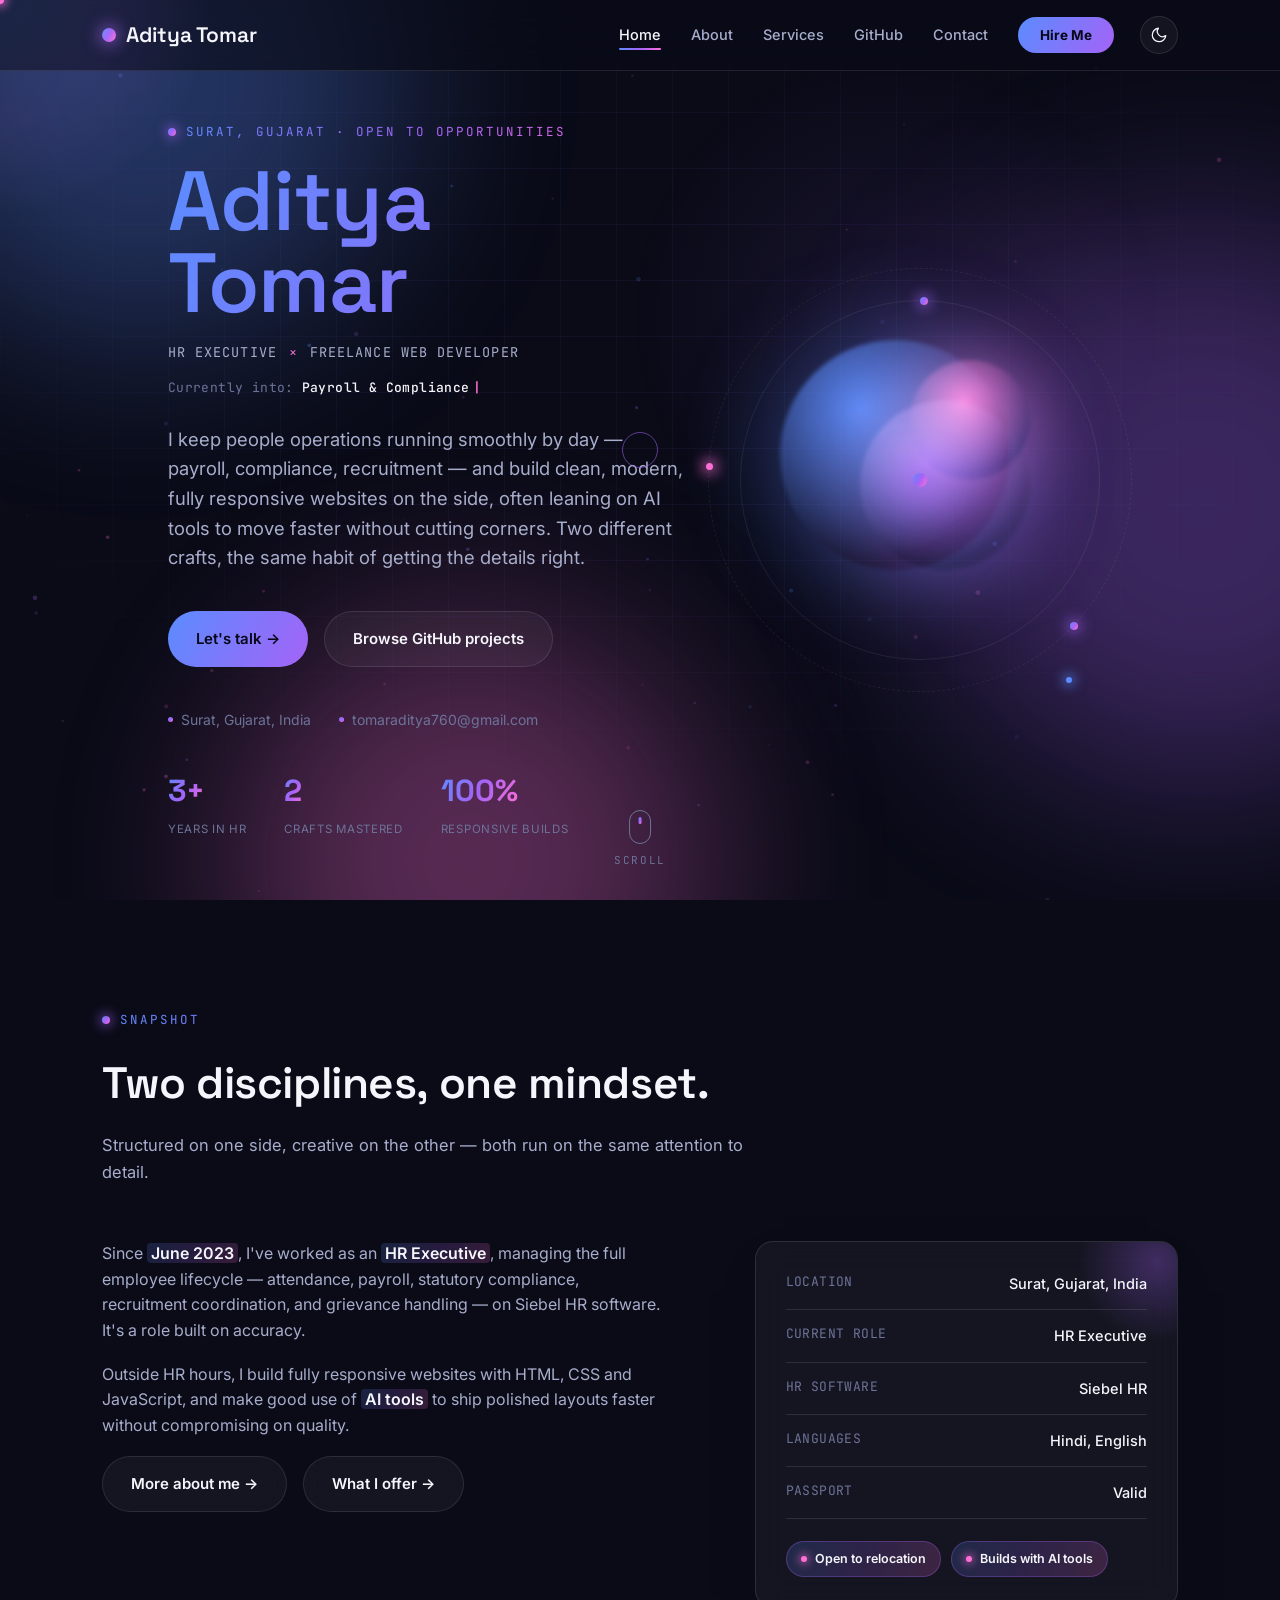
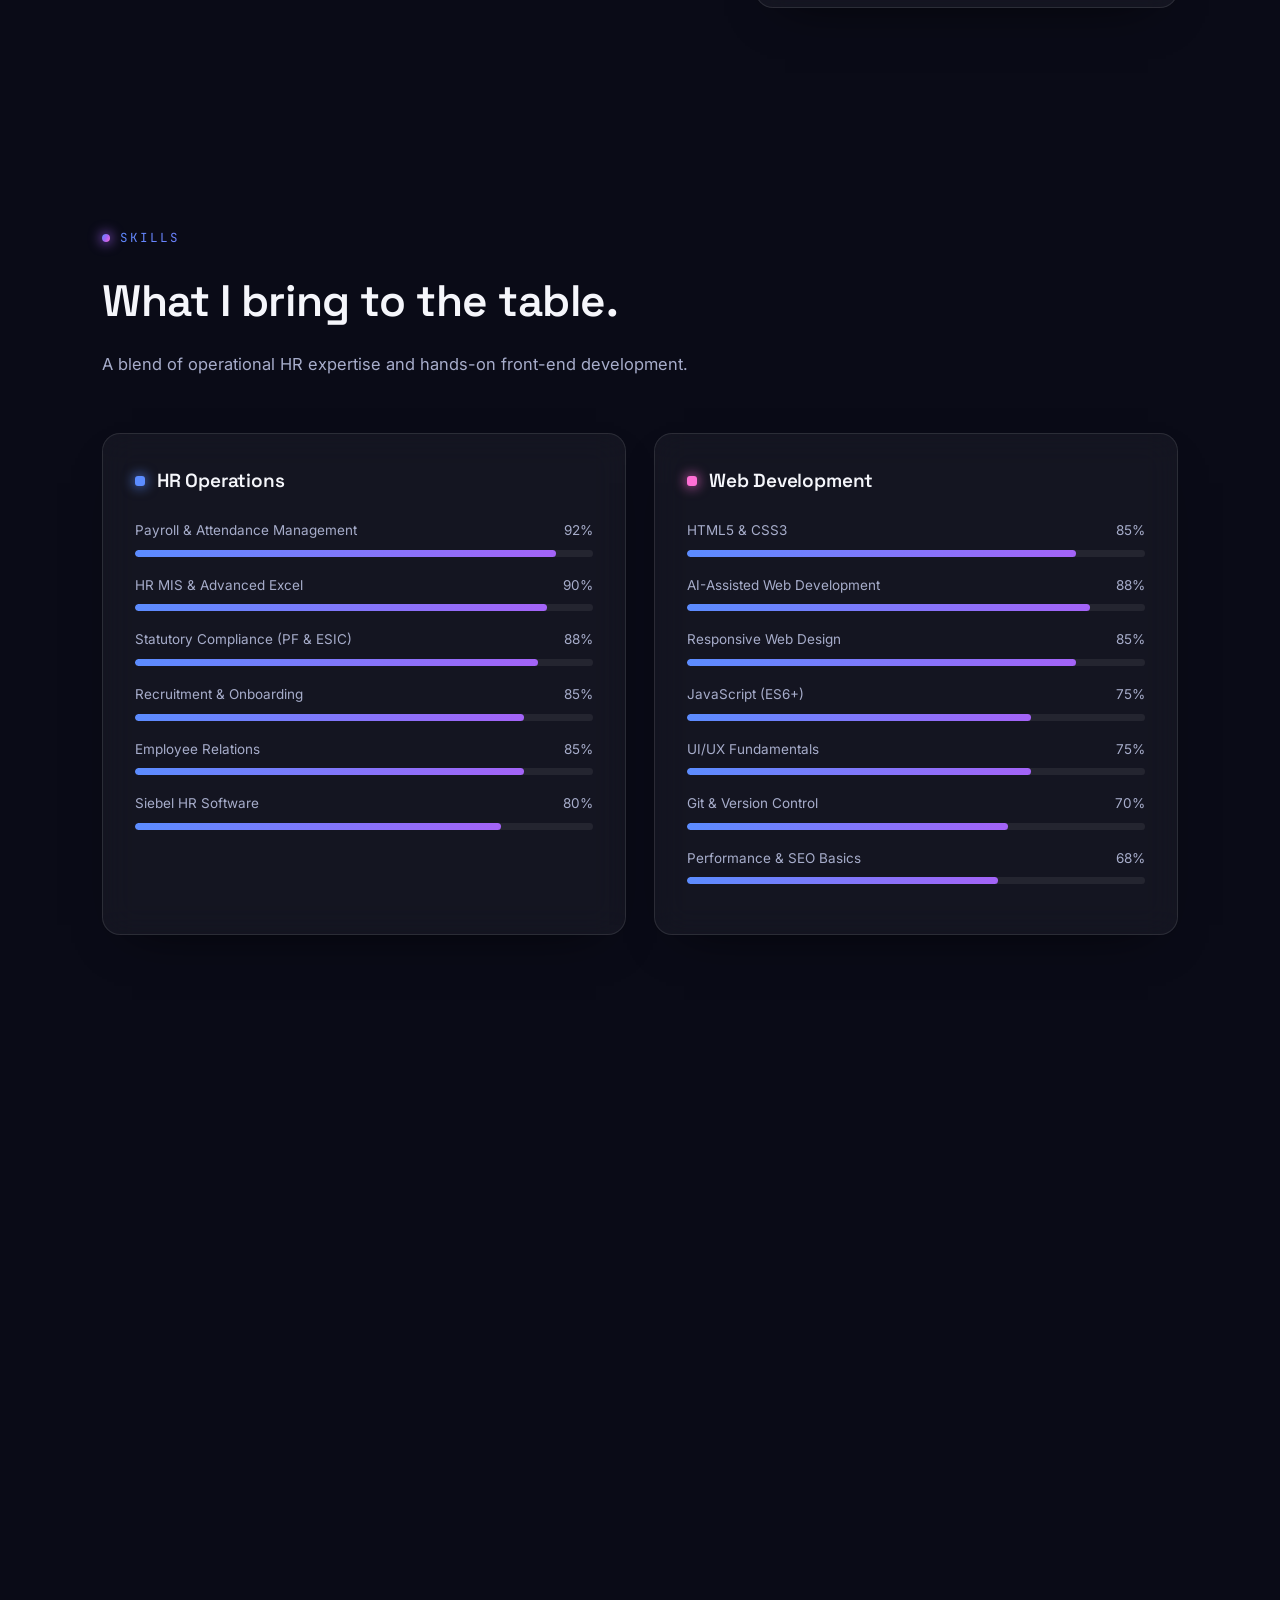
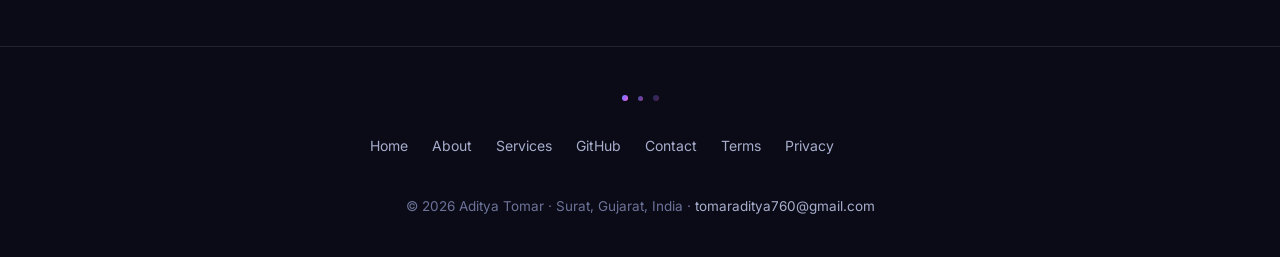
<file: index.html>
<!DOCTYPE html>
<html lang="en">
<head>
<meta charset="UTF-8">
<meta name="viewport" content="width=device-width, initial-scale=1.0">
<title>Aditya Tomar — HR Executive & Freelance Web Developer</title>
<meta name="description" content="Portfolio of Aditya Tomar — HR Executive at Tata Motors, Surat, and freelance web developer.">
<link rel="preconnect" href="https://fonts.googleapis.com"><link rel="preconnect" href="https://fonts.gstatic.com" crossorigin><link href="https://fonts.googleapis.com/css2?family=Space+Grotesk:wght@400;500;600;700&family=Inter:wght@400;500;600;700&family=JetBrains+Mono:wght@400;500&display=swap" rel="stylesheet">
<style>
/* ============ TOKENS ============ */
:root{
  --bg:#0A0B17;
  --bg-soft:#11132A;
  --glass: rgba(255,255,255,0.045);
  --glass-2: rgba(255,255,255,0.07);
  --line: rgba(255,255,255,0.10);
  --text:#F5F6FB;
  --text-muted:#A7ADCB;
  --text-dim:#6D7398;
  --blue:#5B8CFF;
  --purple:#A463F7;
  --pink:#FF6FD5;
  --grad: linear-gradient(120deg, var(--blue), var(--purple), var(--pink));
  --grad-soft: linear-gradient(120deg, rgba(91,140,255,.18), rgba(164,99,247,.18), rgba(255,111,213,.18));
  --radius: 18px;
  --radius-sm: 12px;
  --maxw: 1140px;
  --ease: cubic-bezier(.22,1,.36,1);
  --header-bg: rgba(10,11,23,0.65);
  --card-shadow: 0 20px 50px -30px rgba(0,0,0,0.8);
}

/* ============ LIGHT MODE ============ */
html.light{
  --bg:#F4F5FB;
  --bg-soft:#E9ECF8;
  --glass: rgba(10,11,40,0.035);
  --glass-2: rgba(10,11,40,0.06);
  --line: rgba(10,11,40,0.12);
  --text:#11132A;
  --text-muted:#4A5176;
  --text-dim:#7A80A3;
  --blue:#3A66E0;
  --purple:#8B3FE0;
  --pink:#E0479F;
  --grad-soft: linear-gradient(120deg, rgba(58,102,224,.12), rgba(139,63,224,.12), rgba(224,71,159,.12));
  --header-bg: rgba(244,245,251,0.7);
  --card-shadow: 0 20px 50px -32px rgba(40,40,90,0.35);
}
html.light .blob{ opacity:.18; }
html.light #particles-canvas{ opacity:.35; }

*{ margin:0; padding:0; box-sizing:border-box; }
html{ scroll-behavior:smooth; }

body{
  background:var(--bg);
  color:var(--text);
  font-family:'Inter', sans-serif;
  line-height:1.6;
  overflow-x:hidden;
  -webkit-font-smoothing:antialiased;
  position:relative;
  transition:background .4s var(--ease), color .4s var(--ease);
}

img,svg{ display:block; max-width:100%; }
a{ color:inherit; text-decoration:none; }
ul{ list-style:none; }

.wrap{ max-width:var(--maxw); margin:0 auto; padding:0 32px; }
section{ position:relative; z-index:1; padding:110px 0; }
.page-pad{ padding-top:150px; }

h1,h2,h3{ font-family:'Space Grotesk', sans-serif; font-weight:600; letter-spacing:-0.01em; }

/* ============ CUSTOM CURSOR ============ */
html.custom-cursor-active, html.custom-cursor-active *{ cursor:none !important; }
.cursor-dot{
  position:fixed; top:0; left:0; width:8px; height:8px; border-radius:50%;
  background:var(--pink); box-shadow:0 0 10px 3px rgba(255,111,213,.7);
  pointer-events:none; z-index:10000; transform:translate(-50%,-50%);
}
.cursor-ring{
  position:fixed; top:0; left:0; width:36px; height:36px; border-radius:50%;
  border:1.5px solid rgba(164,99,247,.55); pointer-events:none; z-index:9999;
  transform:translate(-50%,-50%) scale(1);
  transition:transform .25s var(--ease), border-color .25s var(--ease), background .25s var(--ease);
}
.cursor-ring.hover{ transform:translate(-50%,-50%) scale(1.9); border-color:var(--pink); background:rgba(255,111,213,.08); }
.cursor-glow{
  position:fixed; top:0; left:0; width:420px; height:420px; border-radius:50%;
  pointer-events:none; z-index:9998;
  background:radial-gradient(circle, rgba(91,140,255,.12), rgba(164,99,247,.09) 40%, transparent 72%);
  transform:translate(-50%,-50%); mix-blend-mode:screen;
}

/* ============ BACKGROUND ============ */
#particles-canvas{ position:fixed; inset:0; z-index:0; pointer-events:none; opacity:.5; }
.bg-blobs{ position:fixed; inset:0; z-index:0; overflow:hidden; pointer-events:none; }
.blob{ position:absolute; border-radius:50%; filter:blur(95px); opacity:.32; will-change:transform; }
.blob.b1{ width:520px; height:520px; background:var(--blue); top:-180px; left:-120px; animation:floatBlob 22s ease-in-out infinite; }
.blob.b2{ width:560px; height:560px; background:var(--purple); top:25%; right:-200px; animation:floatBlob 26s ease-in-out infinite reverse; }
.blob.b3{ width:480px; height:480px; background:var(--pink); bottom:-200px; left:18%; animation:floatBlob 24s ease-in-out infinite; }

@keyframes floatBlob{ 0%,100%{ transform:translate(0,0) scale(1); } 33%{ transform:translate(40px,-50px) scale(1.1); } 66%{ transform:translate(-30px,30px) scale(0.92); } }
@keyframes gradientShift{ 0%,100%{ background-position:0% 50%; } 50%{ background-position:100% 50%; } }
@keyframes floatY{ 0%,100%{ transform:translateY(0); } 50%{ transform:translateY(-16px); } }
@keyframes pulseGlow{ 0%,100%{ opacity:.55; transform:scale(1); } 50%{ opacity:1; transform:scale(1.12); } }
@keyframes spin{ to{ transform:rotate(360deg); } }
@keyframes blink{ 0%,100%{ opacity:1; } 50%{ opacity:0; } }
@keyframes bounce{ 0%,100%{ transform:translateX(-50%) translateY(0); } 50%{ transform:translateX(-50%) translateY(6px); } }
@keyframes scrollWheel{ 0%,100%{ transform:translateX(-50%) translateY(0); opacity:1; } 50%{ transform:translateX(-50%) translateY(8px); opacity:0; } }

.eyebrow{
  font-family:'JetBrains Mono', monospace; font-size:12.5px; letter-spacing:0.16em;
  text-transform:uppercase; background:var(--grad);
  -webkit-background-clip:text; background-clip:text; color:transparent;
  display:flex; align-items:center; gap:10px; margin-bottom:18px;
}
.eyebrow::before{ content:''; width:8px; height:8px; border-radius:50%; background:var(--grad); box-shadow:0 0 12px 2px rgba(164,99,247,.7); flex-shrink:0; }

.section-head{ max-width:680px; margin-bottom:56px; }
.section-head.center{ margin-left:auto; margin-right:auto; text-align:center; }
.section-head.center .eyebrow{ justify-content:center; }
.section-head h2{ font-size:clamp(30px,4vw,44px); margin-bottom:14px; }
.section-head p{ color:var(--text-muted); font-size:16.5px; }

.divider{ display:flex; align-items:center; justify-content:center; gap:10px; }
.divider span{ width:6px; height:6px; border-radius:50%; background:var(--grad); }
.divider span:nth-child(2){ opacity:.6; width:5px; height:5px; }
.divider span:nth-child(3){ opacity:.3; }

/* ============ NAV ============ */
header{
  position:fixed; top:0; left:0; right:0; z-index:100;
  background:var(--header-bg); backdrop-filter:blur(16px);
  border-bottom:1px solid var(--line); transition:background .4s var(--ease);
}
nav{ max-width:var(--maxw); margin:0 auto; padding:16px 32px; display:flex; align-items:center; justify-content:space-between; }
.logo{ font-family:'Space Grotesk', sans-serif; font-weight:600; font-size:21px; display:flex; align-items:center; gap:10px; }
.logo .mark{ width:14px; height:14px; border-radius:50%; background:var(--grad); box-shadow:0 0 16px 3px rgba(164,99,247,.6); animation:pulseGlow 3s ease-in-out infinite; }
.nav-right{ display:flex; align-items:center; gap:26px; }
.nav-links{ display:flex; align-items:center; gap:30px; font-size:14.5px; font-weight:500; }
.nav-links a{ color:var(--text-muted); position:relative; transition:color .25s var(--ease); }
.nav-links a:hover, .nav-links a.active{ color:var(--text); }
.nav-links a::after{ content:''; position:absolute; left:0; bottom:-7px; width:0; height:2px; border-radius:2px; background:var(--grad); transition:width .3s var(--ease); }
.nav-links a:hover::after, .nav-links a.active::after{ width:100%; }

.nav-cta{
  background:var(--grad); background-size:200% 200%; color:#070818 !important;
  font-weight:700; font-size:13.5px; padding:10px 22px; border-radius:30px;
  transition:transform .25s var(--ease), box-shadow .25s var(--ease);
}
.nav-cta:hover{ transform:translateY(-2px); box-shadow:0 12px 28px -8px rgba(164,99,247,.55); animation:gradientShift 2.5s ease infinite; }
.nav-cta::after{ display:none; }

/* theme toggle */
.theme-toggle{
  width:38px; height:38px; border-radius:50%; border:1px solid var(--line);
  background:var(--glass); color:var(--text); display:flex; align-items:center; justify-content:center;
  cursor:pointer; transition:transform .25s var(--ease), border-color .25s var(--ease), background .25s var(--ease);
  flex-shrink:0;
}
.theme-toggle:hover{ border-color:rgba(164,99,247,.5); transform:rotate(18deg) scale(1.08); }
.theme-toggle svg{ width:18px; height:18px; }
.theme-toggle .sun{ display:none; }
html.light .theme-toggle .sun{ display:block; }
html.light .theme-toggle .moon{ display:none; }

.burger{ display:none; width:26px; height:18px; position:relative; cursor:pointer; background:none; border:none; }
.burger span{ position:absolute; left:0; width:100%; height:1.6px; background:var(--text); transition:all .3s var(--ease); border-radius:2px; }
.burger span:nth-child(1){ top:0; } .burger span:nth-child(2){ top:8px; } .burger span:nth-child(3){ top:16px; }
.burger.open span:nth-child(1){ transform:translateY(8px) rotate(45deg); }
.burger.open span:nth-child(2){ opacity:0; }
.burger.open span:nth-child(3){ transform:translateY(-8px) rotate(-45deg); }

/* ============ BUTTONS ============ */
.btn{ display:inline-flex; align-items:center; gap:8px; padding:15px 28px; border-radius:40px; font-weight:600; font-size:15px; transition:transform .25s var(--ease), box-shadow .25s var(--ease); }
.btn-primary{ background:var(--grad); background-size:200% 200%; color:#070818; animation:gradientShift 6s ease infinite; }
.btn-primary:hover{ transform:translateY(-3px); box-shadow:0 16px 36px -10px rgba(164,99,247,.55), 0 8px 26px -8px rgba(255,111,213,.4); }
.btn-ghost{ border:1px solid var(--line); color:var(--text); background:var(--glass); backdrop-filter:blur(10px); }
.btn-ghost:hover{ border-color:rgba(164,99,247,.55); transform:translateY(-3px); box-shadow:0 12px 28px -12px rgba(91,140,255,.35); }

/* ============ HERO ============ */
.hero{ min-height:100vh; display:flex; align-items:center; padding-top:120px; padding-bottom:60px; position:relative; overflow:hidden; }
.hero::before{ content:''; position:absolute; inset:0; background: radial-gradient(circle 380px at var(--mx,70%) var(--my,35%), rgba(164,99,247,.10), transparent 70%); pointer-events:none; transition:background .15s ease-out; z-index:0; }
.hero-grid{ position:absolute; inset:0; z-index:0; pointer-events:none; background-image: linear-gradient(rgba(164,99,247,0.06) 1px, transparent 1px), linear-gradient(90deg, rgba(91,140,255,0.06) 1px, transparent 1px); background-size:56px 56px; -webkit-mask-image: radial-gradient(ellipse 70% 65% at 50% 38%, black 35%, transparent 88%); mask-image: radial-gradient(ellipse 70% 65% at 50% 38%, black 35%, transparent 88%); }
.hero .wrap{ display:grid; grid-template-columns:1.15fr 0.85fr; gap:40px; align-items:center; position:relative; z-index:1; }
.hero-copy{ opacity:0; transform:translateY(24px); animation:heroIn .9s var(--ease) forwards; }
@keyframes heroIn{ to{ opacity:1; transform:translateY(0); } }
.hero h1{ font-size:clamp(46px,7.2vw,84px); line-height:0.98; margin-bottom:18px; background:var(--grad); background-size:200% 200%; -webkit-background-clip:text; background-clip:text; color:transparent; animation:gradientShift 7s ease infinite; }
.role-line{ font-family:'JetBrains Mono', monospace; font-size:13.5px; letter-spacing:0.08em; text-transform:uppercase; color:var(--text-muted); margin-bottom:14px; display:flex; align-items:center; gap:12px; flex-wrap:wrap; }
.role-line .x{ color:var(--pink); }
.type-line{ font-family:'JetBrains Mono', monospace; font-size:13px; letter-spacing:0.03em; color:var(--text-dim); margin-bottom:26px; display:flex; align-items:center; gap:2px; flex-wrap:wrap; }
.type-line #typedText{ color:var(--text); font-weight:500; margin-left:6px; }
.type-cursor{ color:var(--pink); font-weight:600; animation:blink 1s step-end infinite; margin-left:1px; }
.hero p.tagline{ font-size:18.5px; color:var(--text-muted); max-width:520px; margin-bottom:38px; }
.btn-row{ display:flex; gap:16px; flex-wrap:wrap; margin-bottom:42px; }
.meta-row{ display:flex; gap:28px; flex-wrap:wrap; font-size:14px; color:var(--text-dim); margin-bottom:36px; }
.meta-row span{ display:flex; align-items:center; gap:8px; }
.meta-row .dot{ width:5px; height:5px; border-radius:50%; background:var(--grad); }
.hero-stats{ display:flex; gap:38px; flex-wrap:wrap; }
.stat-block{ text-align:left; }
.stat-block .stat-number{ font-family:'Space Grotesk', sans-serif; font-size:1.9rem; font-weight:700; background:var(--grad); -webkit-background-clip:text; background-clip:text; color:transparent; }
.stat-block .stat-label{ font-size:11.5px; color:var(--text-dim); text-transform:uppercase; letter-spacing:.06em; margin-top:4px; }

/* hero orb */
.orb-stage{ position:relative; height:440px; display:flex; align-items:center; justify-content:center; }
.orb-cluster{ position:relative; width:300px; height:300px; }
.orb{ position:absolute; border-radius:50%; filter:blur(2px); }
.orb.o1{ width:230px; height:230px; top:10px; left:10px; background:radial-gradient(circle at 35% 30%, rgba(91,140,255,.95), rgba(91,140,255,.05) 70%); animation:floatY 7s ease-in-out infinite, spin 30s linear infinite; box-shadow:0 0 90px 14px rgba(91,140,255,.3); }
.orb.o2{ width:170px; height:170px; top:70px; left:90px; background:radial-gradient(circle at 40% 35%, rgba(164,99,247,.95), rgba(164,99,247,.05) 70%); animation:floatY 9s ease-in-out infinite reverse; box-shadow:0 0 76px 10px rgba(164,99,247,.3); mix-blend-mode:screen; }
.orb.o3{ width:120px; height:120px; top:30px; left:140px; background:radial-gradient(circle at 45% 35%, rgba(255,111,213,.95), rgba(255,111,213,.05) 70%); animation:floatY 6s ease-in-out infinite; box-shadow:0 0 64px 10px rgba(255,111,213,.35); mix-blend-mode:screen; }
.orb-core{ position:absolute; top:50%; left:50%; width:14px; height:14px; border-radius:50%; transform:translate(-50%,-50%); background:var(--grad); box-shadow:0 0 34px 9px rgba(164,99,247,.75); animation:pulseGlow 3s ease-in-out infinite; z-index:2; }
.orb-ring{ position:absolute; inset:-30px; border-radius:50%; border:1px solid rgba(255,255,255,.08); animation:spin 40s linear infinite; }
.orb-ring::before, .orb-ring::after{ content:''; position:absolute; width:8px; height:8px; border-radius:50%; background:var(--grad); box-shadow:0 0 14px 3px rgba(164,99,247,.7); }
.orb-ring::before{ top:-4px; left:50%; }
.orb-ring::after{ bottom:8%; right:6%; }
.orbit-ring-2{ position:absolute; inset:-62px; border-radius:50%; border:1px dashed rgba(255,255,255,.07); animation:spin 55s linear infinite reverse; }
.orbit-ring-2::before{ content:''; position:absolute; top:46%; left:-3px; width:7px; height:7px; border-radius:50%; background:var(--pink); box-shadow:0 0 14px 4px rgba(255,111,213,.75); }
.orbit-ring-2::after{ content:''; position:absolute; bottom:2%; right:14%; width:6px; height:6px; border-radius:50%; background:var(--blue); box-shadow:0 0 12px 3px rgba(91,140,255,.7); }
.scroll-indicator{ position:absolute; bottom:30px; left:50%; transform:translateX(-50%); display:flex; flex-direction:column; align-items:center; gap:8px; color:var(--text-dim); font-family:'JetBrains Mono', monospace; font-size:11px; letter-spacing:.15em; text-transform:uppercase; z-index:1; animation:bounce 2.4s ease-in-out infinite; }
.scroll-indicator .mouse{ width:22px; height:34px; border:1.5px solid var(--text-dim); border-radius:12px; position:relative; }
.scroll-indicator .mouse::after{ content:''; position:absolute; top:6px; left:50%; width:3px; height:7px; background:var(--grad); border-radius:2px; transform:translateX(-50%); animation:scrollWheel 2s ease-in-out infinite; }

/* ============ ABOUT ============ */
.about-grid{ display:grid; grid-template-columns:1.4fr 1fr; gap:60px; align-items:start; }
.about-text p{ color:var(--text-muted); margin-bottom:18px; font-size:16px; max-width:560px; }
.about-text p strong{ color:var(--text); font-weight:600; background:var(--grad-soft); padding:0 4px; border-radius:4px; }
.stat-card{ background:var(--glass); border:1px solid var(--line); backdrop-filter:blur(16px); border-radius:var(--radius); padding:30px; position:relative; overflow:hidden; transition:border-color .3s var(--ease), transform .15s var(--ease); box-shadow:var(--card-shadow); }
.stat-card::after{ content:''; position:absolute; top:-60px; right:-60px; width:160px; height:160px; border-radius:50%; background:radial-gradient(circle, rgba(164,99,247,.3), transparent 70%); pointer-events:none; }
.stat-card:hover{ border-color:rgba(164,99,247,.4); }
.stat-card .row{ display:flex; justify-content:space-between; align-items:flex-start; padding:14px 0; border-bottom:1px solid var(--line); gap:16px; position:relative; z-index:1; }
.stat-card .row:last-child{ border-bottom:none; padding-bottom:0; }
.stat-card .row:first-child{ padding-top:0; }
.stat-card .label{ font-size:13px; color:var(--text-dim); font-family:'JetBrains Mono', monospace; letter-spacing:.03em; }
.stat-card .value{ font-size:14.5px; font-weight:500; text-align:right; }
.badges{ display:flex; gap:10px; flex-wrap:wrap; margin-top:22px; }
.badge{ display:inline-flex; align-items:center; gap:8px; background:var(--grad-soft); color:var(--text); font-size:12.5px; font-weight:600; padding:7px 14px; border-radius:30px; border:1px solid rgba(164,99,247,.3); }
.badge .dot{ width:6px; height:6px; border-radius:50%; background:var(--pink); box-shadow:0 0 8px 2px rgba(255,111,213,.6); }

/* ============ SKILLS ============ */
.skills-grid{ display:grid; grid-template-columns:1fr 1fr; gap:28px; }
.skill-panel{ background:var(--glass); border:1px solid var(--line); backdrop-filter:blur(16px); border-radius:var(--radius); padding:32px; transition:border-color .3s var(--ease), transform .15s var(--ease); box-shadow:var(--card-shadow); }
.skill-panel:hover{ border-color:rgba(164,99,247,.4); }
.skill-panel h3{ font-size:19px; margin-bottom:24px; display:flex; align-items:center; gap:12px; }
.skill-panel h3 .tag{ width:10px; height:10px; border-radius:3px; }
.skill-panel.hr h3 .tag{ background:var(--blue); box-shadow:0 0 12px 2px rgba(91,140,255,.6); }
.skill-panel.dev h3 .tag{ background:var(--pink); box-shadow:0 0 12px 2px rgba(255,111,213,.6); }
.skill-item{ margin-bottom:18px; }
.skill-item .top{ display:flex; justify-content:space-between; font-size:13.5px; margin-bottom:8px; color:var(--text-muted); }
.skill-bar{ height:7px; border-radius:6px; background:var(--glass-2); overflow:hidden; }
.skill-fill{ height:100%; width:0; border-radius:6px; background:var(--grad); background-size:200% 200%; animation:gradientShift 5s ease infinite; transition:width 1.3s var(--ease); }

/* ============ TIMELINE ============ */
.timeline{ display:grid; gap:24px; max-width:820px; }
.tl-item{ background:var(--glass); border:1px solid var(--line); backdrop-filter:blur(16px); border-radius:var(--radius); padding:30px; position:relative; border-left:3px solid var(--blue); transition:border-color .3s var(--ease), transform .15s var(--ease); box-shadow:var(--card-shadow); }
.tl-item.dev{ border-left-color:var(--pink); }
.tl-item:hover{ border-color:rgba(164,99,247,.4); }
.tl-item .when{ font-family:'JetBrains Mono', monospace; font-size:12px; letter-spacing:.05em; color:var(--text-dim); text-transform:uppercase; margin-bottom:10px; }
.tl-item h3{ font-size:21px; margin-bottom:4px; }
.tl-item .org{ color:var(--purple); font-size:14px; font-weight:600; margin-bottom:16px; }
.tl-item ul{ display:grid; gap:8px; }
.tl-item li{ color:var(--text-muted); font-size:14.5px; padding-left:22px; position:relative; }
.tl-item li::before{ content:''; position:absolute; left:0; top:9px; width:7px; height:7px; border-radius:50%; background:var(--grad); }

/* ============ WORK / CARDS ============ */
.work-grid{ display:grid; grid-template-columns:repeat(3,1fr); gap:24px; }
.work-card{ background:var(--glass); border:1px solid var(--line); backdrop-filter:blur(16px); border-radius:var(--radius); padding:30px; position:relative; overflow:hidden; transition:border-color .3s var(--ease); box-shadow:var(--card-shadow); }
.work-card:hover{ border-color:rgba(164,99,247,.4); }
.work-card.open{ background:var(--grad-soft); }
.work-card .tagrow{ margin-bottom:16px; }
.work-card .kind{ font-family:'JetBrains Mono', monospace; font-size:11px; letter-spacing:.08em; text-transform:uppercase; color:var(--pink); border:1px solid rgba(255,111,213,.3); padding:4px 10px; border-radius:20px; }
.work-card h3{ font-size:19px; margin-bottom:12px; }
.work-card p{ color:var(--text-muted); font-size:14.5px; margin-bottom:16px; }
.work-card .stack{ display:flex; gap:8px; flex-wrap:wrap; margin-bottom:14px; }
.work-card .stack span{ font-size:11.5px; color:var(--text-dim); background:var(--glass-2); padding:4px 10px; border-radius:20px; border:1px solid var(--line); }
.work-card .go{ color:var(--text); font-weight:600; font-size:14px; display:inline-flex; align-items:center; gap:6px; transition:gap .25s var(--ease); }
.work-card .go:hover{ gap:12px; }

/* ============ EDUCATION ============ */
.edu-grid{ display:grid; grid-template-columns:1fr 1fr; gap:24px; max-width:820px; }
.edu-card{ background:var(--glass); border:1px solid var(--line); backdrop-filter:blur(16px); border-radius:var(--radius); padding:30px; transition:border-color .3s var(--ease); box-shadow:var(--card-shadow); }
.edu-card:hover{ border-color:rgba(164,99,247,.4); }
.edu-card .year{ font-family:'JetBrains Mono', monospace; font-size:13px; color:var(--purple); margin-bottom:10px; }
.edu-card h3{ font-size:18px; margin-bottom:6px; }
.edu-card p{ color:var(--text-muted); font-size:14px; }

/* ============ PROJECTS LIBRARY ============ */
.filter-bar{ display:flex; gap:10px; flex-wrap:wrap; margin-bottom:40px; }
.filter-btn{ font-family:'JetBrains Mono', monospace; font-size:12.5px; letter-spacing:.04em; padding:9px 18px; border-radius:30px; border:1px solid var(--line); background:var(--glass); color:var(--text-muted); cursor:pointer; transition:all .25s var(--ease); }
.filter-btn:hover{ color:var(--text); border-color:rgba(164,99,247,.4); }
.filter-btn.active{ background:var(--grad); color:#070818; border-color:transparent; font-weight:700; }
.proj-count{ font-family:'JetBrains Mono', monospace; font-size:12.5px; color:var(--text-dim); margin-bottom:24px; }
.proj-grid{ display:grid; grid-template-columns:repeat(auto-fill, minmax(290px,1fr)); gap:22px; }
.proj-card{ background:var(--glass); border:1px solid var(--line); backdrop-filter:blur(16px); border-radius:var(--radius); padding:26px; display:flex; flex-direction:column; gap:14px; position:relative; overflow:hidden; transition:border-color .3s var(--ease); box-shadow:var(--card-shadow); }
.proj-card::before{ content:''; position:absolute; top:0; left:0; right:0; height:3px; background:var(--grad); transform:scaleX(0); transform-origin:left; transition:transform .4s var(--ease); }
.proj-card:hover::before{ transform:scaleX(1); }
.proj-card:hover{ border-color:rgba(164,99,247,.4); }
.proj-top{ display:flex; align-items:center; justify-content:space-between; gap:10px; }
.proj-cat{ font-family:'JetBrains Mono', monospace; font-size:10.5px; letter-spacing:.08em; text-transform:uppercase; color:var(--pink); border:1px solid rgba(255,111,213,.3); padding:4px 10px; border-radius:20px; }
.proj-badge-own{ font-family:'JetBrains Mono', monospace; font-size:10px; letter-spacing:.06em; text-transform:uppercase; color:#070818; background:var(--grad); padding:4px 9px; border-radius:20px; font-weight:700; }
.proj-card h3{ font-size:17.5px; line-height:1.3; }
.proj-card p{ color:var(--text-muted); font-size:13.5px; flex:1; }
.proj-link{ display:inline-flex; align-items:center; gap:8px; font-size:13.5px; font-weight:600; color:var(--text); transition:gap .25s var(--ease); margin-top:auto; }
.proj-link:hover{ gap:13px; color:var(--purple); }
.proj-link svg{ width:17px; height:17px; }
.no-results{ text-align:center; color:var(--text-dim); padding:50px 0; font-family:'JetBrains Mono', monospace; font-size:14px; }

/* ============ CONTACT ============ */
.contact-box{ background:var(--glass); border:1px solid var(--line); backdrop-filter:blur(18px); border-radius:26px; padding:64px 48px; text-align:center; max-width:760px; margin:0 auto; position:relative; overflow:hidden; box-shadow:var(--card-shadow); }
.contact-box::before{ content:''; position:absolute; top:-100px; left:50%; transform:translateX(-50%); width:340px; height:340px; border-radius:50%; background:radial-gradient(circle, rgba(164,99,247,.25), transparent 70%); pointer-events:none; }
.contact-box h2{ font-size:clamp(28px,4vw,40px); margin-bottom:14px; position:relative; z-index:1; }
.contact-box p{ color:var(--text-muted); max-width:480px; margin:0 auto 32px; position:relative; z-index:1; }
.contact-actions{ display:flex; gap:14px; justify-content:center; flex-wrap:wrap; position:relative; z-index:1; margin-bottom:36px; }
.social-row{ display:flex; gap:14px; justify-content:center; position:relative; z-index:1; }
.social-row a{ width:44px; height:44px; border-radius:50%; border:1px solid var(--line); background:var(--glass); display:flex; align-items:center; justify-content:center; color:var(--text-muted); transition:all .25s var(--ease); }
.social-row a:hover{ color:var(--text); border-color:rgba(164,99,247,.55); transform:translateY(-3px); }
.social-row svg{ width:20px; height:20px; }

/* contact form */
.contact-grid{ display:grid; grid-template-columns:1fr 1fr; gap:40px; align-items:start; }
.contact-info p{ color:var(--text-muted); margin-bottom:24px; max-width:420px; }
.info-list{ display:grid; gap:16px; }
.info-list .row{ display:flex; align-items:center; gap:14px; }
.info-list .ic{ width:42px; height:42px; border-radius:12px; background:var(--grad-soft); border:1px solid var(--line); display:flex; align-items:center; justify-content:center; color:var(--purple); flex-shrink:0; }
.info-list .ic svg{ width:19px; height:19px; }
.info-list .lab{ font-size:11.5px; color:var(--text-dim); text-transform:uppercase; letter-spacing:.05em; }
.info-list .val{ font-size:14.5px; font-weight:500; }
.form-card{ background:var(--glass); border:1px solid var(--line); backdrop-filter:blur(16px); border-radius:var(--radius); padding:32px; box-shadow:var(--card-shadow); }
.field{ margin-bottom:18px; }
.field label{ display:block; font-size:12.5px; color:var(--text-dim); margin-bottom:7px; font-family:'JetBrains Mono', monospace; letter-spacing:.03em; }
.field input, .field textarea{ width:100%; background:var(--glass-2); border:1px solid var(--line); border-radius:12px; padding:13px 15px; color:var(--text); font-family:inherit; font-size:14.5px; transition:border-color .25s var(--ease); }
.field input:focus, .field textarea:focus{ outline:none; border-color:rgba(164,99,247,.6); }
.field textarea{ resize:vertical; min-height:120px; }
.form-note{ font-size:12.5px; color:var(--text-dim); margin-top:6px; }

/* ============ LEGAL / PROSE ============ */
.prose{ max-width:820px; }
.prose h2{ font-size:24px; margin:40px 0 14px; }
.prose h2:first-child{ margin-top:0; }
.prose p, .prose li{ color:var(--text-muted); font-size:15.5px; margin-bottom:14px; }
.prose ul{ padding-left:22px; margin-bottom:14px; }
.prose li{ list-style:disc; margin-bottom:8px; }
.prose a{ color:var(--purple); text-decoration:underline; }
.prose strong{ color:var(--text); }
.updated{ font-family:'JetBrains Mono', monospace; font-size:12.5px; color:var(--text-dim); margin-bottom:30px; }

/* ============ CTA STRIP ============ */
.cta-strip{ background:var(--grad-soft); border:1px solid var(--line); border-radius:26px; padding:50px 40px; text-align:center; max-width:900px; margin:0 auto; }
.cta-strip h2{ font-size:clamp(26px,3.5vw,36px); margin-bottom:12px; }
.cta-strip p{ color:var(--text-muted); max-width:520px; margin:0 auto 28px; }

/* ============ FOOTER ============ */
footer{ position:relative; z-index:1; border-top:1px solid var(--line); padding:48px 32px 40px; text-align:center; color:var(--text-dim); font-size:13.5px; }
footer a{ color:var(--text-muted); transition:color .25s var(--ease); }
footer a:hover{ color:var(--text); }
.footer-nav{ display:flex; gap:24px; justify-content:center; flex-wrap:wrap; margin:18px 0 22px; font-size:14px; }
.footer-nav a{ color:var(--text-muted); }

/* ============ BACK TO TOP ============ */
.back-to-top{ position:fixed; bottom:28px; right:28px; width:46px; height:46px; border-radius:50%; background:var(--grad); border:none; color:#070818; cursor:pointer; display:flex; align-items:center; justify-content:center; opacity:0; visibility:hidden; transform:translateY(12px); transition:all .3s var(--ease); z-index:90; box-shadow:0 10px 26px -8px rgba(164,99,247,.6); }
.back-to-top.visible{ opacity:1; visibility:visible; transform:translateY(0); }
.back-to-top:hover{ transform:translateY(-3px) scale(1.06); }
.back-to-top svg{ width:20px; height:20px; }

/* ============ REVEAL ============ */
.reveal{ opacity:0; transform:translateY(30px); transition:opacity .7s var(--ease), transform .7s var(--ease); }
.reveal.in{ opacity:1; transform:translateY(0); }

/* ============ RESPONSIVE ============ */
@media (max-width:900px){
  .hero .wrap{ grid-template-columns:1fr; }
  .orb-stage{ display:none; }
  .about-grid, .skills-grid, .contact-grid{ grid-template-columns:1fr; gap:32px; }
  .work-grid{ grid-template-columns:1fr; }
  .edu-grid{ grid-template-columns:1fr; }
}
@media (max-width:768px){
  section{ padding:80px 0; }
  .page-pad{ padding-top:120px; }
  .wrap{ padding:0 22px; }
  .nav-links{
    position:fixed; top:64px; left:0; right:0;
    background:var(--header-bg); backdrop-filter:blur(18px);
    flex-direction:column; gap:22px; padding:30px 0;
    border-bottom:1px solid var(--line);
    transform:translateY(-130%); transition:transform .35s var(--ease); align-items:center;
  }
  .nav-links.open{ transform:translateY(0); }
  .nav-links a::after{ display:none; }
  .burger{ display:block; }
  .contact-box{ padding:44px 26px; }
}

@media (prefers-reduced-motion: reduce){
  *, .blob, .orb, .orb-ring, .orbit-ring-2, .orb-core, .hero h1, .btn-primary, .nav-cta, .logo .mark, .scroll-indicator, .type-cursor, .back-to-top{ animation:none !important; }
  html{ scroll-behavior:auto; }
  .reveal{ opacity:1; transform:none; }
}

</style>
</head>
<body>

<canvas id="particles-canvas" aria-hidden="true"></canvas>
<div class="bg-blobs" aria-hidden="true">
  <div class="blob b1"></div><div class="blob b2"></div><div class="blob b3"></div>
</div>
<div class="cursor-glow" id="cursorGlow" aria-hidden="true"></div>
<div class="cursor-ring" id="cursorRing" aria-hidden="true"></div>
<div class="cursor-dot" id="cursorDot" aria-hidden="true"></div>

<header>
  <nav>
    <a href="index.html" class="logo"><span class="mark"></span>Aditya Tomar</a>
    <div class="nav-right">
      <ul class="nav-links" id="navLinks">
        <li><a href="index.html" class="active">Home</a></li><li><a href="about.html">About</a></li><li><a href="services.html">Services</a></li><li><a href="projects.html">GitHub</a></li><li><a href="contact.html">Contact</a></li>
        <li><a href="contact.html" class="nav-cta">Hire Me</a></li>
      </ul>
      <button class="theme-toggle" id="themeToggle" aria-label="Toggle light / dark mode" title="Toggle theme">
        <svg class="moon" viewBox="0 0 24 24" fill="none" stroke="currentColor" stroke-width="1.7" stroke-linecap="round" stroke-linejoin="round"><path d="M21 12.79A9 9 0 1 1 11.21 3 7 7 0 0 0 21 12.79z"/></svg>
        <svg class="sun" viewBox="0 0 24 24" fill="none" stroke="currentColor" stroke-width="1.7" stroke-linecap="round" stroke-linejoin="round"><circle cx="12" cy="12" r="4.5"/><path d="M12 1.5v2M12 20.5v2M4.2 4.2l1.4 1.4M18.4 18.4l1.4 1.4M1.5 12h2M20.5 12h2M4.2 19.8l1.4-1.4M18.4 5.6l1.4-1.4"/></svg>
      </button>
      <button class="burger" id="burger" aria-label="Toggle menu"><span></span><span></span><span></span></button>
    </div>
  </nav>
</header>

<main id="top">
  <section class="hero" id="heroSection">
    <div class="hero-grid" aria-hidden="true"></div>
    <div class="wrap">
      <div class="hero-copy">
        <div class="eyebrow">Surat, Gujarat · Open to opportunities</div>
        <h1>Aditya<br>Tomar</h1>
        <div class="role-line">HR Executive <span class="x">×</span> Freelance Web Developer</div>
        <div class="type-line">Currently into:<span id="typedText"></span><span class="type-cursor">|</span></div>
        <p class="tagline">I keep people operations running smoothly by day — payroll, compliance, recruitment — and build clean, modern, fully responsive websites on the side, often leaning on AI tools to move faster without cutting corners. Two different crafts, the same habit of getting the details right.</p>
        <div class="btn-row">
          <a href="contact.html" class="btn btn-primary">Let's talk →</a>
          <a href="projects.html" class="btn btn-ghost">Browse GitHub projects</a>
        </div>
        <div class="meta-row">
          <span><span class="dot"></span>Surat, Gujarat, India</span>
          <span><span class="dot"></span>tomaraditya760@gmail.com</span>
        </div>
        <div class="hero-stats">
          <div class="stat-block"><span class="stat-number" data-count="3" data-suffix="+">0</span><div class="stat-label">Years in HR</div></div>
          <div class="stat-block"><span class="stat-number" data-count="2" data-suffix="">0</span><div class="stat-label">Crafts Mastered</div></div>
          <div class="stat-block"><span class="stat-number" data-count="100" data-suffix="%">0</span><div class="stat-label">Responsive Builds</div></div>
        </div>
      </div>
      <div class="orb-stage" aria-hidden="true">
        <div class="orb-cluster">
          <div class="orbit-ring-2"></div>
          <div class="orb-ring"></div>
          <div class="orb o1"></div>
          <div class="orb o2"></div>
          <div class="orb o3"></div>
          <div class="orb-core"></div>
        </div>
      </div>
    </div>
    <a href="#snapshot" class="scroll-indicator" aria-label="Scroll down">
      <span class="mouse"></span>
      <span>Scroll</span>
    </a>
  </section>

  <section id="snapshot">
    <div class="wrap">
      <div class="section-head reveal">
        <div class="eyebrow">Snapshot</div>
        <h2>Two disciplines, one mindset.</h2>
        <p>Structured on one side, creative on the other — both run on the same attention to detail.</p>
      </div>
      <div class="about-grid">
        <div class="about-text reveal">
          <p>Since <strong>June 2023</strong>, I've worked as an <strong>HR Executive</strong>, managing the full employee lifecycle — attendance, payroll, statutory compliance, recruitment coordination, and grievance handling — on Siebel HR software. It's a role built on accuracy.</p>
          <p>Outside HR hours, I build fully responsive websites with HTML, CSS and JavaScript, and make good use of <strong>AI tools</strong> to ship polished layouts faster without compromising on quality.</p>
          <div class="btn-row" style="margin-bottom:0;">
            <a href="about.html" class="btn btn-ghost">More about me →</a>
            <a href="services.html" class="btn btn-ghost">What I offer →</a>
          </div>
        </div>
        <div class="stat-card reveal">
          <div class="row"><span class="label">LOCATION</span><span class="value">Surat, Gujarat, India</span></div>
          <div class="row"><span class="label">CURRENT ROLE</span><span class="value">HR Executive</span></div>
          <div class="row"><span class="label">HR SOFTWARE</span><span class="value">Siebel HR</span></div>
          <div class="row"><span class="label">LANGUAGES</span><span class="value">Hindi, English</span></div>
          <div class="row"><span class="label">PASSPORT</span><span class="value">Valid</span></div>
          <div class="badges">
            <span class="badge"><span class="dot"></span>Open to relocation</span>
            <span class="badge"><span class="dot"></span>Builds with AI tools</span>
          </div>
        </div>
      </div>
    </div>
  </section>

  <section id="skills">
    <div class="wrap">
      <div class="section-head reveal">
        <div class="eyebrow">Skills</div>
        <h2>What I bring to the table.</h2>
        <p>A blend of operational HR expertise and hands-on front-end development.</p>
      </div>
      <div class="skills-grid">
        <div class="skill-panel hr reveal">
          <h3><span class="tag"></span>HR Operations</h3>
          <div class="skill-item"><div class="top"><span>Payroll & Attendance Management</span><span>92%</span></div><div class="skill-bar"><div class="skill-fill" data-level="92"></div></div></div><div class="skill-item"><div class="top"><span>HR MIS & Advanced Excel</span><span>90%</span></div><div class="skill-bar"><div class="skill-fill" data-level="90"></div></div></div><div class="skill-item"><div class="top"><span>Statutory Compliance (PF & ESIC)</span><span>88%</span></div><div class="skill-bar"><div class="skill-fill" data-level="88"></div></div></div><div class="skill-item"><div class="top"><span>Recruitment & Onboarding</span><span>85%</span></div><div class="skill-bar"><div class="skill-fill" data-level="85"></div></div></div><div class="skill-item"><div class="top"><span>Employee Relations</span><span>85%</span></div><div class="skill-bar"><div class="skill-fill" data-level="85"></div></div></div><div class="skill-item"><div class="top"><span>Siebel HR Software</span><span>80%</span></div><div class="skill-bar"><div class="skill-fill" data-level="80"></div></div></div>
        </div>
        <div class="skill-panel dev reveal">
          <h3><span class="tag"></span>Web Development</h3>
          <div class="skill-item"><div class="top"><span>HTML5 & CSS3</span><span>85%</span></div><div class="skill-bar"><div class="skill-fill" data-level="85"></div></div></div><div class="skill-item"><div class="top"><span>AI-Assisted Web Development</span><span>88%</span></div><div class="skill-bar"><div class="skill-fill" data-level="88"></div></div></div><div class="skill-item"><div class="top"><span>Responsive Web Design</span><span>85%</span></div><div class="skill-bar"><div class="skill-fill" data-level="85"></div></div></div><div class="skill-item"><div class="top"><span>JavaScript (ES6+)</span><span>75%</span></div><div class="skill-bar"><div class="skill-fill" data-level="75"></div></div></div><div class="skill-item"><div class="top"><span>UI/UX Fundamentals</span><span>75%</span></div><div class="skill-bar"><div class="skill-fill" data-level="75"></div></div></div><div class="skill-item"><div class="top"><span>Git & Version Control</span><span>70%</span></div><div class="skill-bar"><div class="skill-fill" data-level="70"></div></div></div><div class="skill-item"><div class="top"><span>Performance & SEO Basics</span><span>68%</span></div><div class="skill-bar"><div class="skill-fill" data-level="68"></div></div></div>
        </div>
      </div>
    </div>
  </section>

  <section id="home-cta">
    <div class="wrap">
      <div class="cta-strip reveal">
        <div class="eyebrow" style="justify-content:center;">Let's connect</div>
        <h2>Have a project or a role in mind?</h2>
        <p>Open to HR roles in India and abroad, freelance web builds, or just a good conversation.</p>
        <div class="contact-actions" style="display:flex;gap:14px;justify-content:center;flex-wrap:wrap;">
          <a href="contact.html" class="btn btn-primary">Get in touch →</a>
          <a href="projects.html" class="btn btn-ghost">See the code library</a>
        </div>
      </div>
    </div>
  </section>
</main>

<footer>
  <div class="divider" style="margin-bottom:18px;"><span></span><span></span><span></span></div>
  <nav class="footer-nav"><a href="index.html">Home</a><a href="about.html">About</a><a href="services.html">Services</a><a href="projects.html">GitHub</a><a href="contact.html">Contact</a><a href="terms.html">Terms</a><a href="privacy.html">Privacy</a></nav>
  &copy; 2026 Aditya Tomar · Surat, Gujarat, India · <a href="mailto:tomaraditya760@gmail.com">tomaraditya760@gmail.com</a>
</footer>

<button class="back-to-top" id="backToTop" aria-label="Back to top">
  <svg viewBox="0 0 24 24" fill="none" stroke-width="2" stroke-linecap="round" stroke-linejoin="round"><path d="M12 19V5M5 12l7-7 7 7"/></svg>
</button>

<script>
(function(){
  const reduceMotion = window.matchMedia('(prefers-reduced-motion: reduce)').matches;
  const finePointer = window.matchMedia('(pointer: fine)').matches;

  /* ===== THEME (dark default, light toggle) ===== */
  const root = document.documentElement;
  let stored = null;
  try { stored = localStorage.getItem('theme'); } catch(e){}
  if (stored === 'light') root.classList.add('light');
  const themeBtn = document.getElementById('themeToggle');
  if (themeBtn){
    themeBtn.addEventListener('click', () => {
      root.classList.toggle('light');
      try { localStorage.setItem('theme', root.classList.contains('light') ? 'light' : 'dark'); } catch(e){}
    });
  }

  /* ===== MOBILE NAV ===== */
  const burger = document.getElementById('burger');
  const navLinks = document.getElementById('navLinks');
  if (burger && navLinks){
    burger.addEventListener('click', () => { burger.classList.toggle('open'); navLinks.classList.toggle('open'); });
    navLinks.querySelectorAll('a').forEach(link => {
      link.addEventListener('click', () => { burger.classList.remove('open'); navLinks.classList.remove('open'); });
    });
  }

  /* ===== SCROLL REVEAL ===== */
  const revealEls = document.querySelectorAll('.reveal');
  if (revealEls.length){
    const ro = new IntersectionObserver((entries) => {
      entries.forEach(e => { if (e.isIntersecting){ e.target.classList.add('in'); ro.unobserve(e.target); } });
    }, { threshold: 0.12 });
    revealEls.forEach(el => ro.observe(el));
  }

  /* ===== SKILL BARS ===== */
  const skillFills = document.querySelectorAll('.skill-fill');
  if (skillFills.length){
    const so = new IntersectionObserver((entries) => {
      entries.forEach(e => { if (e.isIntersecting){ e.target.style.width = e.target.dataset.level + '%'; so.unobserve(e.target); } });
    }, { threshold: 0.3 });
    skillFills.forEach(el => so.observe(el));
  }

  /* ===== ACTIVE NAV (in-page sections) ===== */
  const sections = document.querySelectorAll('main section[id]');
  const navAnchors = document.querySelectorAll('.nav-links a[data-sec]');
  if (sections.length && navAnchors.length){
    const no = new IntersectionObserver((entries) => {
      entries.forEach(e => {
        if (e.isIntersecting){
          const id = e.target.getAttribute('id');
          navAnchors.forEach(a => a.classList.toggle('active', a.getAttribute('data-sec') === id));
        }
      });
    }, { rootMargin: '-45% 0px -50% 0px' });
    sections.forEach(s => no.observe(s));
  }

  /* ===== HERO MOUSE GLOW ===== */
  const heroSection = document.getElementById('heroSection');
  if (heroSection){
    heroSection.addEventListener('mousemove', (e) => {
      const r = heroSection.getBoundingClientRect();
      heroSection.style.setProperty('--mx', (e.clientX - r.left) + 'px');
      heroSection.style.setProperty('--my', (e.clientY - r.top) + 'px');
    });
  }

  /* ===== STAT COUNT-UP ===== */
  const heroStats = document.querySelector('.hero-stats');
  if (heroStats){
    const sto = new IntersectionObserver((entries) => {
      entries.forEach(entry => {
        if (entry.isIntersecting){
          entry.target.querySelectorAll('.stat-number').forEach(el => {
            const target = parseInt(el.dataset.count, 10);
            const suffix = el.dataset.suffix || '';
            if (reduceMotion){ el.textContent = target + suffix; return; }
            let cur = 0; const step = Math.max(target / 40, 0.5);
            const t = setInterval(() => {
              cur += step;
              if (cur >= target){ el.textContent = target + suffix; clearInterval(t); }
              else el.textContent = Math.floor(cur) + suffix;
            }, 30);
          });
          sto.unobserve(entry.target);
        }
      });
    }, { threshold: 0.4 });
    sto.observe(heroStats);
  }

  /* ===== TYPING EFFECT ===== */
  const typedEl = document.getElementById('typedText');
  if (typedEl){
    const words = ['Payroll & Compliance', 'Responsive Web Design', 'AI-Assisted Workflows', 'People Operations', 'Clean, Modern UI'];
    if (reduceMotion){ typedEl.textContent = ' ' + words[0]; }
    else {
      let wi = 0, ci = 0, del = false;
      (function loop(){
        const w = words[wi];
        ci += del ? -1 : 1;
        typedEl.textContent = ' ' + w.substring(0, ci);
        let speed = del ? 35 : 75;
        if (!del && ci === w.length){ speed = 1700; del = true; }
        else if (del && ci === 0){ del = false; wi = (wi + 1) % words.length; speed = 400; }
        setTimeout(loop, speed);
      })();
    }
  }

  /* ===== BACK TO TOP ===== */
  const btt = document.getElementById('backToTop');
  if (btt){
    window.addEventListener('scroll', () => btt.classList.toggle('visible', window.scrollY > 500));
    btt.addEventListener('click', () => window.scrollTo({ top: 0, behavior: reduceMotion ? 'auto' : 'smooth' }));
  }

  /* ===== CUSTOM CURSOR ===== */
  const dot = document.getElementById('cursorDot');
  const ring = document.getElementById('cursorRing');
  const glow = document.getElementById('cursorGlow');
  if (dot && ring && glow){
    if (finePointer && !reduceMotion){
      root.classList.add('custom-cursor-active');
      let mx = innerWidth/2, my = innerHeight/2, rx = mx, ry = my;
      document.addEventListener('mousemove', (e) => {
        mx = e.clientX; my = e.clientY;
        dot.style.left = mx+'px'; dot.style.top = my+'px';
        glow.style.left = mx+'px'; glow.style.top = my+'px';
      });
      (function animate(){ rx += (mx-rx)*0.16; ry += (my-ry)*0.16; ring.style.left = rx+'px'; ring.style.top = ry+'px'; requestAnimationFrame(animate); })();
      const bind = () => document.querySelectorAll('a, button, .work-card, .skill-panel, .edu-card, .stat-card, .proj-card, .filter-btn').forEach(el => {
        el.addEventListener('mouseenter', () => ring.classList.add('hover'));
        el.addEventListener('mouseleave', () => ring.classList.remove('hover'));
      });
      bind();
      window.__bindCursor = bind;
    } else { dot.style.display='none'; ring.style.display='none'; glow.style.display='none'; }
  }

  /* ===== TILT ON CARDS ===== */
  if (innerWidth > 768 && !reduceMotion){
    const bindTilt = () => document.querySelectorAll('.work-card, .skill-panel, .edu-card, .stat-card, .proj-card').forEach(card => {
      if (card.__tilt) return; card.__tilt = true;
      card.addEventListener('mousemove', (e) => {
        const r = card.getBoundingClientRect();
        const x = e.clientX - r.left, y = e.clientY - r.top;
        const rX = (y - r.height/2)/26, rY = (r.width/2 - x)/26;
        card.style.transform = `perspective(900px) rotateX(${rX}deg) rotateY(${rY}deg) translateY(-4px)`;
      });
      card.addEventListener('mouseleave', () => { card.style.transform = ''; });
    });
    bindTilt();
    window.__bindTilt = bindTilt;
  }

  /* ===== PARTICLE NETWORK ===== */
  const canvas = document.getElementById('particles-canvas');
  if (canvas){
    const ctx = canvas.getContext('2d');
    let particles = [];
    const palette = ['91,140,255','164,99,247','255,111,213'];
    function resize(){ canvas.width = innerWidth; canvas.height = innerHeight; }
    resize();
    class P{ constructor(){ this.reset(); }
      reset(){ this.x=Math.random()*canvas.width; this.y=Math.random()*canvas.height; this.size=Math.random()*1.8+0.6; this.sx=(Math.random()-0.5)*0.4; this.sy=(Math.random()-0.5)*0.4; this.op=Math.random()*0.4+0.15; this.c=palette[Math.floor(Math.random()*palette.length)]; }
      update(){ this.x+=this.sx; this.y+=this.sy; if(this.x<0||this.x>canvas.width)this.sx*=-1; if(this.y<0||this.y>canvas.height)this.sy*=-1; }
      draw(){ ctx.beginPath(); ctx.arc(this.x,this.y,this.size,0,Math.PI*2); ctx.fillStyle=`rgba(${this.c},${this.op})`; ctx.fill(); }
    }
    function init(){ const n=Math.min(60,Math.floor((canvas.width*canvas.height)/19000)); particles=[]; for(let i=0;i<n;i++)particles.push(new P()); }
    init();
    function conn(){ for(let i=0;i<particles.length;i++)for(let j=i+1;j<particles.length;j++){ const dx=particles[i].x-particles[j].x, dy=particles[i].y-particles[j].y, d=Math.sqrt(dx*dx+dy*dy); if(d<110){ ctx.beginPath(); ctx.moveTo(particles[i].x,particles[i].y); ctx.lineTo(particles[j].x,particles[j].y); ctx.strokeStyle=`rgba(${particles[i].c},${0.07*(1-d/110)})`; ctx.lineWidth=0.6; ctx.stroke(); } } }
    function loop(){ ctx.clearRect(0,0,canvas.width,canvas.height); particles.forEach(p=>{p.update();p.draw();}); conn(); requestAnimationFrame(loop); }
    if (reduceMotion){ particles.forEach(p=>p.draw()); } else { loop(); }
    window.addEventListener('resize', () => { resize(); init(); if(reduceMotion){ ctx.clearRect(0,0,canvas.width,canvas.height); particles.forEach(p=>p.draw()); } });
  }

  /* ===== PROJECTS FILTER ===== */
  const filterBar = document.getElementById('filterBar');
  if (filterBar){
    const cards = Array.from(document.querySelectorAll('.proj-card'));
    const countEl = document.getElementById('projCount');
    const noRes = document.getElementById('noResults');
    const searchInput = document.getElementById('projSearch');
    let activeCat = 'All';
    function apply(){
      const q = (searchInput ? searchInput.value : '').trim().toLowerCase();
      let shown = 0;
      cards.forEach(c => {
        const cat = c.dataset.cat;
        const txt = (c.dataset.search || '').toLowerCase();
        const matchCat = activeCat === 'All' || cat === activeCat;
        const matchQ = !q || txt.includes(q);
        const vis = matchCat && matchQ;
        c.style.display = vis ? '' : 'none';
        if (vis) shown++;
      });
      if (countEl) countEl.textContent = shown + (shown === 1 ? ' project' : ' projects') + (activeCat !== 'All' ? ' in ' + activeCat : '');
      if (noRes) noRes.style.display = shown === 0 ? 'block' : 'none';
    }
    filterBar.querySelectorAll('.filter-btn').forEach(b => {
      b.addEventListener('click', () => {
        filterBar.querySelectorAll('.filter-btn').forEach(x => x.classList.remove('active'));
        b.classList.add('active');
        activeCat = b.dataset.filter;
        apply();
      });
    });
    if (searchInput) searchInput.addEventListener('input', apply);
    apply();
  }

  /* ===== CONTACT FORM (mailto) ===== */
  const form = document.getElementById('contactForm');
  if (form){
    form.addEventListener('submit', (e) => {
      e.preventDefault();
      const name = encodeURIComponent(form.name.value || '');
      const email = encodeURIComponent(form.email.value || '');
      const msg = encodeURIComponent(form.message.value || '');
      const body = `Name: ${decodeURIComponent(name)}%0D%0AEmail: ${decodeURIComponent(email)}%0D%0A%0D%0A${decodeURIComponent(msg)}`;
      window.location.href = `mailto:tomaraditya760@gmail.com?subject=Portfolio enquiry from ${decodeURIComponent(name)}&body=${body}`;
      const status = document.getElementById('formStatus');
      if (status) status.textContent = 'Opening your email app…';
    });
  }
})();

</script>
</body>
</html>
</file>
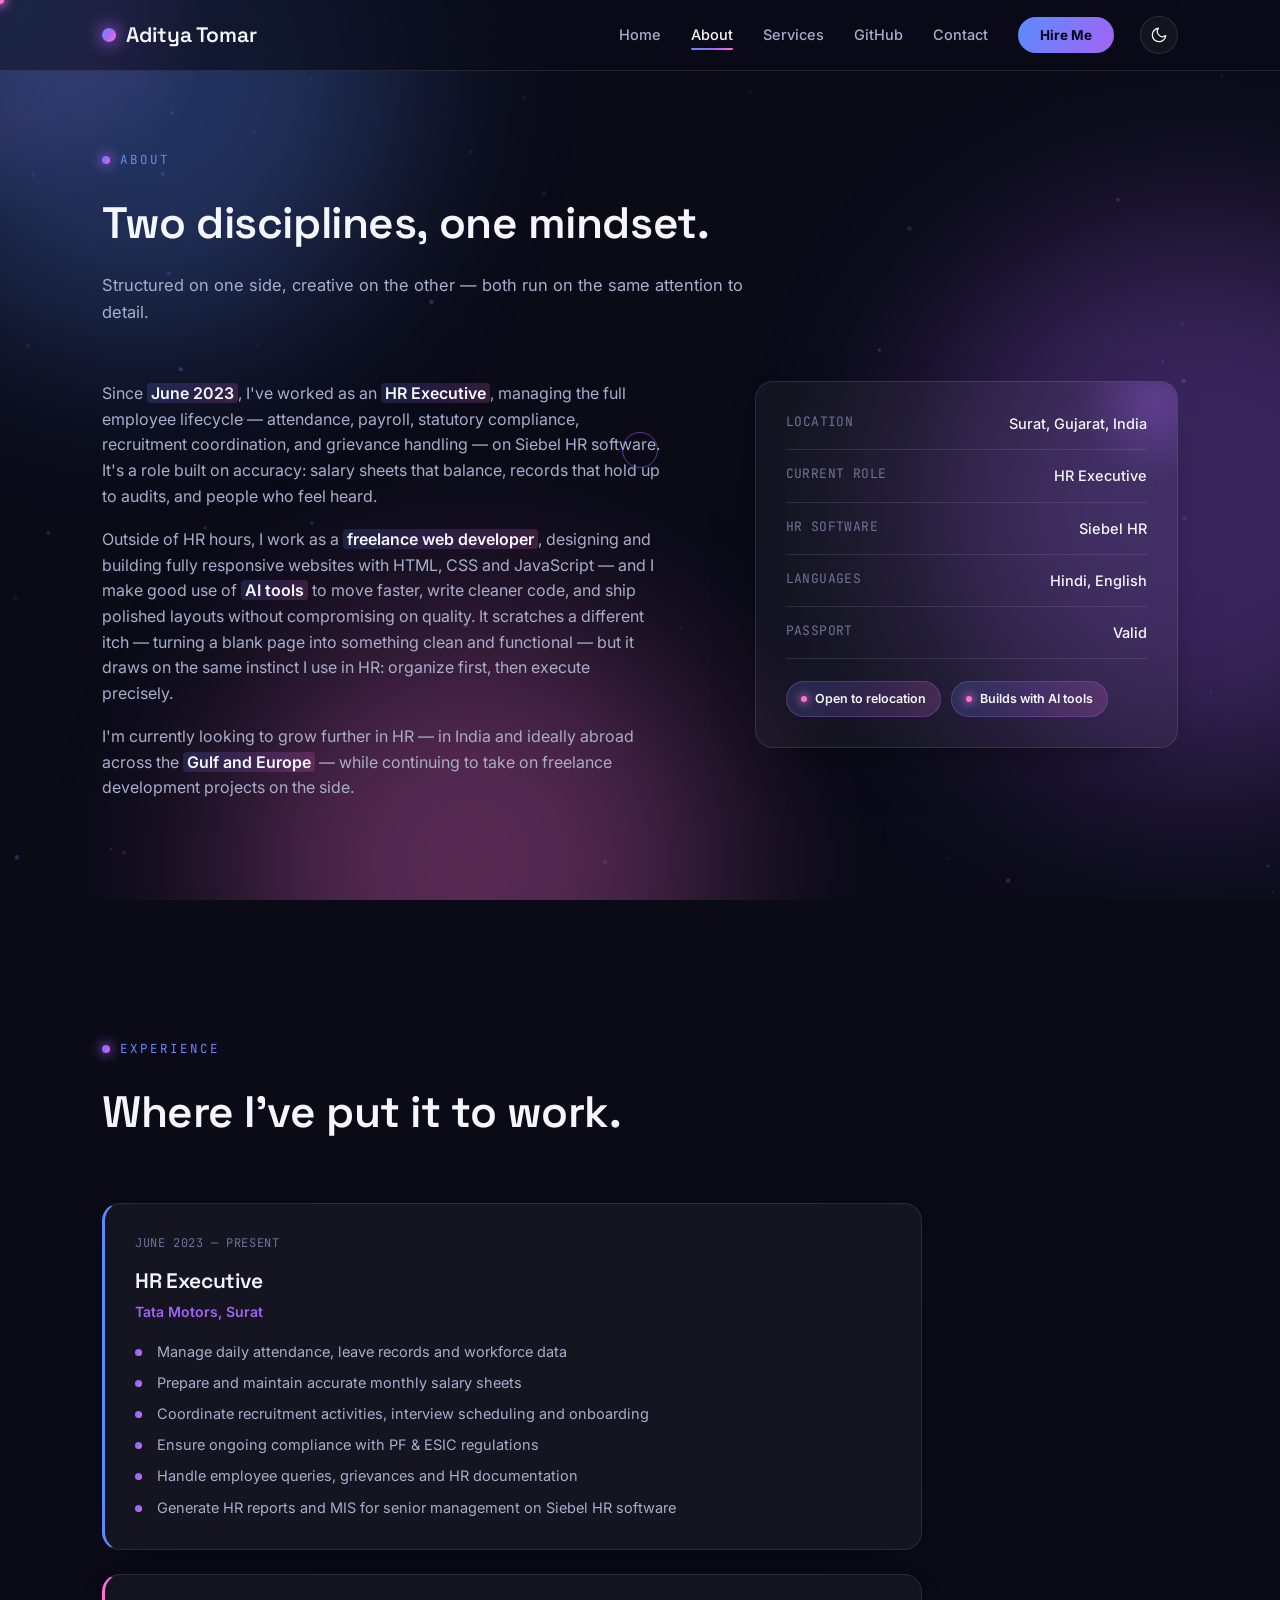
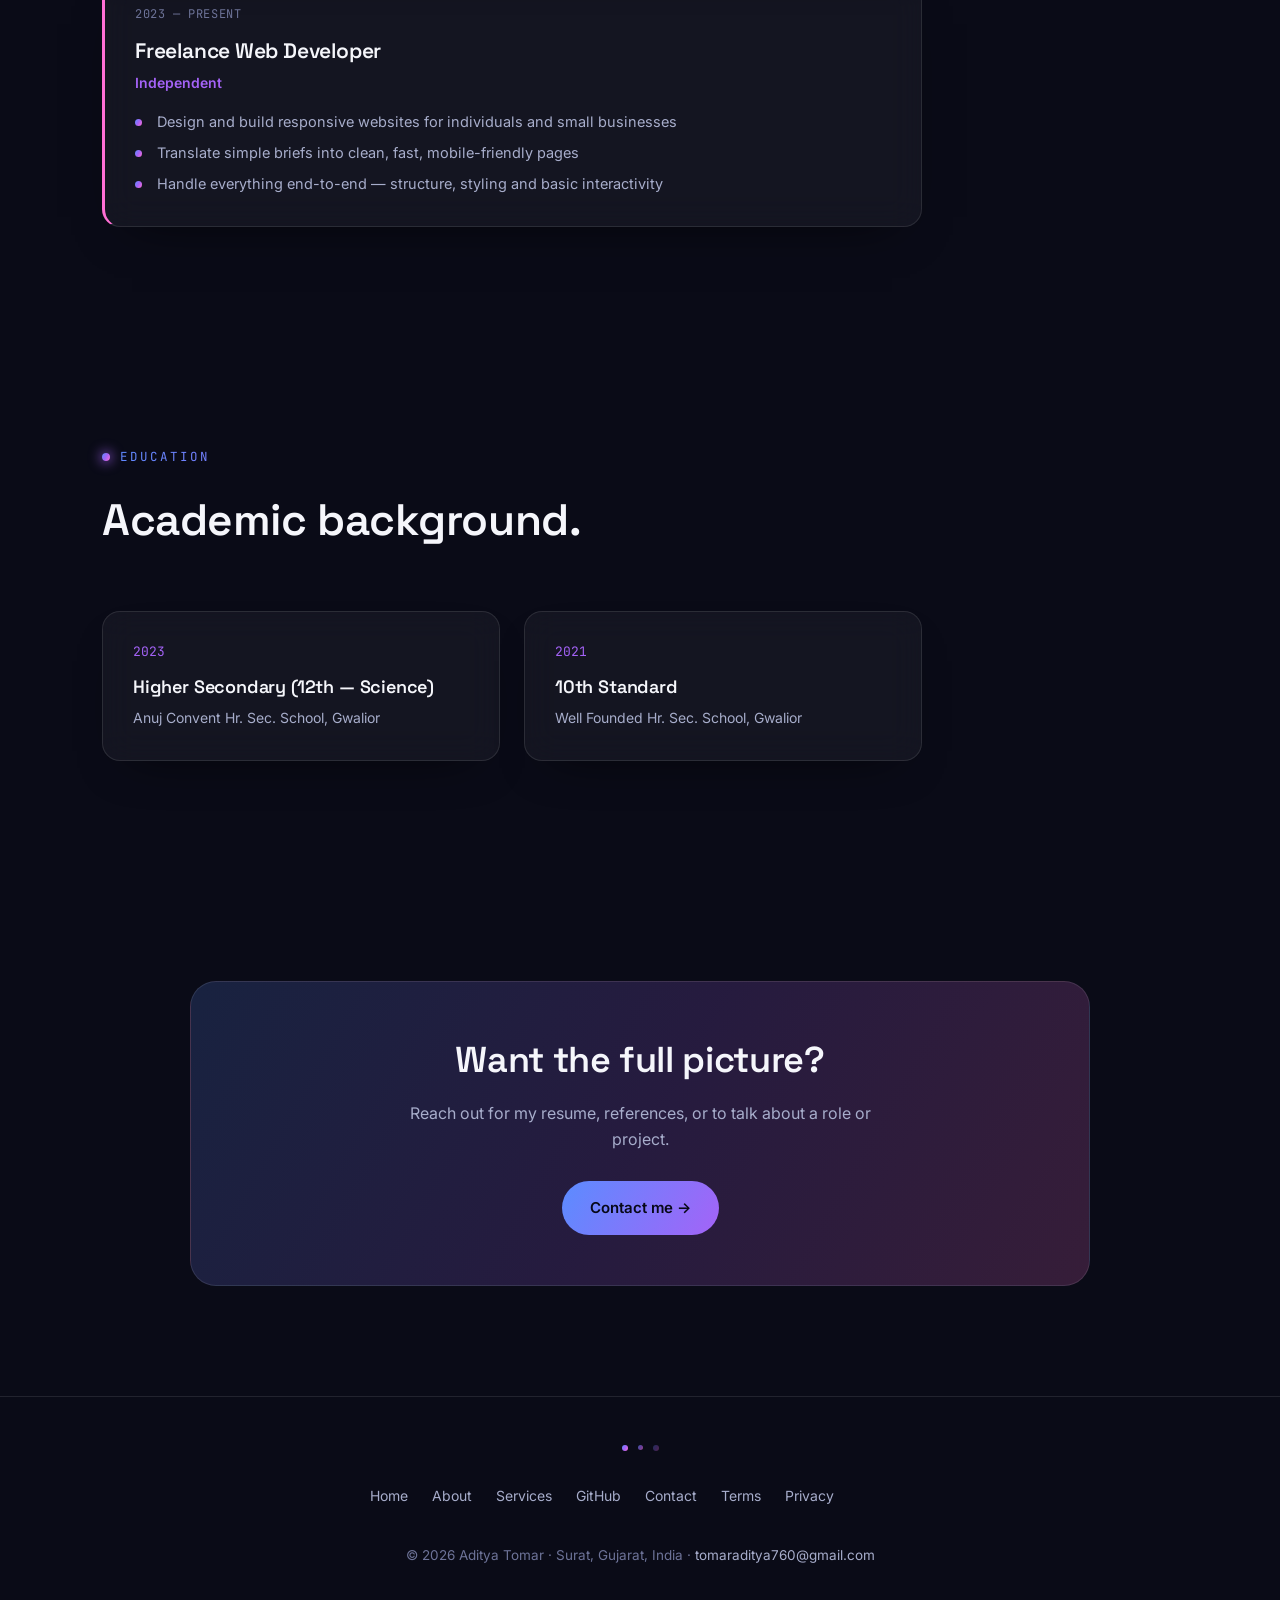
<file: about.html>
<!DOCTYPE html>
<html lang="en">
<head>
<meta charset="UTF-8">
<meta name="viewport" content="width=device-width, initial-scale=1.0">
<title>About — Aditya Tomar</title>
<meta name="description" content="About Aditya Tomar — HR Executive and freelance web developer based in Surat, Gujarat.">
<link rel="preconnect" href="https://fonts.googleapis.com"><link rel="preconnect" href="https://fonts.gstatic.com" crossorigin><link href="https://fonts.googleapis.com/css2?family=Space+Grotesk:wght@400;500;600;700&family=Inter:wght@400;500;600;700&family=JetBrains+Mono:wght@400;500&display=swap" rel="stylesheet">
<style>
/* ============ TOKENS ============ */
:root{
  --bg:#0A0B17;
  --bg-soft:#11132A;
  --glass: rgba(255,255,255,0.045);
  --glass-2: rgba(255,255,255,0.07);
  --line: rgba(255,255,255,0.10);
  --text:#F5F6FB;
  --text-muted:#A7ADCB;
  --text-dim:#6D7398;
  --blue:#5B8CFF;
  --purple:#A463F7;
  --pink:#FF6FD5;
  --grad: linear-gradient(120deg, var(--blue), var(--purple), var(--pink));
  --grad-soft: linear-gradient(120deg, rgba(91,140,255,.18), rgba(164,99,247,.18), rgba(255,111,213,.18));
  --radius: 18px;
  --radius-sm: 12px;
  --maxw: 1140px;
  --ease: cubic-bezier(.22,1,.36,1);
  --header-bg: rgba(10,11,23,0.65);
  --card-shadow: 0 20px 50px -30px rgba(0,0,0,0.8);
}

/* ============ LIGHT MODE ============ */
html.light{
  --bg:#F4F5FB;
  --bg-soft:#E9ECF8;
  --glass: rgba(10,11,40,0.035);
  --glass-2: rgba(10,11,40,0.06);
  --line: rgba(10,11,40,0.12);
  --text:#11132A;
  --text-muted:#4A5176;
  --text-dim:#7A80A3;
  --blue:#3A66E0;
  --purple:#8B3FE0;
  --pink:#E0479F;
  --grad-soft: linear-gradient(120deg, rgba(58,102,224,.12), rgba(139,63,224,.12), rgba(224,71,159,.12));
  --header-bg: rgba(244,245,251,0.7);
  --card-shadow: 0 20px 50px -32px rgba(40,40,90,0.35);
}
html.light .blob{ opacity:.18; }
html.light #particles-canvas{ opacity:.35; }

*{ margin:0; padding:0; box-sizing:border-box; }
html{ scroll-behavior:smooth; }

body{
  background:var(--bg);
  color:var(--text);
  font-family:'Inter', sans-serif;
  line-height:1.6;
  overflow-x:hidden;
  -webkit-font-smoothing:antialiased;
  position:relative;
  transition:background .4s var(--ease), color .4s var(--ease);
}

img,svg{ display:block; max-width:100%; }
a{ color:inherit; text-decoration:none; }
ul{ list-style:none; }

.wrap{ max-width:var(--maxw); margin:0 auto; padding:0 32px; }
section{ position:relative; z-index:1; padding:110px 0; }
.page-pad{ padding-top:150px; }

h1,h2,h3{ font-family:'Space Grotesk', sans-serif; font-weight:600; letter-spacing:-0.01em; }

/* ============ CUSTOM CURSOR ============ */
html.custom-cursor-active, html.custom-cursor-active *{ cursor:none !important; }
.cursor-dot{
  position:fixed; top:0; left:0; width:8px; height:8px; border-radius:50%;
  background:var(--pink); box-shadow:0 0 10px 3px rgba(255,111,213,.7);
  pointer-events:none; z-index:10000; transform:translate(-50%,-50%);
}
.cursor-ring{
  position:fixed; top:0; left:0; width:36px; height:36px; border-radius:50%;
  border:1.5px solid rgba(164,99,247,.55); pointer-events:none; z-index:9999;
  transform:translate(-50%,-50%) scale(1);
  transition:transform .25s var(--ease), border-color .25s var(--ease), background .25s var(--ease);
}
.cursor-ring.hover{ transform:translate(-50%,-50%) scale(1.9); border-color:var(--pink); background:rgba(255,111,213,.08); }
.cursor-glow{
  position:fixed; top:0; left:0; width:420px; height:420px; border-radius:50%;
  pointer-events:none; z-index:9998;
  background:radial-gradient(circle, rgba(91,140,255,.12), rgba(164,99,247,.09) 40%, transparent 72%);
  transform:translate(-50%,-50%); mix-blend-mode:screen;
}

/* ============ BACKGROUND ============ */
#particles-canvas{ position:fixed; inset:0; z-index:0; pointer-events:none; opacity:.5; }
.bg-blobs{ position:fixed; inset:0; z-index:0; overflow:hidden; pointer-events:none; }
.blob{ position:absolute; border-radius:50%; filter:blur(95px); opacity:.32; will-change:transform; }
.blob.b1{ width:520px; height:520px; background:var(--blue); top:-180px; left:-120px; animation:floatBlob 22s ease-in-out infinite; }
.blob.b2{ width:560px; height:560px; background:var(--purple); top:25%; right:-200px; animation:floatBlob 26s ease-in-out infinite reverse; }
.blob.b3{ width:480px; height:480px; background:var(--pink); bottom:-200px; left:18%; animation:floatBlob 24s ease-in-out infinite; }

@keyframes floatBlob{ 0%,100%{ transform:translate(0,0) scale(1); } 33%{ transform:translate(40px,-50px) scale(1.1); } 66%{ transform:translate(-30px,30px) scale(0.92); } }
@keyframes gradientShift{ 0%,100%{ background-position:0% 50%; } 50%{ background-position:100% 50%; } }
@keyframes floatY{ 0%,100%{ transform:translateY(0); } 50%{ transform:translateY(-16px); } }
@keyframes pulseGlow{ 0%,100%{ opacity:.55; transform:scale(1); } 50%{ opacity:1; transform:scale(1.12); } }
@keyframes spin{ to{ transform:rotate(360deg); } }
@keyframes blink{ 0%,100%{ opacity:1; } 50%{ opacity:0; } }
@keyframes bounce{ 0%,100%{ transform:translateX(-50%) translateY(0); } 50%{ transform:translateX(-50%) translateY(6px); } }
@keyframes scrollWheel{ 0%,100%{ transform:translateX(-50%) translateY(0); opacity:1; } 50%{ transform:translateX(-50%) translateY(8px); opacity:0; } }

.eyebrow{
  font-family:'JetBrains Mono', monospace; font-size:12.5px; letter-spacing:0.16em;
  text-transform:uppercase; background:var(--grad);
  -webkit-background-clip:text; background-clip:text; color:transparent;
  display:flex; align-items:center; gap:10px; margin-bottom:18px;
}
.eyebrow::before{ content:''; width:8px; height:8px; border-radius:50%; background:var(--grad); box-shadow:0 0 12px 2px rgba(164,99,247,.7); flex-shrink:0; }

.section-head{ max-width:680px; margin-bottom:56px; }
.section-head.center{ margin-left:auto; margin-right:auto; text-align:center; }
.section-head.center .eyebrow{ justify-content:center; }
.section-head h2{ font-size:clamp(30px,4vw,44px); margin-bottom:14px; }
.section-head p{ color:var(--text-muted); font-size:16.5px; }

.divider{ display:flex; align-items:center; justify-content:center; gap:10px; }
.divider span{ width:6px; height:6px; border-radius:50%; background:var(--grad); }
.divider span:nth-child(2){ opacity:.6; width:5px; height:5px; }
.divider span:nth-child(3){ opacity:.3; }

/* ============ NAV ============ */
header{
  position:fixed; top:0; left:0; right:0; z-index:100;
  background:var(--header-bg); backdrop-filter:blur(16px);
  border-bottom:1px solid var(--line); transition:background .4s var(--ease);
}
nav{ max-width:var(--maxw); margin:0 auto; padding:16px 32px; display:flex; align-items:center; justify-content:space-between; }
.logo{ font-family:'Space Grotesk', sans-serif; font-weight:600; font-size:21px; display:flex; align-items:center; gap:10px; }
.logo .mark{ width:14px; height:14px; border-radius:50%; background:var(--grad); box-shadow:0 0 16px 3px rgba(164,99,247,.6); animation:pulseGlow 3s ease-in-out infinite; }
.nav-right{ display:flex; align-items:center; gap:26px; }
.nav-links{ display:flex; align-items:center; gap:30px; font-size:14.5px; font-weight:500; }
.nav-links a{ color:var(--text-muted); position:relative; transition:color .25s var(--ease); }
.nav-links a:hover, .nav-links a.active{ color:var(--text); }
.nav-links a::after{ content:''; position:absolute; left:0; bottom:-7px; width:0; height:2px; border-radius:2px; background:var(--grad); transition:width .3s var(--ease); }
.nav-links a:hover::after, .nav-links a.active::after{ width:100%; }

.nav-cta{
  background:var(--grad); background-size:200% 200%; color:#070818 !important;
  font-weight:700; font-size:13.5px; padding:10px 22px; border-radius:30px;
  transition:transform .25s var(--ease), box-shadow .25s var(--ease);
}
.nav-cta:hover{ transform:translateY(-2px); box-shadow:0 12px 28px -8px rgba(164,99,247,.55); animation:gradientShift 2.5s ease infinite; }
.nav-cta::after{ display:none; }

/* theme toggle */
.theme-toggle{
  width:38px; height:38px; border-radius:50%; border:1px solid var(--line);
  background:var(--glass); color:var(--text); display:flex; align-items:center; justify-content:center;
  cursor:pointer; transition:transform .25s var(--ease), border-color .25s var(--ease), background .25s var(--ease);
  flex-shrink:0;
}
.theme-toggle:hover{ border-color:rgba(164,99,247,.5); transform:rotate(18deg) scale(1.08); }
.theme-toggle svg{ width:18px; height:18px; }
.theme-toggle .sun{ display:none; }
html.light .theme-toggle .sun{ display:block; }
html.light .theme-toggle .moon{ display:none; }

.burger{ display:none; width:26px; height:18px; position:relative; cursor:pointer; background:none; border:none; }
.burger span{ position:absolute; left:0; width:100%; height:1.6px; background:var(--text); transition:all .3s var(--ease); border-radius:2px; }
.burger span:nth-child(1){ top:0; } .burger span:nth-child(2){ top:8px; } .burger span:nth-child(3){ top:16px; }
.burger.open span:nth-child(1){ transform:translateY(8px) rotate(45deg); }
.burger.open span:nth-child(2){ opacity:0; }
.burger.open span:nth-child(3){ transform:translateY(-8px) rotate(-45deg); }

/* ============ BUTTONS ============ */
.btn{ display:inline-flex; align-items:center; gap:8px; padding:15px 28px; border-radius:40px; font-weight:600; font-size:15px; transition:transform .25s var(--ease), box-shadow .25s var(--ease); }
.btn-primary{ background:var(--grad); background-size:200% 200%; color:#070818; animation:gradientShift 6s ease infinite; }
.btn-primary:hover{ transform:translateY(-3px); box-shadow:0 16px 36px -10px rgba(164,99,247,.55), 0 8px 26px -8px rgba(255,111,213,.4); }
.btn-ghost{ border:1px solid var(--line); color:var(--text); background:var(--glass); backdrop-filter:blur(10px); }
.btn-ghost:hover{ border-color:rgba(164,99,247,.55); transform:translateY(-3px); box-shadow:0 12px 28px -12px rgba(91,140,255,.35); }

/* ============ HERO ============ */
.hero{ min-height:100vh; display:flex; align-items:center; padding-top:120px; padding-bottom:60px; position:relative; overflow:hidden; }
.hero::before{ content:''; position:absolute; inset:0; background: radial-gradient(circle 380px at var(--mx,70%) var(--my,35%), rgba(164,99,247,.10), transparent 70%); pointer-events:none; transition:background .15s ease-out; z-index:0; }
.hero-grid{ position:absolute; inset:0; z-index:0; pointer-events:none; background-image: linear-gradient(rgba(164,99,247,0.06) 1px, transparent 1px), linear-gradient(90deg, rgba(91,140,255,0.06) 1px, transparent 1px); background-size:56px 56px; -webkit-mask-image: radial-gradient(ellipse 70% 65% at 50% 38%, black 35%, transparent 88%); mask-image: radial-gradient(ellipse 70% 65% at 50% 38%, black 35%, transparent 88%); }
.hero .wrap{ display:grid; grid-template-columns:1.15fr 0.85fr; gap:40px; align-items:center; position:relative; z-index:1; }
.hero-copy{ opacity:0; transform:translateY(24px); animation:heroIn .9s var(--ease) forwards; }
@keyframes heroIn{ to{ opacity:1; transform:translateY(0); } }
.hero h1{ font-size:clamp(46px,7.2vw,84px); line-height:0.98; margin-bottom:18px; background:var(--grad); background-size:200% 200%; -webkit-background-clip:text; background-clip:text; color:transparent; animation:gradientShift 7s ease infinite; }
.role-line{ font-family:'JetBrains Mono', monospace; font-size:13.5px; letter-spacing:0.08em; text-transform:uppercase; color:var(--text-muted); margin-bottom:14px; display:flex; align-items:center; gap:12px; flex-wrap:wrap; }
.role-line .x{ color:var(--pink); }
.type-line{ font-family:'JetBrains Mono', monospace; font-size:13px; letter-spacing:0.03em; color:var(--text-dim); margin-bottom:26px; display:flex; align-items:center; gap:2px; flex-wrap:wrap; }
.type-line #typedText{ color:var(--text); font-weight:500; margin-left:6px; }
.type-cursor{ color:var(--pink); font-weight:600; animation:blink 1s step-end infinite; margin-left:1px; }
.hero p.tagline{ font-size:18.5px; color:var(--text-muted); max-width:520px; margin-bottom:38px; }
.btn-row{ display:flex; gap:16px; flex-wrap:wrap; margin-bottom:42px; }
.meta-row{ display:flex; gap:28px; flex-wrap:wrap; font-size:14px; color:var(--text-dim); margin-bottom:36px; }
.meta-row span{ display:flex; align-items:center; gap:8px; }
.meta-row .dot{ width:5px; height:5px; border-radius:50%; background:var(--grad); }
.hero-stats{ display:flex; gap:38px; flex-wrap:wrap; }
.stat-block{ text-align:left; }
.stat-block .stat-number{ font-family:'Space Grotesk', sans-serif; font-size:1.9rem; font-weight:700; background:var(--grad); -webkit-background-clip:text; background-clip:text; color:transparent; }
.stat-block .stat-label{ font-size:11.5px; color:var(--text-dim); text-transform:uppercase; letter-spacing:.06em; margin-top:4px; }

/* hero orb */
.orb-stage{ position:relative; height:440px; display:flex; align-items:center; justify-content:center; }
.orb-cluster{ position:relative; width:300px; height:300px; }
.orb{ position:absolute; border-radius:50%; filter:blur(2px); }
.orb.o1{ width:230px; height:230px; top:10px; left:10px; background:radial-gradient(circle at 35% 30%, rgba(91,140,255,.95), rgba(91,140,255,.05) 70%); animation:floatY 7s ease-in-out infinite, spin 30s linear infinite; box-shadow:0 0 90px 14px rgba(91,140,255,.3); }
.orb.o2{ width:170px; height:170px; top:70px; left:90px; background:radial-gradient(circle at 40% 35%, rgba(164,99,247,.95), rgba(164,99,247,.05) 70%); animation:floatY 9s ease-in-out infinite reverse; box-shadow:0 0 76px 10px rgba(164,99,247,.3); mix-blend-mode:screen; }
.orb.o3{ width:120px; height:120px; top:30px; left:140px; background:radial-gradient(circle at 45% 35%, rgba(255,111,213,.95), rgba(255,111,213,.05) 70%); animation:floatY 6s ease-in-out infinite; box-shadow:0 0 64px 10px rgba(255,111,213,.35); mix-blend-mode:screen; }
.orb-core{ position:absolute; top:50%; left:50%; width:14px; height:14px; border-radius:50%; transform:translate(-50%,-50%); background:var(--grad); box-shadow:0 0 34px 9px rgba(164,99,247,.75); animation:pulseGlow 3s ease-in-out infinite; z-index:2; }
.orb-ring{ position:absolute; inset:-30px; border-radius:50%; border:1px solid rgba(255,255,255,.08); animation:spin 40s linear infinite; }
.orb-ring::before, .orb-ring::after{ content:''; position:absolute; width:8px; height:8px; border-radius:50%; background:var(--grad); box-shadow:0 0 14px 3px rgba(164,99,247,.7); }
.orb-ring::before{ top:-4px; left:50%; }
.orb-ring::after{ bottom:8%; right:6%; }
.orbit-ring-2{ position:absolute; inset:-62px; border-radius:50%; border:1px dashed rgba(255,255,255,.07); animation:spin 55s linear infinite reverse; }
.orbit-ring-2::before{ content:''; position:absolute; top:46%; left:-3px; width:7px; height:7px; border-radius:50%; background:var(--pink); box-shadow:0 0 14px 4px rgba(255,111,213,.75); }
.orbit-ring-2::after{ content:''; position:absolute; bottom:2%; right:14%; width:6px; height:6px; border-radius:50%; background:var(--blue); box-shadow:0 0 12px 3px rgba(91,140,255,.7); }
.scroll-indicator{ position:absolute; bottom:30px; left:50%; transform:translateX(-50%); display:flex; flex-direction:column; align-items:center; gap:8px; color:var(--text-dim); font-family:'JetBrains Mono', monospace; font-size:11px; letter-spacing:.15em; text-transform:uppercase; z-index:1; animation:bounce 2.4s ease-in-out infinite; }
.scroll-indicator .mouse{ width:22px; height:34px; border:1.5px solid var(--text-dim); border-radius:12px; position:relative; }
.scroll-indicator .mouse::after{ content:''; position:absolute; top:6px; left:50%; width:3px; height:7px; background:var(--grad); border-radius:2px; transform:translateX(-50%); animation:scrollWheel 2s ease-in-out infinite; }

/* ============ ABOUT ============ */
.about-grid{ display:grid; grid-template-columns:1.4fr 1fr; gap:60px; align-items:start; }
.about-text p{ color:var(--text-muted); margin-bottom:18px; font-size:16px; max-width:560px; }
.about-text p strong{ color:var(--text); font-weight:600; background:var(--grad-soft); padding:0 4px; border-radius:4px; }
.stat-card{ background:var(--glass); border:1px solid var(--line); backdrop-filter:blur(16px); border-radius:var(--radius); padding:30px; position:relative; overflow:hidden; transition:border-color .3s var(--ease), transform .15s var(--ease); box-shadow:var(--card-shadow); }
.stat-card::after{ content:''; position:absolute; top:-60px; right:-60px; width:160px; height:160px; border-radius:50%; background:radial-gradient(circle, rgba(164,99,247,.3), transparent 70%); pointer-events:none; }
.stat-card:hover{ border-color:rgba(164,99,247,.4); }
.stat-card .row{ display:flex; justify-content:space-between; align-items:flex-start; padding:14px 0; border-bottom:1px solid var(--line); gap:16px; position:relative; z-index:1; }
.stat-card .row:last-child{ border-bottom:none; padding-bottom:0; }
.stat-card .row:first-child{ padding-top:0; }
.stat-card .label{ font-size:13px; color:var(--text-dim); font-family:'JetBrains Mono', monospace; letter-spacing:.03em; }
.stat-card .value{ font-size:14.5px; font-weight:500; text-align:right; }
.badges{ display:flex; gap:10px; flex-wrap:wrap; margin-top:22px; }
.badge{ display:inline-flex; align-items:center; gap:8px; background:var(--grad-soft); color:var(--text); font-size:12.5px; font-weight:600; padding:7px 14px; border-radius:30px; border:1px solid rgba(164,99,247,.3); }
.badge .dot{ width:6px; height:6px; border-radius:50%; background:var(--pink); box-shadow:0 0 8px 2px rgba(255,111,213,.6); }

/* ============ SKILLS ============ */
.skills-grid{ display:grid; grid-template-columns:1fr 1fr; gap:28px; }
.skill-panel{ background:var(--glass); border:1px solid var(--line); backdrop-filter:blur(16px); border-radius:var(--radius); padding:32px; transition:border-color .3s var(--ease), transform .15s var(--ease); box-shadow:var(--card-shadow); }
.skill-panel:hover{ border-color:rgba(164,99,247,.4); }
.skill-panel h3{ font-size:19px; margin-bottom:24px; display:flex; align-items:center; gap:12px; }
.skill-panel h3 .tag{ width:10px; height:10px; border-radius:3px; }
.skill-panel.hr h3 .tag{ background:var(--blue); box-shadow:0 0 12px 2px rgba(91,140,255,.6); }
.skill-panel.dev h3 .tag{ background:var(--pink); box-shadow:0 0 12px 2px rgba(255,111,213,.6); }
.skill-item{ margin-bottom:18px; }
.skill-item .top{ display:flex; justify-content:space-between; font-size:13.5px; margin-bottom:8px; color:var(--text-muted); }
.skill-bar{ height:7px; border-radius:6px; background:var(--glass-2); overflow:hidden; }
.skill-fill{ height:100%; width:0; border-radius:6px; background:var(--grad); background-size:200% 200%; animation:gradientShift 5s ease infinite; transition:width 1.3s var(--ease); }

/* ============ TIMELINE ============ */
.timeline{ display:grid; gap:24px; max-width:820px; }
.tl-item{ background:var(--glass); border:1px solid var(--line); backdrop-filter:blur(16px); border-radius:var(--radius); padding:30px; position:relative; border-left:3px solid var(--blue); transition:border-color .3s var(--ease), transform .15s var(--ease); box-shadow:var(--card-shadow); }
.tl-item.dev{ border-left-color:var(--pink); }
.tl-item:hover{ border-color:rgba(164,99,247,.4); }
.tl-item .when{ font-family:'JetBrains Mono', monospace; font-size:12px; letter-spacing:.05em; color:var(--text-dim); text-transform:uppercase; margin-bottom:10px; }
.tl-item h3{ font-size:21px; margin-bottom:4px; }
.tl-item .org{ color:var(--purple); font-size:14px; font-weight:600; margin-bottom:16px; }
.tl-item ul{ display:grid; gap:8px; }
.tl-item li{ color:var(--text-muted); font-size:14.5px; padding-left:22px; position:relative; }
.tl-item li::before{ content:''; position:absolute; left:0; top:9px; width:7px; height:7px; border-radius:50%; background:var(--grad); }

/* ============ WORK / CARDS ============ */
.work-grid{ display:grid; grid-template-columns:repeat(3,1fr); gap:24px; }
.work-card{ background:var(--glass); border:1px solid var(--line); backdrop-filter:blur(16px); border-radius:var(--radius); padding:30px; position:relative; overflow:hidden; transition:border-color .3s var(--ease); box-shadow:var(--card-shadow); }
.work-card:hover{ border-color:rgba(164,99,247,.4); }
.work-card.open{ background:var(--grad-soft); }
.work-card .tagrow{ margin-bottom:16px; }
.work-card .kind{ font-family:'JetBrains Mono', monospace; font-size:11px; letter-spacing:.08em; text-transform:uppercase; color:var(--pink); border:1px solid rgba(255,111,213,.3); padding:4px 10px; border-radius:20px; }
.work-card h3{ font-size:19px; margin-bottom:12px; }
.work-card p{ color:var(--text-muted); font-size:14.5px; margin-bottom:16px; }
.work-card .stack{ display:flex; gap:8px; flex-wrap:wrap; margin-bottom:14px; }
.work-card .stack span{ font-size:11.5px; color:var(--text-dim); background:var(--glass-2); padding:4px 10px; border-radius:20px; border:1px solid var(--line); }
.work-card .go{ color:var(--text); font-weight:600; font-size:14px; display:inline-flex; align-items:center; gap:6px; transition:gap .25s var(--ease); }
.work-card .go:hover{ gap:12px; }

/* ============ EDUCATION ============ */
.edu-grid{ display:grid; grid-template-columns:1fr 1fr; gap:24px; max-width:820px; }
.edu-card{ background:var(--glass); border:1px solid var(--line); backdrop-filter:blur(16px); border-radius:var(--radius); padding:30px; transition:border-color .3s var(--ease); box-shadow:var(--card-shadow); }
.edu-card:hover{ border-color:rgba(164,99,247,.4); }
.edu-card .year{ font-family:'JetBrains Mono', monospace; font-size:13px; color:var(--purple); margin-bottom:10px; }
.edu-card h3{ font-size:18px; margin-bottom:6px; }
.edu-card p{ color:var(--text-muted); font-size:14px; }

/* ============ PROJECTS LIBRARY ============ */
.filter-bar{ display:flex; gap:10px; flex-wrap:wrap; margin-bottom:40px; }
.filter-btn{ font-family:'JetBrains Mono', monospace; font-size:12.5px; letter-spacing:.04em; padding:9px 18px; border-radius:30px; border:1px solid var(--line); background:var(--glass); color:var(--text-muted); cursor:pointer; transition:all .25s var(--ease); }
.filter-btn:hover{ color:var(--text); border-color:rgba(164,99,247,.4); }
.filter-btn.active{ background:var(--grad); color:#070818; border-color:transparent; font-weight:700; }
.proj-count{ font-family:'JetBrains Mono', monospace; font-size:12.5px; color:var(--text-dim); margin-bottom:24px; }
.proj-grid{ display:grid; grid-template-columns:repeat(auto-fill, minmax(290px,1fr)); gap:22px; }
.proj-card{ background:var(--glass); border:1px solid var(--line); backdrop-filter:blur(16px); border-radius:var(--radius); padding:26px; display:flex; flex-direction:column; gap:14px; position:relative; overflow:hidden; transition:border-color .3s var(--ease); box-shadow:var(--card-shadow); }
.proj-card::before{ content:''; position:absolute; top:0; left:0; right:0; height:3px; background:var(--grad); transform:scaleX(0); transform-origin:left; transition:transform .4s var(--ease); }
.proj-card:hover::before{ transform:scaleX(1); }
.proj-card:hover{ border-color:rgba(164,99,247,.4); }
.proj-top{ display:flex; align-items:center; justify-content:space-between; gap:10px; }
.proj-cat{ font-family:'JetBrains Mono', monospace; font-size:10.5px; letter-spacing:.08em; text-transform:uppercase; color:var(--pink); border:1px solid rgba(255,111,213,.3); padding:4px 10px; border-radius:20px; }
.proj-badge-own{ font-family:'JetBrains Mono', monospace; font-size:10px; letter-spacing:.06em; text-transform:uppercase; color:#070818; background:var(--grad); padding:4px 9px; border-radius:20px; font-weight:700; }
.proj-card h3{ font-size:17.5px; line-height:1.3; }
.proj-card p{ color:var(--text-muted); font-size:13.5px; flex:1; }
.proj-link{ display:inline-flex; align-items:center; gap:8px; font-size:13.5px; font-weight:600; color:var(--text); transition:gap .25s var(--ease); margin-top:auto; }
.proj-link:hover{ gap:13px; color:var(--purple); }
.proj-link svg{ width:17px; height:17px; }
.no-results{ text-align:center; color:var(--text-dim); padding:50px 0; font-family:'JetBrains Mono', monospace; font-size:14px; }

/* ============ CONTACT ============ */
.contact-box{ background:var(--glass); border:1px solid var(--line); backdrop-filter:blur(18px); border-radius:26px; padding:64px 48px; text-align:center; max-width:760px; margin:0 auto; position:relative; overflow:hidden; box-shadow:var(--card-shadow); }
.contact-box::before{ content:''; position:absolute; top:-100px; left:50%; transform:translateX(-50%); width:340px; height:340px; border-radius:50%; background:radial-gradient(circle, rgba(164,99,247,.25), transparent 70%); pointer-events:none; }
.contact-box h2{ font-size:clamp(28px,4vw,40px); margin-bottom:14px; position:relative; z-index:1; }
.contact-box p{ color:var(--text-muted); max-width:480px; margin:0 auto 32px; position:relative; z-index:1; }
.contact-actions{ display:flex; gap:14px; justify-content:center; flex-wrap:wrap; position:relative; z-index:1; margin-bottom:36px; }
.social-row{ display:flex; gap:14px; justify-content:center; position:relative; z-index:1; }
.social-row a{ width:44px; height:44px; border-radius:50%; border:1px solid var(--line); background:var(--glass); display:flex; align-items:center; justify-content:center; color:var(--text-muted); transition:all .25s var(--ease); }
.social-row a:hover{ color:var(--text); border-color:rgba(164,99,247,.55); transform:translateY(-3px); }
.social-row svg{ width:20px; height:20px; }

/* contact form */
.contact-grid{ display:grid; grid-template-columns:1fr 1fr; gap:40px; align-items:start; }
.contact-info p{ color:var(--text-muted); margin-bottom:24px; max-width:420px; }
.info-list{ display:grid; gap:16px; }
.info-list .row{ display:flex; align-items:center; gap:14px; }
.info-list .ic{ width:42px; height:42px; border-radius:12px; background:var(--grad-soft); border:1px solid var(--line); display:flex; align-items:center; justify-content:center; color:var(--purple); flex-shrink:0; }
.info-list .ic svg{ width:19px; height:19px; }
.info-list .lab{ font-size:11.5px; color:var(--text-dim); text-transform:uppercase; letter-spacing:.05em; }
.info-list .val{ font-size:14.5px; font-weight:500; }
.form-card{ background:var(--glass); border:1px solid var(--line); backdrop-filter:blur(16px); border-radius:var(--radius); padding:32px; box-shadow:var(--card-shadow); }
.field{ margin-bottom:18px; }
.field label{ display:block; font-size:12.5px; color:var(--text-dim); margin-bottom:7px; font-family:'JetBrains Mono', monospace; letter-spacing:.03em; }
.field input, .field textarea{ width:100%; background:var(--glass-2); border:1px solid var(--line); border-radius:12px; padding:13px 15px; color:var(--text); font-family:inherit; font-size:14.5px; transition:border-color .25s var(--ease); }
.field input:focus, .field textarea:focus{ outline:none; border-color:rgba(164,99,247,.6); }
.field textarea{ resize:vertical; min-height:120px; }
.form-note{ font-size:12.5px; color:var(--text-dim); margin-top:6px; }

/* ============ LEGAL / PROSE ============ */
.prose{ max-width:820px; }
.prose h2{ font-size:24px; margin:40px 0 14px; }
.prose h2:first-child{ margin-top:0; }
.prose p, .prose li{ color:var(--text-muted); font-size:15.5px; margin-bottom:14px; }
.prose ul{ padding-left:22px; margin-bottom:14px; }
.prose li{ list-style:disc; margin-bottom:8px; }
.prose a{ color:var(--purple); text-decoration:underline; }
.prose strong{ color:var(--text); }
.updated{ font-family:'JetBrains Mono', monospace; font-size:12.5px; color:var(--text-dim); margin-bottom:30px; }

/* ============ CTA STRIP ============ */
.cta-strip{ background:var(--grad-soft); border:1px solid var(--line); border-radius:26px; padding:50px 40px; text-align:center; max-width:900px; margin:0 auto; }
.cta-strip h2{ font-size:clamp(26px,3.5vw,36px); margin-bottom:12px; }
.cta-strip p{ color:var(--text-muted); max-width:520px; margin:0 auto 28px; }

/* ============ FOOTER ============ */
footer{ position:relative; z-index:1; border-top:1px solid var(--line); padding:48px 32px 40px; text-align:center; color:var(--text-dim); font-size:13.5px; }
footer a{ color:var(--text-muted); transition:color .25s var(--ease); }
footer a:hover{ color:var(--text); }
.footer-nav{ display:flex; gap:24px; justify-content:center; flex-wrap:wrap; margin:18px 0 22px; font-size:14px; }
.footer-nav a{ color:var(--text-muted); }

/* ============ BACK TO TOP ============ */
.back-to-top{ position:fixed; bottom:28px; right:28px; width:46px; height:46px; border-radius:50%; background:var(--grad); border:none; color:#070818; cursor:pointer; display:flex; align-items:center; justify-content:center; opacity:0; visibility:hidden; transform:translateY(12px); transition:all .3s var(--ease); z-index:90; box-shadow:0 10px 26px -8px rgba(164,99,247,.6); }
.back-to-top.visible{ opacity:1; visibility:visible; transform:translateY(0); }
.back-to-top:hover{ transform:translateY(-3px) scale(1.06); }
.back-to-top svg{ width:20px; height:20px; }

/* ============ REVEAL ============ */
.reveal{ opacity:0; transform:translateY(30px); transition:opacity .7s var(--ease), transform .7s var(--ease); }
.reveal.in{ opacity:1; transform:translateY(0); }

/* ============ RESPONSIVE ============ */
@media (max-width:900px){
  .hero .wrap{ grid-template-columns:1fr; }
  .orb-stage{ display:none; }
  .about-grid, .skills-grid, .contact-grid{ grid-template-columns:1fr; gap:32px; }
  .work-grid{ grid-template-columns:1fr; }
  .edu-grid{ grid-template-columns:1fr; }
}
@media (max-width:768px){
  section{ padding:80px 0; }
  .page-pad{ padding-top:120px; }
  .wrap{ padding:0 22px; }
  .nav-links{
    position:fixed; top:64px; left:0; right:0;
    background:var(--header-bg); backdrop-filter:blur(18px);
    flex-direction:column; gap:22px; padding:30px 0;
    border-bottom:1px solid var(--line);
    transform:translateY(-130%); transition:transform .35s var(--ease); align-items:center;
  }
  .nav-links.open{ transform:translateY(0); }
  .nav-links a::after{ display:none; }
  .burger{ display:block; }
  .contact-box{ padding:44px 26px; }
}

@media (prefers-reduced-motion: reduce){
  *, .blob, .orb, .orb-ring, .orbit-ring-2, .orb-core, .hero h1, .btn-primary, .nav-cta, .logo .mark, .scroll-indicator, .type-cursor, .back-to-top{ animation:none !important; }
  html{ scroll-behavior:auto; }
  .reveal{ opacity:1; transform:none; }
}

</style>
</head>
<body>

<canvas id="particles-canvas" aria-hidden="true"></canvas>
<div class="bg-blobs" aria-hidden="true">
  <div class="blob b1"></div><div class="blob b2"></div><div class="blob b3"></div>
</div>
<div class="cursor-glow" id="cursorGlow" aria-hidden="true"></div>
<div class="cursor-ring" id="cursorRing" aria-hidden="true"></div>
<div class="cursor-dot" id="cursorDot" aria-hidden="true"></div>

<header>
  <nav>
    <a href="index.html" class="logo"><span class="mark"></span>Aditya Tomar</a>
    <div class="nav-right">
      <ul class="nav-links" id="navLinks">
        <li><a href="index.html">Home</a></li><li><a href="about.html" class="active">About</a></li><li><a href="services.html">Services</a></li><li><a href="projects.html">GitHub</a></li><li><a href="contact.html">Contact</a></li>
        <li><a href="contact.html" class="nav-cta">Hire Me</a></li>
      </ul>
      <button class="theme-toggle" id="themeToggle" aria-label="Toggle light / dark mode" title="Toggle theme">
        <svg class="moon" viewBox="0 0 24 24" fill="none" stroke="currentColor" stroke-width="1.7" stroke-linecap="round" stroke-linejoin="round"><path d="M21 12.79A9 9 0 1 1 11.21 3 7 7 0 0 0 21 12.79z"/></svg>
        <svg class="sun" viewBox="0 0 24 24" fill="none" stroke="currentColor" stroke-width="1.7" stroke-linecap="round" stroke-linejoin="round"><circle cx="12" cy="12" r="4.5"/><path d="M12 1.5v2M12 20.5v2M4.2 4.2l1.4 1.4M18.4 18.4l1.4 1.4M1.5 12h2M20.5 12h2M4.2 19.8l1.4-1.4M18.4 5.6l1.4-1.4"/></svg>
      </button>
      <button class="burger" id="burger" aria-label="Toggle menu"><span></span><span></span><span></span></button>
    </div>
  </nav>
</header>

<main id="top">
  <section class="page-pad" id="about">
    <div class="wrap">
      <div class="section-head reveal">
        <div class="eyebrow">About</div>
        <h2>Two disciplines, one mindset.</h2>
        <p>Structured on one side, creative on the other — both run on the same attention to detail.</p>
      </div>
      <div class="about-grid">
        <div class="about-text reveal">
          <p>Since <strong>June 2023</strong>, I've worked as an <strong>HR Executive</strong>, managing the full employee lifecycle — attendance, payroll, statutory compliance, recruitment coordination, and grievance handling — on Siebel HR software. It's a role built on accuracy: salary sheets that balance, records that hold up to audits, and people who feel heard.</p>
          <p>Outside of HR hours, I work as a <strong>freelance web developer</strong>, designing and building fully responsive websites with HTML, CSS and JavaScript — and I make good use of <strong>AI tools</strong> to move faster, write cleaner code, and ship polished layouts without compromising on quality. It scratches a different itch — turning a blank page into something clean and functional — but it draws on the same instinct I use in HR: organize first, then execute precisely.</p>
          <p>I'm currently looking to grow further in HR — in India and ideally abroad across the <strong>Gulf and Europe</strong> — while continuing to take on freelance development projects on the side.</p>
        </div>
        <div class="stat-card reveal">
          <div class="row"><span class="label">LOCATION</span><span class="value">Surat, Gujarat, India</span></div>
          <div class="row"><span class="label">CURRENT ROLE</span><span class="value">HR Executive</span></div>
          <div class="row"><span class="label">HR SOFTWARE</span><span class="value">Siebel HR</span></div>
          <div class="row"><span class="label">LANGUAGES</span><span class="value">Hindi, English</span></div>
          <div class="row"><span class="label">PASSPORT</span><span class="value">Valid</span></div>
          <div class="badges">
            <span class="badge"><span class="dot"></span>Open to relocation</span>
            <span class="badge"><span class="dot"></span>Builds with AI tools</span>
          </div>
        </div>
      </div>
    </div>
  </section>

  <section id="experience">
    <div class="wrap">
      <div class="section-head reveal">
        <div class="eyebrow">Experience</div>
        <h2>Where I've put it to work.</h2>
      </div>
      <div class="timeline reveal">
        <div class="tl-item">
          <div class="when">June 2023 — Present</div>
          <h3>HR Executive</h3>
          <div class="org">Tata Motors, Surat</div>
          <ul>
            <li>Manage daily attendance, leave records and workforce data</li>
            <li>Prepare and maintain accurate monthly salary sheets</li>
            <li>Coordinate recruitment activities, interview scheduling and onboarding</li>
            <li>Ensure ongoing compliance with PF & ESIC regulations</li>
            <li>Handle employee queries, grievances and HR documentation</li>
            <li>Generate HR reports and MIS for senior management on Siebel HR software</li>
          </ul>
        </div>
        <div class="tl-item dev">
          <div class="when">2023 — Present</div>
          <h3>Freelance Web Developer</h3>
          <div class="org">Independent</div>
          <ul>
            <li>Design and build responsive websites for individuals and small businesses</li>
            <li>Translate simple briefs into clean, fast, mobile-friendly pages</li>
            <li>Handle everything end-to-end — structure, styling and basic interactivity</li>
          </ul>
        </div>
      </div>
    </div>
  </section>

  <section id="education">
    <div class="wrap">
      <div class="section-head reveal">
        <div class="eyebrow">Education</div>
        <h2>Academic background.</h2>
      </div>
      <div class="edu-grid">
        <div class="edu-card reveal"><div class="year">2023</div><h3>Higher Secondary (12th — Science)</h3><p>Anuj Convent Hr. Sec. School, Gwalior</p></div>
        <div class="edu-card reveal"><div class="year">2021</div><h3>10th Standard</h3><p>Well Founded Hr. Sec. School, Gwalior</p></div>
      </div>
    </div>
  </section>

  <section id="about-cta">
    <div class="wrap">
      <div class="cta-strip reveal">
        <h2>Want the full picture?</h2>
        <p>Reach out for my resume, references, or to talk about a role or project.</p>
        <a href="contact.html" class="btn btn-primary">Contact me →</a>
      </div>
    </div>
  </section>
</main>

<footer>
  <div class="divider" style="margin-bottom:18px;"><span></span><span></span><span></span></div>
  <nav class="footer-nav"><a href="index.html">Home</a><a href="about.html">About</a><a href="services.html">Services</a><a href="projects.html">GitHub</a><a href="contact.html">Contact</a><a href="terms.html">Terms</a><a href="privacy.html">Privacy</a></nav>
  &copy; 2026 Aditya Tomar · Surat, Gujarat, India · <a href="mailto:tomaraditya760@gmail.com">tomaraditya760@gmail.com</a>
</footer>

<button class="back-to-top" id="backToTop" aria-label="Back to top">
  <svg viewBox="0 0 24 24" fill="none" stroke-width="2" stroke-linecap="round" stroke-linejoin="round"><path d="M12 19V5M5 12l7-7 7 7"/></svg>
</button>

<script>
(function(){
  const reduceMotion = window.matchMedia('(prefers-reduced-motion: reduce)').matches;
  const finePointer = window.matchMedia('(pointer: fine)').matches;

  /* ===== THEME (dark default, light toggle) ===== */
  const root = document.documentElement;
  let stored = null;
  try { stored = localStorage.getItem('theme'); } catch(e){}
  if (stored === 'light') root.classList.add('light');
  const themeBtn = document.getElementById('themeToggle');
  if (themeBtn){
    themeBtn.addEventListener('click', () => {
      root.classList.toggle('light');
      try { localStorage.setItem('theme', root.classList.contains('light') ? 'light' : 'dark'); } catch(e){}
    });
  }

  /* ===== MOBILE NAV ===== */
  const burger = document.getElementById('burger');
  const navLinks = document.getElementById('navLinks');
  if (burger && navLinks){
    burger.addEventListener('click', () => { burger.classList.toggle('open'); navLinks.classList.toggle('open'); });
    navLinks.querySelectorAll('a').forEach(link => {
      link.addEventListener('click', () => { burger.classList.remove('open'); navLinks.classList.remove('open'); });
    });
  }

  /* ===== SCROLL REVEAL ===== */
  const revealEls = document.querySelectorAll('.reveal');
  if (revealEls.length){
    const ro = new IntersectionObserver((entries) => {
      entries.forEach(e => { if (e.isIntersecting){ e.target.classList.add('in'); ro.unobserve(e.target); } });
    }, { threshold: 0.12 });
    revealEls.forEach(el => ro.observe(el));
  }

  /* ===== SKILL BARS ===== */
  const skillFills = document.querySelectorAll('.skill-fill');
  if (skillFills.length){
    const so = new IntersectionObserver((entries) => {
      entries.forEach(e => { if (e.isIntersecting){ e.target.style.width = e.target.dataset.level + '%'; so.unobserve(e.target); } });
    }, { threshold: 0.3 });
    skillFills.forEach(el => so.observe(el));
  }

  /* ===== ACTIVE NAV (in-page sections) ===== */
  const sections = document.querySelectorAll('main section[id]');
  const navAnchors = document.querySelectorAll('.nav-links a[data-sec]');
  if (sections.length && navAnchors.length){
    const no = new IntersectionObserver((entries) => {
      entries.forEach(e => {
        if (e.isIntersecting){
          const id = e.target.getAttribute('id');
          navAnchors.forEach(a => a.classList.toggle('active', a.getAttribute('data-sec') === id));
        }
      });
    }, { rootMargin: '-45% 0px -50% 0px' });
    sections.forEach(s => no.observe(s));
  }

  /* ===== HERO MOUSE GLOW ===== */
  const heroSection = document.getElementById('heroSection');
  if (heroSection){
    heroSection.addEventListener('mousemove', (e) => {
      const r = heroSection.getBoundingClientRect();
      heroSection.style.setProperty('--mx', (e.clientX - r.left) + 'px');
      heroSection.style.setProperty('--my', (e.clientY - r.top) + 'px');
    });
  }

  /* ===== STAT COUNT-UP ===== */
  const heroStats = document.querySelector('.hero-stats');
  if (heroStats){
    const sto = new IntersectionObserver((entries) => {
      entries.forEach(entry => {
        if (entry.isIntersecting){
          entry.target.querySelectorAll('.stat-number').forEach(el => {
            const target = parseInt(el.dataset.count, 10);
            const suffix = el.dataset.suffix || '';
            if (reduceMotion){ el.textContent = target + suffix; return; }
            let cur = 0; const step = Math.max(target / 40, 0.5);
            const t = setInterval(() => {
              cur += step;
              if (cur >= target){ el.textContent = target + suffix; clearInterval(t); }
              else el.textContent = Math.floor(cur) + suffix;
            }, 30);
          });
          sto.unobserve(entry.target);
        }
      });
    }, { threshold: 0.4 });
    sto.observe(heroStats);
  }

  /* ===== TYPING EFFECT ===== */
  const typedEl = document.getElementById('typedText');
  if (typedEl){
    const words = ['Payroll & Compliance', 'Responsive Web Design', 'AI-Assisted Workflows', 'People Operations', 'Clean, Modern UI'];
    if (reduceMotion){ typedEl.textContent = ' ' + words[0]; }
    else {
      let wi = 0, ci = 0, del = false;
      (function loop(){
        const w = words[wi];
        ci += del ? -1 : 1;
        typedEl.textContent = ' ' + w.substring(0, ci);
        let speed = del ? 35 : 75;
        if (!del && ci === w.length){ speed = 1700; del = true; }
        else if (del && ci === 0){ del = false; wi = (wi + 1) % words.length; speed = 400; }
        setTimeout(loop, speed);
      })();
    }
  }

  /* ===== BACK TO TOP ===== */
  const btt = document.getElementById('backToTop');
  if (btt){
    window.addEventListener('scroll', () => btt.classList.toggle('visible', window.scrollY > 500));
    btt.addEventListener('click', () => window.scrollTo({ top: 0, behavior: reduceMotion ? 'auto' : 'smooth' }));
  }

  /* ===== CUSTOM CURSOR ===== */
  const dot = document.getElementById('cursorDot');
  const ring = document.getElementById('cursorRing');
  const glow = document.getElementById('cursorGlow');
  if (dot && ring && glow){
    if (finePointer && !reduceMotion){
      root.classList.add('custom-cursor-active');
      let mx = innerWidth/2, my = innerHeight/2, rx = mx, ry = my;
      document.addEventListener('mousemove', (e) => {
        mx = e.clientX; my = e.clientY;
        dot.style.left = mx+'px'; dot.style.top = my+'px';
        glow.style.left = mx+'px'; glow.style.top = my+'px';
      });
      (function animate(){ rx += (mx-rx)*0.16; ry += (my-ry)*0.16; ring.style.left = rx+'px'; ring.style.top = ry+'px'; requestAnimationFrame(animate); })();
      const bind = () => document.querySelectorAll('a, button, .work-card, .skill-panel, .edu-card, .stat-card, .proj-card, .filter-btn').forEach(el => {
        el.addEventListener('mouseenter', () => ring.classList.add('hover'));
        el.addEventListener('mouseleave', () => ring.classList.remove('hover'));
      });
      bind();
      window.__bindCursor = bind;
    } else { dot.style.display='none'; ring.style.display='none'; glow.style.display='none'; }
  }

  /* ===== TILT ON CARDS ===== */
  if (innerWidth > 768 && !reduceMotion){
    const bindTilt = () => document.querySelectorAll('.work-card, .skill-panel, .edu-card, .stat-card, .proj-card').forEach(card => {
      if (card.__tilt) return; card.__tilt = true;
      card.addEventListener('mousemove', (e) => {
        const r = card.getBoundingClientRect();
        const x = e.clientX - r.left, y = e.clientY - r.top;
        const rX = (y - r.height/2)/26, rY = (r.width/2 - x)/26;
        card.style.transform = `perspective(900px) rotateX(${rX}deg) rotateY(${rY}deg) translateY(-4px)`;
      });
      card.addEventListener('mouseleave', () => { card.style.transform = ''; });
    });
    bindTilt();
    window.__bindTilt = bindTilt;
  }

  /* ===== PARTICLE NETWORK ===== */
  const canvas = document.getElementById('particles-canvas');
  if (canvas){
    const ctx = canvas.getContext('2d');
    let particles = [];
    const palette = ['91,140,255','164,99,247','255,111,213'];
    function resize(){ canvas.width = innerWidth; canvas.height = innerHeight; }
    resize();
    class P{ constructor(){ this.reset(); }
      reset(){ this.x=Math.random()*canvas.width; this.y=Math.random()*canvas.height; this.size=Math.random()*1.8+0.6; this.sx=(Math.random()-0.5)*0.4; this.sy=(Math.random()-0.5)*0.4; this.op=Math.random()*0.4+0.15; this.c=palette[Math.floor(Math.random()*palette.length)]; }
      update(){ this.x+=this.sx; this.y+=this.sy; if(this.x<0||this.x>canvas.width)this.sx*=-1; if(this.y<0||this.y>canvas.height)this.sy*=-1; }
      draw(){ ctx.beginPath(); ctx.arc(this.x,this.y,this.size,0,Math.PI*2); ctx.fillStyle=`rgba(${this.c},${this.op})`; ctx.fill(); }
    }
    function init(){ const n=Math.min(60,Math.floor((canvas.width*canvas.height)/19000)); particles=[]; for(let i=0;i<n;i++)particles.push(new P()); }
    init();
    function conn(){ for(let i=0;i<particles.length;i++)for(let j=i+1;j<particles.length;j++){ const dx=particles[i].x-particles[j].x, dy=particles[i].y-particles[j].y, d=Math.sqrt(dx*dx+dy*dy); if(d<110){ ctx.beginPath(); ctx.moveTo(particles[i].x,particles[i].y); ctx.lineTo(particles[j].x,particles[j].y); ctx.strokeStyle=`rgba(${particles[i].c},${0.07*(1-d/110)})`; ctx.lineWidth=0.6; ctx.stroke(); } } }
    function loop(){ ctx.clearRect(0,0,canvas.width,canvas.height); particles.forEach(p=>{p.update();p.draw();}); conn(); requestAnimationFrame(loop); }
    if (reduceMotion){ particles.forEach(p=>p.draw()); } else { loop(); }
    window.addEventListener('resize', () => { resize(); init(); if(reduceMotion){ ctx.clearRect(0,0,canvas.width,canvas.height); particles.forEach(p=>p.draw()); } });
  }

  /* ===== PROJECTS FILTER ===== */
  const filterBar = document.getElementById('filterBar');
  if (filterBar){
    const cards = Array.from(document.querySelectorAll('.proj-card'));
    const countEl = document.getElementById('projCount');
    const noRes = document.getElementById('noResults');
    const searchInput = document.getElementById('projSearch');
    let activeCat = 'All';
    function apply(){
      const q = (searchInput ? searchInput.value : '').trim().toLowerCase();
      let shown = 0;
      cards.forEach(c => {
        const cat = c.dataset.cat;
        const txt = (c.dataset.search || '').toLowerCase();
        const matchCat = activeCat === 'All' || cat === activeCat;
        const matchQ = !q || txt.includes(q);
        const vis = matchCat && matchQ;
        c.style.display = vis ? '' : 'none';
        if (vis) shown++;
      });
      if (countEl) countEl.textContent = shown + (shown === 1 ? ' project' : ' projects') + (activeCat !== 'All' ? ' in ' + activeCat : '');
      if (noRes) noRes.style.display = shown === 0 ? 'block' : 'none';
    }
    filterBar.querySelectorAll('.filter-btn').forEach(b => {
      b.addEventListener('click', () => {
        filterBar.querySelectorAll('.filter-btn').forEach(x => x.classList.remove('active'));
        b.classList.add('active');
        activeCat = b.dataset.filter;
        apply();
      });
    });
    if (searchInput) searchInput.addEventListener('input', apply);
    apply();
  }

  /* ===== CONTACT FORM (mailto) ===== */
  const form = document.getElementById('contactForm');
  if (form){
    form.addEventListener('submit', (e) => {
      e.preventDefault();
      const name = encodeURIComponent(form.name.value || '');
      const email = encodeURIComponent(form.email.value || '');
      const msg = encodeURIComponent(form.message.value || '');
      const body = `Name: ${decodeURIComponent(name)}%0D%0AEmail: ${decodeURIComponent(email)}%0D%0A%0D%0A${decodeURIComponent(msg)}`;
      window.location.href = `mailto:tomaraditya760@gmail.com?subject=Portfolio enquiry from ${decodeURIComponent(name)}&body=${body}`;
      const status = document.getElementById('formStatus');
      if (status) status.textContent = 'Opening your email app…';
    });
  }
})();

</script>
</body>
</html>
</file>
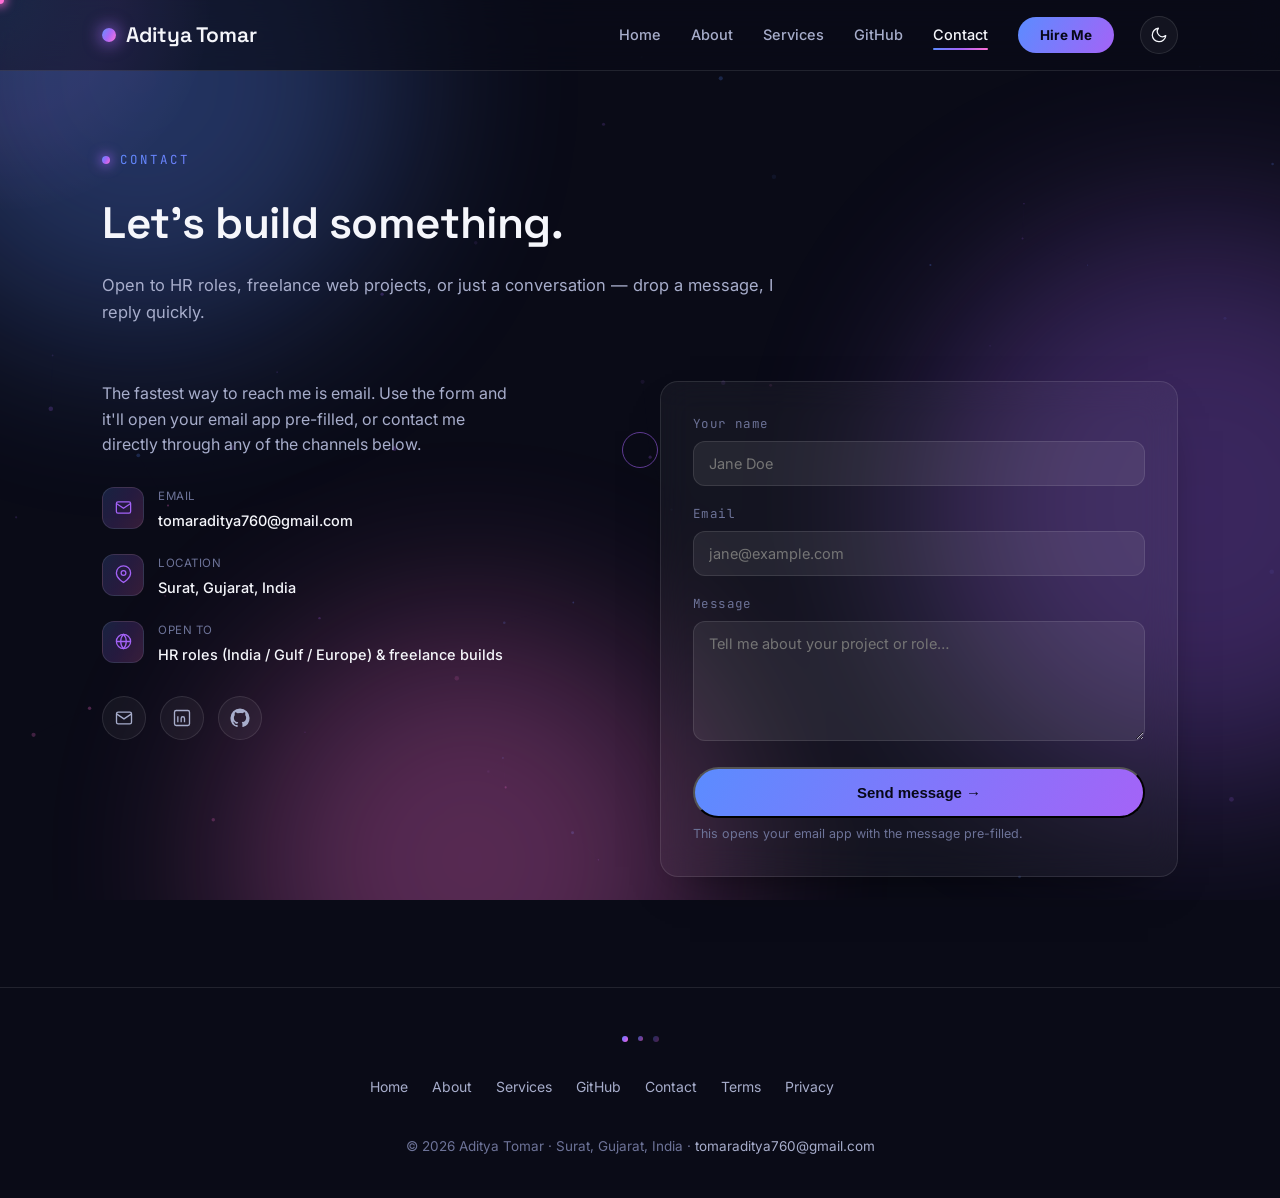
<file: contact.html>
<!DOCTYPE html>
<html lang="en">
<head>
<meta charset="UTF-8">
<meta name="viewport" content="width=device-width, initial-scale=1.0">
<title>Contact — Aditya Tomar</title>
<meta name="description" content="Get in touch with Aditya Tomar for HR roles, freelance web projects or collaboration.">
<link rel="preconnect" href="https://fonts.googleapis.com"><link rel="preconnect" href="https://fonts.gstatic.com" crossorigin><link href="https://fonts.googleapis.com/css2?family=Space+Grotesk:wght@400;500;600;700&family=Inter:wght@400;500;600;700&family=JetBrains+Mono:wght@400;500&display=swap" rel="stylesheet">
<style>
/* ============ TOKENS ============ */
:root{
  --bg:#0A0B17;
  --bg-soft:#11132A;
  --glass: rgba(255,255,255,0.045);
  --glass-2: rgba(255,255,255,0.07);
  --line: rgba(255,255,255,0.10);
  --text:#F5F6FB;
  --text-muted:#A7ADCB;
  --text-dim:#6D7398;
  --blue:#5B8CFF;
  --purple:#A463F7;
  --pink:#FF6FD5;
  --grad: linear-gradient(120deg, var(--blue), var(--purple), var(--pink));
  --grad-soft: linear-gradient(120deg, rgba(91,140,255,.18), rgba(164,99,247,.18), rgba(255,111,213,.18));
  --radius: 18px;
  --radius-sm: 12px;
  --maxw: 1140px;
  --ease: cubic-bezier(.22,1,.36,1);
  --header-bg: rgba(10,11,23,0.65);
  --card-shadow: 0 20px 50px -30px rgba(0,0,0,0.8);
}

/* ============ LIGHT MODE ============ */
html.light{
  --bg:#F4F5FB;
  --bg-soft:#E9ECF8;
  --glass: rgba(10,11,40,0.035);
  --glass-2: rgba(10,11,40,0.06);
  --line: rgba(10,11,40,0.12);
  --text:#11132A;
  --text-muted:#4A5176;
  --text-dim:#7A80A3;
  --blue:#3A66E0;
  --purple:#8B3FE0;
  --pink:#E0479F;
  --grad-soft: linear-gradient(120deg, rgba(58,102,224,.12), rgba(139,63,224,.12), rgba(224,71,159,.12));
  --header-bg: rgba(244,245,251,0.7);
  --card-shadow: 0 20px 50px -32px rgba(40,40,90,0.35);
}
html.light .blob{ opacity:.18; }
html.light #particles-canvas{ opacity:.35; }

*{ margin:0; padding:0; box-sizing:border-box; }
html{ scroll-behavior:smooth; }

body{
  background:var(--bg);
  color:var(--text);
  font-family:'Inter', sans-serif;
  line-height:1.6;
  overflow-x:hidden;
  -webkit-font-smoothing:antialiased;
  position:relative;
  transition:background .4s var(--ease), color .4s var(--ease);
}

img,svg{ display:block; max-width:100%; }
a{ color:inherit; text-decoration:none; }
ul{ list-style:none; }

.wrap{ max-width:var(--maxw); margin:0 auto; padding:0 32px; }
section{ position:relative; z-index:1; padding:110px 0; }
.page-pad{ padding-top:150px; }

h1,h2,h3{ font-family:'Space Grotesk', sans-serif; font-weight:600; letter-spacing:-0.01em; }

/* ============ CUSTOM CURSOR ============ */
html.custom-cursor-active, html.custom-cursor-active *{ cursor:none !important; }
.cursor-dot{
  position:fixed; top:0; left:0; width:8px; height:8px; border-radius:50%;
  background:var(--pink); box-shadow:0 0 10px 3px rgba(255,111,213,.7);
  pointer-events:none; z-index:10000; transform:translate(-50%,-50%);
}
.cursor-ring{
  position:fixed; top:0; left:0; width:36px; height:36px; border-radius:50%;
  border:1.5px solid rgba(164,99,247,.55); pointer-events:none; z-index:9999;
  transform:translate(-50%,-50%) scale(1);
  transition:transform .25s var(--ease), border-color .25s var(--ease), background .25s var(--ease);
}
.cursor-ring.hover{ transform:translate(-50%,-50%) scale(1.9); border-color:var(--pink); background:rgba(255,111,213,.08); }
.cursor-glow{
  position:fixed; top:0; left:0; width:420px; height:420px; border-radius:50%;
  pointer-events:none; z-index:9998;
  background:radial-gradient(circle, rgba(91,140,255,.12), rgba(164,99,247,.09) 40%, transparent 72%);
  transform:translate(-50%,-50%); mix-blend-mode:screen;
}

/* ============ BACKGROUND ============ */
#particles-canvas{ position:fixed; inset:0; z-index:0; pointer-events:none; opacity:.5; }
.bg-blobs{ position:fixed; inset:0; z-index:0; overflow:hidden; pointer-events:none; }
.blob{ position:absolute; border-radius:50%; filter:blur(95px); opacity:.32; will-change:transform; }
.blob.b1{ width:520px; height:520px; background:var(--blue); top:-180px; left:-120px; animation:floatBlob 22s ease-in-out infinite; }
.blob.b2{ width:560px; height:560px; background:var(--purple); top:25%; right:-200px; animation:floatBlob 26s ease-in-out infinite reverse; }
.blob.b3{ width:480px; height:480px; background:var(--pink); bottom:-200px; left:18%; animation:floatBlob 24s ease-in-out infinite; }

@keyframes floatBlob{ 0%,100%{ transform:translate(0,0) scale(1); } 33%{ transform:translate(40px,-50px) scale(1.1); } 66%{ transform:translate(-30px,30px) scale(0.92); } }
@keyframes gradientShift{ 0%,100%{ background-position:0% 50%; } 50%{ background-position:100% 50%; } }
@keyframes floatY{ 0%,100%{ transform:translateY(0); } 50%{ transform:translateY(-16px); } }
@keyframes pulseGlow{ 0%,100%{ opacity:.55; transform:scale(1); } 50%{ opacity:1; transform:scale(1.12); } }
@keyframes spin{ to{ transform:rotate(360deg); } }
@keyframes blink{ 0%,100%{ opacity:1; } 50%{ opacity:0; } }
@keyframes bounce{ 0%,100%{ transform:translateX(-50%) translateY(0); } 50%{ transform:translateX(-50%) translateY(6px); } }
@keyframes scrollWheel{ 0%,100%{ transform:translateX(-50%) translateY(0); opacity:1; } 50%{ transform:translateX(-50%) translateY(8px); opacity:0; } }

.eyebrow{
  font-family:'JetBrains Mono', monospace; font-size:12.5px; letter-spacing:0.16em;
  text-transform:uppercase; background:var(--grad);
  -webkit-background-clip:text; background-clip:text; color:transparent;
  display:flex; align-items:center; gap:10px; margin-bottom:18px;
}
.eyebrow::before{ content:''; width:8px; height:8px; border-radius:50%; background:var(--grad); box-shadow:0 0 12px 2px rgba(164,99,247,.7); flex-shrink:0; }

.section-head{ max-width:680px; margin-bottom:56px; }
.section-head.center{ margin-left:auto; margin-right:auto; text-align:center; }
.section-head.center .eyebrow{ justify-content:center; }
.section-head h2{ font-size:clamp(30px,4vw,44px); margin-bottom:14px; }
.section-head p{ color:var(--text-muted); font-size:16.5px; }

.divider{ display:flex; align-items:center; justify-content:center; gap:10px; }
.divider span{ width:6px; height:6px; border-radius:50%; background:var(--grad); }
.divider span:nth-child(2){ opacity:.6; width:5px; height:5px; }
.divider span:nth-child(3){ opacity:.3; }

/* ============ NAV ============ */
header{
  position:fixed; top:0; left:0; right:0; z-index:100;
  background:var(--header-bg); backdrop-filter:blur(16px);
  border-bottom:1px solid var(--line); transition:background .4s var(--ease);
}
nav{ max-width:var(--maxw); margin:0 auto; padding:16px 32px; display:flex; align-items:center; justify-content:space-between; }
.logo{ font-family:'Space Grotesk', sans-serif; font-weight:600; font-size:21px; display:flex; align-items:center; gap:10px; }
.logo .mark{ width:14px; height:14px; border-radius:50%; background:var(--grad); box-shadow:0 0 16px 3px rgba(164,99,247,.6); animation:pulseGlow 3s ease-in-out infinite; }
.nav-right{ display:flex; align-items:center; gap:26px; }
.nav-links{ display:flex; align-items:center; gap:30px; font-size:14.5px; font-weight:500; }
.nav-links a{ color:var(--text-muted); position:relative; transition:color .25s var(--ease); }
.nav-links a:hover, .nav-links a.active{ color:var(--text); }
.nav-links a::after{ content:''; position:absolute; left:0; bottom:-7px; width:0; height:2px; border-radius:2px; background:var(--grad); transition:width .3s var(--ease); }
.nav-links a:hover::after, .nav-links a.active::after{ width:100%; }

.nav-cta{
  background:var(--grad); background-size:200% 200%; color:#070818 !important;
  font-weight:700; font-size:13.5px; padding:10px 22px; border-radius:30px;
  transition:transform .25s var(--ease), box-shadow .25s var(--ease);
}
.nav-cta:hover{ transform:translateY(-2px); box-shadow:0 12px 28px -8px rgba(164,99,247,.55); animation:gradientShift 2.5s ease infinite; }
.nav-cta::after{ display:none; }

/* theme toggle */
.theme-toggle{
  width:38px; height:38px; border-radius:50%; border:1px solid var(--line);
  background:var(--glass); color:var(--text); display:flex; align-items:center; justify-content:center;
  cursor:pointer; transition:transform .25s var(--ease), border-color .25s var(--ease), background .25s var(--ease);
  flex-shrink:0;
}
.theme-toggle:hover{ border-color:rgba(164,99,247,.5); transform:rotate(18deg) scale(1.08); }
.theme-toggle svg{ width:18px; height:18px; }
.theme-toggle .sun{ display:none; }
html.light .theme-toggle .sun{ display:block; }
html.light .theme-toggle .moon{ display:none; }

.burger{ display:none; width:26px; height:18px; position:relative; cursor:pointer; background:none; border:none; }
.burger span{ position:absolute; left:0; width:100%; height:1.6px; background:var(--text); transition:all .3s var(--ease); border-radius:2px; }
.burger span:nth-child(1){ top:0; } .burger span:nth-child(2){ top:8px; } .burger span:nth-child(3){ top:16px; }
.burger.open span:nth-child(1){ transform:translateY(8px) rotate(45deg); }
.burger.open span:nth-child(2){ opacity:0; }
.burger.open span:nth-child(3){ transform:translateY(-8px) rotate(-45deg); }

/* ============ BUTTONS ============ */
.btn{ display:inline-flex; align-items:center; gap:8px; padding:15px 28px; border-radius:40px; font-weight:600; font-size:15px; transition:transform .25s var(--ease), box-shadow .25s var(--ease); }
.btn-primary{ background:var(--grad); background-size:200% 200%; color:#070818; animation:gradientShift 6s ease infinite; }
.btn-primary:hover{ transform:translateY(-3px); box-shadow:0 16px 36px -10px rgba(164,99,247,.55), 0 8px 26px -8px rgba(255,111,213,.4); }
.btn-ghost{ border:1px solid var(--line); color:var(--text); background:var(--glass); backdrop-filter:blur(10px); }
.btn-ghost:hover{ border-color:rgba(164,99,247,.55); transform:translateY(-3px); box-shadow:0 12px 28px -12px rgba(91,140,255,.35); }

/* ============ HERO ============ */
.hero{ min-height:100vh; display:flex; align-items:center; padding-top:120px; padding-bottom:60px; position:relative; overflow:hidden; }
.hero::before{ content:''; position:absolute; inset:0; background: radial-gradient(circle 380px at var(--mx,70%) var(--my,35%), rgba(164,99,247,.10), transparent 70%); pointer-events:none; transition:background .15s ease-out; z-index:0; }
.hero-grid{ position:absolute; inset:0; z-index:0; pointer-events:none; background-image: linear-gradient(rgba(164,99,247,0.06) 1px, transparent 1px), linear-gradient(90deg, rgba(91,140,255,0.06) 1px, transparent 1px); background-size:56px 56px; -webkit-mask-image: radial-gradient(ellipse 70% 65% at 50% 38%, black 35%, transparent 88%); mask-image: radial-gradient(ellipse 70% 65% at 50% 38%, black 35%, transparent 88%); }
.hero .wrap{ display:grid; grid-template-columns:1.15fr 0.85fr; gap:40px; align-items:center; position:relative; z-index:1; }
.hero-copy{ opacity:0; transform:translateY(24px); animation:heroIn .9s var(--ease) forwards; }
@keyframes heroIn{ to{ opacity:1; transform:translateY(0); } }
.hero h1{ font-size:clamp(46px,7.2vw,84px); line-height:0.98; margin-bottom:18px; background:var(--grad); background-size:200% 200%; -webkit-background-clip:text; background-clip:text; color:transparent; animation:gradientShift 7s ease infinite; }
.role-line{ font-family:'JetBrains Mono', monospace; font-size:13.5px; letter-spacing:0.08em; text-transform:uppercase; color:var(--text-muted); margin-bottom:14px; display:flex; align-items:center; gap:12px; flex-wrap:wrap; }
.role-line .x{ color:var(--pink); }
.type-line{ font-family:'JetBrains Mono', monospace; font-size:13px; letter-spacing:0.03em; color:var(--text-dim); margin-bottom:26px; display:flex; align-items:center; gap:2px; flex-wrap:wrap; }
.type-line #typedText{ color:var(--text); font-weight:500; margin-left:6px; }
.type-cursor{ color:var(--pink); font-weight:600; animation:blink 1s step-end infinite; margin-left:1px; }
.hero p.tagline{ font-size:18.5px; color:var(--text-muted); max-width:520px; margin-bottom:38px; }
.btn-row{ display:flex; gap:16px; flex-wrap:wrap; margin-bottom:42px; }
.meta-row{ display:flex; gap:28px; flex-wrap:wrap; font-size:14px; color:var(--text-dim); margin-bottom:36px; }
.meta-row span{ display:flex; align-items:center; gap:8px; }
.meta-row .dot{ width:5px; height:5px; border-radius:50%; background:var(--grad); }
.hero-stats{ display:flex; gap:38px; flex-wrap:wrap; }
.stat-block{ text-align:left; }
.stat-block .stat-number{ font-family:'Space Grotesk', sans-serif; font-size:1.9rem; font-weight:700; background:var(--grad); -webkit-background-clip:text; background-clip:text; color:transparent; }
.stat-block .stat-label{ font-size:11.5px; color:var(--text-dim); text-transform:uppercase; letter-spacing:.06em; margin-top:4px; }

/* hero orb */
.orb-stage{ position:relative; height:440px; display:flex; align-items:center; justify-content:center; }
.orb-cluster{ position:relative; width:300px; height:300px; }
.orb{ position:absolute; border-radius:50%; filter:blur(2px); }
.orb.o1{ width:230px; height:230px; top:10px; left:10px; background:radial-gradient(circle at 35% 30%, rgba(91,140,255,.95), rgba(91,140,255,.05) 70%); animation:floatY 7s ease-in-out infinite, spin 30s linear infinite; box-shadow:0 0 90px 14px rgba(91,140,255,.3); }
.orb.o2{ width:170px; height:170px; top:70px; left:90px; background:radial-gradient(circle at 40% 35%, rgba(164,99,247,.95), rgba(164,99,247,.05) 70%); animation:floatY 9s ease-in-out infinite reverse; box-shadow:0 0 76px 10px rgba(164,99,247,.3); mix-blend-mode:screen; }
.orb.o3{ width:120px; height:120px; top:30px; left:140px; background:radial-gradient(circle at 45% 35%, rgba(255,111,213,.95), rgba(255,111,213,.05) 70%); animation:floatY 6s ease-in-out infinite; box-shadow:0 0 64px 10px rgba(255,111,213,.35); mix-blend-mode:screen; }
.orb-core{ position:absolute; top:50%; left:50%; width:14px; height:14px; border-radius:50%; transform:translate(-50%,-50%); background:var(--grad); box-shadow:0 0 34px 9px rgba(164,99,247,.75); animation:pulseGlow 3s ease-in-out infinite; z-index:2; }
.orb-ring{ position:absolute; inset:-30px; border-radius:50%; border:1px solid rgba(255,255,255,.08); animation:spin 40s linear infinite; }
.orb-ring::before, .orb-ring::after{ content:''; position:absolute; width:8px; height:8px; border-radius:50%; background:var(--grad); box-shadow:0 0 14px 3px rgba(164,99,247,.7); }
.orb-ring::before{ top:-4px; left:50%; }
.orb-ring::after{ bottom:8%; right:6%; }
.orbit-ring-2{ position:absolute; inset:-62px; border-radius:50%; border:1px dashed rgba(255,255,255,.07); animation:spin 55s linear infinite reverse; }
.orbit-ring-2::before{ content:''; position:absolute; top:46%; left:-3px; width:7px; height:7px; border-radius:50%; background:var(--pink); box-shadow:0 0 14px 4px rgba(255,111,213,.75); }
.orbit-ring-2::after{ content:''; position:absolute; bottom:2%; right:14%; width:6px; height:6px; border-radius:50%; background:var(--blue); box-shadow:0 0 12px 3px rgba(91,140,255,.7); }
.scroll-indicator{ position:absolute; bottom:30px; left:50%; transform:translateX(-50%); display:flex; flex-direction:column; align-items:center; gap:8px; color:var(--text-dim); font-family:'JetBrains Mono', monospace; font-size:11px; letter-spacing:.15em; text-transform:uppercase; z-index:1; animation:bounce 2.4s ease-in-out infinite; }
.scroll-indicator .mouse{ width:22px; height:34px; border:1.5px solid var(--text-dim); border-radius:12px; position:relative; }
.scroll-indicator .mouse::after{ content:''; position:absolute; top:6px; left:50%; width:3px; height:7px; background:var(--grad); border-radius:2px; transform:translateX(-50%); animation:scrollWheel 2s ease-in-out infinite; }

/* ============ ABOUT ============ */
.about-grid{ display:grid; grid-template-columns:1.4fr 1fr; gap:60px; align-items:start; }
.about-text p{ color:var(--text-muted); margin-bottom:18px; font-size:16px; max-width:560px; }
.about-text p strong{ color:var(--text); font-weight:600; background:var(--grad-soft); padding:0 4px; border-radius:4px; }
.stat-card{ background:var(--glass); border:1px solid var(--line); backdrop-filter:blur(16px); border-radius:var(--radius); padding:30px; position:relative; overflow:hidden; transition:border-color .3s var(--ease), transform .15s var(--ease); box-shadow:var(--card-shadow); }
.stat-card::after{ content:''; position:absolute; top:-60px; right:-60px; width:160px; height:160px; border-radius:50%; background:radial-gradient(circle, rgba(164,99,247,.3), transparent 70%); pointer-events:none; }
.stat-card:hover{ border-color:rgba(164,99,247,.4); }
.stat-card .row{ display:flex; justify-content:space-between; align-items:flex-start; padding:14px 0; border-bottom:1px solid var(--line); gap:16px; position:relative; z-index:1; }
.stat-card .row:last-child{ border-bottom:none; padding-bottom:0; }
.stat-card .row:first-child{ padding-top:0; }
.stat-card .label{ font-size:13px; color:var(--text-dim); font-family:'JetBrains Mono', monospace; letter-spacing:.03em; }
.stat-card .value{ font-size:14.5px; font-weight:500; text-align:right; }
.badges{ display:flex; gap:10px; flex-wrap:wrap; margin-top:22px; }
.badge{ display:inline-flex; align-items:center; gap:8px; background:var(--grad-soft); color:var(--text); font-size:12.5px; font-weight:600; padding:7px 14px; border-radius:30px; border:1px solid rgba(164,99,247,.3); }
.badge .dot{ width:6px; height:6px; border-radius:50%; background:var(--pink); box-shadow:0 0 8px 2px rgba(255,111,213,.6); }

/* ============ SKILLS ============ */
.skills-grid{ display:grid; grid-template-columns:1fr 1fr; gap:28px; }
.skill-panel{ background:var(--glass); border:1px solid var(--line); backdrop-filter:blur(16px); border-radius:var(--radius); padding:32px; transition:border-color .3s var(--ease), transform .15s var(--ease); box-shadow:var(--card-shadow); }
.skill-panel:hover{ border-color:rgba(164,99,247,.4); }
.skill-panel h3{ font-size:19px; margin-bottom:24px; display:flex; align-items:center; gap:12px; }
.skill-panel h3 .tag{ width:10px; height:10px; border-radius:3px; }
.skill-panel.hr h3 .tag{ background:var(--blue); box-shadow:0 0 12px 2px rgba(91,140,255,.6); }
.skill-panel.dev h3 .tag{ background:var(--pink); box-shadow:0 0 12px 2px rgba(255,111,213,.6); }
.skill-item{ margin-bottom:18px; }
.skill-item .top{ display:flex; justify-content:space-between; font-size:13.5px; margin-bottom:8px; color:var(--text-muted); }
.skill-bar{ height:7px; border-radius:6px; background:var(--glass-2); overflow:hidden; }
.skill-fill{ height:100%; width:0; border-radius:6px; background:var(--grad); background-size:200% 200%; animation:gradientShift 5s ease infinite; transition:width 1.3s var(--ease); }

/* ============ TIMELINE ============ */
.timeline{ display:grid; gap:24px; max-width:820px; }
.tl-item{ background:var(--glass); border:1px solid var(--line); backdrop-filter:blur(16px); border-radius:var(--radius); padding:30px; position:relative; border-left:3px solid var(--blue); transition:border-color .3s var(--ease), transform .15s var(--ease); box-shadow:var(--card-shadow); }
.tl-item.dev{ border-left-color:var(--pink); }
.tl-item:hover{ border-color:rgba(164,99,247,.4); }
.tl-item .when{ font-family:'JetBrains Mono', monospace; font-size:12px; letter-spacing:.05em; color:var(--text-dim); text-transform:uppercase; margin-bottom:10px; }
.tl-item h3{ font-size:21px; margin-bottom:4px; }
.tl-item .org{ color:var(--purple); font-size:14px; font-weight:600; margin-bottom:16px; }
.tl-item ul{ display:grid; gap:8px; }
.tl-item li{ color:var(--text-muted); font-size:14.5px; padding-left:22px; position:relative; }
.tl-item li::before{ content:''; position:absolute; left:0; top:9px; width:7px; height:7px; border-radius:50%; background:var(--grad); }

/* ============ WORK / CARDS ============ */
.work-grid{ display:grid; grid-template-columns:repeat(3,1fr); gap:24px; }
.work-card{ background:var(--glass); border:1px solid var(--line); backdrop-filter:blur(16px); border-radius:var(--radius); padding:30px; position:relative; overflow:hidden; transition:border-color .3s var(--ease); box-shadow:var(--card-shadow); }
.work-card:hover{ border-color:rgba(164,99,247,.4); }
.work-card.open{ background:var(--grad-soft); }
.work-card .tagrow{ margin-bottom:16px; }
.work-card .kind{ font-family:'JetBrains Mono', monospace; font-size:11px; letter-spacing:.08em; text-transform:uppercase; color:var(--pink); border:1px solid rgba(255,111,213,.3); padding:4px 10px; border-radius:20px; }
.work-card h3{ font-size:19px; margin-bottom:12px; }
.work-card p{ color:var(--text-muted); font-size:14.5px; margin-bottom:16px; }
.work-card .stack{ display:flex; gap:8px; flex-wrap:wrap; margin-bottom:14px; }
.work-card .stack span{ font-size:11.5px; color:var(--text-dim); background:var(--glass-2); padding:4px 10px; border-radius:20px; border:1px solid var(--line); }
.work-card .go{ color:var(--text); font-weight:600; font-size:14px; display:inline-flex; align-items:center; gap:6px; transition:gap .25s var(--ease); }
.work-card .go:hover{ gap:12px; }

/* ============ EDUCATION ============ */
.edu-grid{ display:grid; grid-template-columns:1fr 1fr; gap:24px; max-width:820px; }
.edu-card{ background:var(--glass); border:1px solid var(--line); backdrop-filter:blur(16px); border-radius:var(--radius); padding:30px; transition:border-color .3s var(--ease); box-shadow:var(--card-shadow); }
.edu-card:hover{ border-color:rgba(164,99,247,.4); }
.edu-card .year{ font-family:'JetBrains Mono', monospace; font-size:13px; color:var(--purple); margin-bottom:10px; }
.edu-card h3{ font-size:18px; margin-bottom:6px; }
.edu-card p{ color:var(--text-muted); font-size:14px; }

/* ============ PROJECTS LIBRARY ============ */
.filter-bar{ display:flex; gap:10px; flex-wrap:wrap; margin-bottom:40px; }
.filter-btn{ font-family:'JetBrains Mono', monospace; font-size:12.5px; letter-spacing:.04em; padding:9px 18px; border-radius:30px; border:1px solid var(--line); background:var(--glass); color:var(--text-muted); cursor:pointer; transition:all .25s var(--ease); }
.filter-btn:hover{ color:var(--text); border-color:rgba(164,99,247,.4); }
.filter-btn.active{ background:var(--grad); color:#070818; border-color:transparent; font-weight:700; }
.proj-count{ font-family:'JetBrains Mono', monospace; font-size:12.5px; color:var(--text-dim); margin-bottom:24px; }
.proj-grid{ display:grid; grid-template-columns:repeat(auto-fill, minmax(290px,1fr)); gap:22px; }
.proj-card{ background:var(--glass); border:1px solid var(--line); backdrop-filter:blur(16px); border-radius:var(--radius); padding:26px; display:flex; flex-direction:column; gap:14px; position:relative; overflow:hidden; transition:border-color .3s var(--ease); box-shadow:var(--card-shadow); }
.proj-card::before{ content:''; position:absolute; top:0; left:0; right:0; height:3px; background:var(--grad); transform:scaleX(0); transform-origin:left; transition:transform .4s var(--ease); }
.proj-card:hover::before{ transform:scaleX(1); }
.proj-card:hover{ border-color:rgba(164,99,247,.4); }
.proj-top{ display:flex; align-items:center; justify-content:space-between; gap:10px; }
.proj-cat{ font-family:'JetBrains Mono', monospace; font-size:10.5px; letter-spacing:.08em; text-transform:uppercase; color:var(--pink); border:1px solid rgba(255,111,213,.3); padding:4px 10px; border-radius:20px; }
.proj-badge-own{ font-family:'JetBrains Mono', monospace; font-size:10px; letter-spacing:.06em; text-transform:uppercase; color:#070818; background:var(--grad); padding:4px 9px; border-radius:20px; font-weight:700; }
.proj-card h3{ font-size:17.5px; line-height:1.3; }
.proj-card p{ color:var(--text-muted); font-size:13.5px; flex:1; }
.proj-link{ display:inline-flex; align-items:center; gap:8px; font-size:13.5px; font-weight:600; color:var(--text); transition:gap .25s var(--ease); margin-top:auto; }
.proj-link:hover{ gap:13px; color:var(--purple); }
.proj-link svg{ width:17px; height:17px; }
.no-results{ text-align:center; color:var(--text-dim); padding:50px 0; font-family:'JetBrains Mono', monospace; font-size:14px; }

/* ============ CONTACT ============ */
.contact-box{ background:var(--glass); border:1px solid var(--line); backdrop-filter:blur(18px); border-radius:26px; padding:64px 48px; text-align:center; max-width:760px; margin:0 auto; position:relative; overflow:hidden; box-shadow:var(--card-shadow); }
.contact-box::before{ content:''; position:absolute; top:-100px; left:50%; transform:translateX(-50%); width:340px; height:340px; border-radius:50%; background:radial-gradient(circle, rgba(164,99,247,.25), transparent 70%); pointer-events:none; }
.contact-box h2{ font-size:clamp(28px,4vw,40px); margin-bottom:14px; position:relative; z-index:1; }
.contact-box p{ color:var(--text-muted); max-width:480px; margin:0 auto 32px; position:relative; z-index:1; }
.contact-actions{ display:flex; gap:14px; justify-content:center; flex-wrap:wrap; position:relative; z-index:1; margin-bottom:36px; }
.social-row{ display:flex; gap:14px; justify-content:center; position:relative; z-index:1; }
.social-row a{ width:44px; height:44px; border-radius:50%; border:1px solid var(--line); background:var(--glass); display:flex; align-items:center; justify-content:center; color:var(--text-muted); transition:all .25s var(--ease); }
.social-row a:hover{ color:var(--text); border-color:rgba(164,99,247,.55); transform:translateY(-3px); }
.social-row svg{ width:20px; height:20px; }

/* contact form */
.contact-grid{ display:grid; grid-template-columns:1fr 1fr; gap:40px; align-items:start; }
.contact-info p{ color:var(--text-muted); margin-bottom:24px; max-width:420px; }
.info-list{ display:grid; gap:16px; }
.info-list .row{ display:flex; align-items:center; gap:14px; }
.info-list .ic{ width:42px; height:42px; border-radius:12px; background:var(--grad-soft); border:1px solid var(--line); display:flex; align-items:center; justify-content:center; color:var(--purple); flex-shrink:0; }
.info-list .ic svg{ width:19px; height:19px; }
.info-list .lab{ font-size:11.5px; color:var(--text-dim); text-transform:uppercase; letter-spacing:.05em; }
.info-list .val{ font-size:14.5px; font-weight:500; }
.form-card{ background:var(--glass); border:1px solid var(--line); backdrop-filter:blur(16px); border-radius:var(--radius); padding:32px; box-shadow:var(--card-shadow); }
.field{ margin-bottom:18px; }
.field label{ display:block; font-size:12.5px; color:var(--text-dim); margin-bottom:7px; font-family:'JetBrains Mono', monospace; letter-spacing:.03em; }
.field input, .field textarea{ width:100%; background:var(--glass-2); border:1px solid var(--line); border-radius:12px; padding:13px 15px; color:var(--text); font-family:inherit; font-size:14.5px; transition:border-color .25s var(--ease); }
.field input:focus, .field textarea:focus{ outline:none; border-color:rgba(164,99,247,.6); }
.field textarea{ resize:vertical; min-height:120px; }
.form-note{ font-size:12.5px; color:var(--text-dim); margin-top:6px; }

/* ============ LEGAL / PROSE ============ */
.prose{ max-width:820px; }
.prose h2{ font-size:24px; margin:40px 0 14px; }
.prose h2:first-child{ margin-top:0; }
.prose p, .prose li{ color:var(--text-muted); font-size:15.5px; margin-bottom:14px; }
.prose ul{ padding-left:22px; margin-bottom:14px; }
.prose li{ list-style:disc; margin-bottom:8px; }
.prose a{ color:var(--purple); text-decoration:underline; }
.prose strong{ color:var(--text); }
.updated{ font-family:'JetBrains Mono', monospace; font-size:12.5px; color:var(--text-dim); margin-bottom:30px; }

/* ============ CTA STRIP ============ */
.cta-strip{ background:var(--grad-soft); border:1px solid var(--line); border-radius:26px; padding:50px 40px; text-align:center; max-width:900px; margin:0 auto; }
.cta-strip h2{ font-size:clamp(26px,3.5vw,36px); margin-bottom:12px; }
.cta-strip p{ color:var(--text-muted); max-width:520px; margin:0 auto 28px; }

/* ============ FOOTER ============ */
footer{ position:relative; z-index:1; border-top:1px solid var(--line); padding:48px 32px 40px; text-align:center; color:var(--text-dim); font-size:13.5px; }
footer a{ color:var(--text-muted); transition:color .25s var(--ease); }
footer a:hover{ color:var(--text); }
.footer-nav{ display:flex; gap:24px; justify-content:center; flex-wrap:wrap; margin:18px 0 22px; font-size:14px; }
.footer-nav a{ color:var(--text-muted); }

/* ============ BACK TO TOP ============ */
.back-to-top{ position:fixed; bottom:28px; right:28px; width:46px; height:46px; border-radius:50%; background:var(--grad); border:none; color:#070818; cursor:pointer; display:flex; align-items:center; justify-content:center; opacity:0; visibility:hidden; transform:translateY(12px); transition:all .3s var(--ease); z-index:90; box-shadow:0 10px 26px -8px rgba(164,99,247,.6); }
.back-to-top.visible{ opacity:1; visibility:visible; transform:translateY(0); }
.back-to-top:hover{ transform:translateY(-3px) scale(1.06); }
.back-to-top svg{ width:20px; height:20px; }

/* ============ REVEAL ============ */
.reveal{ opacity:0; transform:translateY(30px); transition:opacity .7s var(--ease), transform .7s var(--ease); }
.reveal.in{ opacity:1; transform:translateY(0); }

/* ============ RESPONSIVE ============ */
@media (max-width:900px){
  .hero .wrap{ grid-template-columns:1fr; }
  .orb-stage{ display:none; }
  .about-grid, .skills-grid, .contact-grid{ grid-template-columns:1fr; gap:32px; }
  .work-grid{ grid-template-columns:1fr; }
  .edu-grid{ grid-template-columns:1fr; }
}
@media (max-width:768px){
  section{ padding:80px 0; }
  .page-pad{ padding-top:120px; }
  .wrap{ padding:0 22px; }
  .nav-links{
    position:fixed; top:64px; left:0; right:0;
    background:var(--header-bg); backdrop-filter:blur(18px);
    flex-direction:column; gap:22px; padding:30px 0;
    border-bottom:1px solid var(--line);
    transform:translateY(-130%); transition:transform .35s var(--ease); align-items:center;
  }
  .nav-links.open{ transform:translateY(0); }
  .nav-links a::after{ display:none; }
  .burger{ display:block; }
  .contact-box{ padding:44px 26px; }
}

@media (prefers-reduced-motion: reduce){
  *, .blob, .orb, .orb-ring, .orbit-ring-2, .orb-core, .hero h1, .btn-primary, .nav-cta, .logo .mark, .scroll-indicator, .type-cursor, .back-to-top{ animation:none !important; }
  html{ scroll-behavior:auto; }
  .reveal{ opacity:1; transform:none; }
}

</style>
</head>
<body>

<canvas id="particles-canvas" aria-hidden="true"></canvas>
<div class="bg-blobs" aria-hidden="true">
  <div class="blob b1"></div><div class="blob b2"></div><div class="blob b3"></div>
</div>
<div class="cursor-glow" id="cursorGlow" aria-hidden="true"></div>
<div class="cursor-ring" id="cursorRing" aria-hidden="true"></div>
<div class="cursor-dot" id="cursorDot" aria-hidden="true"></div>

<header>
  <nav>
    <a href="index.html" class="logo"><span class="mark"></span>Aditya Tomar</a>
    <div class="nav-right">
      <ul class="nav-links" id="navLinks">
        <li><a href="index.html">Home</a></li><li><a href="about.html">About</a></li><li><a href="services.html">Services</a></li><li><a href="projects.html">GitHub</a></li><li><a href="contact.html" class="active">Contact</a></li>
        <li><a href="contact.html" class="nav-cta">Hire Me</a></li>
      </ul>
      <button class="theme-toggle" id="themeToggle" aria-label="Toggle light / dark mode" title="Toggle theme">
        <svg class="moon" viewBox="0 0 24 24" fill="none" stroke="currentColor" stroke-width="1.7" stroke-linecap="round" stroke-linejoin="round"><path d="M21 12.79A9 9 0 1 1 11.21 3 7 7 0 0 0 21 12.79z"/></svg>
        <svg class="sun" viewBox="0 0 24 24" fill="none" stroke="currentColor" stroke-width="1.7" stroke-linecap="round" stroke-linejoin="round"><circle cx="12" cy="12" r="4.5"/><path d="M12 1.5v2M12 20.5v2M4.2 4.2l1.4 1.4M18.4 18.4l1.4 1.4M1.5 12h2M20.5 12h2M4.2 19.8l1.4-1.4M18.4 5.6l1.4-1.4"/></svg>
      </button>
      <button class="burger" id="burger" aria-label="Toggle menu"><span></span><span></span><span></span></button>
    </div>
  </nav>
</header>

<main id="top">
  <section class="page-pad" id="contact">
    <div class="wrap">
      <div class="section-head reveal">
        <div class="eyebrow">Contact</div>
        <h2>Let's build something.</h2>
        <p>Open to HR roles, freelance web projects, or just a conversation — drop a message, I reply quickly.</p>
      </div>
      <div class="contact-grid">
        <div class="contact-info reveal">
          <p>The fastest way to reach me is email. Use the form and it'll open your email app pre-filled, or contact me directly through any of the channels below.</p>
          <div class="info-list">
            <div class="row">
              <span class="ic"><svg viewBox="0 0 24 24" fill="none" stroke="currentColor" stroke-width="1.6"><rect x="3" y="5" width="18" height="14" rx="2"/><path d="M3 7l9 6 9-6"/></svg></span>
              <span><span class="lab">Email</span><br><span class="val">tomaraditya760@gmail.com</span></span>
            </div>
            <div class="row">
              <span class="ic"><svg viewBox="0 0 24 24" fill="none" stroke="currentColor" stroke-width="1.6"><path d="M21 10c0 7-9 12-9 12s-9-5-9-12a9 9 0 0 1 18 0z"/><circle cx="12" cy="10" r="3"/></svg></span>
              <span><span class="lab">Location</span><br><span class="val">Surat, Gujarat, India</span></span>
            </div>
            <div class="row">
              <span class="ic"><svg viewBox="0 0 24 24" fill="none" stroke="currentColor" stroke-width="1.6"><circle cx="12" cy="12" r="9"/><path d="M3 12h18M12 3c2.5 2.5 3.5 6 3.5 9s-1 6.5-3.5 9c-2.5-2.5-3.5-6-3.5-9s1-6.5 3.5-9z"/></svg></span>
              <span><span class="lab">Open to</span><br><span class="val">HR roles (India / Gulf / Europe) & freelance builds</span></span>
            </div>
          </div>
          <div class="social-row" style="justify-content:flex-start;margin-top:28px;">
            <a href="mailto:tomaraditya760@gmail.com" aria-label="Email" title="Email"><svg viewBox="0 0 24 24" fill="none" stroke="currentColor" stroke-width="1.6"><rect x="3" y="5" width="18" height="14" rx="2"/><path d="M3 7l9 6 9-6"/></svg></a>
            <a href="#" aria-label="LinkedIn" title="LinkedIn (add your URL)"><svg viewBox="0 0 24 24" fill="none" stroke="currentColor" stroke-width="1.6"><rect x="3" y="3" width="18" height="18" rx="2"/><path d="M7 10v7M7 7v.01M11 17v-4.5a2 2 0 0 1 4 0V17M11 12.5V17"/></svg></a>
            <a href="https://github.com/tomar760" target="_blank" rel="noopener noreferrer" aria-label="GitHub" title="GitHub (add your username)"><svg viewBox="0 0 24 24" fill="currentColor"><path d="M12 .5A11.5 11.5 0 0 0 .5 12a11.5 11.5 0 0 0 7.86 10.92c.575.106.785-.25.785-.555 0-.274-.01-1-.015-1.965-3.196.695-3.87-1.54-3.87-1.54-.523-1.33-1.278-1.685-1.278-1.685-1.044-.714.08-.7.08-.7 1.155.082 1.763 1.186 1.763 1.186 1.026 1.758 2.693 1.25 3.35.955.104-.743.402-1.25.73-1.538-2.552-.29-5.236-1.276-5.236-5.68 0-1.255.448-2.28 1.183-3.084-.119-.29-.513-1.46.112-3.044 0 0 .966-.31 3.166 1.178a10.98 10.98 0 0 1 2.882-.388c.978.004 1.963.132 2.883.388 2.198-1.488 3.163-1.178 3.163-1.178.626 1.584.232 2.754.114 3.044.737.804 1.182 1.829 1.182 3.084 0 4.415-2.688 5.387-5.248 5.671.413.355.78 1.057.78 2.13 0 1.538-.014 2.778-.014 3.157 0 .308.207.667.79.554A11.5 11.5 0 0 0 23.5 12 11.5 11.5 0 0 0 12 .5z"/></svg></a>
          </div>
        </div>

        <form class="form-card reveal" id="contactForm">
          <div class="field"><label for="name">Your name</label><input id="name" name="name" type="text" required placeholder="Jane Doe"></div>
          <div class="field"><label for="email">Email</label><input id="email" name="email" type="email" required placeholder="jane@example.com"></div>
          <div class="field"><label for="message">Message</label><textarea id="message" name="message" required placeholder="Tell me about your project or role…"></textarea></div>
          <button type="submit" class="btn btn-primary" style="width:100%;justify-content:center;">Send message →</button>
          <p class="form-note" id="formStatus">This opens your email app with the message pre-filled.</p>
        </form>
      </div>
    </div>
  </section>
</main>

<footer>
  <div class="divider" style="margin-bottom:18px;"><span></span><span></span><span></span></div>
  <nav class="footer-nav"><a href="index.html">Home</a><a href="about.html">About</a><a href="services.html">Services</a><a href="projects.html">GitHub</a><a href="contact.html">Contact</a><a href="terms.html">Terms</a><a href="privacy.html">Privacy</a></nav>
  &copy; 2026 Aditya Tomar · Surat, Gujarat, India · <a href="mailto:tomaraditya760@gmail.com">tomaraditya760@gmail.com</a>
</footer>

<button class="back-to-top" id="backToTop" aria-label="Back to top">
  <svg viewBox="0 0 24 24" fill="none" stroke-width="2" stroke-linecap="round" stroke-linejoin="round"><path d="M12 19V5M5 12l7-7 7 7"/></svg>
</button>

<script>
(function(){
  const reduceMotion = window.matchMedia('(prefers-reduced-motion: reduce)').matches;
  const finePointer = window.matchMedia('(pointer: fine)').matches;

  /* ===== THEME (dark default, light toggle) ===== */
  const root = document.documentElement;
  let stored = null;
  try { stored = localStorage.getItem('theme'); } catch(e){}
  if (stored === 'light') root.classList.add('light');
  const themeBtn = document.getElementById('themeToggle');
  if (themeBtn){
    themeBtn.addEventListener('click', () => {
      root.classList.toggle('light');
      try { localStorage.setItem('theme', root.classList.contains('light') ? 'light' : 'dark'); } catch(e){}
    });
  }

  /* ===== MOBILE NAV ===== */
  const burger = document.getElementById('burger');
  const navLinks = document.getElementById('navLinks');
  if (burger && navLinks){
    burger.addEventListener('click', () => { burger.classList.toggle('open'); navLinks.classList.toggle('open'); });
    navLinks.querySelectorAll('a').forEach(link => {
      link.addEventListener('click', () => { burger.classList.remove('open'); navLinks.classList.remove('open'); });
    });
  }

  /* ===== SCROLL REVEAL ===== */
  const revealEls = document.querySelectorAll('.reveal');
  if (revealEls.length){
    const ro = new IntersectionObserver((entries) => {
      entries.forEach(e => { if (e.isIntersecting){ e.target.classList.add('in'); ro.unobserve(e.target); } });
    }, { threshold: 0.12 });
    revealEls.forEach(el => ro.observe(el));
  }

  /* ===== SKILL BARS ===== */
  const skillFills = document.querySelectorAll('.skill-fill');
  if (skillFills.length){
    const so = new IntersectionObserver((entries) => {
      entries.forEach(e => { if (e.isIntersecting){ e.target.style.width = e.target.dataset.level + '%'; so.unobserve(e.target); } });
    }, { threshold: 0.3 });
    skillFills.forEach(el => so.observe(el));
  }

  /* ===== ACTIVE NAV (in-page sections) ===== */
  const sections = document.querySelectorAll('main section[id]');
  const navAnchors = document.querySelectorAll('.nav-links a[data-sec]');
  if (sections.length && navAnchors.length){
    const no = new IntersectionObserver((entries) => {
      entries.forEach(e => {
        if (e.isIntersecting){
          const id = e.target.getAttribute('id');
          navAnchors.forEach(a => a.classList.toggle('active', a.getAttribute('data-sec') === id));
        }
      });
    }, { rootMargin: '-45% 0px -50% 0px' });
    sections.forEach(s => no.observe(s));
  }

  /* ===== HERO MOUSE GLOW ===== */
  const heroSection = document.getElementById('heroSection');
  if (heroSection){
    heroSection.addEventListener('mousemove', (e) => {
      const r = heroSection.getBoundingClientRect();
      heroSection.style.setProperty('--mx', (e.clientX - r.left) + 'px');
      heroSection.style.setProperty('--my', (e.clientY - r.top) + 'px');
    });
  }

  /* ===== STAT COUNT-UP ===== */
  const heroStats = document.querySelector('.hero-stats');
  if (heroStats){
    const sto = new IntersectionObserver((entries) => {
      entries.forEach(entry => {
        if (entry.isIntersecting){
          entry.target.querySelectorAll('.stat-number').forEach(el => {
            const target = parseInt(el.dataset.count, 10);
            const suffix = el.dataset.suffix || '';
            if (reduceMotion){ el.textContent = target + suffix; return; }
            let cur = 0; const step = Math.max(target / 40, 0.5);
            const t = setInterval(() => {
              cur += step;
              if (cur >= target){ el.textContent = target + suffix; clearInterval(t); }
              else el.textContent = Math.floor(cur) + suffix;
            }, 30);
          });
          sto.unobserve(entry.target);
        }
      });
    }, { threshold: 0.4 });
    sto.observe(heroStats);
  }

  /* ===== TYPING EFFECT ===== */
  const typedEl = document.getElementById('typedText');
  if (typedEl){
    const words = ['Payroll & Compliance', 'Responsive Web Design', 'AI-Assisted Workflows', 'People Operations', 'Clean, Modern UI'];
    if (reduceMotion){ typedEl.textContent = ' ' + words[0]; }
    else {
      let wi = 0, ci = 0, del = false;
      (function loop(){
        const w = words[wi];
        ci += del ? -1 : 1;
        typedEl.textContent = ' ' + w.substring(0, ci);
        let speed = del ? 35 : 75;
        if (!del && ci === w.length){ speed = 1700; del = true; }
        else if (del && ci === 0){ del = false; wi = (wi + 1) % words.length; speed = 400; }
        setTimeout(loop, speed);
      })();
    }
  }

  /* ===== BACK TO TOP ===== */
  const btt = document.getElementById('backToTop');
  if (btt){
    window.addEventListener('scroll', () => btt.classList.toggle('visible', window.scrollY > 500));
    btt.addEventListener('click', () => window.scrollTo({ top: 0, behavior: reduceMotion ? 'auto' : 'smooth' }));
  }

  /* ===== CUSTOM CURSOR ===== */
  const dot = document.getElementById('cursorDot');
  const ring = document.getElementById('cursorRing');
  const glow = document.getElementById('cursorGlow');
  if (dot && ring && glow){
    if (finePointer && !reduceMotion){
      root.classList.add('custom-cursor-active');
      let mx = innerWidth/2, my = innerHeight/2, rx = mx, ry = my;
      document.addEventListener('mousemove', (e) => {
        mx = e.clientX; my = e.clientY;
        dot.style.left = mx+'px'; dot.style.top = my+'px';
        glow.style.left = mx+'px'; glow.style.top = my+'px';
      });
      (function animate(){ rx += (mx-rx)*0.16; ry += (my-ry)*0.16; ring.style.left = rx+'px'; ring.style.top = ry+'px'; requestAnimationFrame(animate); })();
      const bind = () => document.querySelectorAll('a, button, .work-card, .skill-panel, .edu-card, .stat-card, .proj-card, .filter-btn').forEach(el => {
        el.addEventListener('mouseenter', () => ring.classList.add('hover'));
        el.addEventListener('mouseleave', () => ring.classList.remove('hover'));
      });
      bind();
      window.__bindCursor = bind;
    } else { dot.style.display='none'; ring.style.display='none'; glow.style.display='none'; }
  }

  /* ===== TILT ON CARDS ===== */
  if (innerWidth > 768 && !reduceMotion){
    const bindTilt = () => document.querySelectorAll('.work-card, .skill-panel, .edu-card, .stat-card, .proj-card').forEach(card => {
      if (card.__tilt) return; card.__tilt = true;
      card.addEventListener('mousemove', (e) => {
        const r = card.getBoundingClientRect();
        const x = e.clientX - r.left, y = e.clientY - r.top;
        const rX = (y - r.height/2)/26, rY = (r.width/2 - x)/26;
        card.style.transform = `perspective(900px) rotateX(${rX}deg) rotateY(${rY}deg) translateY(-4px)`;
      });
      card.addEventListener('mouseleave', () => { card.style.transform = ''; });
    });
    bindTilt();
    window.__bindTilt = bindTilt;
  }

  /* ===== PARTICLE NETWORK ===== */
  const canvas = document.getElementById('particles-canvas');
  if (canvas){
    const ctx = canvas.getContext('2d');
    let particles = [];
    const palette = ['91,140,255','164,99,247','255,111,213'];
    function resize(){ canvas.width = innerWidth; canvas.height = innerHeight; }
    resize();
    class P{ constructor(){ this.reset(); }
      reset(){ this.x=Math.random()*canvas.width; this.y=Math.random()*canvas.height; this.size=Math.random()*1.8+0.6; this.sx=(Math.random()-0.5)*0.4; this.sy=(Math.random()-0.5)*0.4; this.op=Math.random()*0.4+0.15; this.c=palette[Math.floor(Math.random()*palette.length)]; }
      update(){ this.x+=this.sx; this.y+=this.sy; if(this.x<0||this.x>canvas.width)this.sx*=-1; if(this.y<0||this.y>canvas.height)this.sy*=-1; }
      draw(){ ctx.beginPath(); ctx.arc(this.x,this.y,this.size,0,Math.PI*2); ctx.fillStyle=`rgba(${this.c},${this.op})`; ctx.fill(); }
    }
    function init(){ const n=Math.min(60,Math.floor((canvas.width*canvas.height)/19000)); particles=[]; for(let i=0;i<n;i++)particles.push(new P()); }
    init();
    function conn(){ for(let i=0;i<particles.length;i++)for(let j=i+1;j<particles.length;j++){ const dx=particles[i].x-particles[j].x, dy=particles[i].y-particles[j].y, d=Math.sqrt(dx*dx+dy*dy); if(d<110){ ctx.beginPath(); ctx.moveTo(particles[i].x,particles[i].y); ctx.lineTo(particles[j].x,particles[j].y); ctx.strokeStyle=`rgba(${particles[i].c},${0.07*(1-d/110)})`; ctx.lineWidth=0.6; ctx.stroke(); } } }
    function loop(){ ctx.clearRect(0,0,canvas.width,canvas.height); particles.forEach(p=>{p.update();p.draw();}); conn(); requestAnimationFrame(loop); }
    if (reduceMotion){ particles.forEach(p=>p.draw()); } else { loop(); }
    window.addEventListener('resize', () => { resize(); init(); if(reduceMotion){ ctx.clearRect(0,0,canvas.width,canvas.height); particles.forEach(p=>p.draw()); } });
  }

  /* ===== PROJECTS FILTER ===== */
  const filterBar = document.getElementById('filterBar');
  if (filterBar){
    const cards = Array.from(document.querySelectorAll('.proj-card'));
    const countEl = document.getElementById('projCount');
    const noRes = document.getElementById('noResults');
    const searchInput = document.getElementById('projSearch');
    let activeCat = 'All';
    function apply(){
      const q = (searchInput ? searchInput.value : '').trim().toLowerCase();
      let shown = 0;
      cards.forEach(c => {
        const cat = c.dataset.cat;
        const txt = (c.dataset.search || '').toLowerCase();
        const matchCat = activeCat === 'All' || cat === activeCat;
        const matchQ = !q || txt.includes(q);
        const vis = matchCat && matchQ;
        c.style.display = vis ? '' : 'none';
        if (vis) shown++;
      });
      if (countEl) countEl.textContent = shown + (shown === 1 ? ' project' : ' projects') + (activeCat !== 'All' ? ' in ' + activeCat : '');
      if (noRes) noRes.style.display = shown === 0 ? 'block' : 'none';
    }
    filterBar.querySelectorAll('.filter-btn').forEach(b => {
      b.addEventListener('click', () => {
        filterBar.querySelectorAll('.filter-btn').forEach(x => x.classList.remove('active'));
        b.classList.add('active');
        activeCat = b.dataset.filter;
        apply();
      });
    });
    if (searchInput) searchInput.addEventListener('input', apply);
    apply();
  }

  /* ===== CONTACT FORM (mailto) ===== */
  const form = document.getElementById('contactForm');
  if (form){
    form.addEventListener('submit', (e) => {
      e.preventDefault();
      const name = encodeURIComponent(form.name.value || '');
      const email = encodeURIComponent(form.email.value || '');
      const msg = encodeURIComponent(form.message.value || '');
      const body = `Name: ${decodeURIComponent(name)}%0D%0AEmail: ${decodeURIComponent(email)}%0D%0A%0D%0A${decodeURIComponent(msg)}`;
      window.location.href = `mailto:tomaraditya760@gmail.com?subject=Portfolio enquiry from ${decodeURIComponent(name)}&body=${body}`;
      const status = document.getElementById('formStatus');
      if (status) status.textContent = 'Opening your email app…';
    });
  }
})();

</script>
</body>
</html>
</file>
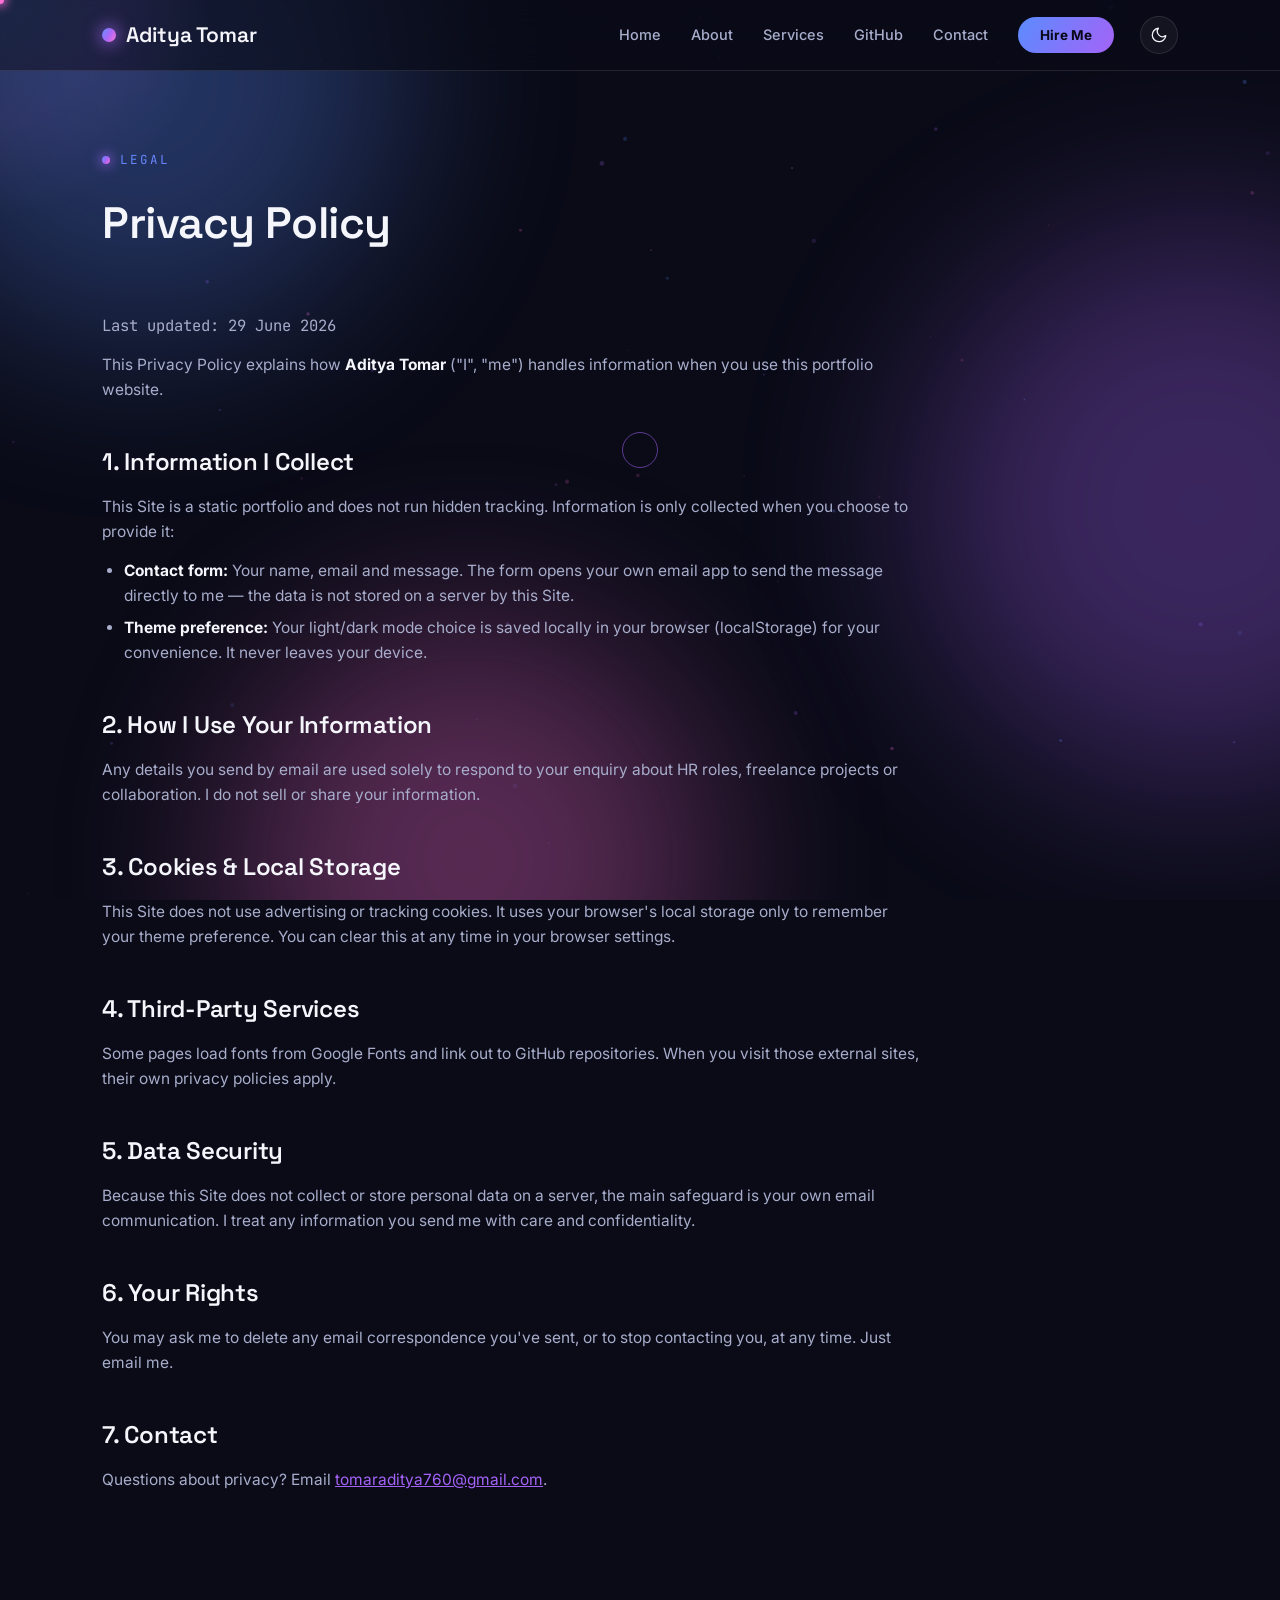
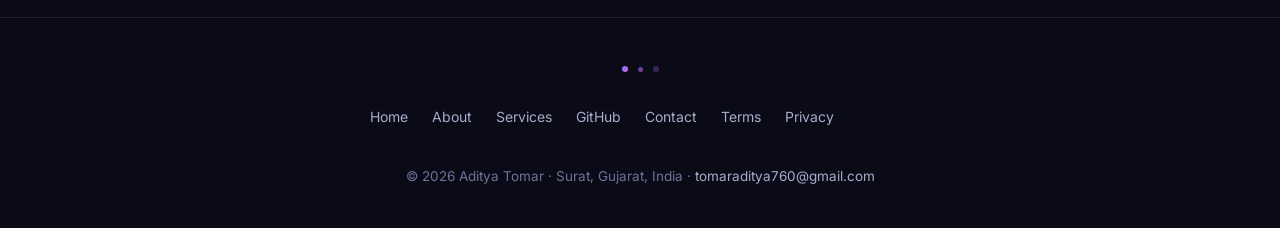
<file: privacy.html>
<!DOCTYPE html>
<html lang="en">
<head>
<meta charset="UTF-8">
<meta name="viewport" content="width=device-width, initial-scale=1.0">
<title>Privacy Policy — Aditya Tomar</title>
<meta name="description" content="Privacy policy for Aditya Tomar&#x27;s portfolio website.">
<link rel="preconnect" href="https://fonts.googleapis.com"><link rel="preconnect" href="https://fonts.gstatic.com" crossorigin><link href="https://fonts.googleapis.com/css2?family=Space+Grotesk:wght@400;500;600;700&family=Inter:wght@400;500;600;700&family=JetBrains+Mono:wght@400;500&display=swap" rel="stylesheet">
<style>
/* ============ TOKENS ============ */
:root{
  --bg:#0A0B17;
  --bg-soft:#11132A;
  --glass: rgba(255,255,255,0.045);
  --glass-2: rgba(255,255,255,0.07);
  --line: rgba(255,255,255,0.10);
  --text:#F5F6FB;
  --text-muted:#A7ADCB;
  --text-dim:#6D7398;
  --blue:#5B8CFF;
  --purple:#A463F7;
  --pink:#FF6FD5;
  --grad: linear-gradient(120deg, var(--blue), var(--purple), var(--pink));
  --grad-soft: linear-gradient(120deg, rgba(91,140,255,.18), rgba(164,99,247,.18), rgba(255,111,213,.18));
  --radius: 18px;
  --radius-sm: 12px;
  --maxw: 1140px;
  --ease: cubic-bezier(.22,1,.36,1);
  --header-bg: rgba(10,11,23,0.65);
  --card-shadow: 0 20px 50px -30px rgba(0,0,0,0.8);
}

/* ============ LIGHT MODE ============ */
html.light{
  --bg:#F4F5FB;
  --bg-soft:#E9ECF8;
  --glass: rgba(10,11,40,0.035);
  --glass-2: rgba(10,11,40,0.06);
  --line: rgba(10,11,40,0.12);
  --text:#11132A;
  --text-muted:#4A5176;
  --text-dim:#7A80A3;
  --blue:#3A66E0;
  --purple:#8B3FE0;
  --pink:#E0479F;
  --grad-soft: linear-gradient(120deg, rgba(58,102,224,.12), rgba(139,63,224,.12), rgba(224,71,159,.12));
  --header-bg: rgba(244,245,251,0.7);
  --card-shadow: 0 20px 50px -32px rgba(40,40,90,0.35);
}
html.light .blob{ opacity:.18; }
html.light #particles-canvas{ opacity:.35; }

*{ margin:0; padding:0; box-sizing:border-box; }
html{ scroll-behavior:smooth; }

body{
  background:var(--bg);
  color:var(--text);
  font-family:'Inter', sans-serif;
  line-height:1.6;
  overflow-x:hidden;
  -webkit-font-smoothing:antialiased;
  position:relative;
  transition:background .4s var(--ease), color .4s var(--ease);
}

img,svg{ display:block; max-width:100%; }
a{ color:inherit; text-decoration:none; }
ul{ list-style:none; }

.wrap{ max-width:var(--maxw); margin:0 auto; padding:0 32px; }
section{ position:relative; z-index:1; padding:110px 0; }
.page-pad{ padding-top:150px; }

h1,h2,h3{ font-family:'Space Grotesk', sans-serif; font-weight:600; letter-spacing:-0.01em; }

/* ============ CUSTOM CURSOR ============ */
html.custom-cursor-active, html.custom-cursor-active *{ cursor:none !important; }
.cursor-dot{
  position:fixed; top:0; left:0; width:8px; height:8px; border-radius:50%;
  background:var(--pink); box-shadow:0 0 10px 3px rgba(255,111,213,.7);
  pointer-events:none; z-index:10000; transform:translate(-50%,-50%);
}
.cursor-ring{
  position:fixed; top:0; left:0; width:36px; height:36px; border-radius:50%;
  border:1.5px solid rgba(164,99,247,.55); pointer-events:none; z-index:9999;
  transform:translate(-50%,-50%) scale(1);
  transition:transform .25s var(--ease), border-color .25s var(--ease), background .25s var(--ease);
}
.cursor-ring.hover{ transform:translate(-50%,-50%) scale(1.9); border-color:var(--pink); background:rgba(255,111,213,.08); }
.cursor-glow{
  position:fixed; top:0; left:0; width:420px; height:420px; border-radius:50%;
  pointer-events:none; z-index:9998;
  background:radial-gradient(circle, rgba(91,140,255,.12), rgba(164,99,247,.09) 40%, transparent 72%);
  transform:translate(-50%,-50%); mix-blend-mode:screen;
}

/* ============ BACKGROUND ============ */
#particles-canvas{ position:fixed; inset:0; z-index:0; pointer-events:none; opacity:.5; }
.bg-blobs{ position:fixed; inset:0; z-index:0; overflow:hidden; pointer-events:none; }
.blob{ position:absolute; border-radius:50%; filter:blur(95px); opacity:.32; will-change:transform; }
.blob.b1{ width:520px; height:520px; background:var(--blue); top:-180px; left:-120px; animation:floatBlob 22s ease-in-out infinite; }
.blob.b2{ width:560px; height:560px; background:var(--purple); top:25%; right:-200px; animation:floatBlob 26s ease-in-out infinite reverse; }
.blob.b3{ width:480px; height:480px; background:var(--pink); bottom:-200px; left:18%; animation:floatBlob 24s ease-in-out infinite; }

@keyframes floatBlob{ 0%,100%{ transform:translate(0,0) scale(1); } 33%{ transform:translate(40px,-50px) scale(1.1); } 66%{ transform:translate(-30px,30px) scale(0.92); } }
@keyframes gradientShift{ 0%,100%{ background-position:0% 50%; } 50%{ background-position:100% 50%; } }
@keyframes floatY{ 0%,100%{ transform:translateY(0); } 50%{ transform:translateY(-16px); } }
@keyframes pulseGlow{ 0%,100%{ opacity:.55; transform:scale(1); } 50%{ opacity:1; transform:scale(1.12); } }
@keyframes spin{ to{ transform:rotate(360deg); } }
@keyframes blink{ 0%,100%{ opacity:1; } 50%{ opacity:0; } }
@keyframes bounce{ 0%,100%{ transform:translateX(-50%) translateY(0); } 50%{ transform:translateX(-50%) translateY(6px); } }
@keyframes scrollWheel{ 0%,100%{ transform:translateX(-50%) translateY(0); opacity:1; } 50%{ transform:translateX(-50%) translateY(8px); opacity:0; } }

.eyebrow{
  font-family:'JetBrains Mono', monospace; font-size:12.5px; letter-spacing:0.16em;
  text-transform:uppercase; background:var(--grad);
  -webkit-background-clip:text; background-clip:text; color:transparent;
  display:flex; align-items:center; gap:10px; margin-bottom:18px;
}
.eyebrow::before{ content:''; width:8px; height:8px; border-radius:50%; background:var(--grad); box-shadow:0 0 12px 2px rgba(164,99,247,.7); flex-shrink:0; }

.section-head{ max-width:680px; margin-bottom:56px; }
.section-head.center{ margin-left:auto; margin-right:auto; text-align:center; }
.section-head.center .eyebrow{ justify-content:center; }
.section-head h2{ font-size:clamp(30px,4vw,44px); margin-bottom:14px; }
.section-head p{ color:var(--text-muted); font-size:16.5px; }

.divider{ display:flex; align-items:center; justify-content:center; gap:10px; }
.divider span{ width:6px; height:6px; border-radius:50%; background:var(--grad); }
.divider span:nth-child(2){ opacity:.6; width:5px; height:5px; }
.divider span:nth-child(3){ opacity:.3; }

/* ============ NAV ============ */
header{
  position:fixed; top:0; left:0; right:0; z-index:100;
  background:var(--header-bg); backdrop-filter:blur(16px);
  border-bottom:1px solid var(--line); transition:background .4s var(--ease);
}
nav{ max-width:var(--maxw); margin:0 auto; padding:16px 32px; display:flex; align-items:center; justify-content:space-between; }
.logo{ font-family:'Space Grotesk', sans-serif; font-weight:600; font-size:21px; display:flex; align-items:center; gap:10px; }
.logo .mark{ width:14px; height:14px; border-radius:50%; background:var(--grad); box-shadow:0 0 16px 3px rgba(164,99,247,.6); animation:pulseGlow 3s ease-in-out infinite; }
.nav-right{ display:flex; align-items:center; gap:26px; }
.nav-links{ display:flex; align-items:center; gap:30px; font-size:14.5px; font-weight:500; }
.nav-links a{ color:var(--text-muted); position:relative; transition:color .25s var(--ease); }
.nav-links a:hover, .nav-links a.active{ color:var(--text); }
.nav-links a::after{ content:''; position:absolute; left:0; bottom:-7px; width:0; height:2px; border-radius:2px; background:var(--grad); transition:width .3s var(--ease); }
.nav-links a:hover::after, .nav-links a.active::after{ width:100%; }

.nav-cta{
  background:var(--grad); background-size:200% 200%; color:#070818 !important;
  font-weight:700; font-size:13.5px; padding:10px 22px; border-radius:30px;
  transition:transform .25s var(--ease), box-shadow .25s var(--ease);
}
.nav-cta:hover{ transform:translateY(-2px); box-shadow:0 12px 28px -8px rgba(164,99,247,.55); animation:gradientShift 2.5s ease infinite; }
.nav-cta::after{ display:none; }

/* theme toggle */
.theme-toggle{
  width:38px; height:38px; border-radius:50%; border:1px solid var(--line);
  background:var(--glass); color:var(--text); display:flex; align-items:center; justify-content:center;
  cursor:pointer; transition:transform .25s var(--ease), border-color .25s var(--ease), background .25s var(--ease);
  flex-shrink:0;
}
.theme-toggle:hover{ border-color:rgba(164,99,247,.5); transform:rotate(18deg) scale(1.08); }
.theme-toggle svg{ width:18px; height:18px; }
.theme-toggle .sun{ display:none; }
html.light .theme-toggle .sun{ display:block; }
html.light .theme-toggle .moon{ display:none; }

.burger{ display:none; width:26px; height:18px; position:relative; cursor:pointer; background:none; border:none; }
.burger span{ position:absolute; left:0; width:100%; height:1.6px; background:var(--text); transition:all .3s var(--ease); border-radius:2px; }
.burger span:nth-child(1){ top:0; } .burger span:nth-child(2){ top:8px; } .burger span:nth-child(3){ top:16px; }
.burger.open span:nth-child(1){ transform:translateY(8px) rotate(45deg); }
.burger.open span:nth-child(2){ opacity:0; }
.burger.open span:nth-child(3){ transform:translateY(-8px) rotate(-45deg); }

/* ============ BUTTONS ============ */
.btn{ display:inline-flex; align-items:center; gap:8px; padding:15px 28px; border-radius:40px; font-weight:600; font-size:15px; transition:transform .25s var(--ease), box-shadow .25s var(--ease); }
.btn-primary{ background:var(--grad); background-size:200% 200%; color:#070818; animation:gradientShift 6s ease infinite; }
.btn-primary:hover{ transform:translateY(-3px); box-shadow:0 16px 36px -10px rgba(164,99,247,.55), 0 8px 26px -8px rgba(255,111,213,.4); }
.btn-ghost{ border:1px solid var(--line); color:var(--text); background:var(--glass); backdrop-filter:blur(10px); }
.btn-ghost:hover{ border-color:rgba(164,99,247,.55); transform:translateY(-3px); box-shadow:0 12px 28px -12px rgba(91,140,255,.35); }

/* ============ HERO ============ */
.hero{ min-height:100vh; display:flex; align-items:center; padding-top:120px; padding-bottom:60px; position:relative; overflow:hidden; }
.hero::before{ content:''; position:absolute; inset:0; background: radial-gradient(circle 380px at var(--mx,70%) var(--my,35%), rgba(164,99,247,.10), transparent 70%); pointer-events:none; transition:background .15s ease-out; z-index:0; }
.hero-grid{ position:absolute; inset:0; z-index:0; pointer-events:none; background-image: linear-gradient(rgba(164,99,247,0.06) 1px, transparent 1px), linear-gradient(90deg, rgba(91,140,255,0.06) 1px, transparent 1px); background-size:56px 56px; -webkit-mask-image: radial-gradient(ellipse 70% 65% at 50% 38%, black 35%, transparent 88%); mask-image: radial-gradient(ellipse 70% 65% at 50% 38%, black 35%, transparent 88%); }
.hero .wrap{ display:grid; grid-template-columns:1.15fr 0.85fr; gap:40px; align-items:center; position:relative; z-index:1; }
.hero-copy{ opacity:0; transform:translateY(24px); animation:heroIn .9s var(--ease) forwards; }
@keyframes heroIn{ to{ opacity:1; transform:translateY(0); } }
.hero h1{ font-size:clamp(46px,7.2vw,84px); line-height:0.98; margin-bottom:18px; background:var(--grad); background-size:200% 200%; -webkit-background-clip:text; background-clip:text; color:transparent; animation:gradientShift 7s ease infinite; }
.role-line{ font-family:'JetBrains Mono', monospace; font-size:13.5px; letter-spacing:0.08em; text-transform:uppercase; color:var(--text-muted); margin-bottom:14px; display:flex; align-items:center; gap:12px; flex-wrap:wrap; }
.role-line .x{ color:var(--pink); }
.type-line{ font-family:'JetBrains Mono', monospace; font-size:13px; letter-spacing:0.03em; color:var(--text-dim); margin-bottom:26px; display:flex; align-items:center; gap:2px; flex-wrap:wrap; }
.type-line #typedText{ color:var(--text); font-weight:500; margin-left:6px; }
.type-cursor{ color:var(--pink); font-weight:600; animation:blink 1s step-end infinite; margin-left:1px; }
.hero p.tagline{ font-size:18.5px; color:var(--text-muted); max-width:520px; margin-bottom:38px; }
.btn-row{ display:flex; gap:16px; flex-wrap:wrap; margin-bottom:42px; }
.meta-row{ display:flex; gap:28px; flex-wrap:wrap; font-size:14px; color:var(--text-dim); margin-bottom:36px; }
.meta-row span{ display:flex; align-items:center; gap:8px; }
.meta-row .dot{ width:5px; height:5px; border-radius:50%; background:var(--grad); }
.hero-stats{ display:flex; gap:38px; flex-wrap:wrap; }
.stat-block{ text-align:left; }
.stat-block .stat-number{ font-family:'Space Grotesk', sans-serif; font-size:1.9rem; font-weight:700; background:var(--grad); -webkit-background-clip:text; background-clip:text; color:transparent; }
.stat-block .stat-label{ font-size:11.5px; color:var(--text-dim); text-transform:uppercase; letter-spacing:.06em; margin-top:4px; }

/* hero orb */
.orb-stage{ position:relative; height:440px; display:flex; align-items:center; justify-content:center; }
.orb-cluster{ position:relative; width:300px; height:300px; }
.orb{ position:absolute; border-radius:50%; filter:blur(2px); }
.orb.o1{ width:230px; height:230px; top:10px; left:10px; background:radial-gradient(circle at 35% 30%, rgba(91,140,255,.95), rgba(91,140,255,.05) 70%); animation:floatY 7s ease-in-out infinite, spin 30s linear infinite; box-shadow:0 0 90px 14px rgba(91,140,255,.3); }
.orb.o2{ width:170px; height:170px; top:70px; left:90px; background:radial-gradient(circle at 40% 35%, rgba(164,99,247,.95), rgba(164,99,247,.05) 70%); animation:floatY 9s ease-in-out infinite reverse; box-shadow:0 0 76px 10px rgba(164,99,247,.3); mix-blend-mode:screen; }
.orb.o3{ width:120px; height:120px; top:30px; left:140px; background:radial-gradient(circle at 45% 35%, rgba(255,111,213,.95), rgba(255,111,213,.05) 70%); animation:floatY 6s ease-in-out infinite; box-shadow:0 0 64px 10px rgba(255,111,213,.35); mix-blend-mode:screen; }
.orb-core{ position:absolute; top:50%; left:50%; width:14px; height:14px; border-radius:50%; transform:translate(-50%,-50%); background:var(--grad); box-shadow:0 0 34px 9px rgba(164,99,247,.75); animation:pulseGlow 3s ease-in-out infinite; z-index:2; }
.orb-ring{ position:absolute; inset:-30px; border-radius:50%; border:1px solid rgba(255,255,255,.08); animation:spin 40s linear infinite; }
.orb-ring::before, .orb-ring::after{ content:''; position:absolute; width:8px; height:8px; border-radius:50%; background:var(--grad); box-shadow:0 0 14px 3px rgba(164,99,247,.7); }
.orb-ring::before{ top:-4px; left:50%; }
.orb-ring::after{ bottom:8%; right:6%; }
.orbit-ring-2{ position:absolute; inset:-62px; border-radius:50%; border:1px dashed rgba(255,255,255,.07); animation:spin 55s linear infinite reverse; }
.orbit-ring-2::before{ content:''; position:absolute; top:46%; left:-3px; width:7px; height:7px; border-radius:50%; background:var(--pink); box-shadow:0 0 14px 4px rgba(255,111,213,.75); }
.orbit-ring-2::after{ content:''; position:absolute; bottom:2%; right:14%; width:6px; height:6px; border-radius:50%; background:var(--blue); box-shadow:0 0 12px 3px rgba(91,140,255,.7); }
.scroll-indicator{ position:absolute; bottom:30px; left:50%; transform:translateX(-50%); display:flex; flex-direction:column; align-items:center; gap:8px; color:var(--text-dim); font-family:'JetBrains Mono', monospace; font-size:11px; letter-spacing:.15em; text-transform:uppercase; z-index:1; animation:bounce 2.4s ease-in-out infinite; }
.scroll-indicator .mouse{ width:22px; height:34px; border:1.5px solid var(--text-dim); border-radius:12px; position:relative; }
.scroll-indicator .mouse::after{ content:''; position:absolute; top:6px; left:50%; width:3px; height:7px; background:var(--grad); border-radius:2px; transform:translateX(-50%); animation:scrollWheel 2s ease-in-out infinite; }

/* ============ ABOUT ============ */
.about-grid{ display:grid; grid-template-columns:1.4fr 1fr; gap:60px; align-items:start; }
.about-text p{ color:var(--text-muted); margin-bottom:18px; font-size:16px; max-width:560px; }
.about-text p strong{ color:var(--text); font-weight:600; background:var(--grad-soft); padding:0 4px; border-radius:4px; }
.stat-card{ background:var(--glass); border:1px solid var(--line); backdrop-filter:blur(16px); border-radius:var(--radius); padding:30px; position:relative; overflow:hidden; transition:border-color .3s var(--ease), transform .15s var(--ease); box-shadow:var(--card-shadow); }
.stat-card::after{ content:''; position:absolute; top:-60px; right:-60px; width:160px; height:160px; border-radius:50%; background:radial-gradient(circle, rgba(164,99,247,.3), transparent 70%); pointer-events:none; }
.stat-card:hover{ border-color:rgba(164,99,247,.4); }
.stat-card .row{ display:flex; justify-content:space-between; align-items:flex-start; padding:14px 0; border-bottom:1px solid var(--line); gap:16px; position:relative; z-index:1; }
.stat-card .row:last-child{ border-bottom:none; padding-bottom:0; }
.stat-card .row:first-child{ padding-top:0; }
.stat-card .label{ font-size:13px; color:var(--text-dim); font-family:'JetBrains Mono', monospace; letter-spacing:.03em; }
.stat-card .value{ font-size:14.5px; font-weight:500; text-align:right; }
.badges{ display:flex; gap:10px; flex-wrap:wrap; margin-top:22px; }
.badge{ display:inline-flex; align-items:center; gap:8px; background:var(--grad-soft); color:var(--text); font-size:12.5px; font-weight:600; padding:7px 14px; border-radius:30px; border:1px solid rgba(164,99,247,.3); }
.badge .dot{ width:6px; height:6px; border-radius:50%; background:var(--pink); box-shadow:0 0 8px 2px rgba(255,111,213,.6); }

/* ============ SKILLS ============ */
.skills-grid{ display:grid; grid-template-columns:1fr 1fr; gap:28px; }
.skill-panel{ background:var(--glass); border:1px solid var(--line); backdrop-filter:blur(16px); border-radius:var(--radius); padding:32px; transition:border-color .3s var(--ease), transform .15s var(--ease); box-shadow:var(--card-shadow); }
.skill-panel:hover{ border-color:rgba(164,99,247,.4); }
.skill-panel h3{ font-size:19px; margin-bottom:24px; display:flex; align-items:center; gap:12px; }
.skill-panel h3 .tag{ width:10px; height:10px; border-radius:3px; }
.skill-panel.hr h3 .tag{ background:var(--blue); box-shadow:0 0 12px 2px rgba(91,140,255,.6); }
.skill-panel.dev h3 .tag{ background:var(--pink); box-shadow:0 0 12px 2px rgba(255,111,213,.6); }
.skill-item{ margin-bottom:18px; }
.skill-item .top{ display:flex; justify-content:space-between; font-size:13.5px; margin-bottom:8px; color:var(--text-muted); }
.skill-bar{ height:7px; border-radius:6px; background:var(--glass-2); overflow:hidden; }
.skill-fill{ height:100%; width:0; border-radius:6px; background:var(--grad); background-size:200% 200%; animation:gradientShift 5s ease infinite; transition:width 1.3s var(--ease); }

/* ============ TIMELINE ============ */
.timeline{ display:grid; gap:24px; max-width:820px; }
.tl-item{ background:var(--glass); border:1px solid var(--line); backdrop-filter:blur(16px); border-radius:var(--radius); padding:30px; position:relative; border-left:3px solid var(--blue); transition:border-color .3s var(--ease), transform .15s var(--ease); box-shadow:var(--card-shadow); }
.tl-item.dev{ border-left-color:var(--pink); }
.tl-item:hover{ border-color:rgba(164,99,247,.4); }
.tl-item .when{ font-family:'JetBrains Mono', monospace; font-size:12px; letter-spacing:.05em; color:var(--text-dim); text-transform:uppercase; margin-bottom:10px; }
.tl-item h3{ font-size:21px; margin-bottom:4px; }
.tl-item .org{ color:var(--purple); font-size:14px; font-weight:600; margin-bottom:16px; }
.tl-item ul{ display:grid; gap:8px; }
.tl-item li{ color:var(--text-muted); font-size:14.5px; padding-left:22px; position:relative; }
.tl-item li::before{ content:''; position:absolute; left:0; top:9px; width:7px; height:7px; border-radius:50%; background:var(--grad); }

/* ============ WORK / CARDS ============ */
.work-grid{ display:grid; grid-template-columns:repeat(3,1fr); gap:24px; }
.work-card{ background:var(--glass); border:1px solid var(--line); backdrop-filter:blur(16px); border-radius:var(--radius); padding:30px; position:relative; overflow:hidden; transition:border-color .3s var(--ease); box-shadow:var(--card-shadow); }
.work-card:hover{ border-color:rgba(164,99,247,.4); }
.work-card.open{ background:var(--grad-soft); }
.work-card .tagrow{ margin-bottom:16px; }
.work-card .kind{ font-family:'JetBrains Mono', monospace; font-size:11px; letter-spacing:.08em; text-transform:uppercase; color:var(--pink); border:1px solid rgba(255,111,213,.3); padding:4px 10px; border-radius:20px; }
.work-card h3{ font-size:19px; margin-bottom:12px; }
.work-card p{ color:var(--text-muted); font-size:14.5px; margin-bottom:16px; }
.work-card .stack{ display:flex; gap:8px; flex-wrap:wrap; margin-bottom:14px; }
.work-card .stack span{ font-size:11.5px; color:var(--text-dim); background:var(--glass-2); padding:4px 10px; border-radius:20px; border:1px solid var(--line); }
.work-card .go{ color:var(--text); font-weight:600; font-size:14px; display:inline-flex; align-items:center; gap:6px; transition:gap .25s var(--ease); }
.work-card .go:hover{ gap:12px; }

/* ============ EDUCATION ============ */
.edu-grid{ display:grid; grid-template-columns:1fr 1fr; gap:24px; max-width:820px; }
.edu-card{ background:var(--glass); border:1px solid var(--line); backdrop-filter:blur(16px); border-radius:var(--radius); padding:30px; transition:border-color .3s var(--ease); box-shadow:var(--card-shadow); }
.edu-card:hover{ border-color:rgba(164,99,247,.4); }
.edu-card .year{ font-family:'JetBrains Mono', monospace; font-size:13px; color:var(--purple); margin-bottom:10px; }
.edu-card h3{ font-size:18px; margin-bottom:6px; }
.edu-card p{ color:var(--text-muted); font-size:14px; }

/* ============ PROJECTS LIBRARY ============ */
.filter-bar{ display:flex; gap:10px; flex-wrap:wrap; margin-bottom:40px; }
.filter-btn{ font-family:'JetBrains Mono', monospace; font-size:12.5px; letter-spacing:.04em; padding:9px 18px; border-radius:30px; border:1px solid var(--line); background:var(--glass); color:var(--text-muted); cursor:pointer; transition:all .25s var(--ease); }
.filter-btn:hover{ color:var(--text); border-color:rgba(164,99,247,.4); }
.filter-btn.active{ background:var(--grad); color:#070818; border-color:transparent; font-weight:700; }
.proj-count{ font-family:'JetBrains Mono', monospace; font-size:12.5px; color:var(--text-dim); margin-bottom:24px; }
.proj-grid{ display:grid; grid-template-columns:repeat(auto-fill, minmax(290px,1fr)); gap:22px; }
.proj-card{ background:var(--glass); border:1px solid var(--line); backdrop-filter:blur(16px); border-radius:var(--radius); padding:26px; display:flex; flex-direction:column; gap:14px; position:relative; overflow:hidden; transition:border-color .3s var(--ease); box-shadow:var(--card-shadow); }
.proj-card::before{ content:''; position:absolute; top:0; left:0; right:0; height:3px; background:var(--grad); transform:scaleX(0); transform-origin:left; transition:transform .4s var(--ease); }
.proj-card:hover::before{ transform:scaleX(1); }
.proj-card:hover{ border-color:rgba(164,99,247,.4); }
.proj-top{ display:flex; align-items:center; justify-content:space-between; gap:10px; }
.proj-cat{ font-family:'JetBrains Mono', monospace; font-size:10.5px; letter-spacing:.08em; text-transform:uppercase; color:var(--pink); border:1px solid rgba(255,111,213,.3); padding:4px 10px; border-radius:20px; }
.proj-badge-own{ font-family:'JetBrains Mono', monospace; font-size:10px; letter-spacing:.06em; text-transform:uppercase; color:#070818; background:var(--grad); padding:4px 9px; border-radius:20px; font-weight:700; }
.proj-card h3{ font-size:17.5px; line-height:1.3; }
.proj-card p{ color:var(--text-muted); font-size:13.5px; flex:1; }
.proj-link{ display:inline-flex; align-items:center; gap:8px; font-size:13.5px; font-weight:600; color:var(--text); transition:gap .25s var(--ease); margin-top:auto; }
.proj-link:hover{ gap:13px; color:var(--purple); }
.proj-link svg{ width:17px; height:17px; }
.no-results{ text-align:center; color:var(--text-dim); padding:50px 0; font-family:'JetBrains Mono', monospace; font-size:14px; }

/* ============ CONTACT ============ */
.contact-box{ background:var(--glass); border:1px solid var(--line); backdrop-filter:blur(18px); border-radius:26px; padding:64px 48px; text-align:center; max-width:760px; margin:0 auto; position:relative; overflow:hidden; box-shadow:var(--card-shadow); }
.contact-box::before{ content:''; position:absolute; top:-100px; left:50%; transform:translateX(-50%); width:340px; height:340px; border-radius:50%; background:radial-gradient(circle, rgba(164,99,247,.25), transparent 70%); pointer-events:none; }
.contact-box h2{ font-size:clamp(28px,4vw,40px); margin-bottom:14px; position:relative; z-index:1; }
.contact-box p{ color:var(--text-muted); max-width:480px; margin:0 auto 32px; position:relative; z-index:1; }
.contact-actions{ display:flex; gap:14px; justify-content:center; flex-wrap:wrap; position:relative; z-index:1; margin-bottom:36px; }
.social-row{ display:flex; gap:14px; justify-content:center; position:relative; z-index:1; }
.social-row a{ width:44px; height:44px; border-radius:50%; border:1px solid var(--line); background:var(--glass); display:flex; align-items:center; justify-content:center; color:var(--text-muted); transition:all .25s var(--ease); }
.social-row a:hover{ color:var(--text); border-color:rgba(164,99,247,.55); transform:translateY(-3px); }
.social-row svg{ width:20px; height:20px; }

/* contact form */
.contact-grid{ display:grid; grid-template-columns:1fr 1fr; gap:40px; align-items:start; }
.contact-info p{ color:var(--text-muted); margin-bottom:24px; max-width:420px; }
.info-list{ display:grid; gap:16px; }
.info-list .row{ display:flex; align-items:center; gap:14px; }
.info-list .ic{ width:42px; height:42px; border-radius:12px; background:var(--grad-soft); border:1px solid var(--line); display:flex; align-items:center; justify-content:center; color:var(--purple); flex-shrink:0; }
.info-list .ic svg{ width:19px; height:19px; }
.info-list .lab{ font-size:11.5px; color:var(--text-dim); text-transform:uppercase; letter-spacing:.05em; }
.info-list .val{ font-size:14.5px; font-weight:500; }
.form-card{ background:var(--glass); border:1px solid var(--line); backdrop-filter:blur(16px); border-radius:var(--radius); padding:32px; box-shadow:var(--card-shadow); }
.field{ margin-bottom:18px; }
.field label{ display:block; font-size:12.5px; color:var(--text-dim); margin-bottom:7px; font-family:'JetBrains Mono', monospace; letter-spacing:.03em; }
.field input, .field textarea{ width:100%; background:var(--glass-2); border:1px solid var(--line); border-radius:12px; padding:13px 15px; color:var(--text); font-family:inherit; font-size:14.5px; transition:border-color .25s var(--ease); }
.field input:focus, .field textarea:focus{ outline:none; border-color:rgba(164,99,247,.6); }
.field textarea{ resize:vertical; min-height:120px; }
.form-note{ font-size:12.5px; color:var(--text-dim); margin-top:6px; }

/* ============ LEGAL / PROSE ============ */
.prose{ max-width:820px; }
.prose h2{ font-size:24px; margin:40px 0 14px; }
.prose h2:first-child{ margin-top:0; }
.prose p, .prose li{ color:var(--text-muted); font-size:15.5px; margin-bottom:14px; }
.prose ul{ padding-left:22px; margin-bottom:14px; }
.prose li{ list-style:disc; margin-bottom:8px; }
.prose a{ color:var(--purple); text-decoration:underline; }
.prose strong{ color:var(--text); }
.updated{ font-family:'JetBrains Mono', monospace; font-size:12.5px; color:var(--text-dim); margin-bottom:30px; }

/* ============ CTA STRIP ============ */
.cta-strip{ background:var(--grad-soft); border:1px solid var(--line); border-radius:26px; padding:50px 40px; text-align:center; max-width:900px; margin:0 auto; }
.cta-strip h2{ font-size:clamp(26px,3.5vw,36px); margin-bottom:12px; }
.cta-strip p{ color:var(--text-muted); max-width:520px; margin:0 auto 28px; }

/* ============ FOOTER ============ */
footer{ position:relative; z-index:1; border-top:1px solid var(--line); padding:48px 32px 40px; text-align:center; color:var(--text-dim); font-size:13.5px; }
footer a{ color:var(--text-muted); transition:color .25s var(--ease); }
footer a:hover{ color:var(--text); }
.footer-nav{ display:flex; gap:24px; justify-content:center; flex-wrap:wrap; margin:18px 0 22px; font-size:14px; }
.footer-nav a{ color:var(--text-muted); }

/* ============ BACK TO TOP ============ */
.back-to-top{ position:fixed; bottom:28px; right:28px; width:46px; height:46px; border-radius:50%; background:var(--grad); border:none; color:#070818; cursor:pointer; display:flex; align-items:center; justify-content:center; opacity:0; visibility:hidden; transform:translateY(12px); transition:all .3s var(--ease); z-index:90; box-shadow:0 10px 26px -8px rgba(164,99,247,.6); }
.back-to-top.visible{ opacity:1; visibility:visible; transform:translateY(0); }
.back-to-top:hover{ transform:translateY(-3px) scale(1.06); }
.back-to-top svg{ width:20px; height:20px; }

/* ============ REVEAL ============ */
.reveal{ opacity:0; transform:translateY(30px); transition:opacity .7s var(--ease), transform .7s var(--ease); }
.reveal.in{ opacity:1; transform:translateY(0); }

/* ============ RESPONSIVE ============ */
@media (max-width:900px){
  .hero .wrap{ grid-template-columns:1fr; }
  .orb-stage{ display:none; }
  .about-grid, .skills-grid, .contact-grid{ grid-template-columns:1fr; gap:32px; }
  .work-grid{ grid-template-columns:1fr; }
  .edu-grid{ grid-template-columns:1fr; }
}
@media (max-width:768px){
  section{ padding:80px 0; }
  .page-pad{ padding-top:120px; }
  .wrap{ padding:0 22px; }
  .nav-links{
    position:fixed; top:64px; left:0; right:0;
    background:var(--header-bg); backdrop-filter:blur(18px);
    flex-direction:column; gap:22px; padding:30px 0;
    border-bottom:1px solid var(--line);
    transform:translateY(-130%); transition:transform .35s var(--ease); align-items:center;
  }
  .nav-links.open{ transform:translateY(0); }
  .nav-links a::after{ display:none; }
  .burger{ display:block; }
  .contact-box{ padding:44px 26px; }
}

@media (prefers-reduced-motion: reduce){
  *, .blob, .orb, .orb-ring, .orbit-ring-2, .orb-core, .hero h1, .btn-primary, .nav-cta, .logo .mark, .scroll-indicator, .type-cursor, .back-to-top{ animation:none !important; }
  html{ scroll-behavior:auto; }
  .reveal{ opacity:1; transform:none; }
}

</style>
</head>
<body>

<canvas id="particles-canvas" aria-hidden="true"></canvas>
<div class="bg-blobs" aria-hidden="true">
  <div class="blob b1"></div><div class="blob b2"></div><div class="blob b3"></div>
</div>
<div class="cursor-glow" id="cursorGlow" aria-hidden="true"></div>
<div class="cursor-ring" id="cursorRing" aria-hidden="true"></div>
<div class="cursor-dot" id="cursorDot" aria-hidden="true"></div>

<header>
  <nav>
    <a href="index.html" class="logo"><span class="mark"></span>Aditya Tomar</a>
    <div class="nav-right">
      <ul class="nav-links" id="navLinks">
        <li><a href="index.html">Home</a></li><li><a href="about.html">About</a></li><li><a href="services.html">Services</a></li><li><a href="projects.html">GitHub</a></li><li><a href="contact.html">Contact</a></li>
        <li><a href="contact.html" class="nav-cta">Hire Me</a></li>
      </ul>
      <button class="theme-toggle" id="themeToggle" aria-label="Toggle light / dark mode" title="Toggle theme">
        <svg class="moon" viewBox="0 0 24 24" fill="none" stroke="currentColor" stroke-width="1.7" stroke-linecap="round" stroke-linejoin="round"><path d="M21 12.79A9 9 0 1 1 11.21 3 7 7 0 0 0 21 12.79z"/></svg>
        <svg class="sun" viewBox="0 0 24 24" fill="none" stroke="currentColor" stroke-width="1.7" stroke-linecap="round" stroke-linejoin="round"><circle cx="12" cy="12" r="4.5"/><path d="M12 1.5v2M12 20.5v2M4.2 4.2l1.4 1.4M18.4 18.4l1.4 1.4M1.5 12h2M20.5 12h2M4.2 19.8l1.4-1.4M18.4 5.6l1.4-1.4"/></svg>
      </button>
      <button class="burger" id="burger" aria-label="Toggle menu"><span></span><span></span><span></span></button>
    </div>
  </nav>
</header>

<main id="top">
  <section class="page-pad" id="privacy">
    <div class="wrap">
      <div class="section-head reveal">
        <div class="eyebrow">Legal</div>
        <h2>Privacy Policy</h2>
      </div>
      <div class="prose reveal">
        <p class="updated">Last updated: 29 June 2026</p>
        <p>This Privacy Policy explains how <strong>Aditya Tomar</strong> ("I", "me") handles information when you use this portfolio website.</p>

        <h2>1. Information I Collect</h2>
        <p>This Site is a static portfolio and does not run hidden tracking. Information is only collected when you choose to provide it:</p>
        <ul>
          <li><strong>Contact form:</strong> Your name, email and message. The form opens your own email app to send the message directly to me — the data is not stored on a server by this Site.</li>
          <li><strong>Theme preference:</strong> Your light/dark mode choice is saved locally in your browser (localStorage) for your convenience. It never leaves your device.</li>
        </ul>

        <h2>2. How I Use Your Information</h2>
        <p>Any details you send by email are used solely to respond to your enquiry about HR roles, freelance projects or collaboration. I do not sell or share your information.</p>

        <h2>3. Cookies &amp; Local Storage</h2>
        <p>This Site does not use advertising or tracking cookies. It uses your browser's local storage only to remember your theme preference. You can clear this at any time in your browser settings.</p>

        <h2>4. Third-Party Services</h2>
        <p>Some pages load fonts from Google Fonts and link out to GitHub repositories. When you visit those external sites, their own privacy policies apply.</p>

        <h2>5. Data Security</h2>
        <p>Because this Site does not collect or store personal data on a server, the main safeguard is your own email communication. I treat any information you send me with care and confidentiality.</p>

        <h2>6. Your Rights</h2>
        <p>You may ask me to delete any email correspondence you've sent, or to stop contacting you, at any time. Just email me.</p>

        <h2>7. Contact</h2>
        <p>Questions about privacy? Email <a href="mailto:tomaraditya760@gmail.com">tomaraditya760@gmail.com</a>.</p>
      </div>
    </div>
  </section>
</main>

<footer>
  <div class="divider" style="margin-bottom:18px;"><span></span><span></span><span></span></div>
  <nav class="footer-nav"><a href="index.html">Home</a><a href="about.html">About</a><a href="services.html">Services</a><a href="projects.html">GitHub</a><a href="contact.html">Contact</a><a href="terms.html">Terms</a><a href="privacy.html">Privacy</a></nav>
  &copy; 2026 Aditya Tomar · Surat, Gujarat, India · <a href="mailto:tomaraditya760@gmail.com">tomaraditya760@gmail.com</a>
</footer>

<button class="back-to-top" id="backToTop" aria-label="Back to top">
  <svg viewBox="0 0 24 24" fill="none" stroke-width="2" stroke-linecap="round" stroke-linejoin="round"><path d="M12 19V5M5 12l7-7 7 7"/></svg>
</button>

<script>
(function(){
  const reduceMotion = window.matchMedia('(prefers-reduced-motion: reduce)').matches;
  const finePointer = window.matchMedia('(pointer: fine)').matches;

  /* ===== THEME (dark default, light toggle) ===== */
  const root = document.documentElement;
  let stored = null;
  try { stored = localStorage.getItem('theme'); } catch(e){}
  if (stored === 'light') root.classList.add('light');
  const themeBtn = document.getElementById('themeToggle');
  if (themeBtn){
    themeBtn.addEventListener('click', () => {
      root.classList.toggle('light');
      try { localStorage.setItem('theme', root.classList.contains('light') ? 'light' : 'dark'); } catch(e){}
    });
  }

  /* ===== MOBILE NAV ===== */
  const burger = document.getElementById('burger');
  const navLinks = document.getElementById('navLinks');
  if (burger && navLinks){
    burger.addEventListener('click', () => { burger.classList.toggle('open'); navLinks.classList.toggle('open'); });
    navLinks.querySelectorAll('a').forEach(link => {
      link.addEventListener('click', () => { burger.classList.remove('open'); navLinks.classList.remove('open'); });
    });
  }

  /* ===== SCROLL REVEAL ===== */
  const revealEls = document.querySelectorAll('.reveal');
  if (revealEls.length){
    const ro = new IntersectionObserver((entries) => {
      entries.forEach(e => { if (e.isIntersecting){ e.target.classList.add('in'); ro.unobserve(e.target); } });
    }, { threshold: 0.12 });
    revealEls.forEach(el => ro.observe(el));
  }

  /* ===== SKILL BARS ===== */
  const skillFills = document.querySelectorAll('.skill-fill');
  if (skillFills.length){
    const so = new IntersectionObserver((entries) => {
      entries.forEach(e => { if (e.isIntersecting){ e.target.style.width = e.target.dataset.level + '%'; so.unobserve(e.target); } });
    }, { threshold: 0.3 });
    skillFills.forEach(el => so.observe(el));
  }

  /* ===== ACTIVE NAV (in-page sections) ===== */
  const sections = document.querySelectorAll('main section[id]');
  const navAnchors = document.querySelectorAll('.nav-links a[data-sec]');
  if (sections.length && navAnchors.length){
    const no = new IntersectionObserver((entries) => {
      entries.forEach(e => {
        if (e.isIntersecting){
          const id = e.target.getAttribute('id');
          navAnchors.forEach(a => a.classList.toggle('active', a.getAttribute('data-sec') === id));
        }
      });
    }, { rootMargin: '-45% 0px -50% 0px' });
    sections.forEach(s => no.observe(s));
  }

  /* ===== HERO MOUSE GLOW ===== */
  const heroSection = document.getElementById('heroSection');
  if (heroSection){
    heroSection.addEventListener('mousemove', (e) => {
      const r = heroSection.getBoundingClientRect();
      heroSection.style.setProperty('--mx', (e.clientX - r.left) + 'px');
      heroSection.style.setProperty('--my', (e.clientY - r.top) + 'px');
    });
  }

  /* ===== STAT COUNT-UP ===== */
  const heroStats = document.querySelector('.hero-stats');
  if (heroStats){
    const sto = new IntersectionObserver((entries) => {
      entries.forEach(entry => {
        if (entry.isIntersecting){
          entry.target.querySelectorAll('.stat-number').forEach(el => {
            const target = parseInt(el.dataset.count, 10);
            const suffix = el.dataset.suffix || '';
            if (reduceMotion){ el.textContent = target + suffix; return; }
            let cur = 0; const step = Math.max(target / 40, 0.5);
            const t = setInterval(() => {
              cur += step;
              if (cur >= target){ el.textContent = target + suffix; clearInterval(t); }
              else el.textContent = Math.floor(cur) + suffix;
            }, 30);
          });
          sto.unobserve(entry.target);
        }
      });
    }, { threshold: 0.4 });
    sto.observe(heroStats);
  }

  /* ===== TYPING EFFECT ===== */
  const typedEl = document.getElementById('typedText');
  if (typedEl){
    const words = ['Payroll & Compliance', 'Responsive Web Design', 'AI-Assisted Workflows', 'People Operations', 'Clean, Modern UI'];
    if (reduceMotion){ typedEl.textContent = ' ' + words[0]; }
    else {
      let wi = 0, ci = 0, del = false;
      (function loop(){
        const w = words[wi];
        ci += del ? -1 : 1;
        typedEl.textContent = ' ' + w.substring(0, ci);
        let speed = del ? 35 : 75;
        if (!del && ci === w.length){ speed = 1700; del = true; }
        else if (del && ci === 0){ del = false; wi = (wi + 1) % words.length; speed = 400; }
        setTimeout(loop, speed);
      })();
    }
  }

  /* ===== BACK TO TOP ===== */
  const btt = document.getElementById('backToTop');
  if (btt){
    window.addEventListener('scroll', () => btt.classList.toggle('visible', window.scrollY > 500));
    btt.addEventListener('click', () => window.scrollTo({ top: 0, behavior: reduceMotion ? 'auto' : 'smooth' }));
  }

  /* ===== CUSTOM CURSOR ===== */
  const dot = document.getElementById('cursorDot');
  const ring = document.getElementById('cursorRing');
  const glow = document.getElementById('cursorGlow');
  if (dot && ring && glow){
    if (finePointer && !reduceMotion){
      root.classList.add('custom-cursor-active');
      let mx = innerWidth/2, my = innerHeight/2, rx = mx, ry = my;
      document.addEventListener('mousemove', (e) => {
        mx = e.clientX; my = e.clientY;
        dot.style.left = mx+'px'; dot.style.top = my+'px';
        glow.style.left = mx+'px'; glow.style.top = my+'px';
      });
      (function animate(){ rx += (mx-rx)*0.16; ry += (my-ry)*0.16; ring.style.left = rx+'px'; ring.style.top = ry+'px'; requestAnimationFrame(animate); })();
      const bind = () => document.querySelectorAll('a, button, .work-card, .skill-panel, .edu-card, .stat-card, .proj-card, .filter-btn').forEach(el => {
        el.addEventListener('mouseenter', () => ring.classList.add('hover'));
        el.addEventListener('mouseleave', () => ring.classList.remove('hover'));
      });
      bind();
      window.__bindCursor = bind;
    } else { dot.style.display='none'; ring.style.display='none'; glow.style.display='none'; }
  }

  /* ===== TILT ON CARDS ===== */
  if (innerWidth > 768 && !reduceMotion){
    const bindTilt = () => document.querySelectorAll('.work-card, .skill-panel, .edu-card, .stat-card, .proj-card').forEach(card => {
      if (card.__tilt) return; card.__tilt = true;
      card.addEventListener('mousemove', (e) => {
        const r = card.getBoundingClientRect();
        const x = e.clientX - r.left, y = e.clientY - r.top;
        const rX = (y - r.height/2)/26, rY = (r.width/2 - x)/26;
        card.style.transform = `perspective(900px) rotateX(${rX}deg) rotateY(${rY}deg) translateY(-4px)`;
      });
      card.addEventListener('mouseleave', () => { card.style.transform = ''; });
    });
    bindTilt();
    window.__bindTilt = bindTilt;
  }

  /* ===== PARTICLE NETWORK ===== */
  const canvas = document.getElementById('particles-canvas');
  if (canvas){
    const ctx = canvas.getContext('2d');
    let particles = [];
    const palette = ['91,140,255','164,99,247','255,111,213'];
    function resize(){ canvas.width = innerWidth; canvas.height = innerHeight; }
    resize();
    class P{ constructor(){ this.reset(); }
      reset(){ this.x=Math.random()*canvas.width; this.y=Math.random()*canvas.height; this.size=Math.random()*1.8+0.6; this.sx=(Math.random()-0.5)*0.4; this.sy=(Math.random()-0.5)*0.4; this.op=Math.random()*0.4+0.15; this.c=palette[Math.floor(Math.random()*palette.length)]; }
      update(){ this.x+=this.sx; this.y+=this.sy; if(this.x<0||this.x>canvas.width)this.sx*=-1; if(this.y<0||this.y>canvas.height)this.sy*=-1; }
      draw(){ ctx.beginPath(); ctx.arc(this.x,this.y,this.size,0,Math.PI*2); ctx.fillStyle=`rgba(${this.c},${this.op})`; ctx.fill(); }
    }
    function init(){ const n=Math.min(60,Math.floor((canvas.width*canvas.height)/19000)); particles=[]; for(let i=0;i<n;i++)particles.push(new P()); }
    init();
    function conn(){ for(let i=0;i<particles.length;i++)for(let j=i+1;j<particles.length;j++){ const dx=particles[i].x-particles[j].x, dy=particles[i].y-particles[j].y, d=Math.sqrt(dx*dx+dy*dy); if(d<110){ ctx.beginPath(); ctx.moveTo(particles[i].x,particles[i].y); ctx.lineTo(particles[j].x,particles[j].y); ctx.strokeStyle=`rgba(${particles[i].c},${0.07*(1-d/110)})`; ctx.lineWidth=0.6; ctx.stroke(); } } }
    function loop(){ ctx.clearRect(0,0,canvas.width,canvas.height); particles.forEach(p=>{p.update();p.draw();}); conn(); requestAnimationFrame(loop); }
    if (reduceMotion){ particles.forEach(p=>p.draw()); } else { loop(); }
    window.addEventListener('resize', () => { resize(); init(); if(reduceMotion){ ctx.clearRect(0,0,canvas.width,canvas.height); particles.forEach(p=>p.draw()); } });
  }

  /* ===== PROJECTS FILTER ===== */
  const filterBar = document.getElementById('filterBar');
  if (filterBar){
    const cards = Array.from(document.querySelectorAll('.proj-card'));
    const countEl = document.getElementById('projCount');
    const noRes = document.getElementById('noResults');
    const searchInput = document.getElementById('projSearch');
    let activeCat = 'All';
    function apply(){
      const q = (searchInput ? searchInput.value : '').trim().toLowerCase();
      let shown = 0;
      cards.forEach(c => {
        const cat = c.dataset.cat;
        const txt = (c.dataset.search || '').toLowerCase();
        const matchCat = activeCat === 'All' || cat === activeCat;
        const matchQ = !q || txt.includes(q);
        const vis = matchCat && matchQ;
        c.style.display = vis ? '' : 'none';
        if (vis) shown++;
      });
      if (countEl) countEl.textContent = shown + (shown === 1 ? ' project' : ' projects') + (activeCat !== 'All' ? ' in ' + activeCat : '');
      if (noRes) noRes.style.display = shown === 0 ? 'block' : 'none';
    }
    filterBar.querySelectorAll('.filter-btn').forEach(b => {
      b.addEventListener('click', () => {
        filterBar.querySelectorAll('.filter-btn').forEach(x => x.classList.remove('active'));
        b.classList.add('active');
        activeCat = b.dataset.filter;
        apply();
      });
    });
    if (searchInput) searchInput.addEventListener('input', apply);
    apply();
  }

  /* ===== CONTACT FORM (mailto) ===== */
  const form = document.getElementById('contactForm');
  if (form){
    form.addEventListener('submit', (e) => {
      e.preventDefault();
      const name = encodeURIComponent(form.name.value || '');
      const email = encodeURIComponent(form.email.value || '');
      const msg = encodeURIComponent(form.message.value || '');
      const body = `Name: ${decodeURIComponent(name)}%0D%0AEmail: ${decodeURIComponent(email)}%0D%0A%0D%0A${decodeURIComponent(msg)}`;
      window.location.href = `mailto:tomaraditya760@gmail.com?subject=Portfolio enquiry from ${decodeURIComponent(name)}&body=${body}`;
      const status = document.getElementById('formStatus');
      if (status) status.textContent = 'Opening your email app…';
    });
  }
})();

</script>
</body>
</html>
</file>
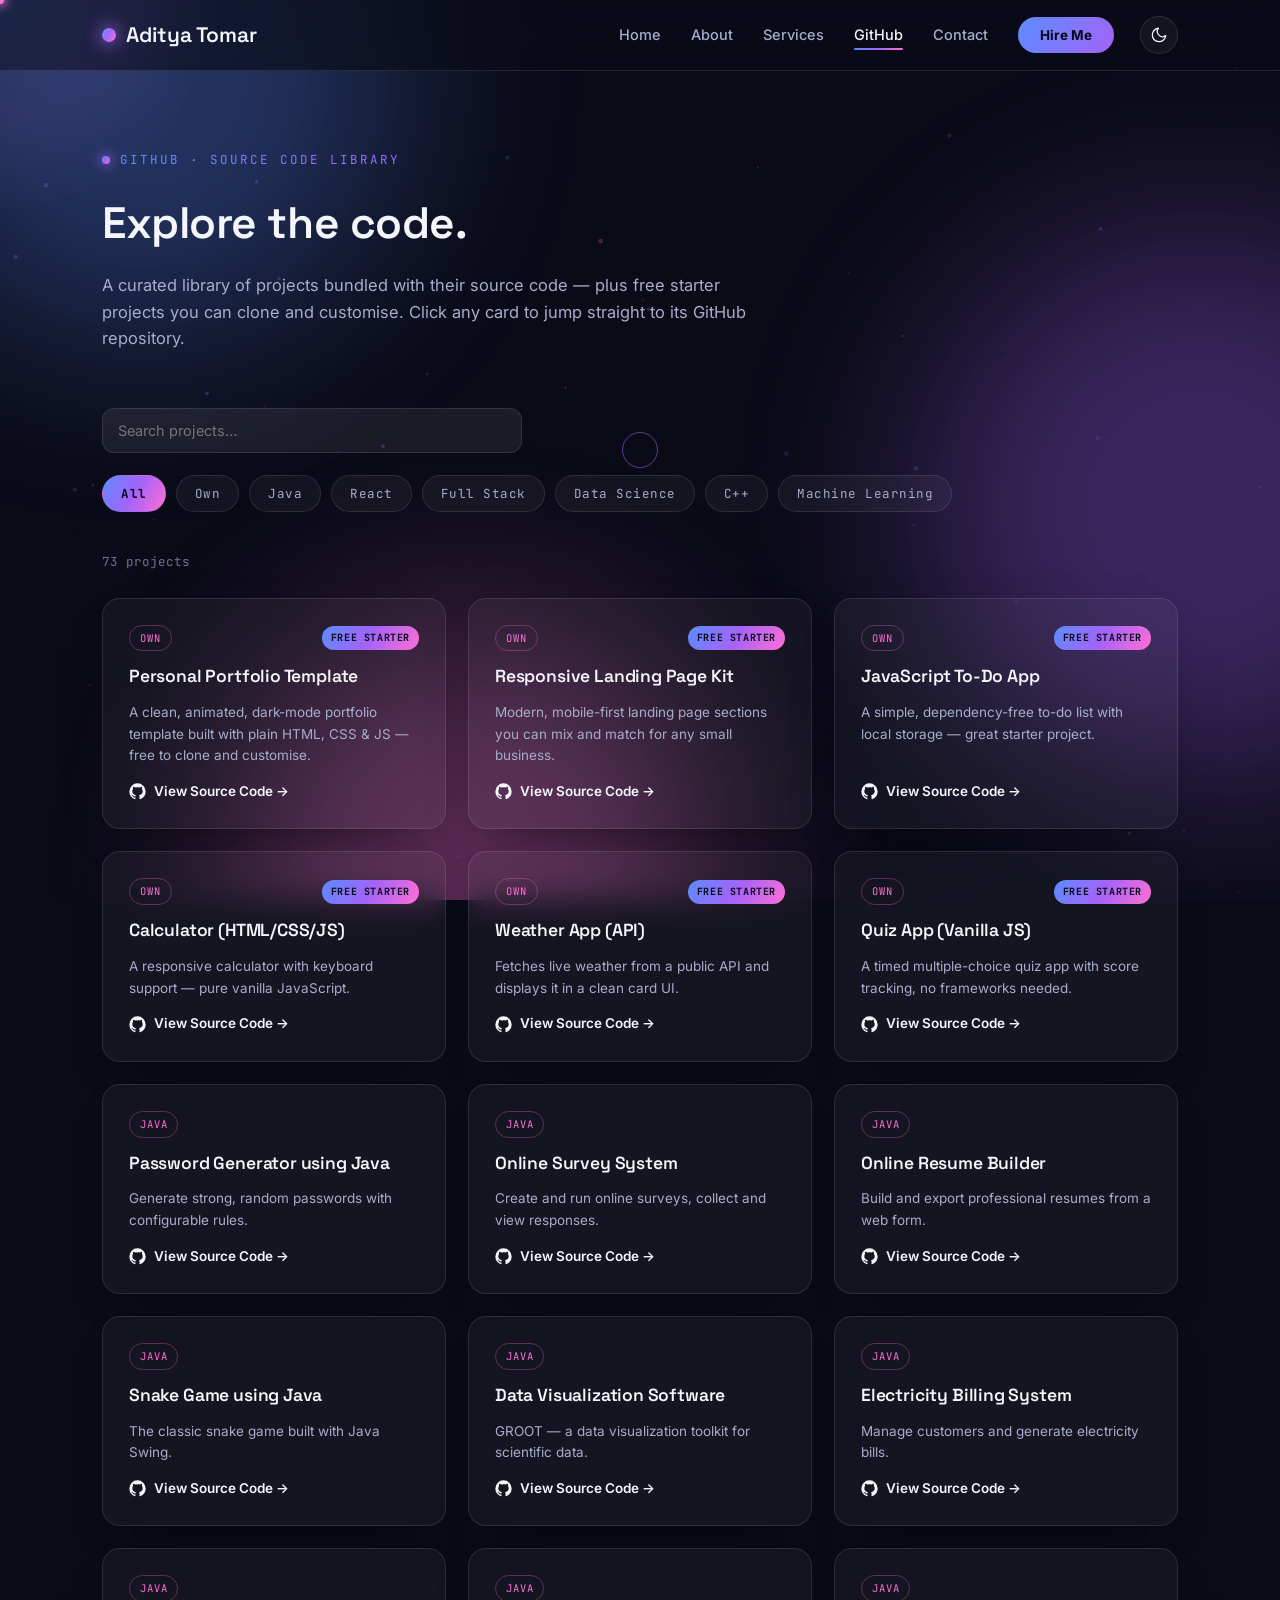
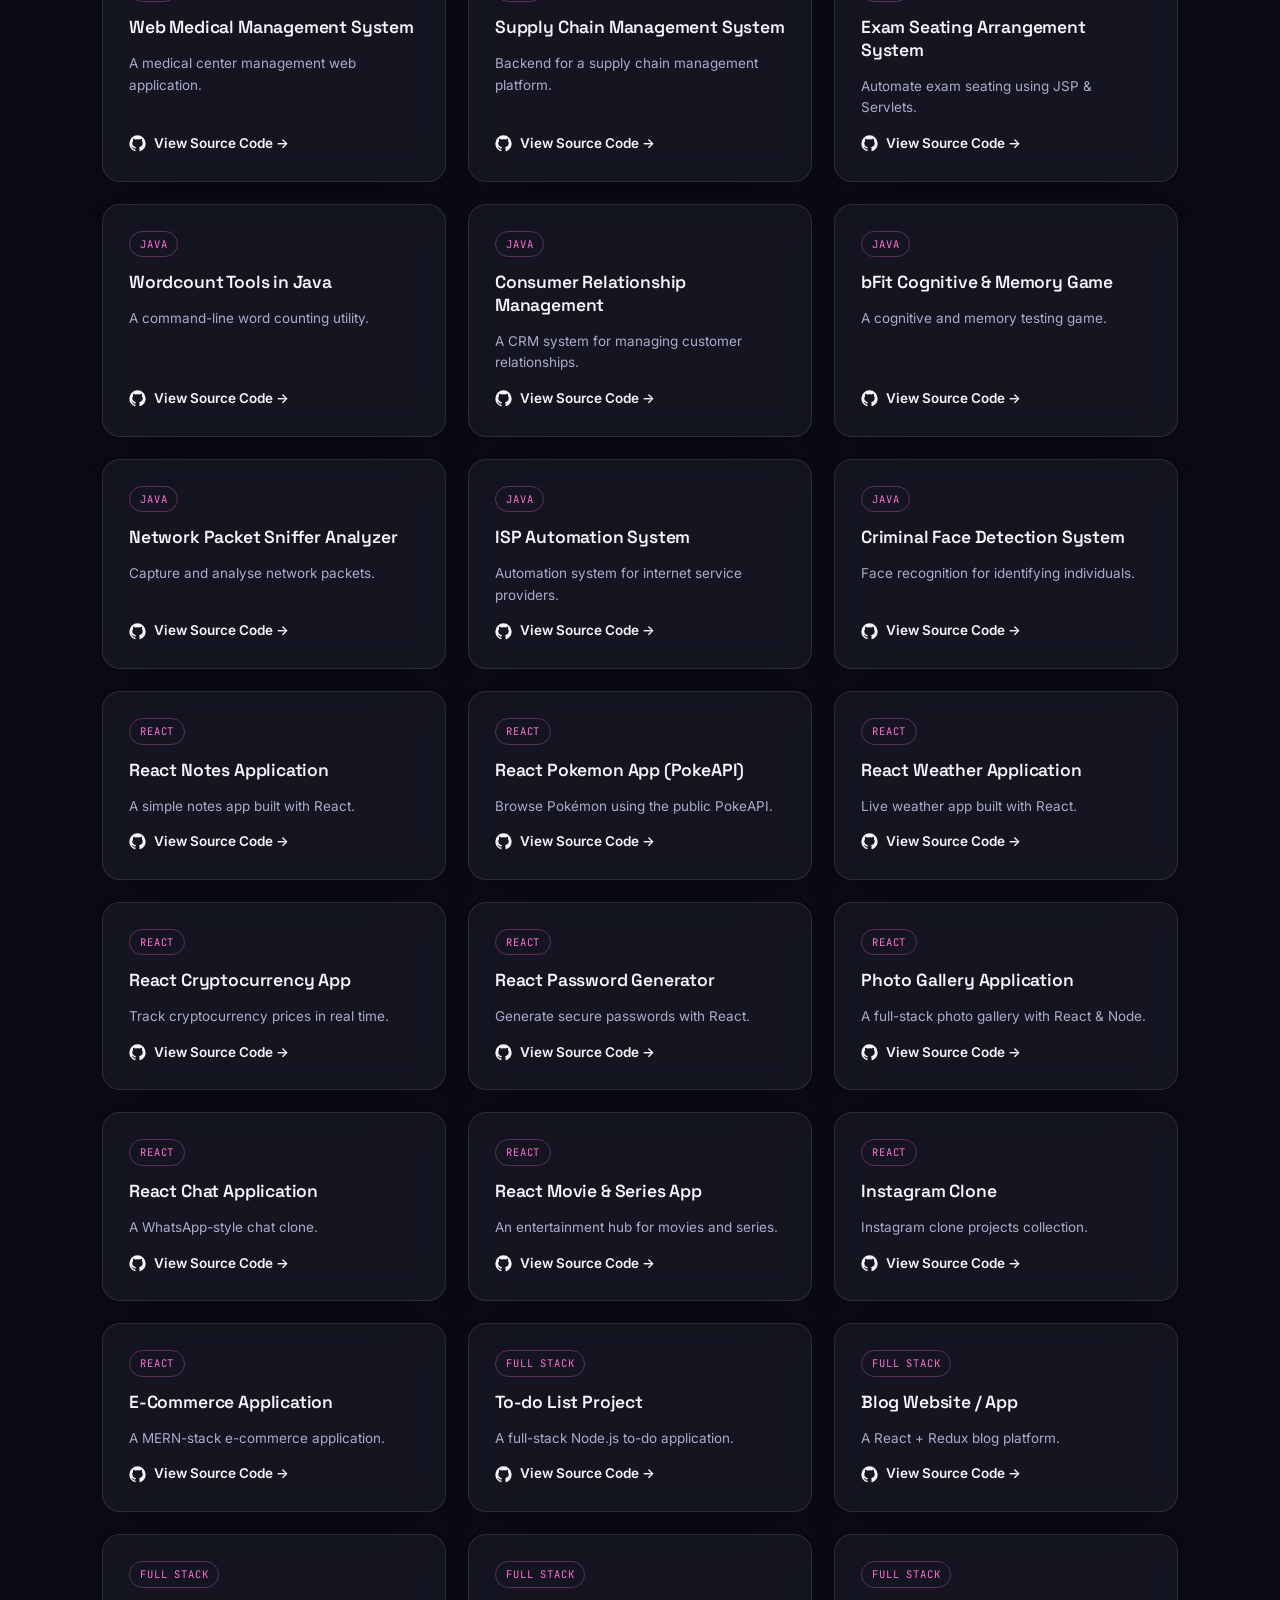
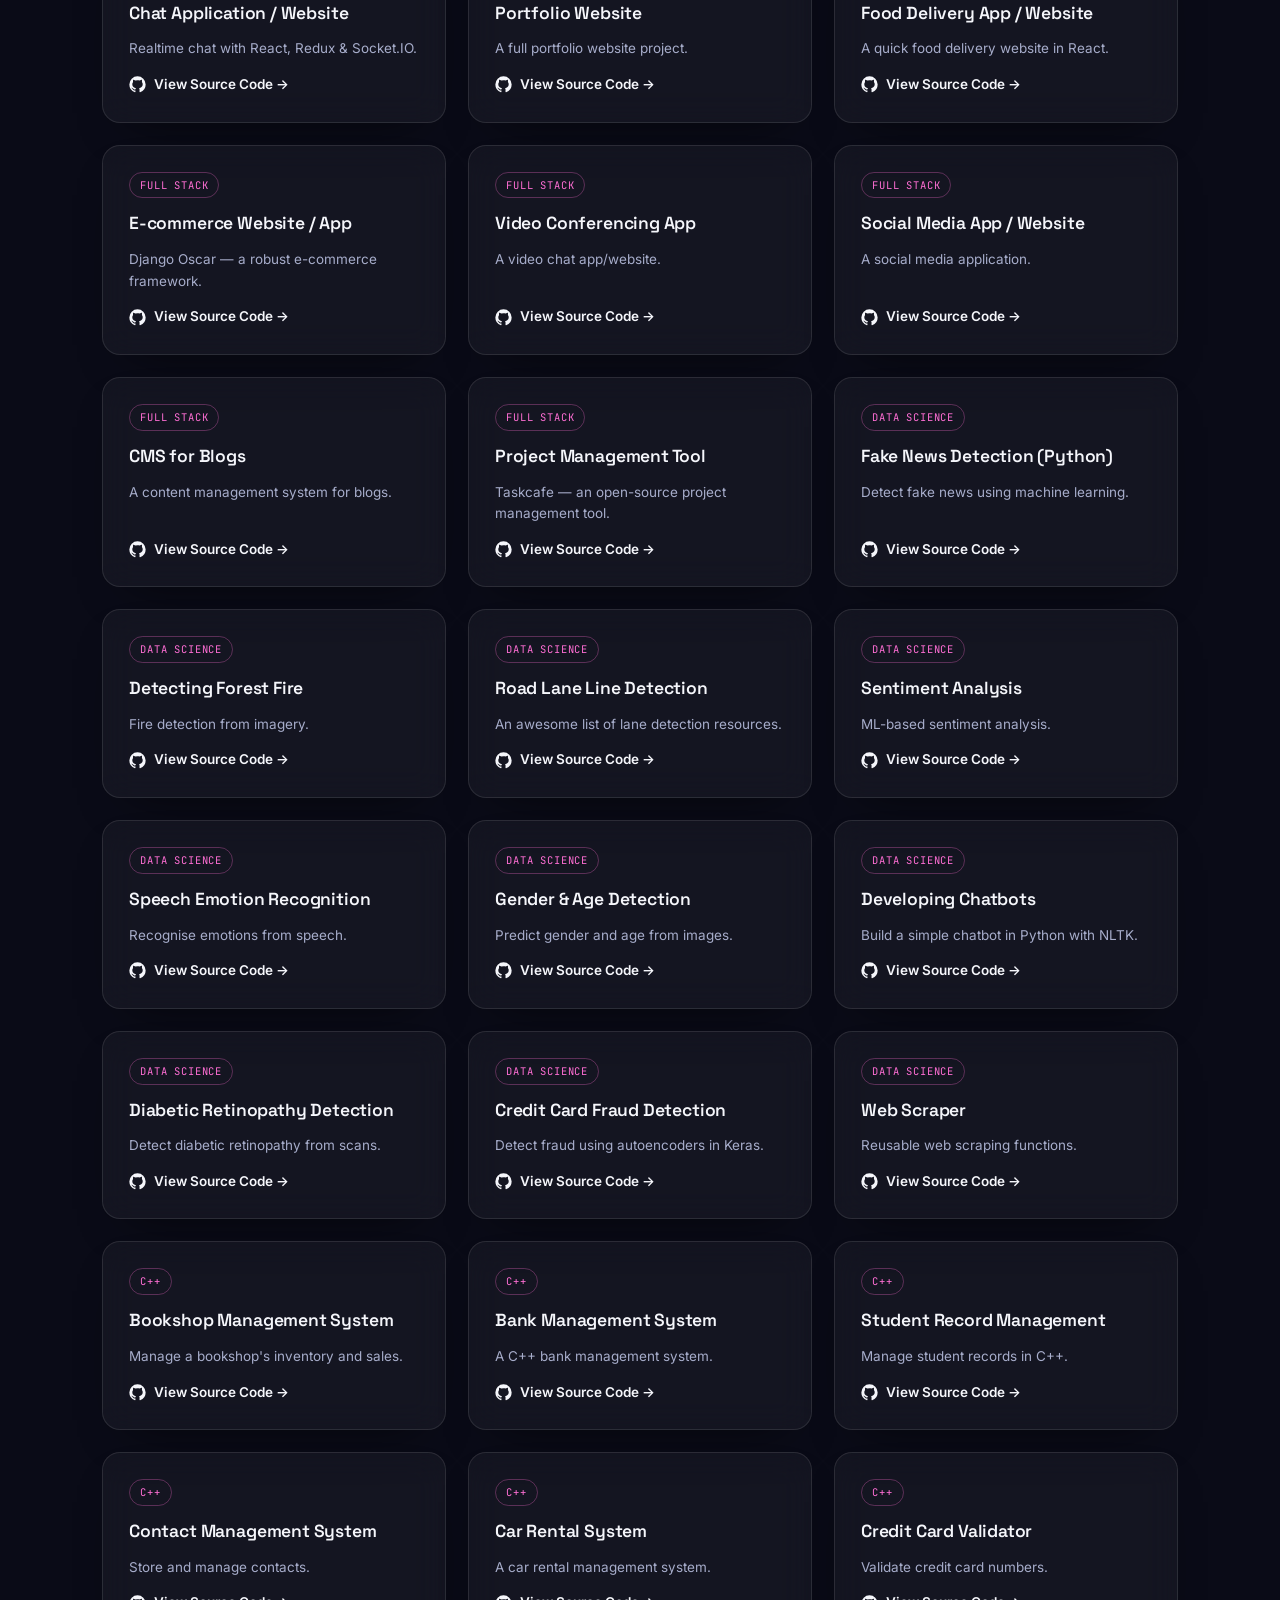
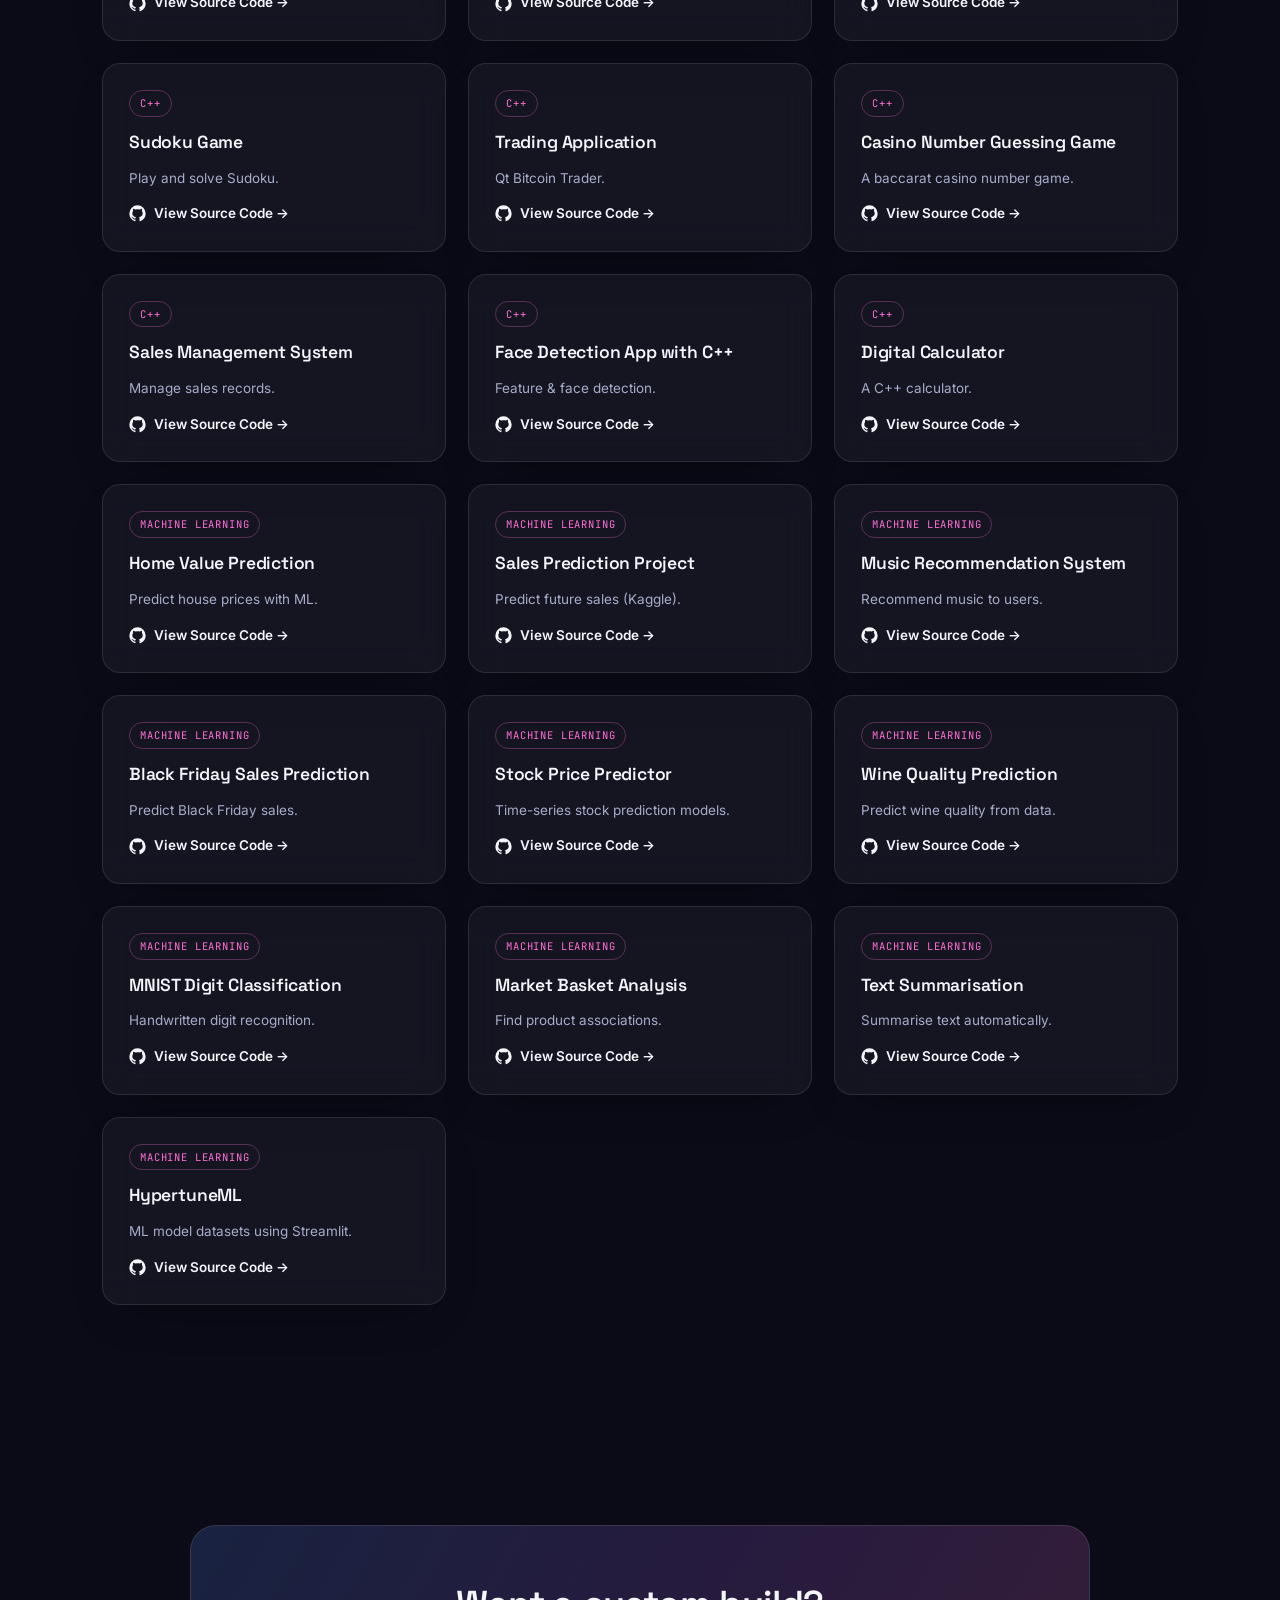
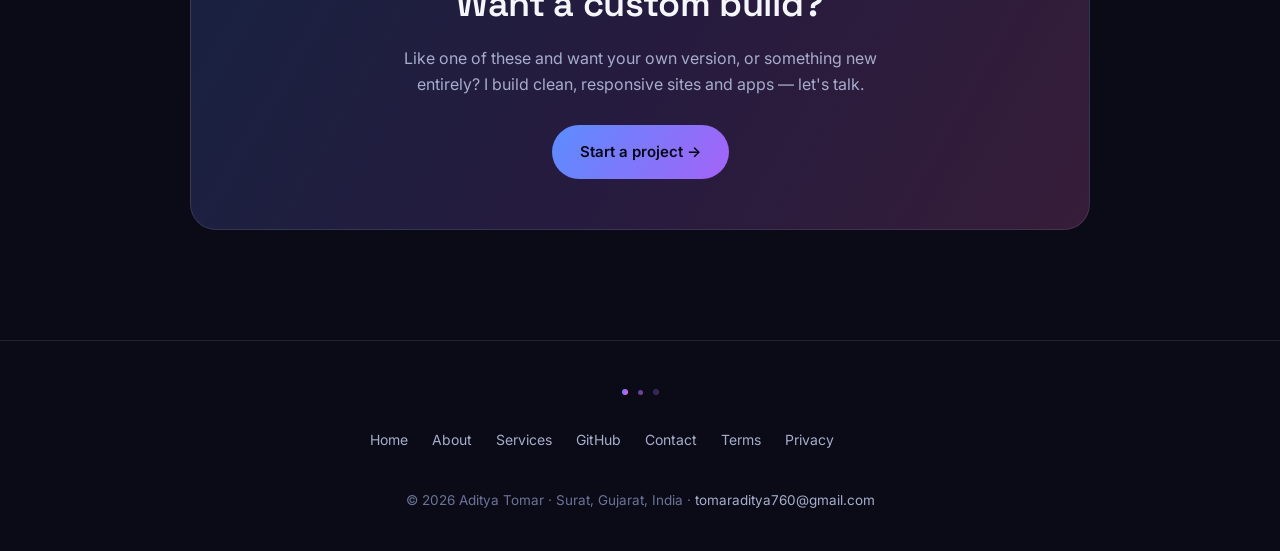
<file: projects.html>
<!DOCTYPE html>
<html lang="en">
<head>
<meta charset="UTF-8">
<meta name="viewport" content="width=device-width, initial-scale=1.0">
<title>GitHub — Source Code Library | Aditya Tomar</title>
<meta name="description" content="A curated library of source-code projects across Java, React, Full Stack, Data Science, C++ and Machine Learning, plus free starter projects.">
<link rel="preconnect" href="https://fonts.googleapis.com"><link rel="preconnect" href="https://fonts.gstatic.com" crossorigin><link href="https://fonts.googleapis.com/css2?family=Space+Grotesk:wght@400;500;600;700&family=Inter:wght@400;500;600;700&family=JetBrains+Mono:wght@400;500&display=swap" rel="stylesheet">
<style>
/* ============ TOKENS ============ */
:root{
  --bg:#0A0B17;
  --bg-soft:#11132A;
  --glass: rgba(255,255,255,0.045);
  --glass-2: rgba(255,255,255,0.07);
  --line: rgba(255,255,255,0.10);
  --text:#F5F6FB;
  --text-muted:#A7ADCB;
  --text-dim:#6D7398;
  --blue:#5B8CFF;
  --purple:#A463F7;
  --pink:#FF6FD5;
  --grad: linear-gradient(120deg, var(--blue), var(--purple), var(--pink));
  --grad-soft: linear-gradient(120deg, rgba(91,140,255,.18), rgba(164,99,247,.18), rgba(255,111,213,.18));
  --radius: 18px;
  --radius-sm: 12px;
  --maxw: 1140px;
  --ease: cubic-bezier(.22,1,.36,1);
  --header-bg: rgba(10,11,23,0.65);
  --card-shadow: 0 20px 50px -30px rgba(0,0,0,0.8);
}

/* ============ LIGHT MODE ============ */
html.light{
  --bg:#F4F5FB;
  --bg-soft:#E9ECF8;
  --glass: rgba(10,11,40,0.035);
  --glass-2: rgba(10,11,40,0.06);
  --line: rgba(10,11,40,0.12);
  --text:#11132A;
  --text-muted:#4A5176;
  --text-dim:#7A80A3;
  --blue:#3A66E0;
  --purple:#8B3FE0;
  --pink:#E0479F;
  --grad-soft: linear-gradient(120deg, rgba(58,102,224,.12), rgba(139,63,224,.12), rgba(224,71,159,.12));
  --header-bg: rgba(244,245,251,0.7);
  --card-shadow: 0 20px 50px -32px rgba(40,40,90,0.35);
}
html.light .blob{ opacity:.18; }
html.light #particles-canvas{ opacity:.35; }

*{ margin:0; padding:0; box-sizing:border-box; }
html{ scroll-behavior:smooth; }

body{
  background:var(--bg);
  color:var(--text);
  font-family:'Inter', sans-serif;
  line-height:1.6;
  overflow-x:hidden;
  -webkit-font-smoothing:antialiased;
  position:relative;
  transition:background .4s var(--ease), color .4s var(--ease);
}

img,svg{ display:block; max-width:100%; }
a{ color:inherit; text-decoration:none; }
ul{ list-style:none; }

.wrap{ max-width:var(--maxw); margin:0 auto; padding:0 32px; }
section{ position:relative; z-index:1; padding:110px 0; }
.page-pad{ padding-top:150px; }

h1,h2,h3{ font-family:'Space Grotesk', sans-serif; font-weight:600; letter-spacing:-0.01em; }

/* ============ CUSTOM CURSOR ============ */
html.custom-cursor-active, html.custom-cursor-active *{ cursor:none !important; }
.cursor-dot{
  position:fixed; top:0; left:0; width:8px; height:8px; border-radius:50%;
  background:var(--pink); box-shadow:0 0 10px 3px rgba(255,111,213,.7);
  pointer-events:none; z-index:10000; transform:translate(-50%,-50%);
}
.cursor-ring{
  position:fixed; top:0; left:0; width:36px; height:36px; border-radius:50%;
  border:1.5px solid rgba(164,99,247,.55); pointer-events:none; z-index:9999;
  transform:translate(-50%,-50%) scale(1);
  transition:transform .25s var(--ease), border-color .25s var(--ease), background .25s var(--ease);
}
.cursor-ring.hover{ transform:translate(-50%,-50%) scale(1.9); border-color:var(--pink); background:rgba(255,111,213,.08); }
.cursor-glow{
  position:fixed; top:0; left:0; width:420px; height:420px; border-radius:50%;
  pointer-events:none; z-index:9998;
  background:radial-gradient(circle, rgba(91,140,255,.12), rgba(164,99,247,.09) 40%, transparent 72%);
  transform:translate(-50%,-50%); mix-blend-mode:screen;
}

/* ============ BACKGROUND ============ */
#particles-canvas{ position:fixed; inset:0; z-index:0; pointer-events:none; opacity:.5; }
.bg-blobs{ position:fixed; inset:0; z-index:0; overflow:hidden; pointer-events:none; }
.blob{ position:absolute; border-radius:50%; filter:blur(95px); opacity:.32; will-change:transform; }
.blob.b1{ width:520px; height:520px; background:var(--blue); top:-180px; left:-120px; animation:floatBlob 22s ease-in-out infinite; }
.blob.b2{ width:560px; height:560px; background:var(--purple); top:25%; right:-200px; animation:floatBlob 26s ease-in-out infinite reverse; }
.blob.b3{ width:480px; height:480px; background:var(--pink); bottom:-200px; left:18%; animation:floatBlob 24s ease-in-out infinite; }

@keyframes floatBlob{ 0%,100%{ transform:translate(0,0) scale(1); } 33%{ transform:translate(40px,-50px) scale(1.1); } 66%{ transform:translate(-30px,30px) scale(0.92); } }
@keyframes gradientShift{ 0%,100%{ background-position:0% 50%; } 50%{ background-position:100% 50%; } }
@keyframes floatY{ 0%,100%{ transform:translateY(0); } 50%{ transform:translateY(-16px); } }
@keyframes pulseGlow{ 0%,100%{ opacity:.55; transform:scale(1); } 50%{ opacity:1; transform:scale(1.12); } }
@keyframes spin{ to{ transform:rotate(360deg); } }
@keyframes blink{ 0%,100%{ opacity:1; } 50%{ opacity:0; } }
@keyframes bounce{ 0%,100%{ transform:translateX(-50%) translateY(0); } 50%{ transform:translateX(-50%) translateY(6px); } }
@keyframes scrollWheel{ 0%,100%{ transform:translateX(-50%) translateY(0); opacity:1; } 50%{ transform:translateX(-50%) translateY(8px); opacity:0; } }

.eyebrow{
  font-family:'JetBrains Mono', monospace; font-size:12.5px; letter-spacing:0.16em;
  text-transform:uppercase; background:var(--grad);
  -webkit-background-clip:text; background-clip:text; color:transparent;
  display:flex; align-items:center; gap:10px; margin-bottom:18px;
}
.eyebrow::before{ content:''; width:8px; height:8px; border-radius:50%; background:var(--grad); box-shadow:0 0 12px 2px rgba(164,99,247,.7); flex-shrink:0; }

.section-head{ max-width:680px; margin-bottom:56px; }
.section-head.center{ margin-left:auto; margin-right:auto; text-align:center; }
.section-head.center .eyebrow{ justify-content:center; }
.section-head h2{ font-size:clamp(30px,4vw,44px); margin-bottom:14px; }
.section-head p{ color:var(--text-muted); font-size:16.5px; }

.divider{ display:flex; align-items:center; justify-content:center; gap:10px; }
.divider span{ width:6px; height:6px; border-radius:50%; background:var(--grad); }
.divider span:nth-child(2){ opacity:.6; width:5px; height:5px; }
.divider span:nth-child(3){ opacity:.3; }

/* ============ NAV ============ */
header{
  position:fixed; top:0; left:0; right:0; z-index:100;
  background:var(--header-bg); backdrop-filter:blur(16px);
  border-bottom:1px solid var(--line); transition:background .4s var(--ease);
}
nav{ max-width:var(--maxw); margin:0 auto; padding:16px 32px; display:flex; align-items:center; justify-content:space-between; }
.logo{ font-family:'Space Grotesk', sans-serif; font-weight:600; font-size:21px; display:flex; align-items:center; gap:10px; }
.logo .mark{ width:14px; height:14px; border-radius:50%; background:var(--grad); box-shadow:0 0 16px 3px rgba(164,99,247,.6); animation:pulseGlow 3s ease-in-out infinite; }
.nav-right{ display:flex; align-items:center; gap:26px; }
.nav-links{ display:flex; align-items:center; gap:30px; font-size:14.5px; font-weight:500; }
.nav-links a{ color:var(--text-muted); position:relative; transition:color .25s var(--ease); }
.nav-links a:hover, .nav-links a.active{ color:var(--text); }
.nav-links a::after{ content:''; position:absolute; left:0; bottom:-7px; width:0; height:2px; border-radius:2px; background:var(--grad); transition:width .3s var(--ease); }
.nav-links a:hover::after, .nav-links a.active::after{ width:100%; }

.nav-cta{
  background:var(--grad); background-size:200% 200%; color:#070818 !important;
  font-weight:700; font-size:13.5px; padding:10px 22px; border-radius:30px;
  transition:transform .25s var(--ease), box-shadow .25s var(--ease);
}
.nav-cta:hover{ transform:translateY(-2px); box-shadow:0 12px 28px -8px rgba(164,99,247,.55); animation:gradientShift 2.5s ease infinite; }
.nav-cta::after{ display:none; }

/* theme toggle */
.theme-toggle{
  width:38px; height:38px; border-radius:50%; border:1px solid var(--line);
  background:var(--glass); color:var(--text); display:flex; align-items:center; justify-content:center;
  cursor:pointer; transition:transform .25s var(--ease), border-color .25s var(--ease), background .25s var(--ease);
  flex-shrink:0;
}
.theme-toggle:hover{ border-color:rgba(164,99,247,.5); transform:rotate(18deg) scale(1.08); }
.theme-toggle svg{ width:18px; height:18px; }
.theme-toggle .sun{ display:none; }
html.light .theme-toggle .sun{ display:block; }
html.light .theme-toggle .moon{ display:none; }

.burger{ display:none; width:26px; height:18px; position:relative; cursor:pointer; background:none; border:none; }
.burger span{ position:absolute; left:0; width:100%; height:1.6px; background:var(--text); transition:all .3s var(--ease); border-radius:2px; }
.burger span:nth-child(1){ top:0; } .burger span:nth-child(2){ top:8px; } .burger span:nth-child(3){ top:16px; }
.burger.open span:nth-child(1){ transform:translateY(8px) rotate(45deg); }
.burger.open span:nth-child(2){ opacity:0; }
.burger.open span:nth-child(3){ transform:translateY(-8px) rotate(-45deg); }

/* ============ BUTTONS ============ */
.btn{ display:inline-flex; align-items:center; gap:8px; padding:15px 28px; border-radius:40px; font-weight:600; font-size:15px; transition:transform .25s var(--ease), box-shadow .25s var(--ease); }
.btn-primary{ background:var(--grad); background-size:200% 200%; color:#070818; animation:gradientShift 6s ease infinite; }
.btn-primary:hover{ transform:translateY(-3px); box-shadow:0 16px 36px -10px rgba(164,99,247,.55), 0 8px 26px -8px rgba(255,111,213,.4); }
.btn-ghost{ border:1px solid var(--line); color:var(--text); background:var(--glass); backdrop-filter:blur(10px); }
.btn-ghost:hover{ border-color:rgba(164,99,247,.55); transform:translateY(-3px); box-shadow:0 12px 28px -12px rgba(91,140,255,.35); }

/* ============ HERO ============ */
.hero{ min-height:100vh; display:flex; align-items:center; padding-top:120px; padding-bottom:60px; position:relative; overflow:hidden; }
.hero::before{ content:''; position:absolute; inset:0; background: radial-gradient(circle 380px at var(--mx,70%) var(--my,35%), rgba(164,99,247,.10), transparent 70%); pointer-events:none; transition:background .15s ease-out; z-index:0; }
.hero-grid{ position:absolute; inset:0; z-index:0; pointer-events:none; background-image: linear-gradient(rgba(164,99,247,0.06) 1px, transparent 1px), linear-gradient(90deg, rgba(91,140,255,0.06) 1px, transparent 1px); background-size:56px 56px; -webkit-mask-image: radial-gradient(ellipse 70% 65% at 50% 38%, black 35%, transparent 88%); mask-image: radial-gradient(ellipse 70% 65% at 50% 38%, black 35%, transparent 88%); }
.hero .wrap{ display:grid; grid-template-columns:1.15fr 0.85fr; gap:40px; align-items:center; position:relative; z-index:1; }
.hero-copy{ opacity:0; transform:translateY(24px); animation:heroIn .9s var(--ease) forwards; }
@keyframes heroIn{ to{ opacity:1; transform:translateY(0); } }
.hero h1{ font-size:clamp(46px,7.2vw,84px); line-height:0.98; margin-bottom:18px; background:var(--grad); background-size:200% 200%; -webkit-background-clip:text; background-clip:text; color:transparent; animation:gradientShift 7s ease infinite; }
.role-line{ font-family:'JetBrains Mono', monospace; font-size:13.5px; letter-spacing:0.08em; text-transform:uppercase; color:var(--text-muted); margin-bottom:14px; display:flex; align-items:center; gap:12px; flex-wrap:wrap; }
.role-line .x{ color:var(--pink); }
.type-line{ font-family:'JetBrains Mono', monospace; font-size:13px; letter-spacing:0.03em; color:var(--text-dim); margin-bottom:26px; display:flex; align-items:center; gap:2px; flex-wrap:wrap; }
.type-line #typedText{ color:var(--text); font-weight:500; margin-left:6px; }
.type-cursor{ color:var(--pink); font-weight:600; animation:blink 1s step-end infinite; margin-left:1px; }
.hero p.tagline{ font-size:18.5px; color:var(--text-muted); max-width:520px; margin-bottom:38px; }
.btn-row{ display:flex; gap:16px; flex-wrap:wrap; margin-bottom:42px; }
.meta-row{ display:flex; gap:28px; flex-wrap:wrap; font-size:14px; color:var(--text-dim); margin-bottom:36px; }
.meta-row span{ display:flex; align-items:center; gap:8px; }
.meta-row .dot{ width:5px; height:5px; border-radius:50%; background:var(--grad); }
.hero-stats{ display:flex; gap:38px; flex-wrap:wrap; }
.stat-block{ text-align:left; }
.stat-block .stat-number{ font-family:'Space Grotesk', sans-serif; font-size:1.9rem; font-weight:700; background:var(--grad); -webkit-background-clip:text; background-clip:text; color:transparent; }
.stat-block .stat-label{ font-size:11.5px; color:var(--text-dim); text-transform:uppercase; letter-spacing:.06em; margin-top:4px; }

/* hero orb */
.orb-stage{ position:relative; height:440px; display:flex; align-items:center; justify-content:center; }
.orb-cluster{ position:relative; width:300px; height:300px; }
.orb{ position:absolute; border-radius:50%; filter:blur(2px); }
.orb.o1{ width:230px; height:230px; top:10px; left:10px; background:radial-gradient(circle at 35% 30%, rgba(91,140,255,.95), rgba(91,140,255,.05) 70%); animation:floatY 7s ease-in-out infinite, spin 30s linear infinite; box-shadow:0 0 90px 14px rgba(91,140,255,.3); }
.orb.o2{ width:170px; height:170px; top:70px; left:90px; background:radial-gradient(circle at 40% 35%, rgba(164,99,247,.95), rgba(164,99,247,.05) 70%); animation:floatY 9s ease-in-out infinite reverse; box-shadow:0 0 76px 10px rgba(164,99,247,.3); mix-blend-mode:screen; }
.orb.o3{ width:120px; height:120px; top:30px; left:140px; background:radial-gradient(circle at 45% 35%, rgba(255,111,213,.95), rgba(255,111,213,.05) 70%); animation:floatY 6s ease-in-out infinite; box-shadow:0 0 64px 10px rgba(255,111,213,.35); mix-blend-mode:screen; }
.orb-core{ position:absolute; top:50%; left:50%; width:14px; height:14px; border-radius:50%; transform:translate(-50%,-50%); background:var(--grad); box-shadow:0 0 34px 9px rgba(164,99,247,.75); animation:pulseGlow 3s ease-in-out infinite; z-index:2; }
.orb-ring{ position:absolute; inset:-30px; border-radius:50%; border:1px solid rgba(255,255,255,.08); animation:spin 40s linear infinite; }
.orb-ring::before, .orb-ring::after{ content:''; position:absolute; width:8px; height:8px; border-radius:50%; background:var(--grad); box-shadow:0 0 14px 3px rgba(164,99,247,.7); }
.orb-ring::before{ top:-4px; left:50%; }
.orb-ring::after{ bottom:8%; right:6%; }
.orbit-ring-2{ position:absolute; inset:-62px; border-radius:50%; border:1px dashed rgba(255,255,255,.07); animation:spin 55s linear infinite reverse; }
.orbit-ring-2::before{ content:''; position:absolute; top:46%; left:-3px; width:7px; height:7px; border-radius:50%; background:var(--pink); box-shadow:0 0 14px 4px rgba(255,111,213,.75); }
.orbit-ring-2::after{ content:''; position:absolute; bottom:2%; right:14%; width:6px; height:6px; border-radius:50%; background:var(--blue); box-shadow:0 0 12px 3px rgba(91,140,255,.7); }
.scroll-indicator{ position:absolute; bottom:30px; left:50%; transform:translateX(-50%); display:flex; flex-direction:column; align-items:center; gap:8px; color:var(--text-dim); font-family:'JetBrains Mono', monospace; font-size:11px; letter-spacing:.15em; text-transform:uppercase; z-index:1; animation:bounce 2.4s ease-in-out infinite; }
.scroll-indicator .mouse{ width:22px; height:34px; border:1.5px solid var(--text-dim); border-radius:12px; position:relative; }
.scroll-indicator .mouse::after{ content:''; position:absolute; top:6px; left:50%; width:3px; height:7px; background:var(--grad); border-radius:2px; transform:translateX(-50%); animation:scrollWheel 2s ease-in-out infinite; }

/* ============ ABOUT ============ */
.about-grid{ display:grid; grid-template-columns:1.4fr 1fr; gap:60px; align-items:start; }
.about-text p{ color:var(--text-muted); margin-bottom:18px; font-size:16px; max-width:560px; }
.about-text p strong{ color:var(--text); font-weight:600; background:var(--grad-soft); padding:0 4px; border-radius:4px; }
.stat-card{ background:var(--glass); border:1px solid var(--line); backdrop-filter:blur(16px); border-radius:var(--radius); padding:30px; position:relative; overflow:hidden; transition:border-color .3s var(--ease), transform .15s var(--ease); box-shadow:var(--card-shadow); }
.stat-card::after{ content:''; position:absolute; top:-60px; right:-60px; width:160px; height:160px; border-radius:50%; background:radial-gradient(circle, rgba(164,99,247,.3), transparent 70%); pointer-events:none; }
.stat-card:hover{ border-color:rgba(164,99,247,.4); }
.stat-card .row{ display:flex; justify-content:space-between; align-items:flex-start; padding:14px 0; border-bottom:1px solid var(--line); gap:16px; position:relative; z-index:1; }
.stat-card .row:last-child{ border-bottom:none; padding-bottom:0; }
.stat-card .row:first-child{ padding-top:0; }
.stat-card .label{ font-size:13px; color:var(--text-dim); font-family:'JetBrains Mono', monospace; letter-spacing:.03em; }
.stat-card .value{ font-size:14.5px; font-weight:500; text-align:right; }
.badges{ display:flex; gap:10px; flex-wrap:wrap; margin-top:22px; }
.badge{ display:inline-flex; align-items:center; gap:8px; background:var(--grad-soft); color:var(--text); font-size:12.5px; font-weight:600; padding:7px 14px; border-radius:30px; border:1px solid rgba(164,99,247,.3); }
.badge .dot{ width:6px; height:6px; border-radius:50%; background:var(--pink); box-shadow:0 0 8px 2px rgba(255,111,213,.6); }

/* ============ SKILLS ============ */
.skills-grid{ display:grid; grid-template-columns:1fr 1fr; gap:28px; }
.skill-panel{ background:var(--glass); border:1px solid var(--line); backdrop-filter:blur(16px); border-radius:var(--radius); padding:32px; transition:border-color .3s var(--ease), transform .15s var(--ease); box-shadow:var(--card-shadow); }
.skill-panel:hover{ border-color:rgba(164,99,247,.4); }
.skill-panel h3{ font-size:19px; margin-bottom:24px; display:flex; align-items:center; gap:12px; }
.skill-panel h3 .tag{ width:10px; height:10px; border-radius:3px; }
.skill-panel.hr h3 .tag{ background:var(--blue); box-shadow:0 0 12px 2px rgba(91,140,255,.6); }
.skill-panel.dev h3 .tag{ background:var(--pink); box-shadow:0 0 12px 2px rgba(255,111,213,.6); }
.skill-item{ margin-bottom:18px; }
.skill-item .top{ display:flex; justify-content:space-between; font-size:13.5px; margin-bottom:8px; color:var(--text-muted); }
.skill-bar{ height:7px; border-radius:6px; background:var(--glass-2); overflow:hidden; }
.skill-fill{ height:100%; width:0; border-radius:6px; background:var(--grad); background-size:200% 200%; animation:gradientShift 5s ease infinite; transition:width 1.3s var(--ease); }

/* ============ TIMELINE ============ */
.timeline{ display:grid; gap:24px; max-width:820px; }
.tl-item{ background:var(--glass); border:1px solid var(--line); backdrop-filter:blur(16px); border-radius:var(--radius); padding:30px; position:relative; border-left:3px solid var(--blue); transition:border-color .3s var(--ease), transform .15s var(--ease); box-shadow:var(--card-shadow); }
.tl-item.dev{ border-left-color:var(--pink); }
.tl-item:hover{ border-color:rgba(164,99,247,.4); }
.tl-item .when{ font-family:'JetBrains Mono', monospace; font-size:12px; letter-spacing:.05em; color:var(--text-dim); text-transform:uppercase; margin-bottom:10px; }
.tl-item h3{ font-size:21px; margin-bottom:4px; }
.tl-item .org{ color:var(--purple); font-size:14px; font-weight:600; margin-bottom:16px; }
.tl-item ul{ display:grid; gap:8px; }
.tl-item li{ color:var(--text-muted); font-size:14.5px; padding-left:22px; position:relative; }
.tl-item li::before{ content:''; position:absolute; left:0; top:9px; width:7px; height:7px; border-radius:50%; background:var(--grad); }

/* ============ WORK / CARDS ============ */
.work-grid{ display:grid; grid-template-columns:repeat(3,1fr); gap:24px; }
.work-card{ background:var(--glass); border:1px solid var(--line); backdrop-filter:blur(16px); border-radius:var(--radius); padding:30px; position:relative; overflow:hidden; transition:border-color .3s var(--ease); box-shadow:var(--card-shadow); }
.work-card:hover{ border-color:rgba(164,99,247,.4); }
.work-card.open{ background:var(--grad-soft); }
.work-card .tagrow{ margin-bottom:16px; }
.work-card .kind{ font-family:'JetBrains Mono', monospace; font-size:11px; letter-spacing:.08em; text-transform:uppercase; color:var(--pink); border:1px solid rgba(255,111,213,.3); padding:4px 10px; border-radius:20px; }
.work-card h3{ font-size:19px; margin-bottom:12px; }
.work-card p{ color:var(--text-muted); font-size:14.5px; margin-bottom:16px; }
.work-card .stack{ display:flex; gap:8px; flex-wrap:wrap; margin-bottom:14px; }
.work-card .stack span{ font-size:11.5px; color:var(--text-dim); background:var(--glass-2); padding:4px 10px; border-radius:20px; border:1px solid var(--line); }
.work-card .go{ color:var(--text); font-weight:600; font-size:14px; display:inline-flex; align-items:center; gap:6px; transition:gap .25s var(--ease); }
.work-card .go:hover{ gap:12px; }

/* ============ EDUCATION ============ */
.edu-grid{ display:grid; grid-template-columns:1fr 1fr; gap:24px; max-width:820px; }
.edu-card{ background:var(--glass); border:1px solid var(--line); backdrop-filter:blur(16px); border-radius:var(--radius); padding:30px; transition:border-color .3s var(--ease); box-shadow:var(--card-shadow); }
.edu-card:hover{ border-color:rgba(164,99,247,.4); }
.edu-card .year{ font-family:'JetBrains Mono', monospace; font-size:13px; color:var(--purple); margin-bottom:10px; }
.edu-card h3{ font-size:18px; margin-bottom:6px; }
.edu-card p{ color:var(--text-muted); font-size:14px; }

/* ============ PROJECTS LIBRARY ============ */
.filter-bar{ display:flex; gap:10px; flex-wrap:wrap; margin-bottom:40px; }
.filter-btn{ font-family:'JetBrains Mono', monospace; font-size:12.5px; letter-spacing:.04em; padding:9px 18px; border-radius:30px; border:1px solid var(--line); background:var(--glass); color:var(--text-muted); cursor:pointer; transition:all .25s var(--ease); }
.filter-btn:hover{ color:var(--text); border-color:rgba(164,99,247,.4); }
.filter-btn.active{ background:var(--grad); color:#070818; border-color:transparent; font-weight:700; }
.proj-count{ font-family:'JetBrains Mono', monospace; font-size:12.5px; color:var(--text-dim); margin-bottom:24px; }
.proj-grid{ display:grid; grid-template-columns:repeat(auto-fill, minmax(290px,1fr)); gap:22px; }
.proj-card{ background:var(--glass); border:1px solid var(--line); backdrop-filter:blur(16px); border-radius:var(--radius); padding:26px; display:flex; flex-direction:column; gap:14px; position:relative; overflow:hidden; transition:border-color .3s var(--ease); box-shadow:var(--card-shadow); }
.proj-card::before{ content:''; position:absolute; top:0; left:0; right:0; height:3px; background:var(--grad); transform:scaleX(0); transform-origin:left; transition:transform .4s var(--ease); }
.proj-card:hover::before{ transform:scaleX(1); }
.proj-card:hover{ border-color:rgba(164,99,247,.4); }
.proj-top{ display:flex; align-items:center; justify-content:space-between; gap:10px; }
.proj-cat{ font-family:'JetBrains Mono', monospace; font-size:10.5px; letter-spacing:.08em; text-transform:uppercase; color:var(--pink); border:1px solid rgba(255,111,213,.3); padding:4px 10px; border-radius:20px; }
.proj-badge-own{ font-family:'JetBrains Mono', monospace; font-size:10px; letter-spacing:.06em; text-transform:uppercase; color:#070818; background:var(--grad); padding:4px 9px; border-radius:20px; font-weight:700; }
.proj-card h3{ font-size:17.5px; line-height:1.3; }
.proj-card p{ color:var(--text-muted); font-size:13.5px; flex:1; }
.proj-link{ display:inline-flex; align-items:center; gap:8px; font-size:13.5px; font-weight:600; color:var(--text); transition:gap .25s var(--ease); margin-top:auto; }
.proj-link:hover{ gap:13px; color:var(--purple); }
.proj-link svg{ width:17px; height:17px; }
.no-results{ text-align:center; color:var(--text-dim); padding:50px 0; font-family:'JetBrains Mono', monospace; font-size:14px; }

/* ============ CONTACT ============ */
.contact-box{ background:var(--glass); border:1px solid var(--line); backdrop-filter:blur(18px); border-radius:26px; padding:64px 48px; text-align:center; max-width:760px; margin:0 auto; position:relative; overflow:hidden; box-shadow:var(--card-shadow); }
.contact-box::before{ content:''; position:absolute; top:-100px; left:50%; transform:translateX(-50%); width:340px; height:340px; border-radius:50%; background:radial-gradient(circle, rgba(164,99,247,.25), transparent 70%); pointer-events:none; }
.contact-box h2{ font-size:clamp(28px,4vw,40px); margin-bottom:14px; position:relative; z-index:1; }
.contact-box p{ color:var(--text-muted); max-width:480px; margin:0 auto 32px; position:relative; z-index:1; }
.contact-actions{ display:flex; gap:14px; justify-content:center; flex-wrap:wrap; position:relative; z-index:1; margin-bottom:36px; }
.social-row{ display:flex; gap:14px; justify-content:center; position:relative; z-index:1; }
.social-row a{ width:44px; height:44px; border-radius:50%; border:1px solid var(--line); background:var(--glass); display:flex; align-items:center; justify-content:center; color:var(--text-muted); transition:all .25s var(--ease); }
.social-row a:hover{ color:var(--text); border-color:rgba(164,99,247,.55); transform:translateY(-3px); }
.social-row svg{ width:20px; height:20px; }

/* contact form */
.contact-grid{ display:grid; grid-template-columns:1fr 1fr; gap:40px; align-items:start; }
.contact-info p{ color:var(--text-muted); margin-bottom:24px; max-width:420px; }
.info-list{ display:grid; gap:16px; }
.info-list .row{ display:flex; align-items:center; gap:14px; }
.info-list .ic{ width:42px; height:42px; border-radius:12px; background:var(--grad-soft); border:1px solid var(--line); display:flex; align-items:center; justify-content:center; color:var(--purple); flex-shrink:0; }
.info-list .ic svg{ width:19px; height:19px; }
.info-list .lab{ font-size:11.5px; color:var(--text-dim); text-transform:uppercase; letter-spacing:.05em; }
.info-list .val{ font-size:14.5px; font-weight:500; }
.form-card{ background:var(--glass); border:1px solid var(--line); backdrop-filter:blur(16px); border-radius:var(--radius); padding:32px; box-shadow:var(--card-shadow); }
.field{ margin-bottom:18px; }
.field label{ display:block; font-size:12.5px; color:var(--text-dim); margin-bottom:7px; font-family:'JetBrains Mono', monospace; letter-spacing:.03em; }
.field input, .field textarea{ width:100%; background:var(--glass-2); border:1px solid var(--line); border-radius:12px; padding:13px 15px; color:var(--text); font-family:inherit; font-size:14.5px; transition:border-color .25s var(--ease); }
.field input:focus, .field textarea:focus{ outline:none; border-color:rgba(164,99,247,.6); }
.field textarea{ resize:vertical; min-height:120px; }
.form-note{ font-size:12.5px; color:var(--text-dim); margin-top:6px; }

/* ============ LEGAL / PROSE ============ */
.prose{ max-width:820px; }
.prose h2{ font-size:24px; margin:40px 0 14px; }
.prose h2:first-child{ margin-top:0; }
.prose p, .prose li{ color:var(--text-muted); font-size:15.5px; margin-bottom:14px; }
.prose ul{ padding-left:22px; margin-bottom:14px; }
.prose li{ list-style:disc; margin-bottom:8px; }
.prose a{ color:var(--purple); text-decoration:underline; }
.prose strong{ color:var(--text); }
.updated{ font-family:'JetBrains Mono', monospace; font-size:12.5px; color:var(--text-dim); margin-bottom:30px; }

/* ============ CTA STRIP ============ */
.cta-strip{ background:var(--grad-soft); border:1px solid var(--line); border-radius:26px; padding:50px 40px; text-align:center; max-width:900px; margin:0 auto; }
.cta-strip h2{ font-size:clamp(26px,3.5vw,36px); margin-bottom:12px; }
.cta-strip p{ color:var(--text-muted); max-width:520px; margin:0 auto 28px; }

/* ============ FOOTER ============ */
footer{ position:relative; z-index:1; border-top:1px solid var(--line); padding:48px 32px 40px; text-align:center; color:var(--text-dim); font-size:13.5px; }
footer a{ color:var(--text-muted); transition:color .25s var(--ease); }
footer a:hover{ color:var(--text); }
.footer-nav{ display:flex; gap:24px; justify-content:center; flex-wrap:wrap; margin:18px 0 22px; font-size:14px; }
.footer-nav a{ color:var(--text-muted); }

/* ============ BACK TO TOP ============ */
.back-to-top{ position:fixed; bottom:28px; right:28px; width:46px; height:46px; border-radius:50%; background:var(--grad); border:none; color:#070818; cursor:pointer; display:flex; align-items:center; justify-content:center; opacity:0; visibility:hidden; transform:translateY(12px); transition:all .3s var(--ease); z-index:90; box-shadow:0 10px 26px -8px rgba(164,99,247,.6); }
.back-to-top.visible{ opacity:1; visibility:visible; transform:translateY(0); }
.back-to-top:hover{ transform:translateY(-3px) scale(1.06); }
.back-to-top svg{ width:20px; height:20px; }

/* ============ REVEAL ============ */
.reveal{ opacity:0; transform:translateY(30px); transition:opacity .7s var(--ease), transform .7s var(--ease); }
.reveal.in{ opacity:1; transform:translateY(0); }

/* ============ RESPONSIVE ============ */
@media (max-width:900px){
  .hero .wrap{ grid-template-columns:1fr; }
  .orb-stage{ display:none; }
  .about-grid, .skills-grid, .contact-grid{ grid-template-columns:1fr; gap:32px; }
  .work-grid{ grid-template-columns:1fr; }
  .edu-grid{ grid-template-columns:1fr; }
}
@media (max-width:768px){
  section{ padding:80px 0; }
  .page-pad{ padding-top:120px; }
  .wrap{ padding:0 22px; }
  .nav-links{
    position:fixed; top:64px; left:0; right:0;
    background:var(--header-bg); backdrop-filter:blur(18px);
    flex-direction:column; gap:22px; padding:30px 0;
    border-bottom:1px solid var(--line);
    transform:translateY(-130%); transition:transform .35s var(--ease); align-items:center;
  }
  .nav-links.open{ transform:translateY(0); }
  .nav-links a::after{ display:none; }
  .burger{ display:block; }
  .contact-box{ padding:44px 26px; }
}

@media (prefers-reduced-motion: reduce){
  *, .blob, .orb, .orb-ring, .orbit-ring-2, .orb-core, .hero h1, .btn-primary, .nav-cta, .logo .mark, .scroll-indicator, .type-cursor, .back-to-top{ animation:none !important; }
  html{ scroll-behavior:auto; }
  .reveal{ opacity:1; transform:none; }
}

</style>
</head>
<body>

<canvas id="particles-canvas" aria-hidden="true"></canvas>
<div class="bg-blobs" aria-hidden="true">
  <div class="blob b1"></div><div class="blob b2"></div><div class="blob b3"></div>
</div>
<div class="cursor-glow" id="cursorGlow" aria-hidden="true"></div>
<div class="cursor-ring" id="cursorRing" aria-hidden="true"></div>
<div class="cursor-dot" id="cursorDot" aria-hidden="true"></div>

<header>
  <nav>
    <a href="index.html" class="logo"><span class="mark"></span>Aditya Tomar</a>
    <div class="nav-right">
      <ul class="nav-links" id="navLinks">
        <li><a href="index.html">Home</a></li><li><a href="about.html">About</a></li><li><a href="services.html">Services</a></li><li><a href="projects.html" class="active">GitHub</a></li><li><a href="contact.html">Contact</a></li>
        <li><a href="contact.html" class="nav-cta">Hire Me</a></li>
      </ul>
      <button class="theme-toggle" id="themeToggle" aria-label="Toggle light / dark mode" title="Toggle theme">
        <svg class="moon" viewBox="0 0 24 24" fill="none" stroke="currentColor" stroke-width="1.7" stroke-linecap="round" stroke-linejoin="round"><path d="M21 12.79A9 9 0 1 1 11.21 3 7 7 0 0 0 21 12.79z"/></svg>
        <svg class="sun" viewBox="0 0 24 24" fill="none" stroke="currentColor" stroke-width="1.7" stroke-linecap="round" stroke-linejoin="round"><circle cx="12" cy="12" r="4.5"/><path d="M12 1.5v2M12 20.5v2M4.2 4.2l1.4 1.4M18.4 18.4l1.4 1.4M1.5 12h2M20.5 12h2M4.2 19.8l1.4-1.4M18.4 5.6l1.4-1.4"/></svg>
      </button>
      <button class="burger" id="burger" aria-label="Toggle menu"><span></span><span></span><span></span></button>
    </div>
  </nav>
</header>

<main id="top">
  <section class="page-pad" id="projects">
    <div class="wrap">
      <div class="section-head reveal">
        <div class="eyebrow">GitHub · Source Code Library</div>
        <h2>Explore the code.</h2>
        <p>A curated library of projects bundled with their source code — plus free starter projects you can clone and customise. Click any card to jump straight to its GitHub repository.</p>
      </div>
      <div class="reveal" style="margin-bottom:26px;">
        <div class="field" style="max-width:420px;margin-bottom:22px;">
          <input id="projSearch" type="text" placeholder="Search projects…" aria-label="Search projects">
        </div>
        <div class="filter-bar" id="filterBar"><button class="filter-btn active" data-filter="All">All</button><button class="filter-btn" data-filter="Own">Own</button><button class="filter-btn" data-filter="Java">Java</button><button class="filter-btn" data-filter="React">React</button><button class="filter-btn" data-filter="Full Stack">Full Stack</button><button class="filter-btn" data-filter="Data Science">Data Science</button><button class="filter-btn" data-filter="C++">C++</button><button class="filter-btn" data-filter="Machine Learning">Machine Learning</button></div>
        <div class="proj-count" id="projCount"></div>
      </div>
      <div class="proj-grid">
        <div class="proj-card reveal" data-cat="Own" data-search="Personal Portfolio Template A clean, animated, dark-mode portfolio template built with plain HTML, CSS &amp; JS — free to clone and customise. Own">
        <div class="proj-top"><span class="proj-cat">Own</span><span class="proj-badge-own">Free starter</span></div>
        <h3>Personal Portfolio Template</h3>
        <p>A clean, animated, dark-mode portfolio template built with plain HTML, CSS &amp; JS — free to clone and customise.</p>
        <a class="proj-link" href="https://github.com/topics/portfolio-template" target="_blank" rel="noopener noreferrer"><svg viewBox="0 0 24 24" fill="currentColor" aria-hidden="true"><path d="M12 .5A11.5 11.5 0 0 0 .5 12a11.5 11.5 0 0 0 7.86 10.92c.575.106.785-.25.785-.555 0-.274-.01-1-.015-1.965-3.196.695-3.87-1.54-3.87-1.54-.523-1.33-1.278-1.685-1.278-1.685-1.044-.714.08-.7.08-.7 1.155.082 1.763 1.186 1.763 1.186 1.026 1.758 2.693 1.25 3.35.955.104-.743.402-1.25.73-1.538-2.552-.29-5.236-1.276-5.236-5.68 0-1.255.448-2.28 1.183-3.084-.119-.29-.513-1.46.112-3.044 0 0 .966-.31 3.166 1.178a10.98 10.98 0 0 1 2.882-.388c.978.004 1.963.132 2.883.388 2.198-1.488 3.163-1.178 3.163-1.178.626 1.584.232 2.754.114 3.044.737.804 1.182 1.829 1.182 3.084 0 4.415-2.688 5.387-5.248 5.671.413.355.78 1.057.78 2.13 0 1.538-.014 2.778-.014 3.157 0 .308.207.667.79.554A11.5 11.5 0 0 0 23.5 12 11.5 11.5 0 0 0 12 .5z"/></svg> View Source Code →</a>
      </div><div class="proj-card reveal" data-cat="Own" data-search="Responsive Landing Page Kit Modern, mobile-first landing page sections you can mix and match for any small business. Own">
        <div class="proj-top"><span class="proj-cat">Own</span><span class="proj-badge-own">Free starter</span></div>
        <h3>Responsive Landing Page Kit</h3>
        <p>Modern, mobile-first landing page sections you can mix and match for any small business.</p>
        <a class="proj-link" href="https://github.com/topics/landing-page" target="_blank" rel="noopener noreferrer"><svg viewBox="0 0 24 24" fill="currentColor" aria-hidden="true"><path d="M12 .5A11.5 11.5 0 0 0 .5 12a11.5 11.5 0 0 0 7.86 10.92c.575.106.785-.25.785-.555 0-.274-.01-1-.015-1.965-3.196.695-3.87-1.54-3.87-1.54-.523-1.33-1.278-1.685-1.278-1.685-1.044-.714.08-.7.08-.7 1.155.082 1.763 1.186 1.763 1.186 1.026 1.758 2.693 1.25 3.35.955.104-.743.402-1.25.73-1.538-2.552-.29-5.236-1.276-5.236-5.68 0-1.255.448-2.28 1.183-3.084-.119-.29-.513-1.46.112-3.044 0 0 .966-.31 3.166 1.178a10.98 10.98 0 0 1 2.882-.388c.978.004 1.963.132 2.883.388 2.198-1.488 3.163-1.178 3.163-1.178.626 1.584.232 2.754.114 3.044.737.804 1.182 1.829 1.182 3.084 0 4.415-2.688 5.387-5.248 5.671.413.355.78 1.057.78 2.13 0 1.538-.014 2.778-.014 3.157 0 .308.207.667.79.554A11.5 11.5 0 0 0 23.5 12 11.5 11.5 0 0 0 12 .5z"/></svg> View Source Code →</a>
      </div><div class="proj-card reveal" data-cat="Own" data-search="JavaScript To-Do App A simple, dependency-free to-do list with local storage — great starter project. Own">
        <div class="proj-top"><span class="proj-cat">Own</span><span class="proj-badge-own">Free starter</span></div>
        <h3>JavaScript To-Do App</h3>
        <p>A simple, dependency-free to-do list with local storage — great starter project.</p>
        <a class="proj-link" href="https://github.com/topics/todo-list" target="_blank" rel="noopener noreferrer"><svg viewBox="0 0 24 24" fill="currentColor" aria-hidden="true"><path d="M12 .5A11.5 11.5 0 0 0 .5 12a11.5 11.5 0 0 0 7.86 10.92c.575.106.785-.25.785-.555 0-.274-.01-1-.015-1.965-3.196.695-3.87-1.54-3.87-1.54-.523-1.33-1.278-1.685-1.278-1.685-1.044-.714.08-.7.08-.7 1.155.082 1.763 1.186 1.763 1.186 1.026 1.758 2.693 1.25 3.35.955.104-.743.402-1.25.73-1.538-2.552-.29-5.236-1.276-5.236-5.68 0-1.255.448-2.28 1.183-3.084-.119-.29-.513-1.46.112-3.044 0 0 .966-.31 3.166 1.178a10.98 10.98 0 0 1 2.882-.388c.978.004 1.963.132 2.883.388 2.198-1.488 3.163-1.178 3.163-1.178.626 1.584.232 2.754.114 3.044.737.804 1.182 1.829 1.182 3.084 0 4.415-2.688 5.387-5.248 5.671.413.355.78 1.057.78 2.13 0 1.538-.014 2.778-.014 3.157 0 .308.207.667.79.554A11.5 11.5 0 0 0 23.5 12 11.5 11.5 0 0 0 12 .5z"/></svg> View Source Code →</a>
      </div><div class="proj-card reveal" data-cat="Own" data-search="Calculator (HTML/CSS/JS) A responsive calculator with keyboard support — pure vanilla JavaScript. Own">
        <div class="proj-top"><span class="proj-cat">Own</span><span class="proj-badge-own">Free starter</span></div>
        <h3>Calculator (HTML/CSS/JS)</h3>
        <p>A responsive calculator with keyboard support — pure vanilla JavaScript.</p>
        <a class="proj-link" href="https://github.com/topics/calculator-javascript" target="_blank" rel="noopener noreferrer"><svg viewBox="0 0 24 24" fill="currentColor" aria-hidden="true"><path d="M12 .5A11.5 11.5 0 0 0 .5 12a11.5 11.5 0 0 0 7.86 10.92c.575.106.785-.25.785-.555 0-.274-.01-1-.015-1.965-3.196.695-3.87-1.54-3.87-1.54-.523-1.33-1.278-1.685-1.278-1.685-1.044-.714.08-.7.08-.7 1.155.082 1.763 1.186 1.763 1.186 1.026 1.758 2.693 1.25 3.35.955.104-.743.402-1.25.73-1.538-2.552-.29-5.236-1.276-5.236-5.68 0-1.255.448-2.28 1.183-3.084-.119-.29-.513-1.46.112-3.044 0 0 .966-.31 3.166 1.178a10.98 10.98 0 0 1 2.882-.388c.978.004 1.963.132 2.883.388 2.198-1.488 3.163-1.178 3.163-1.178.626 1.584.232 2.754.114 3.044.737.804 1.182 1.829 1.182 3.084 0 4.415-2.688 5.387-5.248 5.671.413.355.78 1.057.78 2.13 0 1.538-.014 2.778-.014 3.157 0 .308.207.667.79.554A11.5 11.5 0 0 0 23.5 12 11.5 11.5 0 0 0 12 .5z"/></svg> View Source Code →</a>
      </div><div class="proj-card reveal" data-cat="Own" data-search="Weather App (API) Fetches live weather from a public API and displays it in a clean card UI. Own">
        <div class="proj-top"><span class="proj-cat">Own</span><span class="proj-badge-own">Free starter</span></div>
        <h3>Weather App (API)</h3>
        <p>Fetches live weather from a public API and displays it in a clean card UI.</p>
        <a class="proj-link" href="https://github.com/topics/weather-app" target="_blank" rel="noopener noreferrer"><svg viewBox="0 0 24 24" fill="currentColor" aria-hidden="true"><path d="M12 .5A11.5 11.5 0 0 0 .5 12a11.5 11.5 0 0 0 7.86 10.92c.575.106.785-.25.785-.555 0-.274-.01-1-.015-1.965-3.196.695-3.87-1.54-3.87-1.54-.523-1.33-1.278-1.685-1.278-1.685-1.044-.714.08-.7.08-.7 1.155.082 1.763 1.186 1.763 1.186 1.026 1.758 2.693 1.25 3.35.955.104-.743.402-1.25.73-1.538-2.552-.29-5.236-1.276-5.236-5.68 0-1.255.448-2.28 1.183-3.084-.119-.29-.513-1.46.112-3.044 0 0 .966-.31 3.166 1.178a10.98 10.98 0 0 1 2.882-.388c.978.004 1.963.132 2.883.388 2.198-1.488 3.163-1.178 3.163-1.178.626 1.584.232 2.754.114 3.044.737.804 1.182 1.829 1.182 3.084 0 4.415-2.688 5.387-5.248 5.671.413.355.78 1.057.78 2.13 0 1.538-.014 2.778-.014 3.157 0 .308.207.667.79.554A11.5 11.5 0 0 0 23.5 12 11.5 11.5 0 0 0 12 .5z"/></svg> View Source Code →</a>
      </div><div class="proj-card reveal" data-cat="Own" data-search="Quiz App (Vanilla JS) A timed multiple-choice quiz app with score tracking, no frameworks needed. Own">
        <div class="proj-top"><span class="proj-cat">Own</span><span class="proj-badge-own">Free starter</span></div>
        <h3>Quiz App (Vanilla JS)</h3>
        <p>A timed multiple-choice quiz app with score tracking, no frameworks needed.</p>
        <a class="proj-link" href="https://github.com/topics/quiz-app" target="_blank" rel="noopener noreferrer"><svg viewBox="0 0 24 24" fill="currentColor" aria-hidden="true"><path d="M12 .5A11.5 11.5 0 0 0 .5 12a11.5 11.5 0 0 0 7.86 10.92c.575.106.785-.25.785-.555 0-.274-.01-1-.015-1.965-3.196.695-3.87-1.54-3.87-1.54-.523-1.33-1.278-1.685-1.278-1.685-1.044-.714.08-.7.08-.7 1.155.082 1.763 1.186 1.763 1.186 1.026 1.758 2.693 1.25 3.35.955.104-.743.402-1.25.73-1.538-2.552-.29-5.236-1.276-5.236-5.68 0-1.255.448-2.28 1.183-3.084-.119-.29-.513-1.46.112-3.044 0 0 .966-.31 3.166 1.178a10.98 10.98 0 0 1 2.882-.388c.978.004 1.963.132 2.883.388 2.198-1.488 3.163-1.178 3.163-1.178.626 1.584.232 2.754.114 3.044.737.804 1.182 1.829 1.182 3.084 0 4.415-2.688 5.387-5.248 5.671.413.355.78 1.057.78 2.13 0 1.538-.014 2.778-.014 3.157 0 .308.207.667.79.554A11.5 11.5 0 0 0 23.5 12 11.5 11.5 0 0 0 12 .5z"/></svg> View Source Code →</a>
      </div><div class="proj-card reveal" data-cat="Java" data-search="Password Generator using Java Generate strong, random passwords with configurable rules. Java">
        <div class="proj-top"><span class="proj-cat">Java</span></div>
        <h3>Password Generator using Java</h3>
        <p>Generate strong, random passwords with configurable rules.</p>
        <a class="proj-link" href="https://github.com/KZarzour/Password-Generator" target="_blank" rel="noopener noreferrer"><svg viewBox="0 0 24 24" fill="currentColor" aria-hidden="true"><path d="M12 .5A11.5 11.5 0 0 0 .5 12a11.5 11.5 0 0 0 7.86 10.92c.575.106.785-.25.785-.555 0-.274-.01-1-.015-1.965-3.196.695-3.87-1.54-3.87-1.54-.523-1.33-1.278-1.685-1.278-1.685-1.044-.714.08-.7.08-.7 1.155.082 1.763 1.186 1.763 1.186 1.026 1.758 2.693 1.25 3.35.955.104-.743.402-1.25.73-1.538-2.552-.29-5.236-1.276-5.236-5.68 0-1.255.448-2.28 1.183-3.084-.119-.29-.513-1.46.112-3.044 0 0 .966-.31 3.166 1.178a10.98 10.98 0 0 1 2.882-.388c.978.004 1.963.132 2.883.388 2.198-1.488 3.163-1.178 3.163-1.178.626 1.584.232 2.754.114 3.044.737.804 1.182 1.829 1.182 3.084 0 4.415-2.688 5.387-5.248 5.671.413.355.78 1.057.78 2.13 0 1.538-.014 2.778-.014 3.157 0 .308.207.667.79.554A11.5 11.5 0 0 0 23.5 12 11.5 11.5 0 0 0 12 .5z"/></svg> View Source Code →</a>
      </div><div class="proj-card reveal" data-cat="Java" data-search="Online Survey System Create and run online surveys, collect and view responses. Java">
        <div class="proj-top"><span class="proj-cat">Java</span></div>
        <h3>Online Survey System</h3>
        <p>Create and run online surveys, collect and view responses.</p>
        <a class="proj-link" href="https://github.com/kodekracker/Online-Survey-System" target="_blank" rel="noopener noreferrer"><svg viewBox="0 0 24 24" fill="currentColor" aria-hidden="true"><path d="M12 .5A11.5 11.5 0 0 0 .5 12a11.5 11.5 0 0 0 7.86 10.92c.575.106.785-.25.785-.555 0-.274-.01-1-.015-1.965-3.196.695-3.87-1.54-3.87-1.54-.523-1.33-1.278-1.685-1.278-1.685-1.044-.714.08-.7.08-.7 1.155.082 1.763 1.186 1.763 1.186 1.026 1.758 2.693 1.25 3.35.955.104-.743.402-1.25.73-1.538-2.552-.29-5.236-1.276-5.236-5.68 0-1.255.448-2.28 1.183-3.084-.119-.29-.513-1.46.112-3.044 0 0 .966-.31 3.166 1.178a10.98 10.98 0 0 1 2.882-.388c.978.004 1.963.132 2.883.388 2.198-1.488 3.163-1.178 3.163-1.178.626 1.584.232 2.754.114 3.044.737.804 1.182 1.829 1.182 3.084 0 4.415-2.688 5.387-5.248 5.671.413.355.78 1.057.78 2.13 0 1.538-.014 2.778-.014 3.157 0 .308.207.667.79.554A11.5 11.5 0 0 0 23.5 12 11.5 11.5 0 0 0 12 .5z"/></svg> View Source Code →</a>
      </div><div class="proj-card reveal" data-cat="Java" data-search="Online Resume Builder Build and export professional resumes from a web form. Java">
        <div class="proj-top"><span class="proj-cat">Java</span></div>
        <h3>Online Resume Builder</h3>
        <p>Build and export professional resumes from a web form.</p>
        <a class="proj-link" href="https://github.com/meetakbari/CV-Resume-Builder" target="_blank" rel="noopener noreferrer"><svg viewBox="0 0 24 24" fill="currentColor" aria-hidden="true"><path d="M12 .5A11.5 11.5 0 0 0 .5 12a11.5 11.5 0 0 0 7.86 10.92c.575.106.785-.25.785-.555 0-.274-.01-1-.015-1.965-3.196.695-3.87-1.54-3.87-1.54-.523-1.33-1.278-1.685-1.278-1.685-1.044-.714.08-.7.08-.7 1.155.082 1.763 1.186 1.763 1.186 1.026 1.758 2.693 1.25 3.35.955.104-.743.402-1.25.73-1.538-2.552-.29-5.236-1.276-5.236-5.68 0-1.255.448-2.28 1.183-3.084-.119-.29-.513-1.46.112-3.044 0 0 .966-.31 3.166 1.178a10.98 10.98 0 0 1 2.882-.388c.978.004 1.963.132 2.883.388 2.198-1.488 3.163-1.178 3.163-1.178.626 1.584.232 2.754.114 3.044.737.804 1.182 1.829 1.182 3.084 0 4.415-2.688 5.387-5.248 5.671.413.355.78 1.057.78 2.13 0 1.538-.014 2.778-.014 3.157 0 .308.207.667.79.554A11.5 11.5 0 0 0 23.5 12 11.5 11.5 0 0 0 12 .5z"/></svg> View Source Code →</a>
      </div><div class="proj-card reveal" data-cat="Java" data-search="Snake Game using Java The classic snake game built with Java Swing. Java">
        <div class="proj-top"><span class="proj-cat">Java</span></div>
        <h3>Snake Game using Java</h3>
        <p>The classic snake game built with Java Swing.</p>
        <a class="proj-link" href="https://github.com/janbodnar/Java-Snake-Game" target="_blank" rel="noopener noreferrer"><svg viewBox="0 0 24 24" fill="currentColor" aria-hidden="true"><path d="M12 .5A11.5 11.5 0 0 0 .5 12a11.5 11.5 0 0 0 7.86 10.92c.575.106.785-.25.785-.555 0-.274-.01-1-.015-1.965-3.196.695-3.87-1.54-3.87-1.54-.523-1.33-1.278-1.685-1.278-1.685-1.044-.714.08-.7.08-.7 1.155.082 1.763 1.186 1.763 1.186 1.026 1.758 2.693 1.25 3.35.955.104-.743.402-1.25.73-1.538-2.552-.29-5.236-1.276-5.236-5.68 0-1.255.448-2.28 1.183-3.084-.119-.29-.513-1.46.112-3.044 0 0 .966-.31 3.166 1.178a10.98 10.98 0 0 1 2.882-.388c.978.004 1.963.132 2.883.388 2.198-1.488 3.163-1.178 3.163-1.178.626 1.584.232 2.754.114 3.044.737.804 1.182 1.829 1.182 3.084 0 4.415-2.688 5.387-5.248 5.671.413.355.78 1.057.78 2.13 0 1.538-.014 2.778-.014 3.157 0 .308.207.667.79.554A11.5 11.5 0 0 0 23.5 12 11.5 11.5 0 0 0 12 .5z"/></svg> View Source Code →</a>
      </div><div class="proj-card reveal" data-cat="Java" data-search="Data Visualization Software GROOT — a data visualization toolkit for scientific data. Java">
        <div class="proj-top"><span class="proj-cat">Java</span></div>
        <h3>Data Visualization Software</h3>
        <p>GROOT — a data visualization toolkit for scientific data.</p>
        <a class="proj-link" href="https://github.com/gavalian/groot" target="_blank" rel="noopener noreferrer"><svg viewBox="0 0 24 24" fill="currentColor" aria-hidden="true"><path d="M12 .5A11.5 11.5 0 0 0 .5 12a11.5 11.5 0 0 0 7.86 10.92c.575.106.785-.25.785-.555 0-.274-.01-1-.015-1.965-3.196.695-3.87-1.54-3.87-1.54-.523-1.33-1.278-1.685-1.278-1.685-1.044-.714.08-.7.08-.7 1.155.082 1.763 1.186 1.763 1.186 1.026 1.758 2.693 1.25 3.35.955.104-.743.402-1.25.73-1.538-2.552-.29-5.236-1.276-5.236-5.68 0-1.255.448-2.28 1.183-3.084-.119-.29-.513-1.46.112-3.044 0 0 .966-.31 3.166 1.178a10.98 10.98 0 0 1 2.882-.388c.978.004 1.963.132 2.883.388 2.198-1.488 3.163-1.178 3.163-1.178.626 1.584.232 2.754.114 3.044.737.804 1.182 1.829 1.182 3.084 0 4.415-2.688 5.387-5.248 5.671.413.355.78 1.057.78 2.13 0 1.538-.014 2.778-.014 3.157 0 .308.207.667.79.554A11.5 11.5 0 0 0 23.5 12 11.5 11.5 0 0 0 12 .5z"/></svg> View Source Code →</a>
      </div><div class="proj-card reveal" data-cat="Java" data-search="Electricity Billing System Manage customers and generate electricity bills. Java">
        <div class="proj-top"><span class="proj-cat">Java</span></div>
        <h3>Electricity Billing System</h3>
        <p>Manage customers and generate electricity bills.</p>
        <a class="proj-link" href="https://github.com/Adarsh9616/Electricity_Billing_System" target="_blank" rel="noopener noreferrer"><svg viewBox="0 0 24 24" fill="currentColor" aria-hidden="true"><path d="M12 .5A11.5 11.5 0 0 0 .5 12a11.5 11.5 0 0 0 7.86 10.92c.575.106.785-.25.785-.555 0-.274-.01-1-.015-1.965-3.196.695-3.87-1.54-3.87-1.54-.523-1.33-1.278-1.685-1.278-1.685-1.044-.714.08-.7.08-.7 1.155.082 1.763 1.186 1.763 1.186 1.026 1.758 2.693 1.25 3.35.955.104-.743.402-1.25.73-1.538-2.552-.29-5.236-1.276-5.236-5.68 0-1.255.448-2.28 1.183-3.084-.119-.29-.513-1.46.112-3.044 0 0 .966-.31 3.166 1.178a10.98 10.98 0 0 1 2.882-.388c.978.004 1.963.132 2.883.388 2.198-1.488 3.163-1.178 3.163-1.178.626 1.584.232 2.754.114 3.044.737.804 1.182 1.829 1.182 3.084 0 4.415-2.688 5.387-5.248 5.671.413.355.78 1.057.78 2.13 0 1.538-.014 2.778-.014 3.157 0 .308.207.667.79.554A11.5 11.5 0 0 0 23.5 12 11.5 11.5 0 0 0 12 .5z"/></svg> View Source Code →</a>
      </div><div class="proj-card reveal" data-cat="Java" data-search="Web Medical Management System A medical center management web application. Java">
        <div class="proj-top"><span class="proj-cat">Java</span></div>
        <h3>Web Medical Management System</h3>
        <p>A medical center management web application.</p>
        <a class="proj-link" href="https://github.com/mokarrom/medical-center" target="_blank" rel="noopener noreferrer"><svg viewBox="0 0 24 24" fill="currentColor" aria-hidden="true"><path d="M12 .5A11.5 11.5 0 0 0 .5 12a11.5 11.5 0 0 0 7.86 10.92c.575.106.785-.25.785-.555 0-.274-.01-1-.015-1.965-3.196.695-3.87-1.54-3.87-1.54-.523-1.33-1.278-1.685-1.278-1.685-1.044-.714.08-.7.08-.7 1.155.082 1.763 1.186 1.763 1.186 1.026 1.758 2.693 1.25 3.35.955.104-.743.402-1.25.73-1.538-2.552-.29-5.236-1.276-5.236-5.68 0-1.255.448-2.28 1.183-3.084-.119-.29-.513-1.46.112-3.044 0 0 .966-.31 3.166 1.178a10.98 10.98 0 0 1 2.882-.388c.978.004 1.963.132 2.883.388 2.198-1.488 3.163-1.178 3.163-1.178.626 1.584.232 2.754.114 3.044.737.804 1.182 1.829 1.182 3.084 0 4.415-2.688 5.387-5.248 5.671.413.355.78 1.057.78 2.13 0 1.538-.014 2.778-.014 3.157 0 .308.207.667.79.554A11.5 11.5 0 0 0 23.5 12 11.5 11.5 0 0 0 12 .5z"/></svg> View Source Code →</a>
      </div><div class="proj-card reveal" data-cat="Java" data-search="Supply Chain Management System Backend for a supply chain management platform. Java">
        <div class="proj-top"><span class="proj-cat">Java</span></div>
        <h3>Supply Chain Management System</h3>
        <p>Backend for a supply chain management platform.</p>
        <a class="proj-link" href="https://github.com/sonnyhcl/Backend" target="_blank" rel="noopener noreferrer"><svg viewBox="0 0 24 24" fill="currentColor" aria-hidden="true"><path d="M12 .5A11.5 11.5 0 0 0 .5 12a11.5 11.5 0 0 0 7.86 10.92c.575.106.785-.25.785-.555 0-.274-.01-1-.015-1.965-3.196.695-3.87-1.54-3.87-1.54-.523-1.33-1.278-1.685-1.278-1.685-1.044-.714.08-.7.08-.7 1.155.082 1.763 1.186 1.763 1.186 1.026 1.758 2.693 1.25 3.35.955.104-.743.402-1.25.73-1.538-2.552-.29-5.236-1.276-5.236-5.68 0-1.255.448-2.28 1.183-3.084-.119-.29-.513-1.46.112-3.044 0 0 .966-.31 3.166 1.178a10.98 10.98 0 0 1 2.882-.388c.978.004 1.963.132 2.883.388 2.198-1.488 3.163-1.178 3.163-1.178.626 1.584.232 2.754.114 3.044.737.804 1.182 1.829 1.182 3.084 0 4.415-2.688 5.387-5.248 5.671.413.355.78 1.057.78 2.13 0 1.538-.014 2.778-.014 3.157 0 .308.207.667.79.554A11.5 11.5 0 0 0 23.5 12 11.5 11.5 0 0 0 12 .5z"/></svg> View Source Code →</a>
      </div><div class="proj-card reveal" data-cat="Java" data-search="Exam Seating Arrangement System Automate exam seating using JSP &amp; Servlets. Java">
        <div class="proj-top"><span class="proj-cat">Java</span></div>
        <h3>Exam Seating Arrangement System</h3>
        <p>Automate exam seating using JSP &amp; Servlets.</p>
        <a class="proj-link" href="https://github.com/chabedalam11/Exam-Seating-Arrangement-System-Using-JSP-Servlet" target="_blank" rel="noopener noreferrer"><svg viewBox="0 0 24 24" fill="currentColor" aria-hidden="true"><path d="M12 .5A11.5 11.5 0 0 0 .5 12a11.5 11.5 0 0 0 7.86 10.92c.575.106.785-.25.785-.555 0-.274-.01-1-.015-1.965-3.196.695-3.87-1.54-3.87-1.54-.523-1.33-1.278-1.685-1.278-1.685-1.044-.714.08-.7.08-.7 1.155.082 1.763 1.186 1.763 1.186 1.026 1.758 2.693 1.25 3.35.955.104-.743.402-1.25.73-1.538-2.552-.29-5.236-1.276-5.236-5.68 0-1.255.448-2.28 1.183-3.084-.119-.29-.513-1.46.112-3.044 0 0 .966-.31 3.166 1.178a10.98 10.98 0 0 1 2.882-.388c.978.004 1.963.132 2.883.388 2.198-1.488 3.163-1.178 3.163-1.178.626 1.584.232 2.754.114 3.044.737.804 1.182 1.829 1.182 3.084 0 4.415-2.688 5.387-5.248 5.671.413.355.78 1.057.78 2.13 0 1.538-.014 2.778-.014 3.157 0 .308.207.667.79.554A11.5 11.5 0 0 0 23.5 12 11.5 11.5 0 0 0 12 .5z"/></svg> View Source Code →</a>
      </div><div class="proj-card reveal" data-cat="Java" data-search="Wordcount Tools in Java A command-line word counting utility. Java">
        <div class="proj-top"><span class="proj-cat">Java</span></div>
        <h3>Wordcount Tools in Java</h3>
        <p>A command-line word counting utility.</p>
        <a class="proj-link" href="https://github.com/lucassrg/javawc" target="_blank" rel="noopener noreferrer"><svg viewBox="0 0 24 24" fill="currentColor" aria-hidden="true"><path d="M12 .5A11.5 11.5 0 0 0 .5 12a11.5 11.5 0 0 0 7.86 10.92c.575.106.785-.25.785-.555 0-.274-.01-1-.015-1.965-3.196.695-3.87-1.54-3.87-1.54-.523-1.33-1.278-1.685-1.278-1.685-1.044-.714.08-.7.08-.7 1.155.082 1.763 1.186 1.763 1.186 1.026 1.758 2.693 1.25 3.35.955.104-.743.402-1.25.73-1.538-2.552-.29-5.236-1.276-5.236-5.68 0-1.255.448-2.28 1.183-3.084-.119-.29-.513-1.46.112-3.044 0 0 .966-.31 3.166 1.178a10.98 10.98 0 0 1 2.882-.388c.978.004 1.963.132 2.883.388 2.198-1.488 3.163-1.178 3.163-1.178.626 1.584.232 2.754.114 3.044.737.804 1.182 1.829 1.182 3.084 0 4.415-2.688 5.387-5.248 5.671.413.355.78 1.057.78 2.13 0 1.538-.014 2.778-.014 3.157 0 .308.207.667.79.554A11.5 11.5 0 0 0 23.5 12 11.5 11.5 0 0 0 12 .5z"/></svg> View Source Code →</a>
      </div><div class="proj-card reveal" data-cat="Java" data-search="Consumer Relationship Management A CRM system for managing customer relationships. Java">
        <div class="proj-top"><span class="proj-cat">Java</span></div>
        <h3>Consumer Relationship Management</h3>
        <p>A CRM system for managing customer relationships.</p>
        <a class="proj-link" href="https://github.com/machowina/CRM" target="_blank" rel="noopener noreferrer"><svg viewBox="0 0 24 24" fill="currentColor" aria-hidden="true"><path d="M12 .5A11.5 11.5 0 0 0 .5 12a11.5 11.5 0 0 0 7.86 10.92c.575.106.785-.25.785-.555 0-.274-.01-1-.015-1.965-3.196.695-3.87-1.54-3.87-1.54-.523-1.33-1.278-1.685-1.278-1.685-1.044-.714.08-.7.08-.7 1.155.082 1.763 1.186 1.763 1.186 1.026 1.758 2.693 1.25 3.35.955.104-.743.402-1.25.73-1.538-2.552-.29-5.236-1.276-5.236-5.68 0-1.255.448-2.28 1.183-3.084-.119-.29-.513-1.46.112-3.044 0 0 .966-.31 3.166 1.178a10.98 10.98 0 0 1 2.882-.388c.978.004 1.963.132 2.883.388 2.198-1.488 3.163-1.178 3.163-1.178.626 1.584.232 2.754.114 3.044.737.804 1.182 1.829 1.182 3.084 0 4.415-2.688 5.387-5.248 5.671.413.355.78 1.057.78 2.13 0 1.538-.014 2.778-.014 3.157 0 .308.207.667.79.554A11.5 11.5 0 0 0 23.5 12 11.5 11.5 0 0 0 12 .5z"/></svg> View Source Code →</a>
      </div><div class="proj-card reveal" data-cat="Java" data-search="bFit Cognitive &amp; Memory Game A cognitive and memory testing game. Java">
        <div class="proj-top"><span class="proj-cat">Java</span></div>
        <h3>bFit Cognitive &amp; Memory Game</h3>
        <p>A cognitive and memory testing game.</p>
        <a class="proj-link" href="https://github.com/Dk35840/bFit-A-Cognitive-Game" target="_blank" rel="noopener noreferrer"><svg viewBox="0 0 24 24" fill="currentColor" aria-hidden="true"><path d="M12 .5A11.5 11.5 0 0 0 .5 12a11.5 11.5 0 0 0 7.86 10.92c.575.106.785-.25.785-.555 0-.274-.01-1-.015-1.965-3.196.695-3.87-1.54-3.87-1.54-.523-1.33-1.278-1.685-1.278-1.685-1.044-.714.08-.7.08-.7 1.155.082 1.763 1.186 1.763 1.186 1.026 1.758 2.693 1.25 3.35.955.104-.743.402-1.25.73-1.538-2.552-.29-5.236-1.276-5.236-5.68 0-1.255.448-2.28 1.183-3.084-.119-.29-.513-1.46.112-3.044 0 0 .966-.31 3.166 1.178a10.98 10.98 0 0 1 2.882-.388c.978.004 1.963.132 2.883.388 2.198-1.488 3.163-1.178 3.163-1.178.626 1.584.232 2.754.114 3.044.737.804 1.182 1.829 1.182 3.084 0 4.415-2.688 5.387-5.248 5.671.413.355.78 1.057.78 2.13 0 1.538-.014 2.778-.014 3.157 0 .308.207.667.79.554A11.5 11.5 0 0 0 23.5 12 11.5 11.5 0 0 0 12 .5z"/></svg> View Source Code →</a>
      </div><div class="proj-card reveal" data-cat="Java" data-search="Network Packet Sniffer Analyzer Capture and analyse network packets. Java">
        <div class="proj-top"><span class="proj-cat">Java</span></div>
        <h3>Network Packet Sniffer Analyzer</h3>
        <p>Capture and analyse network packets.</p>
        <a class="proj-link" href="https://github.com/HassanAdamm/packet-sniffer" target="_blank" rel="noopener noreferrer"><svg viewBox="0 0 24 24" fill="currentColor" aria-hidden="true"><path d="M12 .5A11.5 11.5 0 0 0 .5 12a11.5 11.5 0 0 0 7.86 10.92c.575.106.785-.25.785-.555 0-.274-.01-1-.015-1.965-3.196.695-3.87-1.54-3.87-1.54-.523-1.33-1.278-1.685-1.278-1.685-1.044-.714.08-.7.08-.7 1.155.082 1.763 1.186 1.763 1.186 1.026 1.758 2.693 1.25 3.35.955.104-.743.402-1.25.73-1.538-2.552-.29-5.236-1.276-5.236-5.68 0-1.255.448-2.28 1.183-3.084-.119-.29-.513-1.46.112-3.044 0 0 .966-.31 3.166 1.178a10.98 10.98 0 0 1 2.882-.388c.978.004 1.963.132 2.883.388 2.198-1.488 3.163-1.178 3.163-1.178.626 1.584.232 2.754.114 3.044.737.804 1.182 1.829 1.182 3.084 0 4.415-2.688 5.387-5.248 5.671.413.355.78 1.057.78 2.13 0 1.538-.014 2.778-.014 3.157 0 .308.207.667.79.554A11.5 11.5 0 0 0 23.5 12 11.5 11.5 0 0 0 12 .5z"/></svg> View Source Code →</a>
      </div><div class="proj-card reveal" data-cat="Java" data-search="ISP Automation System Automation system for internet service providers. Java">
        <div class="proj-top"><span class="proj-cat">Java</span></div>
        <h3>ISP Automation System</h3>
        <p>Automation system for internet service providers.</p>
        <a class="proj-link" href="https://github.com/nitishr7/ISP-Java" target="_blank" rel="noopener noreferrer"><svg viewBox="0 0 24 24" fill="currentColor" aria-hidden="true"><path d="M12 .5A11.5 11.5 0 0 0 .5 12a11.5 11.5 0 0 0 7.86 10.92c.575.106.785-.25.785-.555 0-.274-.01-1-.015-1.965-3.196.695-3.87-1.54-3.87-1.54-.523-1.33-1.278-1.685-1.278-1.685-1.044-.714.08-.7.08-.7 1.155.082 1.763 1.186 1.763 1.186 1.026 1.758 2.693 1.25 3.35.955.104-.743.402-1.25.73-1.538-2.552-.29-5.236-1.276-5.236-5.68 0-1.255.448-2.28 1.183-3.084-.119-.29-.513-1.46.112-3.044 0 0 .966-.31 3.166 1.178a10.98 10.98 0 0 1 2.882-.388c.978.004 1.963.132 2.883.388 2.198-1.488 3.163-1.178 3.163-1.178.626 1.584.232 2.754.114 3.044.737.804 1.182 1.829 1.182 3.084 0 4.415-2.688 5.387-5.248 5.671.413.355.78 1.057.78 2.13 0 1.538-.014 2.778-.014 3.157 0 .308.207.667.79.554A11.5 11.5 0 0 0 23.5 12 11.5 11.5 0 0 0 12 .5z"/></svg> View Source Code →</a>
      </div><div class="proj-card reveal" data-cat="Java" data-search="Criminal Face Detection System Face recognition for identifying individuals. Java">
        <div class="proj-top"><span class="proj-cat">Java</span></div>
        <h3>Criminal Face Detection System</h3>
        <p>Face recognition for identifying individuals.</p>
        <a class="proj-link" href="https://github.com/prasadus92/Face-Recognition" target="_blank" rel="noopener noreferrer"><svg viewBox="0 0 24 24" fill="currentColor" aria-hidden="true"><path d="M12 .5A11.5 11.5 0 0 0 .5 12a11.5 11.5 0 0 0 7.86 10.92c.575.106.785-.25.785-.555 0-.274-.01-1-.015-1.965-3.196.695-3.87-1.54-3.87-1.54-.523-1.33-1.278-1.685-1.278-1.685-1.044-.714.08-.7.08-.7 1.155.082 1.763 1.186 1.763 1.186 1.026 1.758 2.693 1.25 3.35.955.104-.743.402-1.25.73-1.538-2.552-.29-5.236-1.276-5.236-5.68 0-1.255.448-2.28 1.183-3.084-.119-.29-.513-1.46.112-3.044 0 0 .966-.31 3.166 1.178a10.98 10.98 0 0 1 2.882-.388c.978.004 1.963.132 2.883.388 2.198-1.488 3.163-1.178 3.163-1.178.626 1.584.232 2.754.114 3.044.737.804 1.182 1.829 1.182 3.084 0 4.415-2.688 5.387-5.248 5.671.413.355.78 1.057.78 2.13 0 1.538-.014 2.778-.014 3.157 0 .308.207.667.79.554A11.5 11.5 0 0 0 23.5 12 11.5 11.5 0 0 0 12 .5z"/></svg> View Source Code →</a>
      </div><div class="proj-card reveal" data-cat="React" data-search="React Notes Application A simple notes app built with React. React">
        <div class="proj-top"><span class="proj-cat">React</span></div>
        <h3>React Notes Application</h3>
        <p>A simple notes app built with React.</p>
        <a class="proj-link" href="https://github.com/paydendyer/react-notes-app" target="_blank" rel="noopener noreferrer"><svg viewBox="0 0 24 24" fill="currentColor" aria-hidden="true"><path d="M12 .5A11.5 11.5 0 0 0 .5 12a11.5 11.5 0 0 0 7.86 10.92c.575.106.785-.25.785-.555 0-.274-.01-1-.015-1.965-3.196.695-3.87-1.54-3.87-1.54-.523-1.33-1.278-1.685-1.278-1.685-1.044-.714.08-.7.08-.7 1.155.082 1.763 1.186 1.763 1.186 1.026 1.758 2.693 1.25 3.35.955.104-.743.402-1.25.73-1.538-2.552-.29-5.236-1.276-5.236-5.68 0-1.255.448-2.28 1.183-3.084-.119-.29-.513-1.46.112-3.044 0 0 .966-.31 3.166 1.178a10.98 10.98 0 0 1 2.882-.388c.978.004 1.963.132 2.883.388 2.198-1.488 3.163-1.178 3.163-1.178.626 1.584.232 2.754.114 3.044.737.804 1.182 1.829 1.182 3.084 0 4.415-2.688 5.387-5.248 5.671.413.355.78 1.057.78 2.13 0 1.538-.014 2.778-.014 3.157 0 .308.207.667.79.554A11.5 11.5 0 0 0 23.5 12 11.5 11.5 0 0 0 12 .5z"/></svg> View Source Code →</a>
      </div><div class="proj-card reveal" data-cat="React" data-search="React Pokemon App (PokeAPI) Browse Pokémon using the public PokeAPI. React">
        <div class="proj-top"><span class="proj-cat">React</span></div>
        <h3>React Pokemon App (PokeAPI)</h3>
        <p>Browse Pokémon using the public PokeAPI.</p>
        <a class="proj-link" href="https://github.com/Megh2507/Pokemon-App" target="_blank" rel="noopener noreferrer"><svg viewBox="0 0 24 24" fill="currentColor" aria-hidden="true"><path d="M12 .5A11.5 11.5 0 0 0 .5 12a11.5 11.5 0 0 0 7.86 10.92c.575.106.785-.25.785-.555 0-.274-.01-1-.015-1.965-3.196.695-3.87-1.54-3.87-1.54-.523-1.33-1.278-1.685-1.278-1.685-1.044-.714.08-.7.08-.7 1.155.082 1.763 1.186 1.763 1.186 1.026 1.758 2.693 1.25 3.35.955.104-.743.402-1.25.73-1.538-2.552-.29-5.236-1.276-5.236-5.68 0-1.255.448-2.28 1.183-3.084-.119-.29-.513-1.46.112-3.044 0 0 .966-.31 3.166 1.178a10.98 10.98 0 0 1 2.882-.388c.978.004 1.963.132 2.883.388 2.198-1.488 3.163-1.178 3.163-1.178.626 1.584.232 2.754.114 3.044.737.804 1.182 1.829 1.182 3.084 0 4.415-2.688 5.387-5.248 5.671.413.355.78 1.057.78 2.13 0 1.538-.014 2.778-.014 3.157 0 .308.207.667.79.554A11.5 11.5 0 0 0 23.5 12 11.5 11.5 0 0 0 12 .5z"/></svg> View Source Code →</a>
      </div><div class="proj-card reveal" data-cat="React" data-search="React Weather Application Live weather app built with React. React">
        <div class="proj-top"><span class="proj-cat">React</span></div>
        <h3>React Weather Application</h3>
        <p>Live weather app built with React.</p>
        <a class="proj-link" href="https://github.com/topics/react-weather-app" target="_blank" rel="noopener noreferrer"><svg viewBox="0 0 24 24" fill="currentColor" aria-hidden="true"><path d="M12 .5A11.5 11.5 0 0 0 .5 12a11.5 11.5 0 0 0 7.86 10.92c.575.106.785-.25.785-.555 0-.274-.01-1-.015-1.965-3.196.695-3.87-1.54-3.87-1.54-.523-1.33-1.278-1.685-1.278-1.685-1.044-.714.08-.7.08-.7 1.155.082 1.763 1.186 1.763 1.186 1.026 1.758 2.693 1.25 3.35.955.104-.743.402-1.25.73-1.538-2.552-.29-5.236-1.276-5.236-5.68 0-1.255.448-2.28 1.183-3.084-.119-.29-.513-1.46.112-3.044 0 0 .966-.31 3.166 1.178a10.98 10.98 0 0 1 2.882-.388c.978.004 1.963.132 2.883.388 2.198-1.488 3.163-1.178 3.163-1.178.626 1.584.232 2.754.114 3.044.737.804 1.182 1.829 1.182 3.084 0 4.415-2.688 5.387-5.248 5.671.413.355.78 1.057.78 2.13 0 1.538-.014 2.778-.014 3.157 0 .308.207.667.79.554A11.5 11.5 0 0 0 23.5 12 11.5 11.5 0 0 0 12 .5z"/></svg> View Source Code →</a>
      </div><div class="proj-card reveal" data-cat="React" data-search="React Cryptocurrency App Track cryptocurrency prices in real time. React">
        <div class="proj-top"><span class="proj-cat">React</span></div>
        <h3>React Cryptocurrency App</h3>
        <p>Track cryptocurrency prices in real time.</p>
        <a class="proj-link" href="https://github.com/Megh2507/React-Crypto-App" target="_blank" rel="noopener noreferrer"><svg viewBox="0 0 24 24" fill="currentColor" aria-hidden="true"><path d="M12 .5A11.5 11.5 0 0 0 .5 12a11.5 11.5 0 0 0 7.86 10.92c.575.106.785-.25.785-.555 0-.274-.01-1-.015-1.965-3.196.695-3.87-1.54-3.87-1.54-.523-1.33-1.278-1.685-1.278-1.685-1.044-.714.08-.7.08-.7 1.155.082 1.763 1.186 1.763 1.186 1.026 1.758 2.693 1.25 3.35.955.104-.743.402-1.25.73-1.538-2.552-.29-5.236-1.276-5.236-5.68 0-1.255.448-2.28 1.183-3.084-.119-.29-.513-1.46.112-3.044 0 0 .966-.31 3.166 1.178a10.98 10.98 0 0 1 2.882-.388c.978.004 1.963.132 2.883.388 2.198-1.488 3.163-1.178 3.163-1.178.626 1.584.232 2.754.114 3.044.737.804 1.182 1.829 1.182 3.084 0 4.415-2.688 5.387-5.248 5.671.413.355.78 1.057.78 2.13 0 1.538-.014 2.778-.014 3.157 0 .308.207.667.79.554A11.5 11.5 0 0 0 23.5 12 11.5 11.5 0 0 0 12 .5z"/></svg> View Source Code →</a>
      </div><div class="proj-card reveal" data-cat="React" data-search="React Password Generator Generate secure passwords with React. React">
        <div class="proj-top"><span class="proj-cat">React</span></div>
        <h3>React Password Generator</h3>
        <p>Generate secure passwords with React.</p>
        <a class="proj-link" href="https://github.com/Megh2507/react_password_generator" target="_blank" rel="noopener noreferrer"><svg viewBox="0 0 24 24" fill="currentColor" aria-hidden="true"><path d="M12 .5A11.5 11.5 0 0 0 .5 12a11.5 11.5 0 0 0 7.86 10.92c.575.106.785-.25.785-.555 0-.274-.01-1-.015-1.965-3.196.695-3.87-1.54-3.87-1.54-.523-1.33-1.278-1.685-1.278-1.685-1.044-.714.08-.7.08-.7 1.155.082 1.763 1.186 1.763 1.186 1.026 1.758 2.693 1.25 3.35.955.104-.743.402-1.25.73-1.538-2.552-.29-5.236-1.276-5.236-5.68 0-1.255.448-2.28 1.183-3.084-.119-.29-.513-1.46.112-3.044 0 0 .966-.31 3.166 1.178a10.98 10.98 0 0 1 2.882-.388c.978.004 1.963.132 2.883.388 2.198-1.488 3.163-1.178 3.163-1.178.626 1.584.232 2.754.114 3.044.737.804 1.182 1.829 1.182 3.084 0 4.415-2.688 5.387-5.248 5.671.413.355.78 1.057.78 2.13 0 1.538-.014 2.778-.014 3.157 0 .308.207.667.79.554A11.5 11.5 0 0 0 23.5 12 11.5 11.5 0 0 0 12 .5z"/></svg> View Source Code →</a>
      </div><div class="proj-card reveal" data-cat="React" data-search="Photo Gallery Application A full-stack photo gallery with React &amp; Node. React">
        <div class="proj-top"><span class="proj-cat">React</span></div>
        <h3>Photo Gallery Application</h3>
        <p>A full-stack photo gallery with React &amp; Node.</p>
        <a class="proj-link" href="https://github.com/chrisblakely01/react-node-photo-gallery" target="_blank" rel="noopener noreferrer"><svg viewBox="0 0 24 24" fill="currentColor" aria-hidden="true"><path d="M12 .5A11.5 11.5 0 0 0 .5 12a11.5 11.5 0 0 0 7.86 10.92c.575.106.785-.25.785-.555 0-.274-.01-1-.015-1.965-3.196.695-3.87-1.54-3.87-1.54-.523-1.33-1.278-1.685-1.278-1.685-1.044-.714.08-.7.08-.7 1.155.082 1.763 1.186 1.763 1.186 1.026 1.758 2.693 1.25 3.35.955.104-.743.402-1.25.73-1.538-2.552-.29-5.236-1.276-5.236-5.68 0-1.255.448-2.28 1.183-3.084-.119-.29-.513-1.46.112-3.044 0 0 .966-.31 3.166 1.178a10.98 10.98 0 0 1 2.882-.388c.978.004 1.963.132 2.883.388 2.198-1.488 3.163-1.178 3.163-1.178.626 1.584.232 2.754.114 3.044.737.804 1.182 1.829 1.182 3.084 0 4.415-2.688 5.387-5.248 5.671.413.355.78 1.057.78 2.13 0 1.538-.014 2.778-.014 3.157 0 .308.207.667.79.554A11.5 11.5 0 0 0 23.5 12 11.5 11.5 0 0 0 12 .5z"/></svg> View Source Code →</a>
      </div><div class="proj-card reveal" data-cat="React" data-search="React Chat Application A WhatsApp-style chat clone. React">
        <div class="proj-top"><span class="proj-cat">React</span></div>
        <h3>React Chat Application</h3>
        <p>A WhatsApp-style chat clone.</p>
        <a class="proj-link" href="https://github.com/WebDevSimplified/Whatsapp-Clone" target="_blank" rel="noopener noreferrer"><svg viewBox="0 0 24 24" fill="currentColor" aria-hidden="true"><path d="M12 .5A11.5 11.5 0 0 0 .5 12a11.5 11.5 0 0 0 7.86 10.92c.575.106.785-.25.785-.555 0-.274-.01-1-.015-1.965-3.196.695-3.87-1.54-3.87-1.54-.523-1.33-1.278-1.685-1.278-1.685-1.044-.714.08-.7.08-.7 1.155.082 1.763 1.186 1.763 1.186 1.026 1.758 2.693 1.25 3.35.955.104-.743.402-1.25.73-1.538-2.552-.29-5.236-1.276-5.236-5.68 0-1.255.448-2.28 1.183-3.084-.119-.29-.513-1.46.112-3.044 0 0 .966-.31 3.166 1.178a10.98 10.98 0 0 1 2.882-.388c.978.004 1.963.132 2.883.388 2.198-1.488 3.163-1.178 3.163-1.178.626 1.584.232 2.754.114 3.044.737.804 1.182 1.829 1.182 3.084 0 4.415-2.688 5.387-5.248 5.671.413.355.78 1.057.78 2.13 0 1.538-.014 2.778-.014 3.157 0 .308.207.667.79.554A11.5 11.5 0 0 0 23.5 12 11.5 11.5 0 0 0 12 .5z"/></svg> View Source Code →</a>
      </div><div class="proj-card reveal" data-cat="React" data-search="React Movie &amp; Series App An entertainment hub for movies and series. React">
        <div class="proj-top"><span class="proj-cat">React</span></div>
        <h3>React Movie &amp; Series App</h3>
        <p>An entertainment hub for movies and series.</p>
        <a class="proj-link" href="https://github.com/piyush-eon/react-entertainment-hub" target="_blank" rel="noopener noreferrer"><svg viewBox="0 0 24 24" fill="currentColor" aria-hidden="true"><path d="M12 .5A11.5 11.5 0 0 0 .5 12a11.5 11.5 0 0 0 7.86 10.92c.575.106.785-.25.785-.555 0-.274-.01-1-.015-1.965-3.196.695-3.87-1.54-3.87-1.54-.523-1.33-1.278-1.685-1.278-1.685-1.044-.714.08-.7.08-.7 1.155.082 1.763 1.186 1.763 1.186 1.026 1.758 2.693 1.25 3.35.955.104-.743.402-1.25.73-1.538-2.552-.29-5.236-1.276-5.236-5.68 0-1.255.448-2.28 1.183-3.084-.119-.29-.513-1.46.112-3.044 0 0 .966-.31 3.166 1.178a10.98 10.98 0 0 1 2.882-.388c.978.004 1.963.132 2.883.388 2.198-1.488 3.163-1.178 3.163-1.178.626 1.584.232 2.754.114 3.044.737.804 1.182 1.829 1.182 3.084 0 4.415-2.688 5.387-5.248 5.671.413.355.78 1.057.78 2.13 0 1.538-.014 2.778-.014 3.157 0 .308.207.667.79.554A11.5 11.5 0 0 0 23.5 12 11.5 11.5 0 0 0 12 .5z"/></svg> View Source Code →</a>
      </div><div class="proj-card reveal" data-cat="React" data-search="Instagram Clone Instagram clone projects collection. React">
        <div class="proj-top"><span class="proj-cat">React</span></div>
        <h3>Instagram Clone</h3>
        <p>Instagram clone projects collection.</p>
        <a class="proj-link" href="https://github.com/topics/instagram-clone" target="_blank" rel="noopener noreferrer"><svg viewBox="0 0 24 24" fill="currentColor" aria-hidden="true"><path d="M12 .5A11.5 11.5 0 0 0 .5 12a11.5 11.5 0 0 0 7.86 10.92c.575.106.785-.25.785-.555 0-.274-.01-1-.015-1.965-3.196.695-3.87-1.54-3.87-1.54-.523-1.33-1.278-1.685-1.278-1.685-1.044-.714.08-.7.08-.7 1.155.082 1.763 1.186 1.763 1.186 1.026 1.758 2.693 1.25 3.35.955.104-.743.402-1.25.73-1.538-2.552-.29-5.236-1.276-5.236-5.68 0-1.255.448-2.28 1.183-3.084-.119-.29-.513-1.46.112-3.044 0 0 .966-.31 3.166 1.178a10.98 10.98 0 0 1 2.882-.388c.978.004 1.963.132 2.883.388 2.198-1.488 3.163-1.178 3.163-1.178.626 1.584.232 2.754.114 3.044.737.804 1.182 1.829 1.182 3.084 0 4.415-2.688 5.387-5.248 5.671.413.355.78 1.057.78 2.13 0 1.538-.014 2.778-.014 3.157 0 .308.207.667.79.554A11.5 11.5 0 0 0 23.5 12 11.5 11.5 0 0 0 12 .5z"/></svg> View Source Code →</a>
      </div><div class="proj-card reveal" data-cat="React" data-search="E-Commerce Application A MERN-stack e-commerce application. React">
        <div class="proj-top"><span class="proj-cat">React</span></div>
        <h3>E-Commerce Application</h3>
        <p>A MERN-stack e-commerce application.</p>
        <a class="proj-link" href="https://github.com/meabhisingh/mernProjectEcommerce" target="_blank" rel="noopener noreferrer"><svg viewBox="0 0 24 24" fill="currentColor" aria-hidden="true"><path d="M12 .5A11.5 11.5 0 0 0 .5 12a11.5 11.5 0 0 0 7.86 10.92c.575.106.785-.25.785-.555 0-.274-.01-1-.015-1.965-3.196.695-3.87-1.54-3.87-1.54-.523-1.33-1.278-1.685-1.278-1.685-1.044-.714.08-.7.08-.7 1.155.082 1.763 1.186 1.763 1.186 1.026 1.758 2.693 1.25 3.35.955.104-.743.402-1.25.73-1.538-2.552-.29-5.236-1.276-5.236-5.68 0-1.255.448-2.28 1.183-3.084-.119-.29-.513-1.46.112-3.044 0 0 .966-.31 3.166 1.178a10.98 10.98 0 0 1 2.882-.388c.978.004 1.963.132 2.883.388 2.198-1.488 3.163-1.178 3.163-1.178.626 1.584.232 2.754.114 3.044.737.804 1.182 1.829 1.182 3.084 0 4.415-2.688 5.387-5.248 5.671.413.355.78 1.057.78 2.13 0 1.538-.014 2.778-.014 3.157 0 .308.207.667.79.554A11.5 11.5 0 0 0 23.5 12 11.5 11.5 0 0 0 12 .5z"/></svg> View Source Code →</a>
      </div><div class="proj-card reveal" data-cat="Full Stack" data-search="To-do List Project A full-stack Node.js to-do application. Full Stack">
        <div class="proj-top"><span class="proj-cat">Full Stack</span></div>
        <h3>To-do List Project</h3>
        <p>A full-stack Node.js to-do application.</p>
        <a class="proj-link" href="https://github.com/snyk-labs/nodejs-goof" target="_blank" rel="noopener noreferrer"><svg viewBox="0 0 24 24" fill="currentColor" aria-hidden="true"><path d="M12 .5A11.5 11.5 0 0 0 .5 12a11.5 11.5 0 0 0 7.86 10.92c.575.106.785-.25.785-.555 0-.274-.01-1-.015-1.965-3.196.695-3.87-1.54-3.87-1.54-.523-1.33-1.278-1.685-1.278-1.685-1.044-.714.08-.7.08-.7 1.155.082 1.763 1.186 1.763 1.186 1.026 1.758 2.693 1.25 3.35.955.104-.743.402-1.25.73-1.538-2.552-.29-5.236-1.276-5.236-5.68 0-1.255.448-2.28 1.183-3.084-.119-.29-.513-1.46.112-3.044 0 0 .966-.31 3.166 1.178a10.98 10.98 0 0 1 2.882-.388c.978.004 1.963.132 2.883.388 2.198-1.488 3.163-1.178 3.163-1.178.626 1.584.232 2.754.114 3.044.737.804 1.182 1.829 1.182 3.084 0 4.415-2.688 5.387-5.248 5.671.413.355.78 1.057.78 2.13 0 1.538-.014 2.778-.014 3.157 0 .308.207.667.79.554A11.5 11.5 0 0 0 23.5 12 11.5 11.5 0 0 0 12 .5z"/></svg> View Source Code →</a>
      </div><div class="proj-card reveal" data-cat="Full Stack" data-search="Blog Website / App A React + Redux blog platform. Full Stack">
        <div class="proj-top"><span class="proj-cat">Full Stack</span></div>
        <h3>Blog Website / App</h3>
        <p>A React + Redux blog platform.</p>
        <a class="proj-link" href="https://github.com/rajaraodv/react-redux-blog" target="_blank" rel="noopener noreferrer"><svg viewBox="0 0 24 24" fill="currentColor" aria-hidden="true"><path d="M12 .5A11.5 11.5 0 0 0 .5 12a11.5 11.5 0 0 0 7.86 10.92c.575.106.785-.25.785-.555 0-.274-.01-1-.015-1.965-3.196.695-3.87-1.54-3.87-1.54-.523-1.33-1.278-1.685-1.278-1.685-1.044-.714.08-.7.08-.7 1.155.082 1.763 1.186 1.763 1.186 1.026 1.758 2.693 1.25 3.35.955.104-.743.402-1.25.73-1.538-2.552-.29-5.236-1.276-5.236-5.68 0-1.255.448-2.28 1.183-3.084-.119-.29-.513-1.46.112-3.044 0 0 .966-.31 3.166 1.178a10.98 10.98 0 0 1 2.882-.388c.978.004 1.963.132 2.883.388 2.198-1.488 3.163-1.178 3.163-1.178.626 1.584.232 2.754.114 3.044.737.804 1.182 1.829 1.182 3.084 0 4.415-2.688 5.387-5.248 5.671.413.355.78 1.057.78 2.13 0 1.538-.014 2.778-.014 3.157 0 .308.207.667.79.554A11.5 11.5 0 0 0 23.5 12 11.5 11.5 0 0 0 12 .5z"/></svg> View Source Code →</a>
      </div><div class="proj-card reveal" data-cat="Full Stack" data-search="Chat Application / Website Realtime chat with React, Redux &amp; Socket.IO. Full Stack">
        <div class="proj-top"><span class="proj-cat">Full Stack</span></div>
        <h3>Chat Application / Website</h3>
        <p>Realtime chat with React, Redux &amp; Socket.IO.</p>
        <a class="proj-link" href="https://github.com/raineroviir/react-redux-socketio-chat" target="_blank" rel="noopener noreferrer"><svg viewBox="0 0 24 24" fill="currentColor" aria-hidden="true"><path d="M12 .5A11.5 11.5 0 0 0 .5 12a11.5 11.5 0 0 0 7.86 10.92c.575.106.785-.25.785-.555 0-.274-.01-1-.015-1.965-3.196.695-3.87-1.54-3.87-1.54-.523-1.33-1.278-1.685-1.278-1.685-1.044-.714.08-.7.08-.7 1.155.082 1.763 1.186 1.763 1.186 1.026 1.758 2.693 1.25 3.35.955.104-.743.402-1.25.73-1.538-2.552-.29-5.236-1.276-5.236-5.68 0-1.255.448-2.28 1.183-3.084-.119-.29-.513-1.46.112-3.044 0 0 .966-.31 3.166 1.178a10.98 10.98 0 0 1 2.882-.388c.978.004 1.963.132 2.883.388 2.198-1.488 3.163-1.178 3.163-1.178.626 1.584.232 2.754.114 3.044.737.804 1.182 1.829 1.182 3.084 0 4.415-2.688 5.387-5.248 5.671.413.355.78 1.057.78 2.13 0 1.538-.014 2.778-.014 3.157 0 .308.207.667.79.554A11.5 11.5 0 0 0 23.5 12 11.5 11.5 0 0 0 12 .5z"/></svg> View Source Code →</a>
      </div><div class="proj-card reveal" data-cat="Full Stack" data-search="Portfolio Website A full portfolio website project. Full Stack">
        <div class="proj-top"><span class="proj-cat">Full Stack</span></div>
        <h3>Portfolio Website</h3>
        <p>A full portfolio website project.</p>
        <a class="proj-link" href="https://github.com/adrianhajdin/portfolio_website" target="_blank" rel="noopener noreferrer"><svg viewBox="0 0 24 24" fill="currentColor" aria-hidden="true"><path d="M12 .5A11.5 11.5 0 0 0 .5 12a11.5 11.5 0 0 0 7.86 10.92c.575.106.785-.25.785-.555 0-.274-.01-1-.015-1.965-3.196.695-3.87-1.54-3.87-1.54-.523-1.33-1.278-1.685-1.278-1.685-1.044-.714.08-.7.08-.7 1.155.082 1.763 1.186 1.763 1.186 1.026 1.758 2.693 1.25 3.35.955.104-.743.402-1.25.73-1.538-2.552-.29-5.236-1.276-5.236-5.68 0-1.255.448-2.28 1.183-3.084-.119-.29-.513-1.46.112-3.044 0 0 .966-.31 3.166 1.178a10.98 10.98 0 0 1 2.882-.388c.978.004 1.963.132 2.883.388 2.198-1.488 3.163-1.178 3.163-1.178.626 1.584.232 2.754.114 3.044.737.804 1.182 1.829 1.182 3.084 0 4.415-2.688 5.387-5.248 5.671.413.355.78 1.057.78 2.13 0 1.538-.014 2.778-.014 3.157 0 .308.207.667.79.554A11.5 11.5 0 0 0 23.5 12 11.5 11.5 0 0 0 12 .5z"/></svg> View Source Code →</a>
      </div><div class="proj-card reveal" data-cat="Full Stack" data-search="Food Delivery App / Website A quick food delivery website in React. Full Stack">
        <div class="proj-top"><span class="proj-cat">Full Stack</span></div>
        <h3>Food Delivery App / Website</h3>
        <p>A quick food delivery website in React.</p>
        <a class="proj-link" href="https://github.com/fahadahmed07/react-js-quick-food-delivery-website" target="_blank" rel="noopener noreferrer"><svg viewBox="0 0 24 24" fill="currentColor" aria-hidden="true"><path d="M12 .5A11.5 11.5 0 0 0 .5 12a11.5 11.5 0 0 0 7.86 10.92c.575.106.785-.25.785-.555 0-.274-.01-1-.015-1.965-3.196.695-3.87-1.54-3.87-1.54-.523-1.33-1.278-1.685-1.278-1.685-1.044-.714.08-.7.08-.7 1.155.082 1.763 1.186 1.763 1.186 1.026 1.758 2.693 1.25 3.35.955.104-.743.402-1.25.73-1.538-2.552-.29-5.236-1.276-5.236-5.68 0-1.255.448-2.28 1.183-3.084-.119-.29-.513-1.46.112-3.044 0 0 .966-.31 3.166 1.178a10.98 10.98 0 0 1 2.882-.388c.978.004 1.963.132 2.883.388 2.198-1.488 3.163-1.178 3.163-1.178.626 1.584.232 2.754.114 3.044.737.804 1.182 1.829 1.182 3.084 0 4.415-2.688 5.387-5.248 5.671.413.355.78 1.057.78 2.13 0 1.538-.014 2.778-.014 3.157 0 .308.207.667.79.554A11.5 11.5 0 0 0 23.5 12 11.5 11.5 0 0 0 12 .5z"/></svg> View Source Code →</a>
      </div><div class="proj-card reveal" data-cat="Full Stack" data-search="E-commerce Website / App Django Oscar — a robust e-commerce framework. Full Stack">
        <div class="proj-top"><span class="proj-cat">Full Stack</span></div>
        <h3>E-commerce Website / App</h3>
        <p>Django Oscar — a robust e-commerce framework.</p>
        <a class="proj-link" href="https://github.com/django-oscar/django-oscar" target="_blank" rel="noopener noreferrer"><svg viewBox="0 0 24 24" fill="currentColor" aria-hidden="true"><path d="M12 .5A11.5 11.5 0 0 0 .5 12a11.5 11.5 0 0 0 7.86 10.92c.575.106.785-.25.785-.555 0-.274-.01-1-.015-1.965-3.196.695-3.87-1.54-3.87-1.54-.523-1.33-1.278-1.685-1.278-1.685-1.044-.714.08-.7.08-.7 1.155.082 1.763 1.186 1.763 1.186 1.026 1.758 2.693 1.25 3.35.955.104-.743.402-1.25.73-1.538-2.552-.29-5.236-1.276-5.236-5.68 0-1.255.448-2.28 1.183-3.084-.119-.29-.513-1.46.112-3.044 0 0 .966-.31 3.166 1.178a10.98 10.98 0 0 1 2.882-.388c.978.004 1.963.132 2.883.388 2.198-1.488 3.163-1.178 3.163-1.178.626 1.584.232 2.754.114 3.044.737.804 1.182 1.829 1.182 3.084 0 4.415-2.688 5.387-5.248 5.671.413.355.78 1.057.78 2.13 0 1.538-.014 2.778-.014 3.157 0 .308.207.667.79.554A11.5 11.5 0 0 0 23.5 12 11.5 11.5 0 0 0 12 .5z"/></svg> View Source Code →</a>
      </div><div class="proj-card reveal" data-cat="Full Stack" data-search="Video Conferencing App A video chat app/website. Full Stack">
        <div class="proj-top"><span class="proj-cat">Full Stack</span></div>
        <h3>Video Conferencing App</h3>
        <p>A video chat app/website.</p>
        <a class="proj-link" href="https://github.com/itstaranarora/video-chat-v1" target="_blank" rel="noopener noreferrer"><svg viewBox="0 0 24 24" fill="currentColor" aria-hidden="true"><path d="M12 .5A11.5 11.5 0 0 0 .5 12a11.5 11.5 0 0 0 7.86 10.92c.575.106.785-.25.785-.555 0-.274-.01-1-.015-1.965-3.196.695-3.87-1.54-3.87-1.54-.523-1.33-1.278-1.685-1.278-1.685-1.044-.714.08-.7.08-.7 1.155.082 1.763 1.186 1.763 1.186 1.026 1.758 2.693 1.25 3.35.955.104-.743.402-1.25.73-1.538-2.552-.29-5.236-1.276-5.236-5.68 0-1.255.448-2.28 1.183-3.084-.119-.29-.513-1.46.112-3.044 0 0 .966-.31 3.166 1.178a10.98 10.98 0 0 1 2.882-.388c.978.004 1.963.132 2.883.388 2.198-1.488 3.163-1.178 3.163-1.178.626 1.584.232 2.754.114 3.044.737.804 1.182 1.829 1.182 3.084 0 4.415-2.688 5.387-5.248 5.671.413.355.78 1.057.78 2.13 0 1.538-.014 2.778-.014 3.157 0 .308.207.667.79.554A11.5 11.5 0 0 0 23.5 12 11.5 11.5 0 0 0 12 .5z"/></svg> View Source Code →</a>
      </div><div class="proj-card reveal" data-cat="Full Stack" data-search="Social Media App / Website A social media application. Full Stack">
        <div class="proj-top"><span class="proj-cat">Full Stack</span></div>
        <h3>Social Media App / Website</h3>
        <p>A social media application.</p>
        <a class="proj-link" href="https://github.com/CharlyKeleb/SocialMedia-App" target="_blank" rel="noopener noreferrer"><svg viewBox="0 0 24 24" fill="currentColor" aria-hidden="true"><path d="M12 .5A11.5 11.5 0 0 0 .5 12a11.5 11.5 0 0 0 7.86 10.92c.575.106.785-.25.785-.555 0-.274-.01-1-.015-1.965-3.196.695-3.87-1.54-3.87-1.54-.523-1.33-1.278-1.685-1.278-1.685-1.044-.714.08-.7.08-.7 1.155.082 1.763 1.186 1.763 1.186 1.026 1.758 2.693 1.25 3.35.955.104-.743.402-1.25.73-1.538-2.552-.29-5.236-1.276-5.236-5.68 0-1.255.448-2.28 1.183-3.084-.119-.29-.513-1.46.112-3.044 0 0 .966-.31 3.166 1.178a10.98 10.98 0 0 1 2.882-.388c.978.004 1.963.132 2.883.388 2.198-1.488 3.163-1.178 3.163-1.178.626 1.584.232 2.754.114 3.044.737.804 1.182 1.829 1.182 3.084 0 4.415-2.688 5.387-5.248 5.671.413.355.78 1.057.78 2.13 0 1.538-.014 2.778-.014 3.157 0 .308.207.667.79.554A11.5 11.5 0 0 0 23.5 12 11.5 11.5 0 0 0 12 .5z"/></svg> View Source Code →</a>
      </div><div class="proj-card reveal" data-cat="Full Stack" data-search="CMS for Blogs A content management system for blogs. Full Stack">
        <div class="proj-top"><span class="proj-cat">Full Stack</span></div>
        <h3>CMS for Blogs</h3>
        <p>A content management system for blogs.</p>
        <a class="proj-link" href="https://github.com/mahmudahsan/pythonbangla.com" target="_blank" rel="noopener noreferrer"><svg viewBox="0 0 24 24" fill="currentColor" aria-hidden="true"><path d="M12 .5A11.5 11.5 0 0 0 .5 12a11.5 11.5 0 0 0 7.86 10.92c.575.106.785-.25.785-.555 0-.274-.01-1-.015-1.965-3.196.695-3.87-1.54-3.87-1.54-.523-1.33-1.278-1.685-1.278-1.685-1.044-.714.08-.7.08-.7 1.155.082 1.763 1.186 1.763 1.186 1.026 1.758 2.693 1.25 3.35.955.104-.743.402-1.25.73-1.538-2.552-.29-5.236-1.276-5.236-5.68 0-1.255.448-2.28 1.183-3.084-.119-.29-.513-1.46.112-3.044 0 0 .966-.31 3.166 1.178a10.98 10.98 0 0 1 2.882-.388c.978.004 1.963.132 2.883.388 2.198-1.488 3.163-1.178 3.163-1.178.626 1.584.232 2.754.114 3.044.737.804 1.182 1.829 1.182 3.084 0 4.415-2.688 5.387-5.248 5.671.413.355.78 1.057.78 2.13 0 1.538-.014 2.778-.014 3.157 0 .308.207.667.79.554A11.5 11.5 0 0 0 23.5 12 11.5 11.5 0 0 0 12 .5z"/></svg> View Source Code →</a>
      </div><div class="proj-card reveal" data-cat="Full Stack" data-search="Project Management Tool Taskcafe — an open-source project management tool. Full Stack">
        <div class="proj-top"><span class="proj-cat">Full Stack</span></div>
        <h3>Project Management Tool</h3>
        <p>Taskcafe — an open-source project management tool.</p>
        <a class="proj-link" href="https://github.com/JordanKnott/taskcafe" target="_blank" rel="noopener noreferrer"><svg viewBox="0 0 24 24" fill="currentColor" aria-hidden="true"><path d="M12 .5A11.5 11.5 0 0 0 .5 12a11.5 11.5 0 0 0 7.86 10.92c.575.106.785-.25.785-.555 0-.274-.01-1-.015-1.965-3.196.695-3.87-1.54-3.87-1.54-.523-1.33-1.278-1.685-1.278-1.685-1.044-.714.08-.7.08-.7 1.155.082 1.763 1.186 1.763 1.186 1.026 1.758 2.693 1.25 3.35.955.104-.743.402-1.25.73-1.538-2.552-.29-5.236-1.276-5.236-5.68 0-1.255.448-2.28 1.183-3.084-.119-.29-.513-1.46.112-3.044 0 0 .966-.31 3.166 1.178a10.98 10.98 0 0 1 2.882-.388c.978.004 1.963.132 2.883.388 2.198-1.488 3.163-1.178 3.163-1.178.626 1.584.232 2.754.114 3.044.737.804 1.182 1.829 1.182 3.084 0 4.415-2.688 5.387-5.248 5.671.413.355.78 1.057.78 2.13 0 1.538-.014 2.778-.014 3.157 0 .308.207.667.79.554A11.5 11.5 0 0 0 23.5 12 11.5 11.5 0 0 0 12 .5z"/></svg> View Source Code →</a>
      </div><div class="proj-card reveal" data-cat="Data Science" data-search="Fake News Detection (Python) Detect fake news using machine learning. Data Science">
        <div class="proj-top"><span class="proj-cat">Data Science</span></div>
        <h3>Fake News Detection (Python)</h3>
        <p>Detect fake news using machine learning.</p>
        <a class="proj-link" href="https://github.com/nishitpatel01/Fake_News_Detection" target="_blank" rel="noopener noreferrer"><svg viewBox="0 0 24 24" fill="currentColor" aria-hidden="true"><path d="M12 .5A11.5 11.5 0 0 0 .5 12a11.5 11.5 0 0 0 7.86 10.92c.575.106.785-.25.785-.555 0-.274-.01-1-.015-1.965-3.196.695-3.87-1.54-3.87-1.54-.523-1.33-1.278-1.685-1.278-1.685-1.044-.714.08-.7.08-.7 1.155.082 1.763 1.186 1.763 1.186 1.026 1.758 2.693 1.25 3.35.955.104-.743.402-1.25.73-1.538-2.552-.29-5.236-1.276-5.236-5.68 0-1.255.448-2.28 1.183-3.084-.119-.29-.513-1.46.112-3.044 0 0 .966-.31 3.166 1.178a10.98 10.98 0 0 1 2.882-.388c.978.004 1.963.132 2.883.388 2.198-1.488 3.163-1.178 3.163-1.178.626 1.584.232 2.754.114 3.044.737.804 1.182 1.829 1.182 3.084 0 4.415-2.688 5.387-5.248 5.671.413.355.78 1.057.78 2.13 0 1.538-.014 2.778-.014 3.157 0 .308.207.667.79.554A11.5 11.5 0 0 0 23.5 12 11.5 11.5 0 0 0 12 .5z"/></svg> View Source Code →</a>
      </div><div class="proj-card reveal" data-cat="Data Science" data-search="Detecting Forest Fire Fire detection from imagery. Data Science">
        <div class="proj-top"><span class="proj-cat">Data Science</span></div>
        <h3>Detecting Forest Fire</h3>
        <p>Fire detection from imagery.</p>
        <a class="proj-link" href="https://github.com/Skar0/fire-detection" target="_blank" rel="noopener noreferrer"><svg viewBox="0 0 24 24" fill="currentColor" aria-hidden="true"><path d="M12 .5A11.5 11.5 0 0 0 .5 12a11.5 11.5 0 0 0 7.86 10.92c.575.106.785-.25.785-.555 0-.274-.01-1-.015-1.965-3.196.695-3.87-1.54-3.87-1.54-.523-1.33-1.278-1.685-1.278-1.685-1.044-.714.08-.7.08-.7 1.155.082 1.763 1.186 1.763 1.186 1.026 1.758 2.693 1.25 3.35.955.104-.743.402-1.25.73-1.538-2.552-.29-5.236-1.276-5.236-5.68 0-1.255.448-2.28 1.183-3.084-.119-.29-.513-1.46.112-3.044 0 0 .966-.31 3.166 1.178a10.98 10.98 0 0 1 2.882-.388c.978.004 1.963.132 2.883.388 2.198-1.488 3.163-1.178 3.163-1.178.626 1.584.232 2.754.114 3.044.737.804 1.182 1.829 1.182 3.084 0 4.415-2.688 5.387-5.248 5.671.413.355.78 1.057.78 2.13 0 1.538-.014 2.778-.014 3.157 0 .308.207.667.79.554A11.5 11.5 0 0 0 23.5 12 11.5 11.5 0 0 0 12 .5z"/></svg> View Source Code →</a>
      </div><div class="proj-card reveal" data-cat="Data Science" data-search="Road Lane Line Detection An awesome list of lane detection resources. Data Science">
        <div class="proj-top"><span class="proj-cat">Data Science</span></div>
        <h3>Road Lane Line Detection</h3>
        <p>An awesome list of lane detection resources.</p>
        <a class="proj-link" href="https://github.com/amusi/awesome-lane-detection" target="_blank" rel="noopener noreferrer"><svg viewBox="0 0 24 24" fill="currentColor" aria-hidden="true"><path d="M12 .5A11.5 11.5 0 0 0 .5 12a11.5 11.5 0 0 0 7.86 10.92c.575.106.785-.25.785-.555 0-.274-.01-1-.015-1.965-3.196.695-3.87-1.54-3.87-1.54-.523-1.33-1.278-1.685-1.278-1.685-1.044-.714.08-.7.08-.7 1.155.082 1.763 1.186 1.763 1.186 1.026 1.758 2.693 1.25 3.35.955.104-.743.402-1.25.73-1.538-2.552-.29-5.236-1.276-5.236-5.68 0-1.255.448-2.28 1.183-3.084-.119-.29-.513-1.46.112-3.044 0 0 .966-.31 3.166 1.178a10.98 10.98 0 0 1 2.882-.388c.978.004 1.963.132 2.883.388 2.198-1.488 3.163-1.178 3.163-1.178.626 1.584.232 2.754.114 3.044.737.804 1.182 1.829 1.182 3.084 0 4.415-2.688 5.387-5.248 5.671.413.355.78 1.057.78 2.13 0 1.538-.014 2.778-.014 3.157 0 .308.207.667.79.554A11.5 11.5 0 0 0 23.5 12 11.5 11.5 0 0 0 12 .5z"/></svg> View Source Code →</a>
      </div><div class="proj-card reveal" data-cat="Data Science" data-search="Sentiment Analysis ML-based sentiment analysis. Data Science">
        <div class="proj-top"><span class="proj-cat">Data Science</span></div>
        <h3>Sentiment Analysis</h3>
        <p>ML-based sentiment analysis.</p>
        <a class="proj-link" href="https://github.com/yashspr/sentiment_analysis_ml_part" target="_blank" rel="noopener noreferrer"><svg viewBox="0 0 24 24" fill="currentColor" aria-hidden="true"><path d="M12 .5A11.5 11.5 0 0 0 .5 12a11.5 11.5 0 0 0 7.86 10.92c.575.106.785-.25.785-.555 0-.274-.01-1-.015-1.965-3.196.695-3.87-1.54-3.87-1.54-.523-1.33-1.278-1.685-1.278-1.685-1.044-.714.08-.7.08-.7 1.155.082 1.763 1.186 1.763 1.186 1.026 1.758 2.693 1.25 3.35.955.104-.743.402-1.25.73-1.538-2.552-.29-5.236-1.276-5.236-5.68 0-1.255.448-2.28 1.183-3.084-.119-.29-.513-1.46.112-3.044 0 0 .966-.31 3.166 1.178a10.98 10.98 0 0 1 2.882-.388c.978.004 1.963.132 2.883.388 2.198-1.488 3.163-1.178 3.163-1.178.626 1.584.232 2.754.114 3.044.737.804 1.182 1.829 1.182 3.084 0 4.415-2.688 5.387-5.248 5.671.413.355.78 1.057.78 2.13 0 1.538-.014 2.778-.014 3.157 0 .308.207.667.79.554A11.5 11.5 0 0 0 23.5 12 11.5 11.5 0 0 0 12 .5z"/></svg> View Source Code →</a>
      </div><div class="proj-card reveal" data-cat="Data Science" data-search="Speech Emotion Recognition Recognise emotions from speech. Data Science">
        <div class="proj-top"><span class="proj-cat">Data Science</span></div>
        <h3>Speech Emotion Recognition</h3>
        <p>Recognise emotions from speech.</p>
        <a class="proj-link" href="https://github.com/topics/speech-emotion-recognition" target="_blank" rel="noopener noreferrer"><svg viewBox="0 0 24 24" fill="currentColor" aria-hidden="true"><path d="M12 .5A11.5 11.5 0 0 0 .5 12a11.5 11.5 0 0 0 7.86 10.92c.575.106.785-.25.785-.555 0-.274-.01-1-.015-1.965-3.196.695-3.87-1.54-3.87-1.54-.523-1.33-1.278-1.685-1.278-1.685-1.044-.714.08-.7.08-.7 1.155.082 1.763 1.186 1.763 1.186 1.026 1.758 2.693 1.25 3.35.955.104-.743.402-1.25.73-1.538-2.552-.29-5.236-1.276-5.236-5.68 0-1.255.448-2.28 1.183-3.084-.119-.29-.513-1.46.112-3.044 0 0 .966-.31 3.166 1.178a10.98 10.98 0 0 1 2.882-.388c.978.004 1.963.132 2.883.388 2.198-1.488 3.163-1.178 3.163-1.178.626 1.584.232 2.754.114 3.044.737.804 1.182 1.829 1.182 3.084 0 4.415-2.688 5.387-5.248 5.671.413.355.78 1.057.78 2.13 0 1.538-.014 2.778-.014 3.157 0 .308.207.667.79.554A11.5 11.5 0 0 0 23.5 12 11.5 11.5 0 0 0 12 .5z"/></svg> View Source Code →</a>
      </div><div class="proj-card reveal" data-cat="Data Science" data-search="Gender &amp; Age Detection Predict gender and age from images. Data Science">
        <div class="proj-top"><span class="proj-cat">Data Science</span></div>
        <h3>Gender &amp; Age Detection</h3>
        <p>Predict gender and age from images.</p>
        <a class="proj-link" href="https://github.com/smahesh29/Gender-and-Age-Detection" target="_blank" rel="noopener noreferrer"><svg viewBox="0 0 24 24" fill="currentColor" aria-hidden="true"><path d="M12 .5A11.5 11.5 0 0 0 .5 12a11.5 11.5 0 0 0 7.86 10.92c.575.106.785-.25.785-.555 0-.274-.01-1-.015-1.965-3.196.695-3.87-1.54-3.87-1.54-.523-1.33-1.278-1.685-1.278-1.685-1.044-.714.08-.7.08-.7 1.155.082 1.763 1.186 1.763 1.186 1.026 1.758 2.693 1.25 3.35.955.104-.743.402-1.25.73-1.538-2.552-.29-5.236-1.276-5.236-5.68 0-1.255.448-2.28 1.183-3.084-.119-.29-.513-1.46.112-3.044 0 0 .966-.31 3.166 1.178a10.98 10.98 0 0 1 2.882-.388c.978.004 1.963.132 2.883.388 2.198-1.488 3.163-1.178 3.163-1.178.626 1.584.232 2.754.114 3.044.737.804 1.182 1.829 1.182 3.084 0 4.415-2.688 5.387-5.248 5.671.413.355.78 1.057.78 2.13 0 1.538-.014 2.778-.014 3.157 0 .308.207.667.79.554A11.5 11.5 0 0 0 23.5 12 11.5 11.5 0 0 0 12 .5z"/></svg> View Source Code →</a>
      </div><div class="proj-card reveal" data-cat="Data Science" data-search="Developing Chatbots Build a simple chatbot in Python with NLTK. Data Science">
        <div class="proj-top"><span class="proj-cat">Data Science</span></div>
        <h3>Developing Chatbots</h3>
        <p>Build a simple chatbot in Python with NLTK.</p>
        <a class="proj-link" href="https://github.com/parulnith/Building-a-Simple-Chatbot-in-Python-using-NLTK" target="_blank" rel="noopener noreferrer"><svg viewBox="0 0 24 24" fill="currentColor" aria-hidden="true"><path d="M12 .5A11.5 11.5 0 0 0 .5 12a11.5 11.5 0 0 0 7.86 10.92c.575.106.785-.25.785-.555 0-.274-.01-1-.015-1.965-3.196.695-3.87-1.54-3.87-1.54-.523-1.33-1.278-1.685-1.278-1.685-1.044-.714.08-.7.08-.7 1.155.082 1.763 1.186 1.763 1.186 1.026 1.758 2.693 1.25 3.35.955.104-.743.402-1.25.73-1.538-2.552-.29-5.236-1.276-5.236-5.68 0-1.255.448-2.28 1.183-3.084-.119-.29-.513-1.46.112-3.044 0 0 .966-.31 3.166 1.178a10.98 10.98 0 0 1 2.882-.388c.978.004 1.963.132 2.883.388 2.198-1.488 3.163-1.178 3.163-1.178.626 1.584.232 2.754.114 3.044.737.804 1.182 1.829 1.182 3.084 0 4.415-2.688 5.387-5.248 5.671.413.355.78 1.057.78 2.13 0 1.538-.014 2.778-.014 3.157 0 .308.207.667.79.554A11.5 11.5 0 0 0 23.5 12 11.5 11.5 0 0 0 12 .5z"/></svg> View Source Code →</a>
      </div><div class="proj-card reveal" data-cat="Data Science" data-search="Diabetic Retinopathy Detection Detect diabetic retinopathy from scans. Data Science">
        <div class="proj-top"><span class="proj-cat">Data Science</span></div>
        <h3>Diabetic Retinopathy Detection</h3>
        <p>Detect diabetic retinopathy from scans.</p>
        <a class="proj-link" href="https://github.com/rsk97/Diabetic-Retinopathy-Detection" target="_blank" rel="noopener noreferrer"><svg viewBox="0 0 24 24" fill="currentColor" aria-hidden="true"><path d="M12 .5A11.5 11.5 0 0 0 .5 12a11.5 11.5 0 0 0 7.86 10.92c.575.106.785-.25.785-.555 0-.274-.01-1-.015-1.965-3.196.695-3.87-1.54-3.87-1.54-.523-1.33-1.278-1.685-1.278-1.685-1.044-.714.08-.7.08-.7 1.155.082 1.763 1.186 1.763 1.186 1.026 1.758 2.693 1.25 3.35.955.104-.743.402-1.25.73-1.538-2.552-.29-5.236-1.276-5.236-5.68 0-1.255.448-2.28 1.183-3.084-.119-.29-.513-1.46.112-3.044 0 0 .966-.31 3.166 1.178a10.98 10.98 0 0 1 2.882-.388c.978.004 1.963.132 2.883.388 2.198-1.488 3.163-1.178 3.163-1.178.626 1.584.232 2.754.114 3.044.737.804 1.182 1.829 1.182 3.084 0 4.415-2.688 5.387-5.248 5.671.413.355.78 1.057.78 2.13 0 1.538-.014 2.778-.014 3.157 0 .308.207.667.79.554A11.5 11.5 0 0 0 23.5 12 11.5 11.5 0 0 0 12 .5z"/></svg> View Source Code →</a>
      </div><div class="proj-card reveal" data-cat="Data Science" data-search="Credit Card Fraud Detection Detect fraud using autoencoders in Keras. Data Science">
        <div class="proj-top"><span class="proj-cat">Data Science</span></div>
        <h3>Credit Card Fraud Detection</h3>
        <p>Detect fraud using autoencoders in Keras.</p>
        <a class="proj-link" href="https://github.com/curiousily/Credit-Card-Fraud-Detection-using-Autoencoders-in-Keras" target="_blank" rel="noopener noreferrer"><svg viewBox="0 0 24 24" fill="currentColor" aria-hidden="true"><path d="M12 .5A11.5 11.5 0 0 0 .5 12a11.5 11.5 0 0 0 7.86 10.92c.575.106.785-.25.785-.555 0-.274-.01-1-.015-1.965-3.196.695-3.87-1.54-3.87-1.54-.523-1.33-1.278-1.685-1.278-1.685-1.044-.714.08-.7.08-.7 1.155.082 1.763 1.186 1.763 1.186 1.026 1.758 2.693 1.25 3.35.955.104-.743.402-1.25.73-1.538-2.552-.29-5.236-1.276-5.236-5.68 0-1.255.448-2.28 1.183-3.084-.119-.29-.513-1.46.112-3.044 0 0 .966-.31 3.166 1.178a10.98 10.98 0 0 1 2.882-.388c.978.004 1.963.132 2.883.388 2.198-1.488 3.163-1.178 3.163-1.178.626 1.584.232 2.754.114 3.044.737.804 1.182 1.829 1.182 3.084 0 4.415-2.688 5.387-5.248 5.671.413.355.78 1.057.78 2.13 0 1.538-.014 2.778-.014 3.157 0 .308.207.667.79.554A11.5 11.5 0 0 0 23.5 12 11.5 11.5 0 0 0 12 .5z"/></svg> View Source Code →</a>
      </div><div class="proj-card reveal" data-cat="Data Science" data-search="Web Scraper Reusable web scraping functions. Data Science">
        <div class="proj-top"><span class="proj-cat">Data Science</span></div>
        <h3>Web Scraper</h3>
        <p>Reusable web scraping functions.</p>
        <a class="proj-link" href="https://github.com/madhurimarawat/Web-Scrapper-Functions" target="_blank" rel="noopener noreferrer"><svg viewBox="0 0 24 24" fill="currentColor" aria-hidden="true"><path d="M12 .5A11.5 11.5 0 0 0 .5 12a11.5 11.5 0 0 0 7.86 10.92c.575.106.785-.25.785-.555 0-.274-.01-1-.015-1.965-3.196.695-3.87-1.54-3.87-1.54-.523-1.33-1.278-1.685-1.278-1.685-1.044-.714.08-.7.08-.7 1.155.082 1.763 1.186 1.763 1.186 1.026 1.758 2.693 1.25 3.35.955.104-.743.402-1.25.73-1.538-2.552-.29-5.236-1.276-5.236-5.68 0-1.255.448-2.28 1.183-3.084-.119-.29-.513-1.46.112-3.044 0 0 .966-.31 3.166 1.178a10.98 10.98 0 0 1 2.882-.388c.978.004 1.963.132 2.883.388 2.198-1.488 3.163-1.178 3.163-1.178.626 1.584.232 2.754.114 3.044.737.804 1.182 1.829 1.182 3.084 0 4.415-2.688 5.387-5.248 5.671.413.355.78 1.057.78 2.13 0 1.538-.014 2.778-.014 3.157 0 .308.207.667.79.554A11.5 11.5 0 0 0 23.5 12 11.5 11.5 0 0 0 12 .5z"/></svg> View Source Code →</a>
      </div><div class="proj-card reveal" data-cat="C++" data-search="Bookshop Management System Manage a bookshop&#x27;s inventory and sales. C++">
        <div class="proj-top"><span class="proj-cat">C++</span></div>
        <h3>Bookshop Management System</h3>
        <p>Manage a bookshop&#x27;s inventory and sales.</p>
        <a class="proj-link" href="https://github.com/aryan-khanijo/Bookshop-Management-System-CPP-Project" target="_blank" rel="noopener noreferrer"><svg viewBox="0 0 24 24" fill="currentColor" aria-hidden="true"><path d="M12 .5A11.5 11.5 0 0 0 .5 12a11.5 11.5 0 0 0 7.86 10.92c.575.106.785-.25.785-.555 0-.274-.01-1-.015-1.965-3.196.695-3.87-1.54-3.87-1.54-.523-1.33-1.278-1.685-1.278-1.685-1.044-.714.08-.7.08-.7 1.155.082 1.763 1.186 1.763 1.186 1.026 1.758 2.693 1.25 3.35.955.104-.743.402-1.25.73-1.538-2.552-.29-5.236-1.276-5.236-5.68 0-1.255.448-2.28 1.183-3.084-.119-.29-.513-1.46.112-3.044 0 0 .966-.31 3.166 1.178a10.98 10.98 0 0 1 2.882-.388c.978.004 1.963.132 2.883.388 2.198-1.488 3.163-1.178 3.163-1.178.626 1.584.232 2.754.114 3.044.737.804 1.182 1.829 1.182 3.084 0 4.415-2.688 5.387-5.248 5.671.413.355.78 1.057.78 2.13 0 1.538-.014 2.778-.014 3.157 0 .308.207.667.79.554A11.5 11.5 0 0 0 23.5 12 11.5 11.5 0 0 0 12 .5z"/></svg> View Source Code →</a>
      </div><div class="proj-card reveal" data-cat="C++" data-search="Bank Management System A C++ bank management system. C++">
        <div class="proj-top"><span class="proj-cat">C++</span></div>
        <h3>Bank Management System</h3>
        <p>A C++ bank management system.</p>
        <a class="proj-link" href="https://github.com/wkhaliddev/Bank-Management/tree/master/DSAproject" target="_blank" rel="noopener noreferrer"><svg viewBox="0 0 24 24" fill="currentColor" aria-hidden="true"><path d="M12 .5A11.5 11.5 0 0 0 .5 12a11.5 11.5 0 0 0 7.86 10.92c.575.106.785-.25.785-.555 0-.274-.01-1-.015-1.965-3.196.695-3.87-1.54-3.87-1.54-.523-1.33-1.278-1.685-1.278-1.685-1.044-.714.08-.7.08-.7 1.155.082 1.763 1.186 1.763 1.186 1.026 1.758 2.693 1.25 3.35.955.104-.743.402-1.25.73-1.538-2.552-.29-5.236-1.276-5.236-5.68 0-1.255.448-2.28 1.183-3.084-.119-.29-.513-1.46.112-3.044 0 0 .966-.31 3.166 1.178a10.98 10.98 0 0 1 2.882-.388c.978.004 1.963.132 2.883.388 2.198-1.488 3.163-1.178 3.163-1.178.626 1.584.232 2.754.114 3.044.737.804 1.182 1.829 1.182 3.084 0 4.415-2.688 5.387-5.248 5.671.413.355.78 1.057.78 2.13 0 1.538-.014 2.778-.014 3.157 0 .308.207.667.79.554A11.5 11.5 0 0 0 23.5 12 11.5 11.5 0 0 0 12 .5z"/></svg> View Source Code →</a>
      </div><div class="proj-card reveal" data-cat="C++" data-search="Student Record Management Manage student records in C++. C++">
        <div class="proj-top"><span class="proj-cat">C++</span></div>
        <h3>Student Record Management</h3>
        <p>Manage student records in C++.</p>
        <a class="proj-link" href="https://github.com/Code-Recursion/Student-Record-Management-System" target="_blank" rel="noopener noreferrer"><svg viewBox="0 0 24 24" fill="currentColor" aria-hidden="true"><path d="M12 .5A11.5 11.5 0 0 0 .5 12a11.5 11.5 0 0 0 7.86 10.92c.575.106.785-.25.785-.555 0-.274-.01-1-.015-1.965-3.196.695-3.87-1.54-3.87-1.54-.523-1.33-1.278-1.685-1.278-1.685-1.044-.714.08-.7.08-.7 1.155.082 1.763 1.186 1.763 1.186 1.026 1.758 2.693 1.25 3.35.955.104-.743.402-1.25.73-1.538-2.552-.29-5.236-1.276-5.236-5.68 0-1.255.448-2.28 1.183-3.084-.119-.29-.513-1.46.112-3.044 0 0 .966-.31 3.166 1.178a10.98 10.98 0 0 1 2.882-.388c.978.004 1.963.132 2.883.388 2.198-1.488 3.163-1.178 3.163-1.178.626 1.584.232 2.754.114 3.044.737.804 1.182 1.829 1.182 3.084 0 4.415-2.688 5.387-5.248 5.671.413.355.78 1.057.78 2.13 0 1.538-.014 2.778-.014 3.157 0 .308.207.667.79.554A11.5 11.5 0 0 0 23.5 12 11.5 11.5 0 0 0 12 .5z"/></svg> View Source Code →</a>
      </div><div class="proj-card reveal" data-cat="C++" data-search="Contact Management System Store and manage contacts. C++">
        <div class="proj-top"><span class="proj-cat">C++</span></div>
        <h3>Contact Management System</h3>
        <p>Store and manage contacts.</p>
        <a class="proj-link" href="https://github.com/JeremyWu917/ContactManagementSystem" target="_blank" rel="noopener noreferrer"><svg viewBox="0 0 24 24" fill="currentColor" aria-hidden="true"><path d="M12 .5A11.5 11.5 0 0 0 .5 12a11.5 11.5 0 0 0 7.86 10.92c.575.106.785-.25.785-.555 0-.274-.01-1-.015-1.965-3.196.695-3.87-1.54-3.87-1.54-.523-1.33-1.278-1.685-1.278-1.685-1.044-.714.08-.7.08-.7 1.155.082 1.763 1.186 1.763 1.186 1.026 1.758 2.693 1.25 3.35.955.104-.743.402-1.25.73-1.538-2.552-.29-5.236-1.276-5.236-5.68 0-1.255.448-2.28 1.183-3.084-.119-.29-.513-1.46.112-3.044 0 0 .966-.31 3.166 1.178a10.98 10.98 0 0 1 2.882-.388c.978.004 1.963.132 2.883.388 2.198-1.488 3.163-1.178 3.163-1.178.626 1.584.232 2.754.114 3.044.737.804 1.182 1.829 1.182 3.084 0 4.415-2.688 5.387-5.248 5.671.413.355.78 1.057.78 2.13 0 1.538-.014 2.778-.014 3.157 0 .308.207.667.79.554A11.5 11.5 0 0 0 23.5 12 11.5 11.5 0 0 0 12 .5z"/></svg> View Source Code →</a>
      </div><div class="proj-card reveal" data-cat="C++" data-search="Car Rental System A car rental management system. C++">
        <div class="proj-top"><span class="proj-cat">C++</span></div>
        <h3>Car Rental System</h3>
        <p>A car rental management system.</p>
        <a class="proj-link" href="https://github.com/Ellie-Y/CarRentalSystem" target="_blank" rel="noopener noreferrer"><svg viewBox="0 0 24 24" fill="currentColor" aria-hidden="true"><path d="M12 .5A11.5 11.5 0 0 0 .5 12a11.5 11.5 0 0 0 7.86 10.92c.575.106.785-.25.785-.555 0-.274-.01-1-.015-1.965-3.196.695-3.87-1.54-3.87-1.54-.523-1.33-1.278-1.685-1.278-1.685-1.044-.714.08-.7.08-.7 1.155.082 1.763 1.186 1.763 1.186 1.026 1.758 2.693 1.25 3.35.955.104-.743.402-1.25.73-1.538-2.552-.29-5.236-1.276-5.236-5.68 0-1.255.448-2.28 1.183-3.084-.119-.29-.513-1.46.112-3.044 0 0 .966-.31 3.166 1.178a10.98 10.98 0 0 1 2.882-.388c.978.004 1.963.132 2.883.388 2.198-1.488 3.163-1.178 3.163-1.178.626 1.584.232 2.754.114 3.044.737.804 1.182 1.829 1.182 3.084 0 4.415-2.688 5.387-5.248 5.671.413.355.78 1.057.78 2.13 0 1.538-.014 2.778-.014 3.157 0 .308.207.667.79.554A11.5 11.5 0 0 0 23.5 12 11.5 11.5 0 0 0 12 .5z"/></svg> View Source Code →</a>
      </div><div class="proj-card reveal" data-cat="C++" data-search="Credit Card Validator Validate credit card numbers. C++">
        <div class="proj-top"><span class="proj-cat">C++</span></div>
        <h3>Credit Card Validator</h3>
        <p>Validate credit card numbers.</p>
        <a class="proj-link" href="https://github.com/karancodes/credit-card-validator" target="_blank" rel="noopener noreferrer"><svg viewBox="0 0 24 24" fill="currentColor" aria-hidden="true"><path d="M12 .5A11.5 11.5 0 0 0 .5 12a11.5 11.5 0 0 0 7.86 10.92c.575.106.785-.25.785-.555 0-.274-.01-1-.015-1.965-3.196.695-3.87-1.54-3.87-1.54-.523-1.33-1.278-1.685-1.278-1.685-1.044-.714.08-.7.08-.7 1.155.082 1.763 1.186 1.763 1.186 1.026 1.758 2.693 1.25 3.35.955.104-.743.402-1.25.73-1.538-2.552-.29-5.236-1.276-5.236-5.68 0-1.255.448-2.28 1.183-3.084-.119-.29-.513-1.46.112-3.044 0 0 .966-.31 3.166 1.178a10.98 10.98 0 0 1 2.882-.388c.978.004 1.963.132 2.883.388 2.198-1.488 3.163-1.178 3.163-1.178.626 1.584.232 2.754.114 3.044.737.804 1.182 1.829 1.182 3.084 0 4.415-2.688 5.387-5.248 5.671.413.355.78 1.057.78 2.13 0 1.538-.014 2.778-.014 3.157 0 .308.207.667.79.554A11.5 11.5 0 0 0 23.5 12 11.5 11.5 0 0 0 12 .5z"/></svg> View Source Code →</a>
      </div><div class="proj-card reveal" data-cat="C++" data-search="Sudoku Game Play and solve Sudoku. C++">
        <div class="proj-top"><span class="proj-cat">C++</span></div>
        <h3>Sudoku Game</h3>
        <p>Play and solve Sudoku.</p>
        <a class="proj-link" href="https://github.com/AlexIzydorczyk/sudoku" target="_blank" rel="noopener noreferrer"><svg viewBox="0 0 24 24" fill="currentColor" aria-hidden="true"><path d="M12 .5A11.5 11.5 0 0 0 .5 12a11.5 11.5 0 0 0 7.86 10.92c.575.106.785-.25.785-.555 0-.274-.01-1-.015-1.965-3.196.695-3.87-1.54-3.87-1.54-.523-1.33-1.278-1.685-1.278-1.685-1.044-.714.08-.7.08-.7 1.155.082 1.763 1.186 1.763 1.186 1.026 1.758 2.693 1.25 3.35.955.104-.743.402-1.25.73-1.538-2.552-.29-5.236-1.276-5.236-5.68 0-1.255.448-2.28 1.183-3.084-.119-.29-.513-1.46.112-3.044 0 0 .966-.31 3.166 1.178a10.98 10.98 0 0 1 2.882-.388c.978.004 1.963.132 2.883.388 2.198-1.488 3.163-1.178 3.163-1.178.626 1.584.232 2.754.114 3.044.737.804 1.182 1.829 1.182 3.084 0 4.415-2.688 5.387-5.248 5.671.413.355.78 1.057.78 2.13 0 1.538-.014 2.778-.014 3.157 0 .308.207.667.79.554A11.5 11.5 0 0 0 23.5 12 11.5 11.5 0 0 0 12 .5z"/></svg> View Source Code →</a>
      </div><div class="proj-card reveal" data-cat="C++" data-search="Trading Application Qt Bitcoin Trader. C++">
        <div class="proj-top"><span class="proj-cat">C++</span></div>
        <h3>Trading Application</h3>
        <p>Qt Bitcoin Trader.</p>
        <a class="proj-link" href="https://github.com/JulyIghor/QtBitcoinTrader" target="_blank" rel="noopener noreferrer"><svg viewBox="0 0 24 24" fill="currentColor" aria-hidden="true"><path d="M12 .5A11.5 11.5 0 0 0 .5 12a11.5 11.5 0 0 0 7.86 10.92c.575.106.785-.25.785-.555 0-.274-.01-1-.015-1.965-3.196.695-3.87-1.54-3.87-1.54-.523-1.33-1.278-1.685-1.278-1.685-1.044-.714.08-.7.08-.7 1.155.082 1.763 1.186 1.763 1.186 1.026 1.758 2.693 1.25 3.35.955.104-.743.402-1.25.73-1.538-2.552-.29-5.236-1.276-5.236-5.68 0-1.255.448-2.28 1.183-3.084-.119-.29-.513-1.46.112-3.044 0 0 .966-.31 3.166 1.178a10.98 10.98 0 0 1 2.882-.388c.978.004 1.963.132 2.883.388 2.198-1.488 3.163-1.178 3.163-1.178.626 1.584.232 2.754.114 3.044.737.804 1.182 1.829 1.182 3.084 0 4.415-2.688 5.387-5.248 5.671.413.355.78 1.057.78 2.13 0 1.538-.014 2.778-.014 3.157 0 .308.207.667.79.554A11.5 11.5 0 0 0 23.5 12 11.5 11.5 0 0 0 12 .5z"/></svg> View Source Code →</a>
      </div><div class="proj-card reveal" data-cat="C++" data-search="Casino Number Guessing Game A baccarat casino number game. C++">
        <div class="proj-top"><span class="proj-cat">C++</span></div>
        <h3>Casino Number Guessing Game</h3>
        <p>A baccarat casino number game.</p>
        <a class="proj-link" href="https://github.com/KevinVillania/Baccarat-Casino-Number-Game" target="_blank" rel="noopener noreferrer"><svg viewBox="0 0 24 24" fill="currentColor" aria-hidden="true"><path d="M12 .5A11.5 11.5 0 0 0 .5 12a11.5 11.5 0 0 0 7.86 10.92c.575.106.785-.25.785-.555 0-.274-.01-1-.015-1.965-3.196.695-3.87-1.54-3.87-1.54-.523-1.33-1.278-1.685-1.278-1.685-1.044-.714.08-.7.08-.7 1.155.082 1.763 1.186 1.763 1.186 1.026 1.758 2.693 1.25 3.35.955.104-.743.402-1.25.73-1.538-2.552-.29-5.236-1.276-5.236-5.68 0-1.255.448-2.28 1.183-3.084-.119-.29-.513-1.46.112-3.044 0 0 .966-.31 3.166 1.178a10.98 10.98 0 0 1 2.882-.388c.978.004 1.963.132 2.883.388 2.198-1.488 3.163-1.178 3.163-1.178.626 1.584.232 2.754.114 3.044.737.804 1.182 1.829 1.182 3.084 0 4.415-2.688 5.387-5.248 5.671.413.355.78 1.057.78 2.13 0 1.538-.014 2.778-.014 3.157 0 .308.207.667.79.554A11.5 11.5 0 0 0 23.5 12 11.5 11.5 0 0 0 12 .5z"/></svg> View Source Code →</a>
      </div><div class="proj-card reveal" data-cat="C++" data-search="Sales Management System Manage sales records. C++">
        <div class="proj-top"><span class="proj-cat">C++</span></div>
        <h3>Sales Management System</h3>
        <p>Manage sales records.</p>
        <a class="proj-link" href="https://github.com/whoeverxd/sales" target="_blank" rel="noopener noreferrer"><svg viewBox="0 0 24 24" fill="currentColor" aria-hidden="true"><path d="M12 .5A11.5 11.5 0 0 0 .5 12a11.5 11.5 0 0 0 7.86 10.92c.575.106.785-.25.785-.555 0-.274-.01-1-.015-1.965-3.196.695-3.87-1.54-3.87-1.54-.523-1.33-1.278-1.685-1.278-1.685-1.044-.714.08-.7.08-.7 1.155.082 1.763 1.186 1.763 1.186 1.026 1.758 2.693 1.25 3.35.955.104-.743.402-1.25.73-1.538-2.552-.29-5.236-1.276-5.236-5.68 0-1.255.448-2.28 1.183-3.084-.119-.29-.513-1.46.112-3.044 0 0 .966-.31 3.166 1.178a10.98 10.98 0 0 1 2.882-.388c.978.004 1.963.132 2.883.388 2.198-1.488 3.163-1.178 3.163-1.178.626 1.584.232 2.754.114 3.044.737.804 1.182 1.829 1.182 3.084 0 4.415-2.688 5.387-5.248 5.671.413.355.78 1.057.78 2.13 0 1.538-.014 2.778-.014 3.157 0 .308.207.667.79.554A11.5 11.5 0 0 0 23.5 12 11.5 11.5 0 0 0 12 .5z"/></svg> View Source Code →</a>
      </div><div class="proj-card reveal" data-cat="C++" data-search="Face Detection App with C++ Feature &amp; face detection. C++">
        <div class="proj-top"><span class="proj-cat">C++</span></div>
        <h3>Face Detection App with C++</h3>
        <p>Feature &amp; face detection.</p>
        <a class="proj-link" href="https://github.com/elador/FeatureDetection" target="_blank" rel="noopener noreferrer"><svg viewBox="0 0 24 24" fill="currentColor" aria-hidden="true"><path d="M12 .5A11.5 11.5 0 0 0 .5 12a11.5 11.5 0 0 0 7.86 10.92c.575.106.785-.25.785-.555 0-.274-.01-1-.015-1.965-3.196.695-3.87-1.54-3.87-1.54-.523-1.33-1.278-1.685-1.278-1.685-1.044-.714.08-.7.08-.7 1.155.082 1.763 1.186 1.763 1.186 1.026 1.758 2.693 1.25 3.35.955.104-.743.402-1.25.73-1.538-2.552-.29-5.236-1.276-5.236-5.68 0-1.255.448-2.28 1.183-3.084-.119-.29-.513-1.46.112-3.044 0 0 .966-.31 3.166 1.178a10.98 10.98 0 0 1 2.882-.388c.978.004 1.963.132 2.883.388 2.198-1.488 3.163-1.178 3.163-1.178.626 1.584.232 2.754.114 3.044.737.804 1.182 1.829 1.182 3.084 0 4.415-2.688 5.387-5.248 5.671.413.355.78 1.057.78 2.13 0 1.538-.014 2.778-.014 3.157 0 .308.207.667.79.554A11.5 11.5 0 0 0 23.5 12 11.5 11.5 0 0 0 12 .5z"/></svg> View Source Code →</a>
      </div><div class="proj-card reveal" data-cat="C++" data-search="Digital Calculator A C++ calculator. C++">
        <div class="proj-top"><span class="proj-cat">C++</span></div>
        <h3>Digital Calculator</h3>
        <p>A C++ calculator.</p>
        <a class="proj-link" href="https://github.com/christopher-siewert/cpp-calculator" target="_blank" rel="noopener noreferrer"><svg viewBox="0 0 24 24" fill="currentColor" aria-hidden="true"><path d="M12 .5A11.5 11.5 0 0 0 .5 12a11.5 11.5 0 0 0 7.86 10.92c.575.106.785-.25.785-.555 0-.274-.01-1-.015-1.965-3.196.695-3.87-1.54-3.87-1.54-.523-1.33-1.278-1.685-1.278-1.685-1.044-.714.08-.7.08-.7 1.155.082 1.763 1.186 1.763 1.186 1.026 1.758 2.693 1.25 3.35.955.104-.743.402-1.25.73-1.538-2.552-.29-5.236-1.276-5.236-5.68 0-1.255.448-2.28 1.183-3.084-.119-.29-.513-1.46.112-3.044 0 0 .966-.31 3.166 1.178a10.98 10.98 0 0 1 2.882-.388c.978.004 1.963.132 2.883.388 2.198-1.488 3.163-1.178 3.163-1.178.626 1.584.232 2.754.114 3.044.737.804 1.182 1.829 1.182 3.084 0 4.415-2.688 5.387-5.248 5.671.413.355.78 1.057.78 2.13 0 1.538-.014 2.778-.014 3.157 0 .308.207.667.79.554A11.5 11.5 0 0 0 23.5 12 11.5 11.5 0 0 0 12 .5z"/></svg> View Source Code →</a>
      </div><div class="proj-card reveal" data-cat="Machine Learning" data-search="Home Value Prediction Predict house prices with ML. Machine Learning">
        <div class="proj-top"><span class="proj-cat">Machine Learning</span></div>
        <h3>Home Value Prediction</h3>
        <p>Predict house prices with ML.</p>
        <a class="proj-link" href="https://github.com/Shreyas3108/house-price-prediction" target="_blank" rel="noopener noreferrer"><svg viewBox="0 0 24 24" fill="currentColor" aria-hidden="true"><path d="M12 .5A11.5 11.5 0 0 0 .5 12a11.5 11.5 0 0 0 7.86 10.92c.575.106.785-.25.785-.555 0-.274-.01-1-.015-1.965-3.196.695-3.87-1.54-3.87-1.54-.523-1.33-1.278-1.685-1.278-1.685-1.044-.714.08-.7.08-.7 1.155.082 1.763 1.186 1.763 1.186 1.026 1.758 2.693 1.25 3.35.955.104-.743.402-1.25.73-1.538-2.552-.29-5.236-1.276-5.236-5.68 0-1.255.448-2.28 1.183-3.084-.119-.29-.513-1.46.112-3.044 0 0 .966-.31 3.166 1.178a10.98 10.98 0 0 1 2.882-.388c.978.004 1.963.132 2.883.388 2.198-1.488 3.163-1.178 3.163-1.178.626 1.584.232 2.754.114 3.044.737.804 1.182 1.829 1.182 3.084 0 4.415-2.688 5.387-5.248 5.671.413.355.78 1.057.78 2.13 0 1.538-.014 2.778-.014 3.157 0 .308.207.667.79.554A11.5 11.5 0 0 0 23.5 12 11.5 11.5 0 0 0 12 .5z"/></svg> View Source Code →</a>
      </div><div class="proj-card reveal" data-cat="Machine Learning" data-search="Sales Prediction Project Predict future sales (Kaggle). Machine Learning">
        <div class="proj-top"><span class="proj-cat">Machine Learning</span></div>
        <h3>Sales Prediction Project</h3>
        <p>Predict future sales (Kaggle).</p>
        <a class="proj-link" href="https://github.com/storieswithsiva/Kaggle-Predicting-Future-Sales" target="_blank" rel="noopener noreferrer"><svg viewBox="0 0 24 24" fill="currentColor" aria-hidden="true"><path d="M12 .5A11.5 11.5 0 0 0 .5 12a11.5 11.5 0 0 0 7.86 10.92c.575.106.785-.25.785-.555 0-.274-.01-1-.015-1.965-3.196.695-3.87-1.54-3.87-1.54-.523-1.33-1.278-1.685-1.278-1.685-1.044-.714.08-.7.08-.7 1.155.082 1.763 1.186 1.763 1.186 1.026 1.758 2.693 1.25 3.35.955.104-.743.402-1.25.73-1.538-2.552-.29-5.236-1.276-5.236-5.68 0-1.255.448-2.28 1.183-3.084-.119-.29-.513-1.46.112-3.044 0 0 .966-.31 3.166 1.178a10.98 10.98 0 0 1 2.882-.388c.978.004 1.963.132 2.883.388 2.198-1.488 3.163-1.178 3.163-1.178.626 1.584.232 2.754.114 3.044.737.804 1.182 1.829 1.182 3.084 0 4.415-2.688 5.387-5.248 5.671.413.355.78 1.057.78 2.13 0 1.538-.014 2.778-.014 3.157 0 .308.207.667.79.554A11.5 11.5 0 0 0 23.5 12 11.5 11.5 0 0 0 12 .5z"/></svg> View Source Code →</a>
      </div><div class="proj-card reveal" data-cat="Machine Learning" data-search="Music Recommendation System Recommend music to users. Machine Learning">
        <div class="proj-top"><span class="proj-cat">Machine Learning</span></div>
        <h3>Music Recommendation System</h3>
        <p>Recommend music to users.</p>
        <a class="proj-link" href="https://github.com/ugis22/music_recommender" target="_blank" rel="noopener noreferrer"><svg viewBox="0 0 24 24" fill="currentColor" aria-hidden="true"><path d="M12 .5A11.5 11.5 0 0 0 .5 12a11.5 11.5 0 0 0 7.86 10.92c.575.106.785-.25.785-.555 0-.274-.01-1-.015-1.965-3.196.695-3.87-1.54-3.87-1.54-.523-1.33-1.278-1.685-1.278-1.685-1.044-.714.08-.7.08-.7 1.155.082 1.763 1.186 1.763 1.186 1.026 1.758 2.693 1.25 3.35.955.104-.743.402-1.25.73-1.538-2.552-.29-5.236-1.276-5.236-5.68 0-1.255.448-2.28 1.183-3.084-.119-.29-.513-1.46.112-3.044 0 0 .966-.31 3.166 1.178a10.98 10.98 0 0 1 2.882-.388c.978.004 1.963.132 2.883.388 2.198-1.488 3.163-1.178 3.163-1.178.626 1.584.232 2.754.114 3.044.737.804 1.182 1.829 1.182 3.084 0 4.415-2.688 5.387-5.248 5.671.413.355.78 1.057.78 2.13 0 1.538-.014 2.778-.014 3.157 0 .308.207.667.79.554A11.5 11.5 0 0 0 23.5 12 11.5 11.5 0 0 0 12 .5z"/></svg> View Source Code →</a>
      </div><div class="proj-card reveal" data-cat="Machine Learning" data-search="Black Friday Sales Prediction Predict Black Friday sales. Machine Learning">
        <div class="proj-top"><span class="proj-cat">Machine Learning</span></div>
        <h3>Black Friday Sales Prediction</h3>
        <p>Predict Black Friday sales.</p>
        <a class="proj-link" href="https://github.com/nanthasnk/Black-Friday-Sales-Prediction" target="_blank" rel="noopener noreferrer"><svg viewBox="0 0 24 24" fill="currentColor" aria-hidden="true"><path d="M12 .5A11.5 11.5 0 0 0 .5 12a11.5 11.5 0 0 0 7.86 10.92c.575.106.785-.25.785-.555 0-.274-.01-1-.015-1.965-3.196.695-3.87-1.54-3.87-1.54-.523-1.33-1.278-1.685-1.278-1.685-1.044-.714.08-.7.08-.7 1.155.082 1.763 1.186 1.763 1.186 1.026 1.758 2.693 1.25 3.35.955.104-.743.402-1.25.73-1.538-2.552-.29-5.236-1.276-5.236-5.68 0-1.255.448-2.28 1.183-3.084-.119-.29-.513-1.46.112-3.044 0 0 .966-.31 3.166 1.178a10.98 10.98 0 0 1 2.882-.388c.978.004 1.963.132 2.883.388 2.198-1.488 3.163-1.178 3.163-1.178.626 1.584.232 2.754.114 3.044.737.804 1.182 1.829 1.182 3.084 0 4.415-2.688 5.387-5.248 5.671.413.355.78 1.057.78 2.13 0 1.538-.014 2.778-.014 3.157 0 .308.207.667.79.554A11.5 11.5 0 0 0 23.5 12 11.5 11.5 0 0 0 12 .5z"/></svg> View Source Code →</a>
      </div><div class="proj-card reveal" data-cat="Machine Learning" data-search="Stock Price Predictor Time-series stock prediction models. Machine Learning">
        <div class="proj-top"><span class="proj-cat">Machine Learning</span></div>
        <h3>Stock Price Predictor</h3>
        <p>Time-series stock prediction models.</p>
        <a class="proj-link" href="https://github.com/huseinzol05/Stock-Prediction-Models" target="_blank" rel="noopener noreferrer"><svg viewBox="0 0 24 24" fill="currentColor" aria-hidden="true"><path d="M12 .5A11.5 11.5 0 0 0 .5 12a11.5 11.5 0 0 0 7.86 10.92c.575.106.785-.25.785-.555 0-.274-.01-1-.015-1.965-3.196.695-3.87-1.54-3.87-1.54-.523-1.33-1.278-1.685-1.278-1.685-1.044-.714.08-.7.08-.7 1.155.082 1.763 1.186 1.763 1.186 1.026 1.758 2.693 1.25 3.35.955.104-.743.402-1.25.73-1.538-2.552-.29-5.236-1.276-5.236-5.68 0-1.255.448-2.28 1.183-3.084-.119-.29-.513-1.46.112-3.044 0 0 .966-.31 3.166 1.178a10.98 10.98 0 0 1 2.882-.388c.978.004 1.963.132 2.883.388 2.198-1.488 3.163-1.178 3.163-1.178.626 1.584.232 2.754.114 3.044.737.804 1.182 1.829 1.182 3.084 0 4.415-2.688 5.387-5.248 5.671.413.355.78 1.057.78 2.13 0 1.538-.014 2.778-.014 3.157 0 .308.207.667.79.554A11.5 11.5 0 0 0 23.5 12 11.5 11.5 0 0 0 12 .5z"/></svg> View Source Code →</a>
      </div><div class="proj-card reveal" data-cat="Machine Learning" data-search="Wine Quality Prediction Predict wine quality from data. Machine Learning">
        <div class="proj-top"><span class="proj-cat">Machine Learning</span></div>
        <h3>Wine Quality Prediction</h3>
        <p>Predict wine quality from data.</p>
        <a class="proj-link" href="https://github.com/amberkakkar01/Prediction-of-Wine-Quality" target="_blank" rel="noopener noreferrer"><svg viewBox="0 0 24 24" fill="currentColor" aria-hidden="true"><path d="M12 .5A11.5 11.5 0 0 0 .5 12a11.5 11.5 0 0 0 7.86 10.92c.575.106.785-.25.785-.555 0-.274-.01-1-.015-1.965-3.196.695-3.87-1.54-3.87-1.54-.523-1.33-1.278-1.685-1.278-1.685-1.044-.714.08-.7.08-.7 1.155.082 1.763 1.186 1.763 1.186 1.026 1.758 2.693 1.25 3.35.955.104-.743.402-1.25.73-1.538-2.552-.29-5.236-1.276-5.236-5.68 0-1.255.448-2.28 1.183-3.084-.119-.29-.513-1.46.112-3.044 0 0 .966-.31 3.166 1.178a10.98 10.98 0 0 1 2.882-.388c.978.004 1.963.132 2.883.388 2.198-1.488 3.163-1.178 3.163-1.178.626 1.584.232 2.754.114 3.044.737.804 1.182 1.829 1.182 3.084 0 4.415-2.688 5.387-5.248 5.671.413.355.78 1.057.78 2.13 0 1.538-.014 2.778-.014 3.157 0 .308.207.667.79.554A11.5 11.5 0 0 0 23.5 12 11.5 11.5 0 0 0 12 .5z"/></svg> View Source Code →</a>
      </div><div class="proj-card reveal" data-cat="Machine Learning" data-search="MNIST Digit Classification Handwritten digit recognition. Machine Learning">
        <div class="proj-top"><span class="proj-cat">Machine Learning</span></div>
        <h3>MNIST Digit Classification</h3>
        <p>Handwritten digit recognition.</p>
        <a class="proj-link" href="https://github.com/anujdutt9/Handwritten-Digit-Recognition-using-Deep-Learning" target="_blank" rel="noopener noreferrer"><svg viewBox="0 0 24 24" fill="currentColor" aria-hidden="true"><path d="M12 .5A11.5 11.5 0 0 0 .5 12a11.5 11.5 0 0 0 7.86 10.92c.575.106.785-.25.785-.555 0-.274-.01-1-.015-1.965-3.196.695-3.87-1.54-3.87-1.54-.523-1.33-1.278-1.685-1.278-1.685-1.044-.714.08-.7.08-.7 1.155.082 1.763 1.186 1.763 1.186 1.026 1.758 2.693 1.25 3.35.955.104-.743.402-1.25.73-1.538-2.552-.29-5.236-1.276-5.236-5.68 0-1.255.448-2.28 1.183-3.084-.119-.29-.513-1.46.112-3.044 0 0 .966-.31 3.166 1.178a10.98 10.98 0 0 1 2.882-.388c.978.004 1.963.132 2.883.388 2.198-1.488 3.163-1.178 3.163-1.178.626 1.584.232 2.754.114 3.044.737.804 1.182 1.829 1.182 3.084 0 4.415-2.688 5.387-5.248 5.671.413.355.78 1.057.78 2.13 0 1.538-.014 2.778-.014 3.157 0 .308.207.667.79.554A11.5 11.5 0 0 0 23.5 12 11.5 11.5 0 0 0 12 .5z"/></svg> View Source Code →</a>
      </div><div class="proj-card reveal" data-cat="Machine Learning" data-search="Market Basket Analysis Find product associations. Machine Learning">
        <div class="proj-top"><span class="proj-cat">Machine Learning</span></div>
        <h3>Market Basket Analysis</h3>
        <p>Find product associations.</p>
        <a class="proj-link" href="https://github.com/DiegoUsaiUK/Market_Basket_Analysis" target="_blank" rel="noopener noreferrer"><svg viewBox="0 0 24 24" fill="currentColor" aria-hidden="true"><path d="M12 .5A11.5 11.5 0 0 0 .5 12a11.5 11.5 0 0 0 7.86 10.92c.575.106.785-.25.785-.555 0-.274-.01-1-.015-1.965-3.196.695-3.87-1.54-3.87-1.54-.523-1.33-1.278-1.685-1.278-1.685-1.044-.714.08-.7.08-.7 1.155.082 1.763 1.186 1.763 1.186 1.026 1.758 2.693 1.25 3.35.955.104-.743.402-1.25.73-1.538-2.552-.29-5.236-1.276-5.236-5.68 0-1.255.448-2.28 1.183-3.084-.119-.29-.513-1.46.112-3.044 0 0 .966-.31 3.166 1.178a10.98 10.98 0 0 1 2.882-.388c.978.004 1.963.132 2.883.388 2.198-1.488 3.163-1.178 3.163-1.178.626 1.584.232 2.754.114 3.044.737.804 1.182 1.829 1.182 3.084 0 4.415-2.688 5.387-5.248 5.671.413.355.78 1.057.78 2.13 0 1.538-.014 2.778-.014 3.157 0 .308.207.667.79.554A11.5 11.5 0 0 0 23.5 12 11.5 11.5 0 0 0 12 .5z"/></svg> View Source Code →</a>
      </div><div class="proj-card reveal" data-cat="Machine Learning" data-search="Text Summarisation Summarise text automatically. Machine Learning">
        <div class="proj-top"><span class="proj-cat">Machine Learning</span></div>
        <h3>Text Summarisation</h3>
        <p>Summarise text automatically.</p>
        <a class="proj-link" href="https://github.com/ebenso/TextSummarizer" target="_blank" rel="noopener noreferrer"><svg viewBox="0 0 24 24" fill="currentColor" aria-hidden="true"><path d="M12 .5A11.5 11.5 0 0 0 .5 12a11.5 11.5 0 0 0 7.86 10.92c.575.106.785-.25.785-.555 0-.274-.01-1-.015-1.965-3.196.695-3.87-1.54-3.87-1.54-.523-1.33-1.278-1.685-1.278-1.685-1.044-.714.08-.7.08-.7 1.155.082 1.763 1.186 1.763 1.186 1.026 1.758 2.693 1.25 3.35.955.104-.743.402-1.25.73-1.538-2.552-.29-5.236-1.276-5.236-5.68 0-1.255.448-2.28 1.183-3.084-.119-.29-.513-1.46.112-3.044 0 0 .966-.31 3.166 1.178a10.98 10.98 0 0 1 2.882-.388c.978.004 1.963.132 2.883.388 2.198-1.488 3.163-1.178 3.163-1.178.626 1.584.232 2.754.114 3.044.737.804 1.182 1.829 1.182 3.084 0 4.415-2.688 5.387-5.248 5.671.413.355.78 1.057.78 2.13 0 1.538-.014 2.778-.014 3.157 0 .308.207.667.79.554A11.5 11.5 0 0 0 23.5 12 11.5 11.5 0 0 0 12 .5z"/></svg> View Source Code →</a>
      </div><div class="proj-card reveal" data-cat="Machine Learning" data-search="HypertuneML ML model datasets using Streamlit. Machine Learning">
        <div class="proj-top"><span class="proj-cat">Machine Learning</span></div>
        <h3>HypertuneML</h3>
        <p>ML model datasets using Streamlit.</p>
        <a class="proj-link" href="https://github.com/madhurimarawat/ML-Model-Datasets-Using-Streamlits" target="_blank" rel="noopener noreferrer"><svg viewBox="0 0 24 24" fill="currentColor" aria-hidden="true"><path d="M12 .5A11.5 11.5 0 0 0 .5 12a11.5 11.5 0 0 0 7.86 10.92c.575.106.785-.25.785-.555 0-.274-.01-1-.015-1.965-3.196.695-3.87-1.54-3.87-1.54-.523-1.33-1.278-1.685-1.278-1.685-1.044-.714.08-.7.08-.7 1.155.082 1.763 1.186 1.763 1.186 1.026 1.758 2.693 1.25 3.35.955.104-.743.402-1.25.73-1.538-2.552-.29-5.236-1.276-5.236-5.68 0-1.255.448-2.28 1.183-3.084-.119-.29-.513-1.46.112-3.044 0 0 .966-.31 3.166 1.178a10.98 10.98 0 0 1 2.882-.388c.978.004 1.963.132 2.883.388 2.198-1.488 3.163-1.178 3.163-1.178.626 1.584.232 2.754.114 3.044.737.804 1.182 1.829 1.182 3.084 0 4.415-2.688 5.387-5.248 5.671.413.355.78 1.057.78 2.13 0 1.538-.014 2.778-.014 3.157 0 .308.207.667.79.554A11.5 11.5 0 0 0 23.5 12 11.5 11.5 0 0 0 12 .5z"/></svg> View Source Code →</a>
      </div>
      </div>
      <div class="no-results" id="noResults" style="display:none;">No projects match your search.</div>
    </div>
  </section>

  <section id="contribute">
    <div class="wrap">
      <div class="cta-strip reveal">
        <h2>Want a custom build?</h2>
        <p>Like one of these and want your own version, or something new entirely? I build clean, responsive sites and apps — let's talk.</p>
        <a href="contact.html" class="btn btn-primary">Start a project →</a>
      </div>
    </div>
  </section>
</main>

<footer>
  <div class="divider" style="margin-bottom:18px;"><span></span><span></span><span></span></div>
  <nav class="footer-nav"><a href="index.html">Home</a><a href="about.html">About</a><a href="services.html">Services</a><a href="projects.html">GitHub</a><a href="contact.html">Contact</a><a href="terms.html">Terms</a><a href="privacy.html">Privacy</a></nav>
  &copy; 2026 Aditya Tomar · Surat, Gujarat, India · <a href="mailto:tomaraditya760@gmail.com">tomaraditya760@gmail.com</a>
</footer>

<button class="back-to-top" id="backToTop" aria-label="Back to top">
  <svg viewBox="0 0 24 24" fill="none" stroke-width="2" stroke-linecap="round" stroke-linejoin="round"><path d="M12 19V5M5 12l7-7 7 7"/></svg>
</button>

<script>
(function(){
  const reduceMotion = window.matchMedia('(prefers-reduced-motion: reduce)').matches;
  const finePointer = window.matchMedia('(pointer: fine)').matches;

  /* ===== THEME (dark default, light toggle) ===== */
  const root = document.documentElement;
  let stored = null;
  try { stored = localStorage.getItem('theme'); } catch(e){}
  if (stored === 'light') root.classList.add('light');
  const themeBtn = document.getElementById('themeToggle');
  if (themeBtn){
    themeBtn.addEventListener('click', () => {
      root.classList.toggle('light');
      try { localStorage.setItem('theme', root.classList.contains('light') ? 'light' : 'dark'); } catch(e){}
    });
  }

  /* ===== MOBILE NAV ===== */
  const burger = document.getElementById('burger');
  const navLinks = document.getElementById('navLinks');
  if (burger && navLinks){
    burger.addEventListener('click', () => { burger.classList.toggle('open'); navLinks.classList.toggle('open'); });
    navLinks.querySelectorAll('a').forEach(link => {
      link.addEventListener('click', () => { burger.classList.remove('open'); navLinks.classList.remove('open'); });
    });
  }

  /* ===== SCROLL REVEAL ===== */
  const revealEls = document.querySelectorAll('.reveal');
  if (revealEls.length){
    const ro = new IntersectionObserver((entries) => {
      entries.forEach(e => { if (e.isIntersecting){ e.target.classList.add('in'); ro.unobserve(e.target); } });
    }, { threshold: 0.12 });
    revealEls.forEach(el => ro.observe(el));
  }

  /* ===== SKILL BARS ===== */
  const skillFills = document.querySelectorAll('.skill-fill');
  if (skillFills.length){
    const so = new IntersectionObserver((entries) => {
      entries.forEach(e => { if (e.isIntersecting){ e.target.style.width = e.target.dataset.level + '%'; so.unobserve(e.target); } });
    }, { threshold: 0.3 });
    skillFills.forEach(el => so.observe(el));
  }

  /* ===== ACTIVE NAV (in-page sections) ===== */
  const sections = document.querySelectorAll('main section[id]');
  const navAnchors = document.querySelectorAll('.nav-links a[data-sec]');
  if (sections.length && navAnchors.length){
    const no = new IntersectionObserver((entries) => {
      entries.forEach(e => {
        if (e.isIntersecting){
          const id = e.target.getAttribute('id');
          navAnchors.forEach(a => a.classList.toggle('active', a.getAttribute('data-sec') === id));
        }
      });
    }, { rootMargin: '-45% 0px -50% 0px' });
    sections.forEach(s => no.observe(s));
  }

  /* ===== HERO MOUSE GLOW ===== */
  const heroSection = document.getElementById('heroSection');
  if (heroSection){
    heroSection.addEventListener('mousemove', (e) => {
      const r = heroSection.getBoundingClientRect();
      heroSection.style.setProperty('--mx', (e.clientX - r.left) + 'px');
      heroSection.style.setProperty('--my', (e.clientY - r.top) + 'px');
    });
  }

  /* ===== STAT COUNT-UP ===== */
  const heroStats = document.querySelector('.hero-stats');
  if (heroStats){
    const sto = new IntersectionObserver((entries) => {
      entries.forEach(entry => {
        if (entry.isIntersecting){
          entry.target.querySelectorAll('.stat-number').forEach(el => {
            const target = parseInt(el.dataset.count, 10);
            const suffix = el.dataset.suffix || '';
            if (reduceMotion){ el.textContent = target + suffix; return; }
            let cur = 0; const step = Math.max(target / 40, 0.5);
            const t = setInterval(() => {
              cur += step;
              if (cur >= target){ el.textContent = target + suffix; clearInterval(t); }
              else el.textContent = Math.floor(cur) + suffix;
            }, 30);
          });
          sto.unobserve(entry.target);
        }
      });
    }, { threshold: 0.4 });
    sto.observe(heroStats);
  }

  /* ===== TYPING EFFECT ===== */
  const typedEl = document.getElementById('typedText');
  if (typedEl){
    const words = ['Payroll & Compliance', 'Responsive Web Design', 'AI-Assisted Workflows', 'People Operations', 'Clean, Modern UI'];
    if (reduceMotion){ typedEl.textContent = ' ' + words[0]; }
    else {
      let wi = 0, ci = 0, del = false;
      (function loop(){
        const w = words[wi];
        ci += del ? -1 : 1;
        typedEl.textContent = ' ' + w.substring(0, ci);
        let speed = del ? 35 : 75;
        if (!del && ci === w.length){ speed = 1700; del = true; }
        else if (del && ci === 0){ del = false; wi = (wi + 1) % words.length; speed = 400; }
        setTimeout(loop, speed);
      })();
    }
  }

  /* ===== BACK TO TOP ===== */
  const btt = document.getElementById('backToTop');
  if (btt){
    window.addEventListener('scroll', () => btt.classList.toggle('visible', window.scrollY > 500));
    btt.addEventListener('click', () => window.scrollTo({ top: 0, behavior: reduceMotion ? 'auto' : 'smooth' }));
  }

  /* ===== CUSTOM CURSOR ===== */
  const dot = document.getElementById('cursorDot');
  const ring = document.getElementById('cursorRing');
  const glow = document.getElementById('cursorGlow');
  if (dot && ring && glow){
    if (finePointer && !reduceMotion){
      root.classList.add('custom-cursor-active');
      let mx = innerWidth/2, my = innerHeight/2, rx = mx, ry = my;
      document.addEventListener('mousemove', (e) => {
        mx = e.clientX; my = e.clientY;
        dot.style.left = mx+'px'; dot.style.top = my+'px';
        glow.style.left = mx+'px'; glow.style.top = my+'px';
      });
      (function animate(){ rx += (mx-rx)*0.16; ry += (my-ry)*0.16; ring.style.left = rx+'px'; ring.style.top = ry+'px'; requestAnimationFrame(animate); })();
      const bind = () => document.querySelectorAll('a, button, .work-card, .skill-panel, .edu-card, .stat-card, .proj-card, .filter-btn').forEach(el => {
        el.addEventListener('mouseenter', () => ring.classList.add('hover'));
        el.addEventListener('mouseleave', () => ring.classList.remove('hover'));
      });
      bind();
      window.__bindCursor = bind;
    } else { dot.style.display='none'; ring.style.display='none'; glow.style.display='none'; }
  }

  /* ===== TILT ON CARDS ===== */
  if (innerWidth > 768 && !reduceMotion){
    const bindTilt = () => document.querySelectorAll('.work-card, .skill-panel, .edu-card, .stat-card, .proj-card').forEach(card => {
      if (card.__tilt) return; card.__tilt = true;
      card.addEventListener('mousemove', (e) => {
        const r = card.getBoundingClientRect();
        const x = e.clientX - r.left, y = e.clientY - r.top;
        const rX = (y - r.height/2)/26, rY = (r.width/2 - x)/26;
        card.style.transform = `perspective(900px) rotateX(${rX}deg) rotateY(${rY}deg) translateY(-4px)`;
      });
      card.addEventListener('mouseleave', () => { card.style.transform = ''; });
    });
    bindTilt();
    window.__bindTilt = bindTilt;
  }

  /* ===== PARTICLE NETWORK ===== */
  const canvas = document.getElementById('particles-canvas');
  if (canvas){
    const ctx = canvas.getContext('2d');
    let particles = [];
    const palette = ['91,140,255','164,99,247','255,111,213'];
    function resize(){ canvas.width = innerWidth; canvas.height = innerHeight; }
    resize();
    class P{ constructor(){ this.reset(); }
      reset(){ this.x=Math.random()*canvas.width; this.y=Math.random()*canvas.height; this.size=Math.random()*1.8+0.6; this.sx=(Math.random()-0.5)*0.4; this.sy=(Math.random()-0.5)*0.4; this.op=Math.random()*0.4+0.15; this.c=palette[Math.floor(Math.random()*palette.length)]; }
      update(){ this.x+=this.sx; this.y+=this.sy; if(this.x<0||this.x>canvas.width)this.sx*=-1; if(this.y<0||this.y>canvas.height)this.sy*=-1; }
      draw(){ ctx.beginPath(); ctx.arc(this.x,this.y,this.size,0,Math.PI*2); ctx.fillStyle=`rgba(${this.c},${this.op})`; ctx.fill(); }
    }
    function init(){ const n=Math.min(60,Math.floor((canvas.width*canvas.height)/19000)); particles=[]; for(let i=0;i<n;i++)particles.push(new P()); }
    init();
    function conn(){ for(let i=0;i<particles.length;i++)for(let j=i+1;j<particles.length;j++){ const dx=particles[i].x-particles[j].x, dy=particles[i].y-particles[j].y, d=Math.sqrt(dx*dx+dy*dy); if(d<110){ ctx.beginPath(); ctx.moveTo(particles[i].x,particles[i].y); ctx.lineTo(particles[j].x,particles[j].y); ctx.strokeStyle=`rgba(${particles[i].c},${0.07*(1-d/110)})`; ctx.lineWidth=0.6; ctx.stroke(); } } }
    function loop(){ ctx.clearRect(0,0,canvas.width,canvas.height); particles.forEach(p=>{p.update();p.draw();}); conn(); requestAnimationFrame(loop); }
    if (reduceMotion){ particles.forEach(p=>p.draw()); } else { loop(); }
    window.addEventListener('resize', () => { resize(); init(); if(reduceMotion){ ctx.clearRect(0,0,canvas.width,canvas.height); particles.forEach(p=>p.draw()); } });
  }

  /* ===== PROJECTS FILTER ===== */
  const filterBar = document.getElementById('filterBar');
  if (filterBar){
    const cards = Array.from(document.querySelectorAll('.proj-card'));
    const countEl = document.getElementById('projCount');
    const noRes = document.getElementById('noResults');
    const searchInput = document.getElementById('projSearch');
    let activeCat = 'All';
    function apply(){
      const q = (searchInput ? searchInput.value : '').trim().toLowerCase();
      let shown = 0;
      cards.forEach(c => {
        const cat = c.dataset.cat;
        const txt = (c.dataset.search || '').toLowerCase();
        const matchCat = activeCat === 'All' || cat === activeCat;
        const matchQ = !q || txt.includes(q);
        const vis = matchCat && matchQ;
        c.style.display = vis ? '' : 'none';
        if (vis) shown++;
      });
      if (countEl) countEl.textContent = shown + (shown === 1 ? ' project' : ' projects') + (activeCat !== 'All' ? ' in ' + activeCat : '');
      if (noRes) noRes.style.display = shown === 0 ? 'block' : 'none';
    }
    filterBar.querySelectorAll('.filter-btn').forEach(b => {
      b.addEventListener('click', () => {
        filterBar.querySelectorAll('.filter-btn').forEach(x => x.classList.remove('active'));
        b.classList.add('active');
        activeCat = b.dataset.filter;
        apply();
      });
    });
    if (searchInput) searchInput.addEventListener('input', apply);
    apply();
  }

  /* ===== CONTACT FORM (mailto) ===== */
  const form = document.getElementById('contactForm');
  if (form){
    form.addEventListener('submit', (e) => {
      e.preventDefault();
      const name = encodeURIComponent(form.name.value || '');
      const email = encodeURIComponent(form.email.value || '');
      const msg = encodeURIComponent(form.message.value || '');
      const body = `Name: ${decodeURIComponent(name)}%0D%0AEmail: ${decodeURIComponent(email)}%0D%0A%0D%0A${decodeURIComponent(msg)}`;
      window.location.href = `mailto:tomaraditya760@gmail.com?subject=Portfolio enquiry from ${decodeURIComponent(name)}&body=${body}`;
      const status = document.getElementById('formStatus');
      if (status) status.textContent = 'Opening your email app…';
    });
  }
})();

</script>
</body>
</html>
</file>
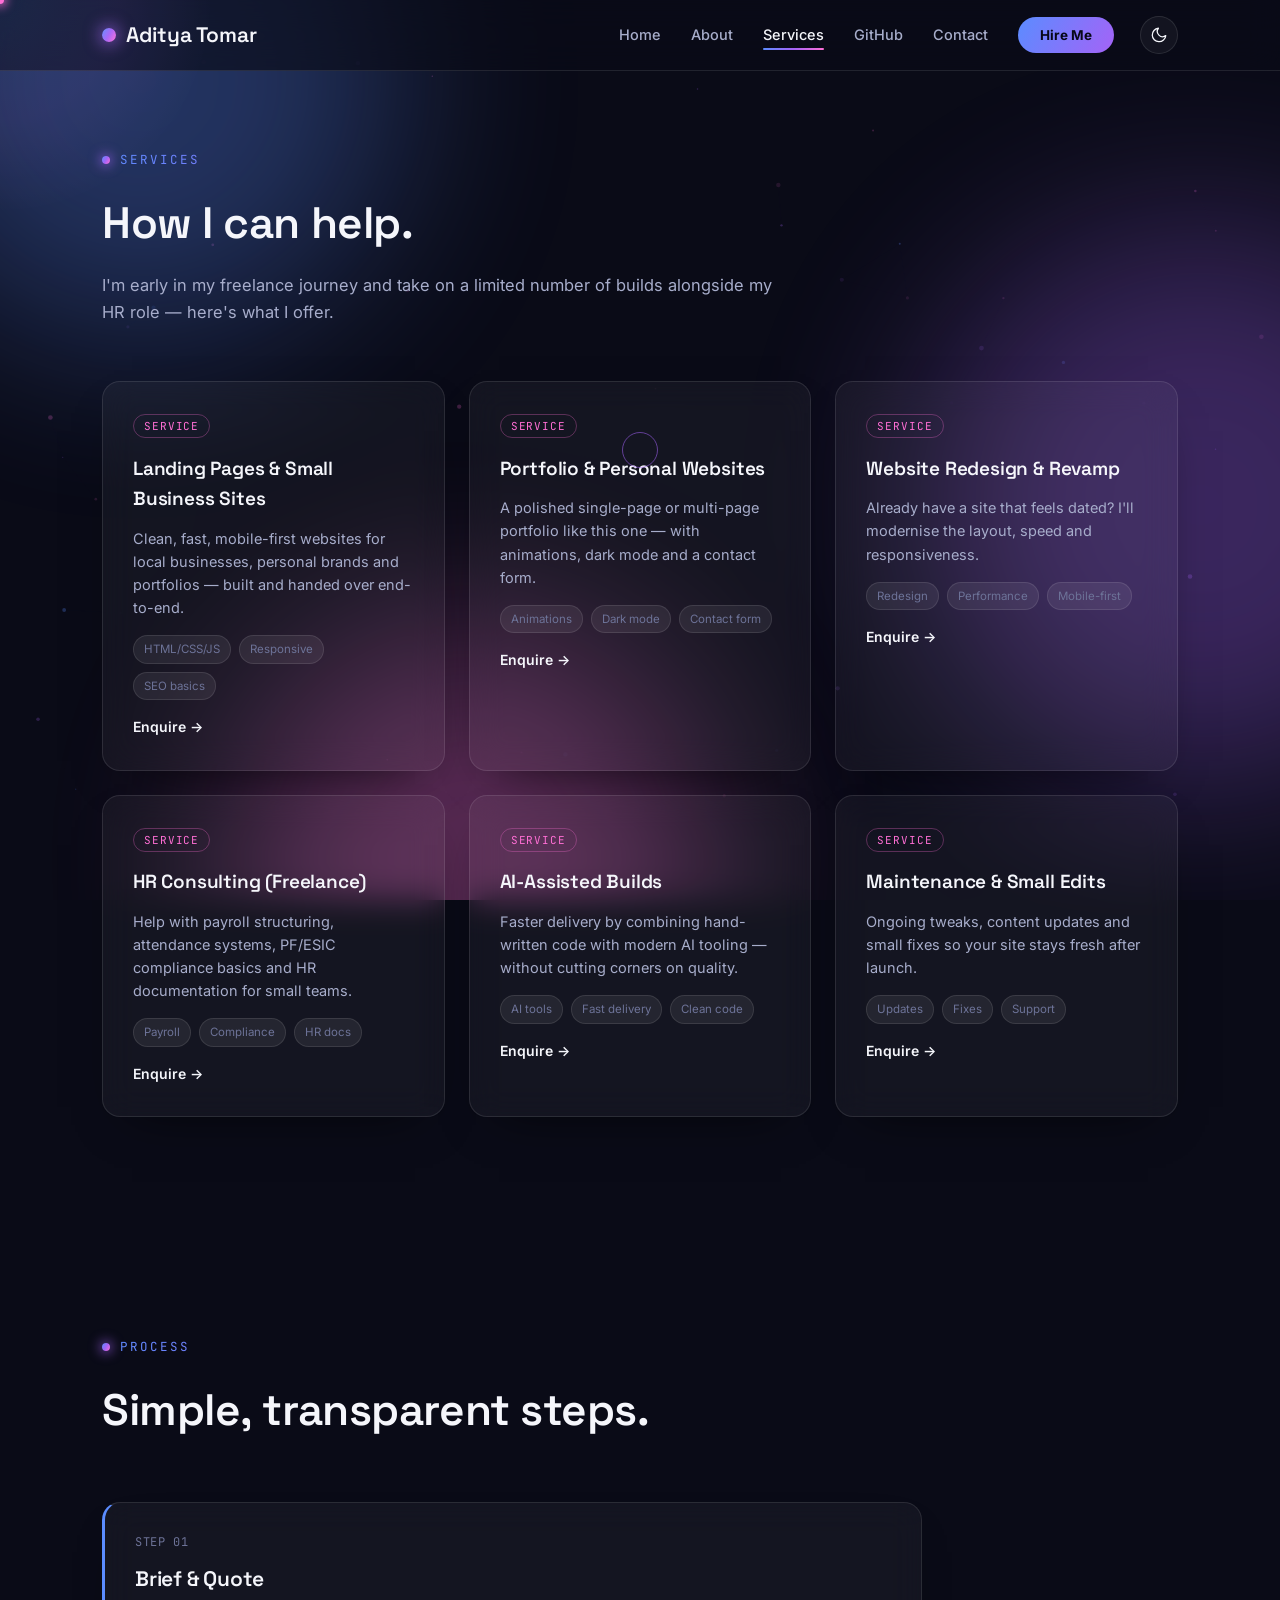
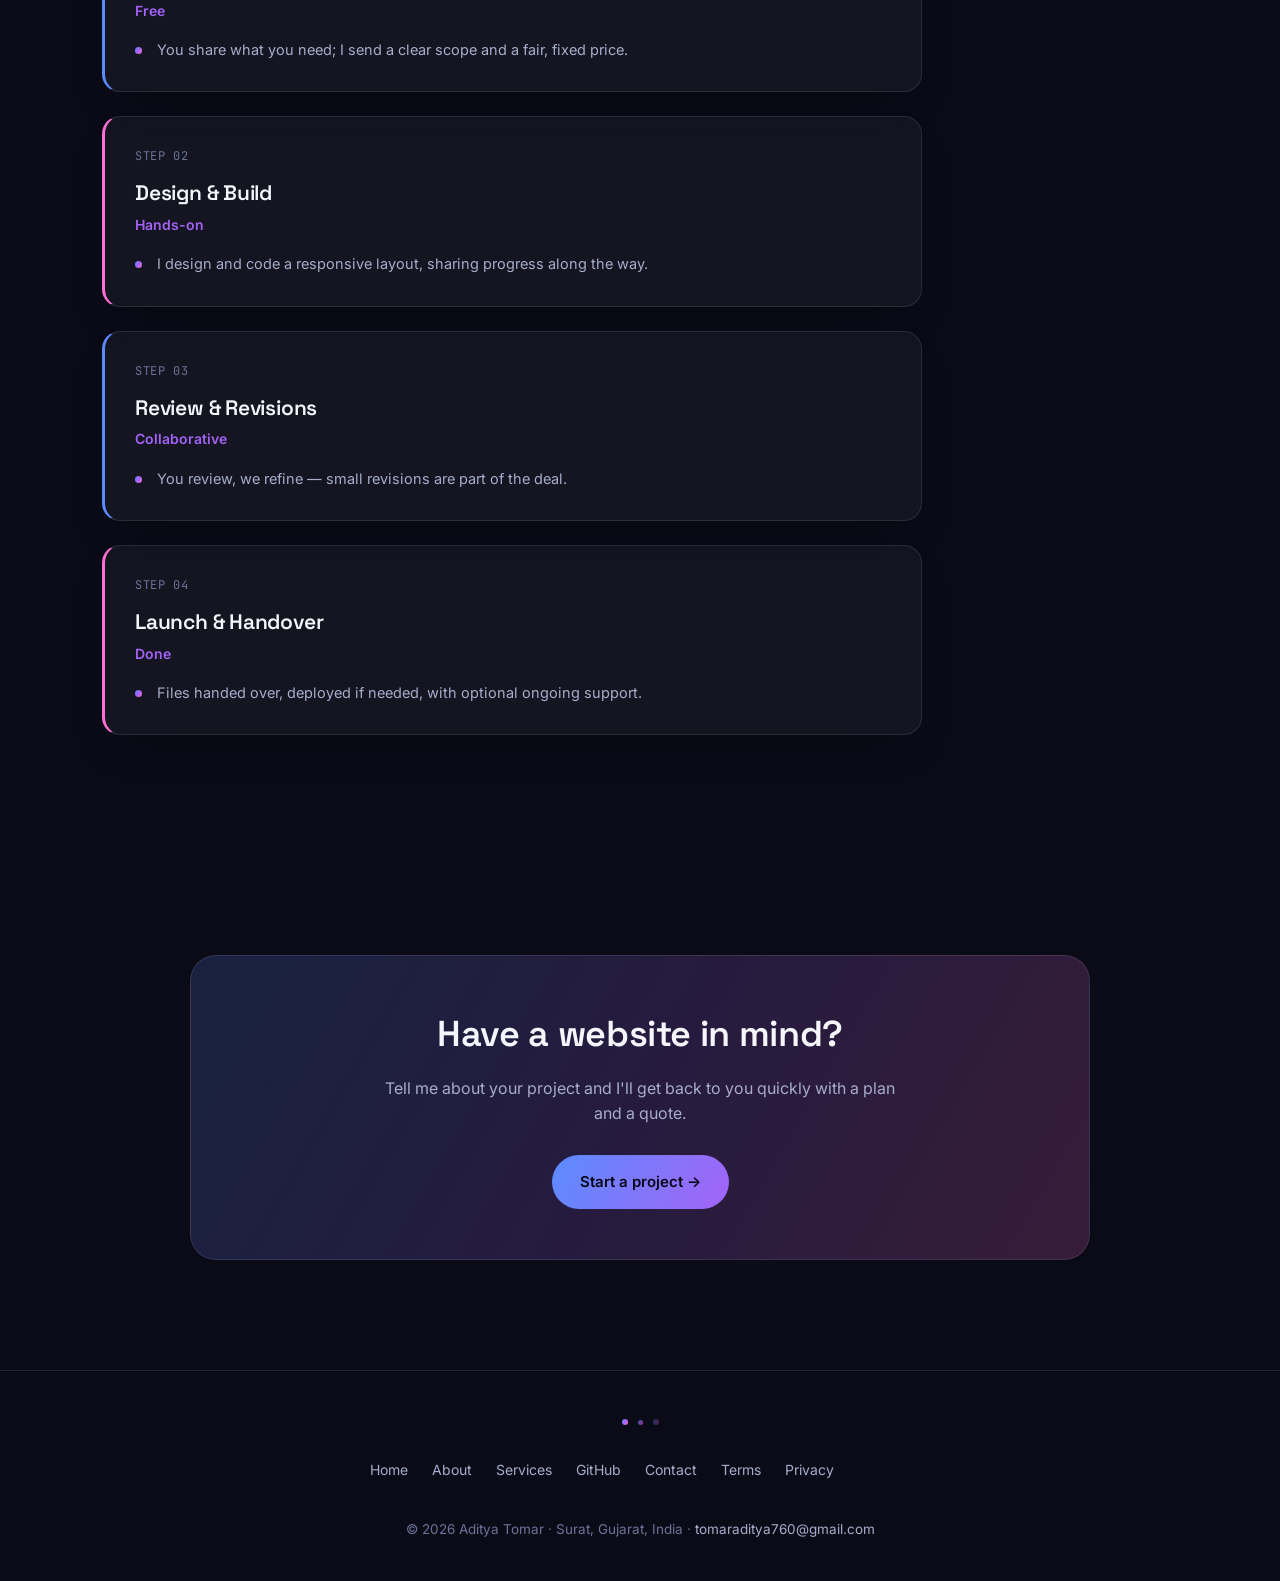
<file: services.html>
<!DOCTYPE html>
<html lang="en">
<head>
<meta charset="UTF-8">
<meta name="viewport" content="width=device-width, initial-scale=1.0">
<title>Services — Aditya Tomar</title>
<meta name="description" content="Freelance web development and HR consulting services by Aditya Tomar.">
<link rel="preconnect" href="https://fonts.googleapis.com"><link rel="preconnect" href="https://fonts.gstatic.com" crossorigin><link href="https://fonts.googleapis.com/css2?family=Space+Grotesk:wght@400;500;600;700&family=Inter:wght@400;500;600;700&family=JetBrains+Mono:wght@400;500&display=swap" rel="stylesheet">
<style>
/* ============ TOKENS ============ */
:root{
  --bg:#0A0B17;
  --bg-soft:#11132A;
  --glass: rgba(255,255,255,0.045);
  --glass-2: rgba(255,255,255,0.07);
  --line: rgba(255,255,255,0.10);
  --text:#F5F6FB;
  --text-muted:#A7ADCB;
  --text-dim:#6D7398;
  --blue:#5B8CFF;
  --purple:#A463F7;
  --pink:#FF6FD5;
  --grad: linear-gradient(120deg, var(--blue), var(--purple), var(--pink));
  --grad-soft: linear-gradient(120deg, rgba(91,140,255,.18), rgba(164,99,247,.18), rgba(255,111,213,.18));
  --radius: 18px;
  --radius-sm: 12px;
  --maxw: 1140px;
  --ease: cubic-bezier(.22,1,.36,1);
  --header-bg: rgba(10,11,23,0.65);
  --card-shadow: 0 20px 50px -30px rgba(0,0,0,0.8);
}

/* ============ LIGHT MODE ============ */
html.light{
  --bg:#F4F5FB;
  --bg-soft:#E9ECF8;
  --glass: rgba(10,11,40,0.035);
  --glass-2: rgba(10,11,40,0.06);
  --line: rgba(10,11,40,0.12);
  --text:#11132A;
  --text-muted:#4A5176;
  --text-dim:#7A80A3;
  --blue:#3A66E0;
  --purple:#8B3FE0;
  --pink:#E0479F;
  --grad-soft: linear-gradient(120deg, rgba(58,102,224,.12), rgba(139,63,224,.12), rgba(224,71,159,.12));
  --header-bg: rgba(244,245,251,0.7);
  --card-shadow: 0 20px 50px -32px rgba(40,40,90,0.35);
}
html.light .blob{ opacity:.18; }
html.light #particles-canvas{ opacity:.35; }

*{ margin:0; padding:0; box-sizing:border-box; }
html{ scroll-behavior:smooth; }

body{
  background:var(--bg);
  color:var(--text);
  font-family:'Inter', sans-serif;
  line-height:1.6;
  overflow-x:hidden;
  -webkit-font-smoothing:antialiased;
  position:relative;
  transition:background .4s var(--ease), color .4s var(--ease);
}

img,svg{ display:block; max-width:100%; }
a{ color:inherit; text-decoration:none; }
ul{ list-style:none; }

.wrap{ max-width:var(--maxw); margin:0 auto; padding:0 32px; }
section{ position:relative; z-index:1; padding:110px 0; }
.page-pad{ padding-top:150px; }

h1,h2,h3{ font-family:'Space Grotesk', sans-serif; font-weight:600; letter-spacing:-0.01em; }

/* ============ CUSTOM CURSOR ============ */
html.custom-cursor-active, html.custom-cursor-active *{ cursor:none !important; }
.cursor-dot{
  position:fixed; top:0; left:0; width:8px; height:8px; border-radius:50%;
  background:var(--pink); box-shadow:0 0 10px 3px rgba(255,111,213,.7);
  pointer-events:none; z-index:10000; transform:translate(-50%,-50%);
}
.cursor-ring{
  position:fixed; top:0; left:0; width:36px; height:36px; border-radius:50%;
  border:1.5px solid rgba(164,99,247,.55); pointer-events:none; z-index:9999;
  transform:translate(-50%,-50%) scale(1);
  transition:transform .25s var(--ease), border-color .25s var(--ease), background .25s var(--ease);
}
.cursor-ring.hover{ transform:translate(-50%,-50%) scale(1.9); border-color:var(--pink); background:rgba(255,111,213,.08); }
.cursor-glow{
  position:fixed; top:0; left:0; width:420px; height:420px; border-radius:50%;
  pointer-events:none; z-index:9998;
  background:radial-gradient(circle, rgba(91,140,255,.12), rgba(164,99,247,.09) 40%, transparent 72%);
  transform:translate(-50%,-50%); mix-blend-mode:screen;
}

/* ============ BACKGROUND ============ */
#particles-canvas{ position:fixed; inset:0; z-index:0; pointer-events:none; opacity:.5; }
.bg-blobs{ position:fixed; inset:0; z-index:0; overflow:hidden; pointer-events:none; }
.blob{ position:absolute; border-radius:50%; filter:blur(95px); opacity:.32; will-change:transform; }
.blob.b1{ width:520px; height:520px; background:var(--blue); top:-180px; left:-120px; animation:floatBlob 22s ease-in-out infinite; }
.blob.b2{ width:560px; height:560px; background:var(--purple); top:25%; right:-200px; animation:floatBlob 26s ease-in-out infinite reverse; }
.blob.b3{ width:480px; height:480px; background:var(--pink); bottom:-200px; left:18%; animation:floatBlob 24s ease-in-out infinite; }

@keyframes floatBlob{ 0%,100%{ transform:translate(0,0) scale(1); } 33%{ transform:translate(40px,-50px) scale(1.1); } 66%{ transform:translate(-30px,30px) scale(0.92); } }
@keyframes gradientShift{ 0%,100%{ background-position:0% 50%; } 50%{ background-position:100% 50%; } }
@keyframes floatY{ 0%,100%{ transform:translateY(0); } 50%{ transform:translateY(-16px); } }
@keyframes pulseGlow{ 0%,100%{ opacity:.55; transform:scale(1); } 50%{ opacity:1; transform:scale(1.12); } }
@keyframes spin{ to{ transform:rotate(360deg); } }
@keyframes blink{ 0%,100%{ opacity:1; } 50%{ opacity:0; } }
@keyframes bounce{ 0%,100%{ transform:translateX(-50%) translateY(0); } 50%{ transform:translateX(-50%) translateY(6px); } }
@keyframes scrollWheel{ 0%,100%{ transform:translateX(-50%) translateY(0); opacity:1; } 50%{ transform:translateX(-50%) translateY(8px); opacity:0; } }

.eyebrow{
  font-family:'JetBrains Mono', monospace; font-size:12.5px; letter-spacing:0.16em;
  text-transform:uppercase; background:var(--grad);
  -webkit-background-clip:text; background-clip:text; color:transparent;
  display:flex; align-items:center; gap:10px; margin-bottom:18px;
}
.eyebrow::before{ content:''; width:8px; height:8px; border-radius:50%; background:var(--grad); box-shadow:0 0 12px 2px rgba(164,99,247,.7); flex-shrink:0; }

.section-head{ max-width:680px; margin-bottom:56px; }
.section-head.center{ margin-left:auto; margin-right:auto; text-align:center; }
.section-head.center .eyebrow{ justify-content:center; }
.section-head h2{ font-size:clamp(30px,4vw,44px); margin-bottom:14px; }
.section-head p{ color:var(--text-muted); font-size:16.5px; }

.divider{ display:flex; align-items:center; justify-content:center; gap:10px; }
.divider span{ width:6px; height:6px; border-radius:50%; background:var(--grad); }
.divider span:nth-child(2){ opacity:.6; width:5px; height:5px; }
.divider span:nth-child(3){ opacity:.3; }

/* ============ NAV ============ */
header{
  position:fixed; top:0; left:0; right:0; z-index:100;
  background:var(--header-bg); backdrop-filter:blur(16px);
  border-bottom:1px solid var(--line); transition:background .4s var(--ease);
}
nav{ max-width:var(--maxw); margin:0 auto; padding:16px 32px; display:flex; align-items:center; justify-content:space-between; }
.logo{ font-family:'Space Grotesk', sans-serif; font-weight:600; font-size:21px; display:flex; align-items:center; gap:10px; }
.logo .mark{ width:14px; height:14px; border-radius:50%; background:var(--grad); box-shadow:0 0 16px 3px rgba(164,99,247,.6); animation:pulseGlow 3s ease-in-out infinite; }
.nav-right{ display:flex; align-items:center; gap:26px; }
.nav-links{ display:flex; align-items:center; gap:30px; font-size:14.5px; font-weight:500; }
.nav-links a{ color:var(--text-muted); position:relative; transition:color .25s var(--ease); }
.nav-links a:hover, .nav-links a.active{ color:var(--text); }
.nav-links a::after{ content:''; position:absolute; left:0; bottom:-7px; width:0; height:2px; border-radius:2px; background:var(--grad); transition:width .3s var(--ease); }
.nav-links a:hover::after, .nav-links a.active::after{ width:100%; }

.nav-cta{
  background:var(--grad); background-size:200% 200%; color:#070818 !important;
  font-weight:700; font-size:13.5px; padding:10px 22px; border-radius:30px;
  transition:transform .25s var(--ease), box-shadow .25s var(--ease);
}
.nav-cta:hover{ transform:translateY(-2px); box-shadow:0 12px 28px -8px rgba(164,99,247,.55); animation:gradientShift 2.5s ease infinite; }
.nav-cta::after{ display:none; }

/* theme toggle */
.theme-toggle{
  width:38px; height:38px; border-radius:50%; border:1px solid var(--line);
  background:var(--glass); color:var(--text); display:flex; align-items:center; justify-content:center;
  cursor:pointer; transition:transform .25s var(--ease), border-color .25s var(--ease), background .25s var(--ease);
  flex-shrink:0;
}
.theme-toggle:hover{ border-color:rgba(164,99,247,.5); transform:rotate(18deg) scale(1.08); }
.theme-toggle svg{ width:18px; height:18px; }
.theme-toggle .sun{ display:none; }
html.light .theme-toggle .sun{ display:block; }
html.light .theme-toggle .moon{ display:none; }

.burger{ display:none; width:26px; height:18px; position:relative; cursor:pointer; background:none; border:none; }
.burger span{ position:absolute; left:0; width:100%; height:1.6px; background:var(--text); transition:all .3s var(--ease); border-radius:2px; }
.burger span:nth-child(1){ top:0; } .burger span:nth-child(2){ top:8px; } .burger span:nth-child(3){ top:16px; }
.burger.open span:nth-child(1){ transform:translateY(8px) rotate(45deg); }
.burger.open span:nth-child(2){ opacity:0; }
.burger.open span:nth-child(3){ transform:translateY(-8px) rotate(-45deg); }

/* ============ BUTTONS ============ */
.btn{ display:inline-flex; align-items:center; gap:8px; padding:15px 28px; border-radius:40px; font-weight:600; font-size:15px; transition:transform .25s var(--ease), box-shadow .25s var(--ease); }
.btn-primary{ background:var(--grad); background-size:200% 200%; color:#070818; animation:gradientShift 6s ease infinite; }
.btn-primary:hover{ transform:translateY(-3px); box-shadow:0 16px 36px -10px rgba(164,99,247,.55), 0 8px 26px -8px rgba(255,111,213,.4); }
.btn-ghost{ border:1px solid var(--line); color:var(--text); background:var(--glass); backdrop-filter:blur(10px); }
.btn-ghost:hover{ border-color:rgba(164,99,247,.55); transform:translateY(-3px); box-shadow:0 12px 28px -12px rgba(91,140,255,.35); }

/* ============ HERO ============ */
.hero{ min-height:100vh; display:flex; align-items:center; padding-top:120px; padding-bottom:60px; position:relative; overflow:hidden; }
.hero::before{ content:''; position:absolute; inset:0; background: radial-gradient(circle 380px at var(--mx,70%) var(--my,35%), rgba(164,99,247,.10), transparent 70%); pointer-events:none; transition:background .15s ease-out; z-index:0; }
.hero-grid{ position:absolute; inset:0; z-index:0; pointer-events:none; background-image: linear-gradient(rgba(164,99,247,0.06) 1px, transparent 1px), linear-gradient(90deg, rgba(91,140,255,0.06) 1px, transparent 1px); background-size:56px 56px; -webkit-mask-image: radial-gradient(ellipse 70% 65% at 50% 38%, black 35%, transparent 88%); mask-image: radial-gradient(ellipse 70% 65% at 50% 38%, black 35%, transparent 88%); }
.hero .wrap{ display:grid; grid-template-columns:1.15fr 0.85fr; gap:40px; align-items:center; position:relative; z-index:1; }
.hero-copy{ opacity:0; transform:translateY(24px); animation:heroIn .9s var(--ease) forwards; }
@keyframes heroIn{ to{ opacity:1; transform:translateY(0); } }
.hero h1{ font-size:clamp(46px,7.2vw,84px); line-height:0.98; margin-bottom:18px; background:var(--grad); background-size:200% 200%; -webkit-background-clip:text; background-clip:text; color:transparent; animation:gradientShift 7s ease infinite; }
.role-line{ font-family:'JetBrains Mono', monospace; font-size:13.5px; letter-spacing:0.08em; text-transform:uppercase; color:var(--text-muted); margin-bottom:14px; display:flex; align-items:center; gap:12px; flex-wrap:wrap; }
.role-line .x{ color:var(--pink); }
.type-line{ font-family:'JetBrains Mono', monospace; font-size:13px; letter-spacing:0.03em; color:var(--text-dim); margin-bottom:26px; display:flex; align-items:center; gap:2px; flex-wrap:wrap; }
.type-line #typedText{ color:var(--text); font-weight:500; margin-left:6px; }
.type-cursor{ color:var(--pink); font-weight:600; animation:blink 1s step-end infinite; margin-left:1px; }
.hero p.tagline{ font-size:18.5px; color:var(--text-muted); max-width:520px; margin-bottom:38px; }
.btn-row{ display:flex; gap:16px; flex-wrap:wrap; margin-bottom:42px; }
.meta-row{ display:flex; gap:28px; flex-wrap:wrap; font-size:14px; color:var(--text-dim); margin-bottom:36px; }
.meta-row span{ display:flex; align-items:center; gap:8px; }
.meta-row .dot{ width:5px; height:5px; border-radius:50%; background:var(--grad); }
.hero-stats{ display:flex; gap:38px; flex-wrap:wrap; }
.stat-block{ text-align:left; }
.stat-block .stat-number{ font-family:'Space Grotesk', sans-serif; font-size:1.9rem; font-weight:700; background:var(--grad); -webkit-background-clip:text; background-clip:text; color:transparent; }
.stat-block .stat-label{ font-size:11.5px; color:var(--text-dim); text-transform:uppercase; letter-spacing:.06em; margin-top:4px; }

/* hero orb */
.orb-stage{ position:relative; height:440px; display:flex; align-items:center; justify-content:center; }
.orb-cluster{ position:relative; width:300px; height:300px; }
.orb{ position:absolute; border-radius:50%; filter:blur(2px); }
.orb.o1{ width:230px; height:230px; top:10px; left:10px; background:radial-gradient(circle at 35% 30%, rgba(91,140,255,.95), rgba(91,140,255,.05) 70%); animation:floatY 7s ease-in-out infinite, spin 30s linear infinite; box-shadow:0 0 90px 14px rgba(91,140,255,.3); }
.orb.o2{ width:170px; height:170px; top:70px; left:90px; background:radial-gradient(circle at 40% 35%, rgba(164,99,247,.95), rgba(164,99,247,.05) 70%); animation:floatY 9s ease-in-out infinite reverse; box-shadow:0 0 76px 10px rgba(164,99,247,.3); mix-blend-mode:screen; }
.orb.o3{ width:120px; height:120px; top:30px; left:140px; background:radial-gradient(circle at 45% 35%, rgba(255,111,213,.95), rgba(255,111,213,.05) 70%); animation:floatY 6s ease-in-out infinite; box-shadow:0 0 64px 10px rgba(255,111,213,.35); mix-blend-mode:screen; }
.orb-core{ position:absolute; top:50%; left:50%; width:14px; height:14px; border-radius:50%; transform:translate(-50%,-50%); background:var(--grad); box-shadow:0 0 34px 9px rgba(164,99,247,.75); animation:pulseGlow 3s ease-in-out infinite; z-index:2; }
.orb-ring{ position:absolute; inset:-30px; border-radius:50%; border:1px solid rgba(255,255,255,.08); animation:spin 40s linear infinite; }
.orb-ring::before, .orb-ring::after{ content:''; position:absolute; width:8px; height:8px; border-radius:50%; background:var(--grad); box-shadow:0 0 14px 3px rgba(164,99,247,.7); }
.orb-ring::before{ top:-4px; left:50%; }
.orb-ring::after{ bottom:8%; right:6%; }
.orbit-ring-2{ position:absolute; inset:-62px; border-radius:50%; border:1px dashed rgba(255,255,255,.07); animation:spin 55s linear infinite reverse; }
.orbit-ring-2::before{ content:''; position:absolute; top:46%; left:-3px; width:7px; height:7px; border-radius:50%; background:var(--pink); box-shadow:0 0 14px 4px rgba(255,111,213,.75); }
.orbit-ring-2::after{ content:''; position:absolute; bottom:2%; right:14%; width:6px; height:6px; border-radius:50%; background:var(--blue); box-shadow:0 0 12px 3px rgba(91,140,255,.7); }
.scroll-indicator{ position:absolute; bottom:30px; left:50%; transform:translateX(-50%); display:flex; flex-direction:column; align-items:center; gap:8px; color:var(--text-dim); font-family:'JetBrains Mono', monospace; font-size:11px; letter-spacing:.15em; text-transform:uppercase; z-index:1; animation:bounce 2.4s ease-in-out infinite; }
.scroll-indicator .mouse{ width:22px; height:34px; border:1.5px solid var(--text-dim); border-radius:12px; position:relative; }
.scroll-indicator .mouse::after{ content:''; position:absolute; top:6px; left:50%; width:3px; height:7px; background:var(--grad); border-radius:2px; transform:translateX(-50%); animation:scrollWheel 2s ease-in-out infinite; }

/* ============ ABOUT ============ */
.about-grid{ display:grid; grid-template-columns:1.4fr 1fr; gap:60px; align-items:start; }
.about-text p{ color:var(--text-muted); margin-bottom:18px; font-size:16px; max-width:560px; }
.about-text p strong{ color:var(--text); font-weight:600; background:var(--grad-soft); padding:0 4px; border-radius:4px; }
.stat-card{ background:var(--glass); border:1px solid var(--line); backdrop-filter:blur(16px); border-radius:var(--radius); padding:30px; position:relative; overflow:hidden; transition:border-color .3s var(--ease), transform .15s var(--ease); box-shadow:var(--card-shadow); }
.stat-card::after{ content:''; position:absolute; top:-60px; right:-60px; width:160px; height:160px; border-radius:50%; background:radial-gradient(circle, rgba(164,99,247,.3), transparent 70%); pointer-events:none; }
.stat-card:hover{ border-color:rgba(164,99,247,.4); }
.stat-card .row{ display:flex; justify-content:space-between; align-items:flex-start; padding:14px 0; border-bottom:1px solid var(--line); gap:16px; position:relative; z-index:1; }
.stat-card .row:last-child{ border-bottom:none; padding-bottom:0; }
.stat-card .row:first-child{ padding-top:0; }
.stat-card .label{ font-size:13px; color:var(--text-dim); font-family:'JetBrains Mono', monospace; letter-spacing:.03em; }
.stat-card .value{ font-size:14.5px; font-weight:500; text-align:right; }
.badges{ display:flex; gap:10px; flex-wrap:wrap; margin-top:22px; }
.badge{ display:inline-flex; align-items:center; gap:8px; background:var(--grad-soft); color:var(--text); font-size:12.5px; font-weight:600; padding:7px 14px; border-radius:30px; border:1px solid rgba(164,99,247,.3); }
.badge .dot{ width:6px; height:6px; border-radius:50%; background:var(--pink); box-shadow:0 0 8px 2px rgba(255,111,213,.6); }

/* ============ SKILLS ============ */
.skills-grid{ display:grid; grid-template-columns:1fr 1fr; gap:28px; }
.skill-panel{ background:var(--glass); border:1px solid var(--line); backdrop-filter:blur(16px); border-radius:var(--radius); padding:32px; transition:border-color .3s var(--ease), transform .15s var(--ease); box-shadow:var(--card-shadow); }
.skill-panel:hover{ border-color:rgba(164,99,247,.4); }
.skill-panel h3{ font-size:19px; margin-bottom:24px; display:flex; align-items:center; gap:12px; }
.skill-panel h3 .tag{ width:10px; height:10px; border-radius:3px; }
.skill-panel.hr h3 .tag{ background:var(--blue); box-shadow:0 0 12px 2px rgba(91,140,255,.6); }
.skill-panel.dev h3 .tag{ background:var(--pink); box-shadow:0 0 12px 2px rgba(255,111,213,.6); }
.skill-item{ margin-bottom:18px; }
.skill-item .top{ display:flex; justify-content:space-between; font-size:13.5px; margin-bottom:8px; color:var(--text-muted); }
.skill-bar{ height:7px; border-radius:6px; background:var(--glass-2); overflow:hidden; }
.skill-fill{ height:100%; width:0; border-radius:6px; background:var(--grad); background-size:200% 200%; animation:gradientShift 5s ease infinite; transition:width 1.3s var(--ease); }

/* ============ TIMELINE ============ */
.timeline{ display:grid; gap:24px; max-width:820px; }
.tl-item{ background:var(--glass); border:1px solid var(--line); backdrop-filter:blur(16px); border-radius:var(--radius); padding:30px; position:relative; border-left:3px solid var(--blue); transition:border-color .3s var(--ease), transform .15s var(--ease); box-shadow:var(--card-shadow); }
.tl-item.dev{ border-left-color:var(--pink); }
.tl-item:hover{ border-color:rgba(164,99,247,.4); }
.tl-item .when{ font-family:'JetBrains Mono', monospace; font-size:12px; letter-spacing:.05em; color:var(--text-dim); text-transform:uppercase; margin-bottom:10px; }
.tl-item h3{ font-size:21px; margin-bottom:4px; }
.tl-item .org{ color:var(--purple); font-size:14px; font-weight:600; margin-bottom:16px; }
.tl-item ul{ display:grid; gap:8px; }
.tl-item li{ color:var(--text-muted); font-size:14.5px; padding-left:22px; position:relative; }
.tl-item li::before{ content:''; position:absolute; left:0; top:9px; width:7px; height:7px; border-radius:50%; background:var(--grad); }

/* ============ WORK / CARDS ============ */
.work-grid{ display:grid; grid-template-columns:repeat(3,1fr); gap:24px; }
.work-card{ background:var(--glass); border:1px solid var(--line); backdrop-filter:blur(16px); border-radius:var(--radius); padding:30px; position:relative; overflow:hidden; transition:border-color .3s var(--ease); box-shadow:var(--card-shadow); }
.work-card:hover{ border-color:rgba(164,99,247,.4); }
.work-card.open{ background:var(--grad-soft); }
.work-card .tagrow{ margin-bottom:16px; }
.work-card .kind{ font-family:'JetBrains Mono', monospace; font-size:11px; letter-spacing:.08em; text-transform:uppercase; color:var(--pink); border:1px solid rgba(255,111,213,.3); padding:4px 10px; border-radius:20px; }
.work-card h3{ font-size:19px; margin-bottom:12px; }
.work-card p{ color:var(--text-muted); font-size:14.5px; margin-bottom:16px; }
.work-card .stack{ display:flex; gap:8px; flex-wrap:wrap; margin-bottom:14px; }
.work-card .stack span{ font-size:11.5px; color:var(--text-dim); background:var(--glass-2); padding:4px 10px; border-radius:20px; border:1px solid var(--line); }
.work-card .go{ color:var(--text); font-weight:600; font-size:14px; display:inline-flex; align-items:center; gap:6px; transition:gap .25s var(--ease); }
.work-card .go:hover{ gap:12px; }

/* ============ EDUCATION ============ */
.edu-grid{ display:grid; grid-template-columns:1fr 1fr; gap:24px; max-width:820px; }
.edu-card{ background:var(--glass); border:1px solid var(--line); backdrop-filter:blur(16px); border-radius:var(--radius); padding:30px; transition:border-color .3s var(--ease); box-shadow:var(--card-shadow); }
.edu-card:hover{ border-color:rgba(164,99,247,.4); }
.edu-card .year{ font-family:'JetBrains Mono', monospace; font-size:13px; color:var(--purple); margin-bottom:10px; }
.edu-card h3{ font-size:18px; margin-bottom:6px; }
.edu-card p{ color:var(--text-muted); font-size:14px; }

/* ============ PROJECTS LIBRARY ============ */
.filter-bar{ display:flex; gap:10px; flex-wrap:wrap; margin-bottom:40px; }
.filter-btn{ font-family:'JetBrains Mono', monospace; font-size:12.5px; letter-spacing:.04em; padding:9px 18px; border-radius:30px; border:1px solid var(--line); background:var(--glass); color:var(--text-muted); cursor:pointer; transition:all .25s var(--ease); }
.filter-btn:hover{ color:var(--text); border-color:rgba(164,99,247,.4); }
.filter-btn.active{ background:var(--grad); color:#070818; border-color:transparent; font-weight:700; }
.proj-count{ font-family:'JetBrains Mono', monospace; font-size:12.5px; color:var(--text-dim); margin-bottom:24px; }
.proj-grid{ display:grid; grid-template-columns:repeat(auto-fill, minmax(290px,1fr)); gap:22px; }
.proj-card{ background:var(--glass); border:1px solid var(--line); backdrop-filter:blur(16px); border-radius:var(--radius); padding:26px; display:flex; flex-direction:column; gap:14px; position:relative; overflow:hidden; transition:border-color .3s var(--ease); box-shadow:var(--card-shadow); }
.proj-card::before{ content:''; position:absolute; top:0; left:0; right:0; height:3px; background:var(--grad); transform:scaleX(0); transform-origin:left; transition:transform .4s var(--ease); }
.proj-card:hover::before{ transform:scaleX(1); }
.proj-card:hover{ border-color:rgba(164,99,247,.4); }
.proj-top{ display:flex; align-items:center; justify-content:space-between; gap:10px; }
.proj-cat{ font-family:'JetBrains Mono', monospace; font-size:10.5px; letter-spacing:.08em; text-transform:uppercase; color:var(--pink); border:1px solid rgba(255,111,213,.3); padding:4px 10px; border-radius:20px; }
.proj-badge-own{ font-family:'JetBrains Mono', monospace; font-size:10px; letter-spacing:.06em; text-transform:uppercase; color:#070818; background:var(--grad); padding:4px 9px; border-radius:20px; font-weight:700; }
.proj-card h3{ font-size:17.5px; line-height:1.3; }
.proj-card p{ color:var(--text-muted); font-size:13.5px; flex:1; }
.proj-link{ display:inline-flex; align-items:center; gap:8px; font-size:13.5px; font-weight:600; color:var(--text); transition:gap .25s var(--ease); margin-top:auto; }
.proj-link:hover{ gap:13px; color:var(--purple); }
.proj-link svg{ width:17px; height:17px; }
.no-results{ text-align:center; color:var(--text-dim); padding:50px 0; font-family:'JetBrains Mono', monospace; font-size:14px; }

/* ============ CONTACT ============ */
.contact-box{ background:var(--glass); border:1px solid var(--line); backdrop-filter:blur(18px); border-radius:26px; padding:64px 48px; text-align:center; max-width:760px; margin:0 auto; position:relative; overflow:hidden; box-shadow:var(--card-shadow); }
.contact-box::before{ content:''; position:absolute; top:-100px; left:50%; transform:translateX(-50%); width:340px; height:340px; border-radius:50%; background:radial-gradient(circle, rgba(164,99,247,.25), transparent 70%); pointer-events:none; }
.contact-box h2{ font-size:clamp(28px,4vw,40px); margin-bottom:14px; position:relative; z-index:1; }
.contact-box p{ color:var(--text-muted); max-width:480px; margin:0 auto 32px; position:relative; z-index:1; }
.contact-actions{ display:flex; gap:14px; justify-content:center; flex-wrap:wrap; position:relative; z-index:1; margin-bottom:36px; }
.social-row{ display:flex; gap:14px; justify-content:center; position:relative; z-index:1; }
.social-row a{ width:44px; height:44px; border-radius:50%; border:1px solid var(--line); background:var(--glass); display:flex; align-items:center; justify-content:center; color:var(--text-muted); transition:all .25s var(--ease); }
.social-row a:hover{ color:var(--text); border-color:rgba(164,99,247,.55); transform:translateY(-3px); }
.social-row svg{ width:20px; height:20px; }

/* contact form */
.contact-grid{ display:grid; grid-template-columns:1fr 1fr; gap:40px; align-items:start; }
.contact-info p{ color:var(--text-muted); margin-bottom:24px; max-width:420px; }
.info-list{ display:grid; gap:16px; }
.info-list .row{ display:flex; align-items:center; gap:14px; }
.info-list .ic{ width:42px; height:42px; border-radius:12px; background:var(--grad-soft); border:1px solid var(--line); display:flex; align-items:center; justify-content:center; color:var(--purple); flex-shrink:0; }
.info-list .ic svg{ width:19px; height:19px; }
.info-list .lab{ font-size:11.5px; color:var(--text-dim); text-transform:uppercase; letter-spacing:.05em; }
.info-list .val{ font-size:14.5px; font-weight:500; }
.form-card{ background:var(--glass); border:1px solid var(--line); backdrop-filter:blur(16px); border-radius:var(--radius); padding:32px; box-shadow:var(--card-shadow); }
.field{ margin-bottom:18px; }
.field label{ display:block; font-size:12.5px; color:var(--text-dim); margin-bottom:7px; font-family:'JetBrains Mono', monospace; letter-spacing:.03em; }
.field input, .field textarea{ width:100%; background:var(--glass-2); border:1px solid var(--line); border-radius:12px; padding:13px 15px; color:var(--text); font-family:inherit; font-size:14.5px; transition:border-color .25s var(--ease); }
.field input:focus, .field textarea:focus{ outline:none; border-color:rgba(164,99,247,.6); }
.field textarea{ resize:vertical; min-height:120px; }
.form-note{ font-size:12.5px; color:var(--text-dim); margin-top:6px; }

/* ============ LEGAL / PROSE ============ */
.prose{ max-width:820px; }
.prose h2{ font-size:24px; margin:40px 0 14px; }
.prose h2:first-child{ margin-top:0; }
.prose p, .prose li{ color:var(--text-muted); font-size:15.5px; margin-bottom:14px; }
.prose ul{ padding-left:22px; margin-bottom:14px; }
.prose li{ list-style:disc; margin-bottom:8px; }
.prose a{ color:var(--purple); text-decoration:underline; }
.prose strong{ color:var(--text); }
.updated{ font-family:'JetBrains Mono', monospace; font-size:12.5px; color:var(--text-dim); margin-bottom:30px; }

/* ============ CTA STRIP ============ */
.cta-strip{ background:var(--grad-soft); border:1px solid var(--line); border-radius:26px; padding:50px 40px; text-align:center; max-width:900px; margin:0 auto; }
.cta-strip h2{ font-size:clamp(26px,3.5vw,36px); margin-bottom:12px; }
.cta-strip p{ color:var(--text-muted); max-width:520px; margin:0 auto 28px; }

/* ============ FOOTER ============ */
footer{ position:relative; z-index:1; border-top:1px solid var(--line); padding:48px 32px 40px; text-align:center; color:var(--text-dim); font-size:13.5px; }
footer a{ color:var(--text-muted); transition:color .25s var(--ease); }
footer a:hover{ color:var(--text); }
.footer-nav{ display:flex; gap:24px; justify-content:center; flex-wrap:wrap; margin:18px 0 22px; font-size:14px; }
.footer-nav a{ color:var(--text-muted); }

/* ============ BACK TO TOP ============ */
.back-to-top{ position:fixed; bottom:28px; right:28px; width:46px; height:46px; border-radius:50%; background:var(--grad); border:none; color:#070818; cursor:pointer; display:flex; align-items:center; justify-content:center; opacity:0; visibility:hidden; transform:translateY(12px); transition:all .3s var(--ease); z-index:90; box-shadow:0 10px 26px -8px rgba(164,99,247,.6); }
.back-to-top.visible{ opacity:1; visibility:visible; transform:translateY(0); }
.back-to-top:hover{ transform:translateY(-3px) scale(1.06); }
.back-to-top svg{ width:20px; height:20px; }

/* ============ REVEAL ============ */
.reveal{ opacity:0; transform:translateY(30px); transition:opacity .7s var(--ease), transform .7s var(--ease); }
.reveal.in{ opacity:1; transform:translateY(0); }

/* ============ RESPONSIVE ============ */
@media (max-width:900px){
  .hero .wrap{ grid-template-columns:1fr; }
  .orb-stage{ display:none; }
  .about-grid, .skills-grid, .contact-grid{ grid-template-columns:1fr; gap:32px; }
  .work-grid{ grid-template-columns:1fr; }
  .edu-grid{ grid-template-columns:1fr; }
}
@media (max-width:768px){
  section{ padding:80px 0; }
  .page-pad{ padding-top:120px; }
  .wrap{ padding:0 22px; }
  .nav-links{
    position:fixed; top:64px; left:0; right:0;
    background:var(--header-bg); backdrop-filter:blur(18px);
    flex-direction:column; gap:22px; padding:30px 0;
    border-bottom:1px solid var(--line);
    transform:translateY(-130%); transition:transform .35s var(--ease); align-items:center;
  }
  .nav-links.open{ transform:translateY(0); }
  .nav-links a::after{ display:none; }
  .burger{ display:block; }
  .contact-box{ padding:44px 26px; }
}

@media (prefers-reduced-motion: reduce){
  *, .blob, .orb, .orb-ring, .orbit-ring-2, .orb-core, .hero h1, .btn-primary, .nav-cta, .logo .mark, .scroll-indicator, .type-cursor, .back-to-top{ animation:none !important; }
  html{ scroll-behavior:auto; }
  .reveal{ opacity:1; transform:none; }
}

</style>
</head>
<body>

<canvas id="particles-canvas" aria-hidden="true"></canvas>
<div class="bg-blobs" aria-hidden="true">
  <div class="blob b1"></div><div class="blob b2"></div><div class="blob b3"></div>
</div>
<div class="cursor-glow" id="cursorGlow" aria-hidden="true"></div>
<div class="cursor-ring" id="cursorRing" aria-hidden="true"></div>
<div class="cursor-dot" id="cursorDot" aria-hidden="true"></div>

<header>
  <nav>
    <a href="index.html" class="logo"><span class="mark"></span>Aditya Tomar</a>
    <div class="nav-right">
      <ul class="nav-links" id="navLinks">
        <li><a href="index.html">Home</a></li><li><a href="about.html">About</a></li><li><a href="services.html" class="active">Services</a></li><li><a href="projects.html">GitHub</a></li><li><a href="contact.html">Contact</a></li>
        <li><a href="contact.html" class="nav-cta">Hire Me</a></li>
      </ul>
      <button class="theme-toggle" id="themeToggle" aria-label="Toggle light / dark mode" title="Toggle theme">
        <svg class="moon" viewBox="0 0 24 24" fill="none" stroke="currentColor" stroke-width="1.7" stroke-linecap="round" stroke-linejoin="round"><path d="M21 12.79A9 9 0 1 1 11.21 3 7 7 0 0 0 21 12.79z"/></svg>
        <svg class="sun" viewBox="0 0 24 24" fill="none" stroke="currentColor" stroke-width="1.7" stroke-linecap="round" stroke-linejoin="round"><circle cx="12" cy="12" r="4.5"/><path d="M12 1.5v2M12 20.5v2M4.2 4.2l1.4 1.4M18.4 18.4l1.4 1.4M1.5 12h2M20.5 12h2M4.2 19.8l1.4-1.4M18.4 5.6l1.4-1.4"/></svg>
      </button>
      <button class="burger" id="burger" aria-label="Toggle menu"><span></span><span></span><span></span></button>
    </div>
  </nav>
</header>

<main id="top">
  <section class="page-pad" id="services">
    <div class="wrap">
      <div class="section-head reveal">
        <div class="eyebrow">Services</div>
        <h2>How I can help.</h2>
        <p>I'm early in my freelance journey and take on a limited number of builds alongside my HR role — here's what I offer.</p>
      </div>
      <div class="work-grid">
        <div class="work-card reveal">
        <div class="tagrow"><span class="kind">Service</span></div>
        <h3>Landing Pages & Small Business Sites</h3>
        <p>Clean, fast, mobile-first websites for local businesses, personal brands and portfolios — built and handed over end-to-end.</p>
        <div class="stack"><span>HTML/CSS/JS</span><span>Responsive</span><span>SEO basics</span></div>
        <a href="contact.html" class="go">Enquire →</a>
      </div><div class="work-card reveal">
        <div class="tagrow"><span class="kind">Service</span></div>
        <h3>Portfolio & Personal Websites</h3>
        <p>A polished single-page or multi-page portfolio like this one — with animations, dark mode and a contact form.</p>
        <div class="stack"><span>Animations</span><span>Dark mode</span><span>Contact form</span></div>
        <a href="contact.html" class="go">Enquire →</a>
      </div><div class="work-card reveal">
        <div class="tagrow"><span class="kind">Service</span></div>
        <h3>Website Redesign & Revamp</h3>
        <p>Already have a site that feels dated? I'll modernise the layout, speed and responsiveness.</p>
        <div class="stack"><span>Redesign</span><span>Performance</span><span>Mobile-first</span></div>
        <a href="contact.html" class="go">Enquire →</a>
      </div><div class="work-card reveal">
        <div class="tagrow"><span class="kind">Service</span></div>
        <h3>HR Consulting (Freelance)</h3>
        <p>Help with payroll structuring, attendance systems, PF/ESIC compliance basics and HR documentation for small teams.</p>
        <div class="stack"><span>Payroll</span><span>Compliance</span><span>HR docs</span></div>
        <a href="contact.html" class="go">Enquire →</a>
      </div><div class="work-card reveal">
        <div class="tagrow"><span class="kind">Service</span></div>
        <h3>AI-Assisted Builds</h3>
        <p>Faster delivery by combining hand-written code with modern AI tooling — without cutting corners on quality.</p>
        <div class="stack"><span>AI tools</span><span>Fast delivery</span><span>Clean code</span></div>
        <a href="contact.html" class="go">Enquire →</a>
      </div><div class="work-card reveal">
        <div class="tagrow"><span class="kind">Service</span></div>
        <h3>Maintenance & Small Edits</h3>
        <p>Ongoing tweaks, content updates and small fixes so your site stays fresh after launch.</p>
        <div class="stack"><span>Updates</span><span>Fixes</span><span>Support</span></div>
        <a href="contact.html" class="go">Enquire →</a>
      </div>
      </div>
    </div>
  </section>

  <section id="process">
    <div class="wrap">
      <div class="section-head reveal">
        <div class="eyebrow">Process</div>
        <h2>Simple, transparent steps.</h2>
      </div>
      <div class="timeline reveal">
        <div class="tl-item"><div class="when">Step 01</div><h3>Brief & Quote</h3><div class="org">Free</div><ul><li>You share what you need; I send a clear scope and a fair, fixed price.</li></ul></div>
        <div class="tl-item dev"><div class="when">Step 02</div><h3>Design & Build</h3><div class="org">Hands-on</div><ul><li>I design and code a responsive layout, sharing progress along the way.</li></ul></div>
        <div class="tl-item"><div class="when">Step 03</div><h3>Review & Revisions</h3><div class="org">Collaborative</div><ul><li>You review, we refine — small revisions are part of the deal.</li></ul></div>
        <div class="tl-item dev"><div class="when">Step 04</div><h3>Launch & Handover</h3><div class="org">Done</div><ul><li>Files handed over, deployed if needed, with optional ongoing support.</li></ul></div>
      </div>
    </div>
  </section>

  <section id="services-cta">
    <div class="wrap">
      <div class="cta-strip reveal">
        <h2>Have a website in mind?</h2>
        <p>Tell me about your project and I'll get back to you quickly with a plan and a quote.</p>
        <a href="contact.html" class="btn btn-primary">Start a project →</a>
      </div>
    </div>
  </section>
</main>

<footer>
  <div class="divider" style="margin-bottom:18px;"><span></span><span></span><span></span></div>
  <nav class="footer-nav"><a href="index.html">Home</a><a href="about.html">About</a><a href="services.html">Services</a><a href="projects.html">GitHub</a><a href="contact.html">Contact</a><a href="terms.html">Terms</a><a href="privacy.html">Privacy</a></nav>
  &copy; 2026 Aditya Tomar · Surat, Gujarat, India · <a href="mailto:tomaraditya760@gmail.com">tomaraditya760@gmail.com</a>
</footer>

<button class="back-to-top" id="backToTop" aria-label="Back to top">
  <svg viewBox="0 0 24 24" fill="none" stroke-width="2" stroke-linecap="round" stroke-linejoin="round"><path d="M12 19V5M5 12l7-7 7 7"/></svg>
</button>

<script>
(function(){
  const reduceMotion = window.matchMedia('(prefers-reduced-motion: reduce)').matches;
  const finePointer = window.matchMedia('(pointer: fine)').matches;

  /* ===== THEME (dark default, light toggle) ===== */
  const root = document.documentElement;
  let stored = null;
  try { stored = localStorage.getItem('theme'); } catch(e){}
  if (stored === 'light') root.classList.add('light');
  const themeBtn = document.getElementById('themeToggle');
  if (themeBtn){
    themeBtn.addEventListener('click', () => {
      root.classList.toggle('light');
      try { localStorage.setItem('theme', root.classList.contains('light') ? 'light' : 'dark'); } catch(e){}
    });
  }

  /* ===== MOBILE NAV ===== */
  const burger = document.getElementById('burger');
  const navLinks = document.getElementById('navLinks');
  if (burger && navLinks){
    burger.addEventListener('click', () => { burger.classList.toggle('open'); navLinks.classList.toggle('open'); });
    navLinks.querySelectorAll('a').forEach(link => {
      link.addEventListener('click', () => { burger.classList.remove('open'); navLinks.classList.remove('open'); });
    });
  }

  /* ===== SCROLL REVEAL ===== */
  const revealEls = document.querySelectorAll('.reveal');
  if (revealEls.length){
    const ro = new IntersectionObserver((entries) => {
      entries.forEach(e => { if (e.isIntersecting){ e.target.classList.add('in'); ro.unobserve(e.target); } });
    }, { threshold: 0.12 });
    revealEls.forEach(el => ro.observe(el));
  }

  /* ===== SKILL BARS ===== */
  const skillFills = document.querySelectorAll('.skill-fill');
  if (skillFills.length){
    const so = new IntersectionObserver((entries) => {
      entries.forEach(e => { if (e.isIntersecting){ e.target.style.width = e.target.dataset.level + '%'; so.unobserve(e.target); } });
    }, { threshold: 0.3 });
    skillFills.forEach(el => so.observe(el));
  }

  /* ===== ACTIVE NAV (in-page sections) ===== */
  const sections = document.querySelectorAll('main section[id]');
  const navAnchors = document.querySelectorAll('.nav-links a[data-sec]');
  if (sections.length && navAnchors.length){
    const no = new IntersectionObserver((entries) => {
      entries.forEach(e => {
        if (e.isIntersecting){
          const id = e.target.getAttribute('id');
          navAnchors.forEach(a => a.classList.toggle('active', a.getAttribute('data-sec') === id));
        }
      });
    }, { rootMargin: '-45% 0px -50% 0px' });
    sections.forEach(s => no.observe(s));
  }

  /* ===== HERO MOUSE GLOW ===== */
  const heroSection = document.getElementById('heroSection');
  if (heroSection){
    heroSection.addEventListener('mousemove', (e) => {
      const r = heroSection.getBoundingClientRect();
      heroSection.style.setProperty('--mx', (e.clientX - r.left) + 'px');
      heroSection.style.setProperty('--my', (e.clientY - r.top) + 'px');
    });
  }

  /* ===== STAT COUNT-UP ===== */
  const heroStats = document.querySelector('.hero-stats');
  if (heroStats){
    const sto = new IntersectionObserver((entries) => {
      entries.forEach(entry => {
        if (entry.isIntersecting){
          entry.target.querySelectorAll('.stat-number').forEach(el => {
            const target = parseInt(el.dataset.count, 10);
            const suffix = el.dataset.suffix || '';
            if (reduceMotion){ el.textContent = target + suffix; return; }
            let cur = 0; const step = Math.max(target / 40, 0.5);
            const t = setInterval(() => {
              cur += step;
              if (cur >= target){ el.textContent = target + suffix; clearInterval(t); }
              else el.textContent = Math.floor(cur) + suffix;
            }, 30);
          });
          sto.unobserve(entry.target);
        }
      });
    }, { threshold: 0.4 });
    sto.observe(heroStats);
  }

  /* ===== TYPING EFFECT ===== */
  const typedEl = document.getElementById('typedText');
  if (typedEl){
    const words = ['Payroll & Compliance', 'Responsive Web Design', 'AI-Assisted Workflows', 'People Operations', 'Clean, Modern UI'];
    if (reduceMotion){ typedEl.textContent = ' ' + words[0]; }
    else {
      let wi = 0, ci = 0, del = false;
      (function loop(){
        const w = words[wi];
        ci += del ? -1 : 1;
        typedEl.textContent = ' ' + w.substring(0, ci);
        let speed = del ? 35 : 75;
        if (!del && ci === w.length){ speed = 1700; del = true; }
        else if (del && ci === 0){ del = false; wi = (wi + 1) % words.length; speed = 400; }
        setTimeout(loop, speed);
      })();
    }
  }

  /* ===== BACK TO TOP ===== */
  const btt = document.getElementById('backToTop');
  if (btt){
    window.addEventListener('scroll', () => btt.classList.toggle('visible', window.scrollY > 500));
    btt.addEventListener('click', () => window.scrollTo({ top: 0, behavior: reduceMotion ? 'auto' : 'smooth' }));
  }

  /* ===== CUSTOM CURSOR ===== */
  const dot = document.getElementById('cursorDot');
  const ring = document.getElementById('cursorRing');
  const glow = document.getElementById('cursorGlow');
  if (dot && ring && glow){
    if (finePointer && !reduceMotion){
      root.classList.add('custom-cursor-active');
      let mx = innerWidth/2, my = innerHeight/2, rx = mx, ry = my;
      document.addEventListener('mousemove', (e) => {
        mx = e.clientX; my = e.clientY;
        dot.style.left = mx+'px'; dot.style.top = my+'px';
        glow.style.left = mx+'px'; glow.style.top = my+'px';
      });
      (function animate(){ rx += (mx-rx)*0.16; ry += (my-ry)*0.16; ring.style.left = rx+'px'; ring.style.top = ry+'px'; requestAnimationFrame(animate); })();
      const bind = () => document.querySelectorAll('a, button, .work-card, .skill-panel, .edu-card, .stat-card, .proj-card, .filter-btn').forEach(el => {
        el.addEventListener('mouseenter', () => ring.classList.add('hover'));
        el.addEventListener('mouseleave', () => ring.classList.remove('hover'));
      });
      bind();
      window.__bindCursor = bind;
    } else { dot.style.display='none'; ring.style.display='none'; glow.style.display='none'; }
  }

  /* ===== TILT ON CARDS ===== */
  if (innerWidth > 768 && !reduceMotion){
    const bindTilt = () => document.querySelectorAll('.work-card, .skill-panel, .edu-card, .stat-card, .proj-card').forEach(card => {
      if (card.__tilt) return; card.__tilt = true;
      card.addEventListener('mousemove', (e) => {
        const r = card.getBoundingClientRect();
        const x = e.clientX - r.left, y = e.clientY - r.top;
        const rX = (y - r.height/2)/26, rY = (r.width/2 - x)/26;
        card.style.transform = `perspective(900px) rotateX(${rX}deg) rotateY(${rY}deg) translateY(-4px)`;
      });
      card.addEventListener('mouseleave', () => { card.style.transform = ''; });
    });
    bindTilt();
    window.__bindTilt = bindTilt;
  }

  /* ===== PARTICLE NETWORK ===== */
  const canvas = document.getElementById('particles-canvas');
  if (canvas){
    const ctx = canvas.getContext('2d');
    let particles = [];
    const palette = ['91,140,255','164,99,247','255,111,213'];
    function resize(){ canvas.width = innerWidth; canvas.height = innerHeight; }
    resize();
    class P{ constructor(){ this.reset(); }
      reset(){ this.x=Math.random()*canvas.width; this.y=Math.random()*canvas.height; this.size=Math.random()*1.8+0.6; this.sx=(Math.random()-0.5)*0.4; this.sy=(Math.random()-0.5)*0.4; this.op=Math.random()*0.4+0.15; this.c=palette[Math.floor(Math.random()*palette.length)]; }
      update(){ this.x+=this.sx; this.y+=this.sy; if(this.x<0||this.x>canvas.width)this.sx*=-1; if(this.y<0||this.y>canvas.height)this.sy*=-1; }
      draw(){ ctx.beginPath(); ctx.arc(this.x,this.y,this.size,0,Math.PI*2); ctx.fillStyle=`rgba(${this.c},${this.op})`; ctx.fill(); }
    }
    function init(){ const n=Math.min(60,Math.floor((canvas.width*canvas.height)/19000)); particles=[]; for(let i=0;i<n;i++)particles.push(new P()); }
    init();
    function conn(){ for(let i=0;i<particles.length;i++)for(let j=i+1;j<particles.length;j++){ const dx=particles[i].x-particles[j].x, dy=particles[i].y-particles[j].y, d=Math.sqrt(dx*dx+dy*dy); if(d<110){ ctx.beginPath(); ctx.moveTo(particles[i].x,particles[i].y); ctx.lineTo(particles[j].x,particles[j].y); ctx.strokeStyle=`rgba(${particles[i].c},${0.07*(1-d/110)})`; ctx.lineWidth=0.6; ctx.stroke(); } } }
    function loop(){ ctx.clearRect(0,0,canvas.width,canvas.height); particles.forEach(p=>{p.update();p.draw();}); conn(); requestAnimationFrame(loop); }
    if (reduceMotion){ particles.forEach(p=>p.draw()); } else { loop(); }
    window.addEventListener('resize', () => { resize(); init(); if(reduceMotion){ ctx.clearRect(0,0,canvas.width,canvas.height); particles.forEach(p=>p.draw()); } });
  }

  /* ===== PROJECTS FILTER ===== */
  const filterBar = document.getElementById('filterBar');
  if (filterBar){
    const cards = Array.from(document.querySelectorAll('.proj-card'));
    const countEl = document.getElementById('projCount');
    const noRes = document.getElementById('noResults');
    const searchInput = document.getElementById('projSearch');
    let activeCat = 'All';
    function apply(){
      const q = (searchInput ? searchInput.value : '').trim().toLowerCase();
      let shown = 0;
      cards.forEach(c => {
        const cat = c.dataset.cat;
        const txt = (c.dataset.search || '').toLowerCase();
        const matchCat = activeCat === 'All' || cat === activeCat;
        const matchQ = !q || txt.includes(q);
        const vis = matchCat && matchQ;
        c.style.display = vis ? '' : 'none';
        if (vis) shown++;
      });
      if (countEl) countEl.textContent = shown + (shown === 1 ? ' project' : ' projects') + (activeCat !== 'All' ? ' in ' + activeCat : '');
      if (noRes) noRes.style.display = shown === 0 ? 'block' : 'none';
    }
    filterBar.querySelectorAll('.filter-btn').forEach(b => {
      b.addEventListener('click', () => {
        filterBar.querySelectorAll('.filter-btn').forEach(x => x.classList.remove('active'));
        b.classList.add('active');
        activeCat = b.dataset.filter;
        apply();
      });
    });
    if (searchInput) searchInput.addEventListener('input', apply);
    apply();
  }

  /* ===== CONTACT FORM (mailto) ===== */
  const form = document.getElementById('contactForm');
  if (form){
    form.addEventListener('submit', (e) => {
      e.preventDefault();
      const name = encodeURIComponent(form.name.value || '');
      const email = encodeURIComponent(form.email.value || '');
      const msg = encodeURIComponent(form.message.value || '');
      const body = `Name: ${decodeURIComponent(name)}%0D%0AEmail: ${decodeURIComponent(email)}%0D%0A%0D%0A${decodeURIComponent(msg)}`;
      window.location.href = `mailto:tomaraditya760@gmail.com?subject=Portfolio enquiry from ${decodeURIComponent(name)}&body=${body}`;
      const status = document.getElementById('formStatus');
      if (status) status.textContent = 'Opening your email app…';
    });
  }
})();

</script>
</body>
</html>
</file>
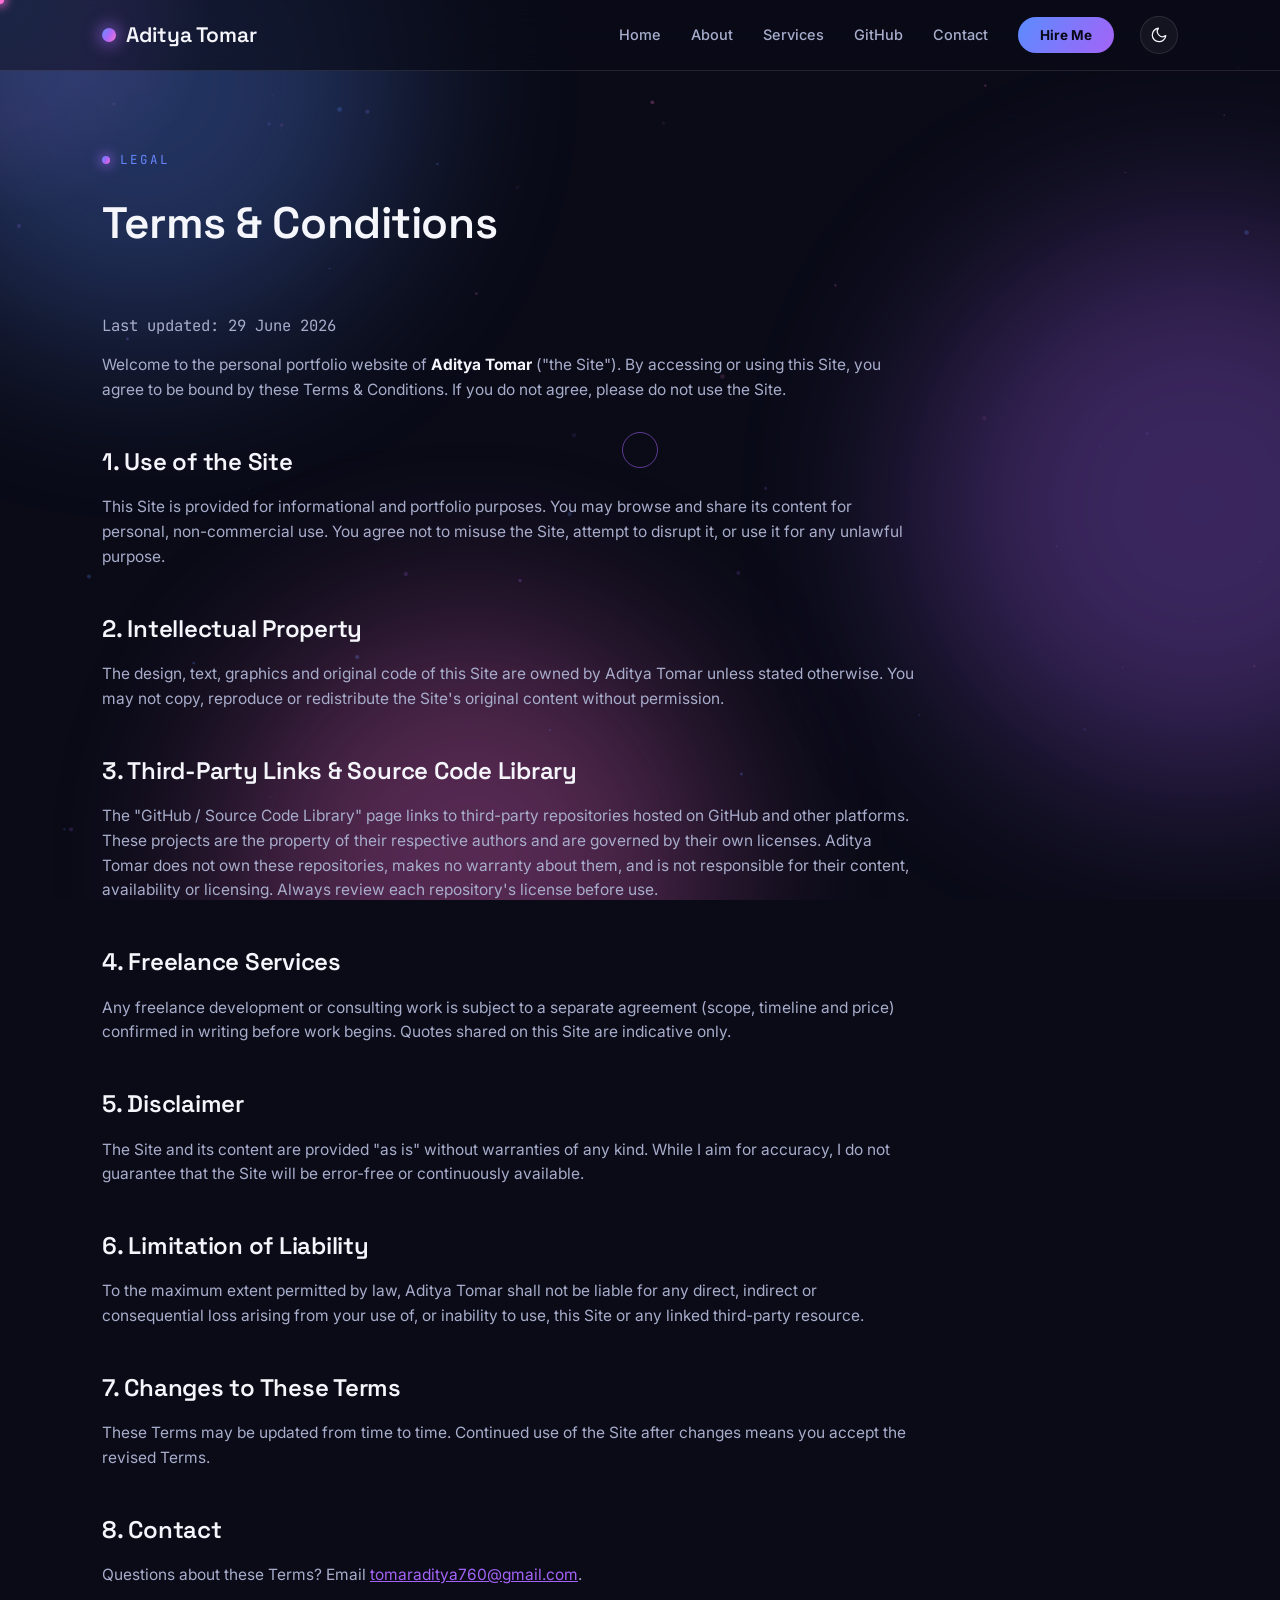
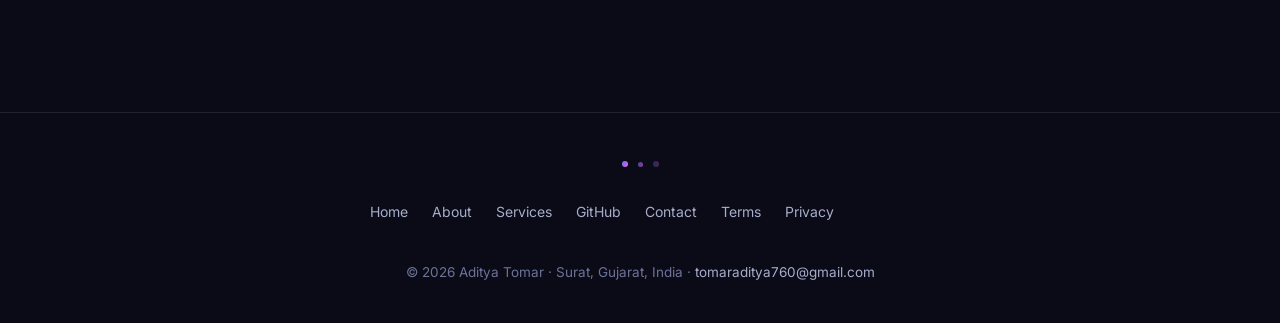
<file: terms.html>
<!DOCTYPE html>
<html lang="en">
<head>
<meta charset="UTF-8">
<meta name="viewport" content="width=device-width, initial-scale=1.0">
<title>Terms & Conditions — Aditya Tomar</title>
<meta name="description" content="Terms and conditions for Aditya Tomar&#x27;s portfolio website.">
<link rel="preconnect" href="https://fonts.googleapis.com"><link rel="preconnect" href="https://fonts.gstatic.com" crossorigin><link href="https://fonts.googleapis.com/css2?family=Space+Grotesk:wght@400;500;600;700&family=Inter:wght@400;500;600;700&family=JetBrains+Mono:wght@400;500&display=swap" rel="stylesheet">
<style>
/* ============ TOKENS ============ */
:root{
  --bg:#0A0B17;
  --bg-soft:#11132A;
  --glass: rgba(255,255,255,0.045);
  --glass-2: rgba(255,255,255,0.07);
  --line: rgba(255,255,255,0.10);
  --text:#F5F6FB;
  --text-muted:#A7ADCB;
  --text-dim:#6D7398;
  --blue:#5B8CFF;
  --purple:#A463F7;
  --pink:#FF6FD5;
  --grad: linear-gradient(120deg, var(--blue), var(--purple), var(--pink));
  --grad-soft: linear-gradient(120deg, rgba(91,140,255,.18), rgba(164,99,247,.18), rgba(255,111,213,.18));
  --radius: 18px;
  --radius-sm: 12px;
  --maxw: 1140px;
  --ease: cubic-bezier(.22,1,.36,1);
  --header-bg: rgba(10,11,23,0.65);
  --card-shadow: 0 20px 50px -30px rgba(0,0,0,0.8);
}

/* ============ LIGHT MODE ============ */
html.light{
  --bg:#F4F5FB;
  --bg-soft:#E9ECF8;
  --glass: rgba(10,11,40,0.035);
  --glass-2: rgba(10,11,40,0.06);
  --line: rgba(10,11,40,0.12);
  --text:#11132A;
  --text-muted:#4A5176;
  --text-dim:#7A80A3;
  --blue:#3A66E0;
  --purple:#8B3FE0;
  --pink:#E0479F;
  --grad-soft: linear-gradient(120deg, rgba(58,102,224,.12), rgba(139,63,224,.12), rgba(224,71,159,.12));
  --header-bg: rgba(244,245,251,0.7);
  --card-shadow: 0 20px 50px -32px rgba(40,40,90,0.35);
}
html.light .blob{ opacity:.18; }
html.light #particles-canvas{ opacity:.35; }

*{ margin:0; padding:0; box-sizing:border-box; }
html{ scroll-behavior:smooth; }

body{
  background:var(--bg);
  color:var(--text);
  font-family:'Inter', sans-serif;
  line-height:1.6;
  overflow-x:hidden;
  -webkit-font-smoothing:antialiased;
  position:relative;
  transition:background .4s var(--ease), color .4s var(--ease);
}

img,svg{ display:block; max-width:100%; }
a{ color:inherit; text-decoration:none; }
ul{ list-style:none; }

.wrap{ max-width:var(--maxw); margin:0 auto; padding:0 32px; }
section{ position:relative; z-index:1; padding:110px 0; }
.page-pad{ padding-top:150px; }

h1,h2,h3{ font-family:'Space Grotesk', sans-serif; font-weight:600; letter-spacing:-0.01em; }

/* ============ CUSTOM CURSOR ============ */
html.custom-cursor-active, html.custom-cursor-active *{ cursor:none !important; }
.cursor-dot{
  position:fixed; top:0; left:0; width:8px; height:8px; border-radius:50%;
  background:var(--pink); box-shadow:0 0 10px 3px rgba(255,111,213,.7);
  pointer-events:none; z-index:10000; transform:translate(-50%,-50%);
}
.cursor-ring{
  position:fixed; top:0; left:0; width:36px; height:36px; border-radius:50%;
  border:1.5px solid rgba(164,99,247,.55); pointer-events:none; z-index:9999;
  transform:translate(-50%,-50%) scale(1);
  transition:transform .25s var(--ease), border-color .25s var(--ease), background .25s var(--ease);
}
.cursor-ring.hover{ transform:translate(-50%,-50%) scale(1.9); border-color:var(--pink); background:rgba(255,111,213,.08); }
.cursor-glow{
  position:fixed; top:0; left:0; width:420px; height:420px; border-radius:50%;
  pointer-events:none; z-index:9998;
  background:radial-gradient(circle, rgba(91,140,255,.12), rgba(164,99,247,.09) 40%, transparent 72%);
  transform:translate(-50%,-50%); mix-blend-mode:screen;
}

/* ============ BACKGROUND ============ */
#particles-canvas{ position:fixed; inset:0; z-index:0; pointer-events:none; opacity:.5; }
.bg-blobs{ position:fixed; inset:0; z-index:0; overflow:hidden; pointer-events:none; }
.blob{ position:absolute; border-radius:50%; filter:blur(95px); opacity:.32; will-change:transform; }
.blob.b1{ width:520px; height:520px; background:var(--blue); top:-180px; left:-120px; animation:floatBlob 22s ease-in-out infinite; }
.blob.b2{ width:560px; height:560px; background:var(--purple); top:25%; right:-200px; animation:floatBlob 26s ease-in-out infinite reverse; }
.blob.b3{ width:480px; height:480px; background:var(--pink); bottom:-200px; left:18%; animation:floatBlob 24s ease-in-out infinite; }

@keyframes floatBlob{ 0%,100%{ transform:translate(0,0) scale(1); } 33%{ transform:translate(40px,-50px) scale(1.1); } 66%{ transform:translate(-30px,30px) scale(0.92); } }
@keyframes gradientShift{ 0%,100%{ background-position:0% 50%; } 50%{ background-position:100% 50%; } }
@keyframes floatY{ 0%,100%{ transform:translateY(0); } 50%{ transform:translateY(-16px); } }
@keyframes pulseGlow{ 0%,100%{ opacity:.55; transform:scale(1); } 50%{ opacity:1; transform:scale(1.12); } }
@keyframes spin{ to{ transform:rotate(360deg); } }
@keyframes blink{ 0%,100%{ opacity:1; } 50%{ opacity:0; } }
@keyframes bounce{ 0%,100%{ transform:translateX(-50%) translateY(0); } 50%{ transform:translateX(-50%) translateY(6px); } }
@keyframes scrollWheel{ 0%,100%{ transform:translateX(-50%) translateY(0); opacity:1; } 50%{ transform:translateX(-50%) translateY(8px); opacity:0; } }

.eyebrow{
  font-family:'JetBrains Mono', monospace; font-size:12.5px; letter-spacing:0.16em;
  text-transform:uppercase; background:var(--grad);
  -webkit-background-clip:text; background-clip:text; color:transparent;
  display:flex; align-items:center; gap:10px; margin-bottom:18px;
}
.eyebrow::before{ content:''; width:8px; height:8px; border-radius:50%; background:var(--grad); box-shadow:0 0 12px 2px rgba(164,99,247,.7); flex-shrink:0; }

.section-head{ max-width:680px; margin-bottom:56px; }
.section-head.center{ margin-left:auto; margin-right:auto; text-align:center; }
.section-head.center .eyebrow{ justify-content:center; }
.section-head h2{ font-size:clamp(30px,4vw,44px); margin-bottom:14px; }
.section-head p{ color:var(--text-muted); font-size:16.5px; }

.divider{ display:flex; align-items:center; justify-content:center; gap:10px; }
.divider span{ width:6px; height:6px; border-radius:50%; background:var(--grad); }
.divider span:nth-child(2){ opacity:.6; width:5px; height:5px; }
.divider span:nth-child(3){ opacity:.3; }

/* ============ NAV ============ */
header{
  position:fixed; top:0; left:0; right:0; z-index:100;
  background:var(--header-bg); backdrop-filter:blur(16px);
  border-bottom:1px solid var(--line); transition:background .4s var(--ease);
}
nav{ max-width:var(--maxw); margin:0 auto; padding:16px 32px; display:flex; align-items:center; justify-content:space-between; }
.logo{ font-family:'Space Grotesk', sans-serif; font-weight:600; font-size:21px; display:flex; align-items:center; gap:10px; }
.logo .mark{ width:14px; height:14px; border-radius:50%; background:var(--grad); box-shadow:0 0 16px 3px rgba(164,99,247,.6); animation:pulseGlow 3s ease-in-out infinite; }
.nav-right{ display:flex; align-items:center; gap:26px; }
.nav-links{ display:flex; align-items:center; gap:30px; font-size:14.5px; font-weight:500; }
.nav-links a{ color:var(--text-muted); position:relative; transition:color .25s var(--ease); }
.nav-links a:hover, .nav-links a.active{ color:var(--text); }
.nav-links a::after{ content:''; position:absolute; left:0; bottom:-7px; width:0; height:2px; border-radius:2px; background:var(--grad); transition:width .3s var(--ease); }
.nav-links a:hover::after, .nav-links a.active::after{ width:100%; }

.nav-cta{
  background:var(--grad); background-size:200% 200%; color:#070818 !important;
  font-weight:700; font-size:13.5px; padding:10px 22px; border-radius:30px;
  transition:transform .25s var(--ease), box-shadow .25s var(--ease);
}
.nav-cta:hover{ transform:translateY(-2px); box-shadow:0 12px 28px -8px rgba(164,99,247,.55); animation:gradientShift 2.5s ease infinite; }
.nav-cta::after{ display:none; }

/* theme toggle */
.theme-toggle{
  width:38px; height:38px; border-radius:50%; border:1px solid var(--line);
  background:var(--glass); color:var(--text); display:flex; align-items:center; justify-content:center;
  cursor:pointer; transition:transform .25s var(--ease), border-color .25s var(--ease), background .25s var(--ease);
  flex-shrink:0;
}
.theme-toggle:hover{ border-color:rgba(164,99,247,.5); transform:rotate(18deg) scale(1.08); }
.theme-toggle svg{ width:18px; height:18px; }
.theme-toggle .sun{ display:none; }
html.light .theme-toggle .sun{ display:block; }
html.light .theme-toggle .moon{ display:none; }

.burger{ display:none; width:26px; height:18px; position:relative; cursor:pointer; background:none; border:none; }
.burger span{ position:absolute; left:0; width:100%; height:1.6px; background:var(--text); transition:all .3s var(--ease); border-radius:2px; }
.burger span:nth-child(1){ top:0; } .burger span:nth-child(2){ top:8px; } .burger span:nth-child(3){ top:16px; }
.burger.open span:nth-child(1){ transform:translateY(8px) rotate(45deg); }
.burger.open span:nth-child(2){ opacity:0; }
.burger.open span:nth-child(3){ transform:translateY(-8px) rotate(-45deg); }

/* ============ BUTTONS ============ */
.btn{ display:inline-flex; align-items:center; gap:8px; padding:15px 28px; border-radius:40px; font-weight:600; font-size:15px; transition:transform .25s var(--ease), box-shadow .25s var(--ease); }
.btn-primary{ background:var(--grad); background-size:200% 200%; color:#070818; animation:gradientShift 6s ease infinite; }
.btn-primary:hover{ transform:translateY(-3px); box-shadow:0 16px 36px -10px rgba(164,99,247,.55), 0 8px 26px -8px rgba(255,111,213,.4); }
.btn-ghost{ border:1px solid var(--line); color:var(--text); background:var(--glass); backdrop-filter:blur(10px); }
.btn-ghost:hover{ border-color:rgba(164,99,247,.55); transform:translateY(-3px); box-shadow:0 12px 28px -12px rgba(91,140,255,.35); }

/* ============ HERO ============ */
.hero{ min-height:100vh; display:flex; align-items:center; padding-top:120px; padding-bottom:60px; position:relative; overflow:hidden; }
.hero::before{ content:''; position:absolute; inset:0; background: radial-gradient(circle 380px at var(--mx,70%) var(--my,35%), rgba(164,99,247,.10), transparent 70%); pointer-events:none; transition:background .15s ease-out; z-index:0; }
.hero-grid{ position:absolute; inset:0; z-index:0; pointer-events:none; background-image: linear-gradient(rgba(164,99,247,0.06) 1px, transparent 1px), linear-gradient(90deg, rgba(91,140,255,0.06) 1px, transparent 1px); background-size:56px 56px; -webkit-mask-image: radial-gradient(ellipse 70% 65% at 50% 38%, black 35%, transparent 88%); mask-image: radial-gradient(ellipse 70% 65% at 50% 38%, black 35%, transparent 88%); }
.hero .wrap{ display:grid; grid-template-columns:1.15fr 0.85fr; gap:40px; align-items:center; position:relative; z-index:1; }
.hero-copy{ opacity:0; transform:translateY(24px); animation:heroIn .9s var(--ease) forwards; }
@keyframes heroIn{ to{ opacity:1; transform:translateY(0); } }
.hero h1{ font-size:clamp(46px,7.2vw,84px); line-height:0.98; margin-bottom:18px; background:var(--grad); background-size:200% 200%; -webkit-background-clip:text; background-clip:text; color:transparent; animation:gradientShift 7s ease infinite; }
.role-line{ font-family:'JetBrains Mono', monospace; font-size:13.5px; letter-spacing:0.08em; text-transform:uppercase; color:var(--text-muted); margin-bottom:14px; display:flex; align-items:center; gap:12px; flex-wrap:wrap; }
.role-line .x{ color:var(--pink); }
.type-line{ font-family:'JetBrains Mono', monospace; font-size:13px; letter-spacing:0.03em; color:var(--text-dim); margin-bottom:26px; display:flex; align-items:center; gap:2px; flex-wrap:wrap; }
.type-line #typedText{ color:var(--text); font-weight:500; margin-left:6px; }
.type-cursor{ color:var(--pink); font-weight:600; animation:blink 1s step-end infinite; margin-left:1px; }
.hero p.tagline{ font-size:18.5px; color:var(--text-muted); max-width:520px; margin-bottom:38px; }
.btn-row{ display:flex; gap:16px; flex-wrap:wrap; margin-bottom:42px; }
.meta-row{ display:flex; gap:28px; flex-wrap:wrap; font-size:14px; color:var(--text-dim); margin-bottom:36px; }
.meta-row span{ display:flex; align-items:center; gap:8px; }
.meta-row .dot{ width:5px; height:5px; border-radius:50%; background:var(--grad); }
.hero-stats{ display:flex; gap:38px; flex-wrap:wrap; }
.stat-block{ text-align:left; }
.stat-block .stat-number{ font-family:'Space Grotesk', sans-serif; font-size:1.9rem; font-weight:700; background:var(--grad); -webkit-background-clip:text; background-clip:text; color:transparent; }
.stat-block .stat-label{ font-size:11.5px; color:var(--text-dim); text-transform:uppercase; letter-spacing:.06em; margin-top:4px; }

/* hero orb */
.orb-stage{ position:relative; height:440px; display:flex; align-items:center; justify-content:center; }
.orb-cluster{ position:relative; width:300px; height:300px; }
.orb{ position:absolute; border-radius:50%; filter:blur(2px); }
.orb.o1{ width:230px; height:230px; top:10px; left:10px; background:radial-gradient(circle at 35% 30%, rgba(91,140,255,.95), rgba(91,140,255,.05) 70%); animation:floatY 7s ease-in-out infinite, spin 30s linear infinite; box-shadow:0 0 90px 14px rgba(91,140,255,.3); }
.orb.o2{ width:170px; height:170px; top:70px; left:90px; background:radial-gradient(circle at 40% 35%, rgba(164,99,247,.95), rgba(164,99,247,.05) 70%); animation:floatY 9s ease-in-out infinite reverse; box-shadow:0 0 76px 10px rgba(164,99,247,.3); mix-blend-mode:screen; }
.orb.o3{ width:120px; height:120px; top:30px; left:140px; background:radial-gradient(circle at 45% 35%, rgba(255,111,213,.95), rgba(255,111,213,.05) 70%); animation:floatY 6s ease-in-out infinite; box-shadow:0 0 64px 10px rgba(255,111,213,.35); mix-blend-mode:screen; }
.orb-core{ position:absolute; top:50%; left:50%; width:14px; height:14px; border-radius:50%; transform:translate(-50%,-50%); background:var(--grad); box-shadow:0 0 34px 9px rgba(164,99,247,.75); animation:pulseGlow 3s ease-in-out infinite; z-index:2; }
.orb-ring{ position:absolute; inset:-30px; border-radius:50%; border:1px solid rgba(255,255,255,.08); animation:spin 40s linear infinite; }
.orb-ring::before, .orb-ring::after{ content:''; position:absolute; width:8px; height:8px; border-radius:50%; background:var(--grad); box-shadow:0 0 14px 3px rgba(164,99,247,.7); }
.orb-ring::before{ top:-4px; left:50%; }
.orb-ring::after{ bottom:8%; right:6%; }
.orbit-ring-2{ position:absolute; inset:-62px; border-radius:50%; border:1px dashed rgba(255,255,255,.07); animation:spin 55s linear infinite reverse; }
.orbit-ring-2::before{ content:''; position:absolute; top:46%; left:-3px; width:7px; height:7px; border-radius:50%; background:var(--pink); box-shadow:0 0 14px 4px rgba(255,111,213,.75); }
.orbit-ring-2::after{ content:''; position:absolute; bottom:2%; right:14%; width:6px; height:6px; border-radius:50%; background:var(--blue); box-shadow:0 0 12px 3px rgba(91,140,255,.7); }
.scroll-indicator{ position:absolute; bottom:30px; left:50%; transform:translateX(-50%); display:flex; flex-direction:column; align-items:center; gap:8px; color:var(--text-dim); font-family:'JetBrains Mono', monospace; font-size:11px; letter-spacing:.15em; text-transform:uppercase; z-index:1; animation:bounce 2.4s ease-in-out infinite; }
.scroll-indicator .mouse{ width:22px; height:34px; border:1.5px solid var(--text-dim); border-radius:12px; position:relative; }
.scroll-indicator .mouse::after{ content:''; position:absolute; top:6px; left:50%; width:3px; height:7px; background:var(--grad); border-radius:2px; transform:translateX(-50%); animation:scrollWheel 2s ease-in-out infinite; }

/* ============ ABOUT ============ */
.about-grid{ display:grid; grid-template-columns:1.4fr 1fr; gap:60px; align-items:start; }
.about-text p{ color:var(--text-muted); margin-bottom:18px; font-size:16px; max-width:560px; }
.about-text p strong{ color:var(--text); font-weight:600; background:var(--grad-soft); padding:0 4px; border-radius:4px; }
.stat-card{ background:var(--glass); border:1px solid var(--line); backdrop-filter:blur(16px); border-radius:var(--radius); padding:30px; position:relative; overflow:hidden; transition:border-color .3s var(--ease), transform .15s var(--ease); box-shadow:var(--card-shadow); }
.stat-card::after{ content:''; position:absolute; top:-60px; right:-60px; width:160px; height:160px; border-radius:50%; background:radial-gradient(circle, rgba(164,99,247,.3), transparent 70%); pointer-events:none; }
.stat-card:hover{ border-color:rgba(164,99,247,.4); }
.stat-card .row{ display:flex; justify-content:space-between; align-items:flex-start; padding:14px 0; border-bottom:1px solid var(--line); gap:16px; position:relative; z-index:1; }
.stat-card .row:last-child{ border-bottom:none; padding-bottom:0; }
.stat-card .row:first-child{ padding-top:0; }
.stat-card .label{ font-size:13px; color:var(--text-dim); font-family:'JetBrains Mono', monospace; letter-spacing:.03em; }
.stat-card .value{ font-size:14.5px; font-weight:500; text-align:right; }
.badges{ display:flex; gap:10px; flex-wrap:wrap; margin-top:22px; }
.badge{ display:inline-flex; align-items:center; gap:8px; background:var(--grad-soft); color:var(--text); font-size:12.5px; font-weight:600; padding:7px 14px; border-radius:30px; border:1px solid rgba(164,99,247,.3); }
.badge .dot{ width:6px; height:6px; border-radius:50%; background:var(--pink); box-shadow:0 0 8px 2px rgba(255,111,213,.6); }

/* ============ SKILLS ============ */
.skills-grid{ display:grid; grid-template-columns:1fr 1fr; gap:28px; }
.skill-panel{ background:var(--glass); border:1px solid var(--line); backdrop-filter:blur(16px); border-radius:var(--radius); padding:32px; transition:border-color .3s var(--ease), transform .15s var(--ease); box-shadow:var(--card-shadow); }
.skill-panel:hover{ border-color:rgba(164,99,247,.4); }
.skill-panel h3{ font-size:19px; margin-bottom:24px; display:flex; align-items:center; gap:12px; }
.skill-panel h3 .tag{ width:10px; height:10px; border-radius:3px; }
.skill-panel.hr h3 .tag{ background:var(--blue); box-shadow:0 0 12px 2px rgba(91,140,255,.6); }
.skill-panel.dev h3 .tag{ background:var(--pink); box-shadow:0 0 12px 2px rgba(255,111,213,.6); }
.skill-item{ margin-bottom:18px; }
.skill-item .top{ display:flex; justify-content:space-between; font-size:13.5px; margin-bottom:8px; color:var(--text-muted); }
.skill-bar{ height:7px; border-radius:6px; background:var(--glass-2); overflow:hidden; }
.skill-fill{ height:100%; width:0; border-radius:6px; background:var(--grad); background-size:200% 200%; animation:gradientShift 5s ease infinite; transition:width 1.3s var(--ease); }

/* ============ TIMELINE ============ */
.timeline{ display:grid; gap:24px; max-width:820px; }
.tl-item{ background:var(--glass); border:1px solid var(--line); backdrop-filter:blur(16px); border-radius:var(--radius); padding:30px; position:relative; border-left:3px solid var(--blue); transition:border-color .3s var(--ease), transform .15s var(--ease); box-shadow:var(--card-shadow); }
.tl-item.dev{ border-left-color:var(--pink); }
.tl-item:hover{ border-color:rgba(164,99,247,.4); }
.tl-item .when{ font-family:'JetBrains Mono', monospace; font-size:12px; letter-spacing:.05em; color:var(--text-dim); text-transform:uppercase; margin-bottom:10px; }
.tl-item h3{ font-size:21px; margin-bottom:4px; }
.tl-item .org{ color:var(--purple); font-size:14px; font-weight:600; margin-bottom:16px; }
.tl-item ul{ display:grid; gap:8px; }
.tl-item li{ color:var(--text-muted); font-size:14.5px; padding-left:22px; position:relative; }
.tl-item li::before{ content:''; position:absolute; left:0; top:9px; width:7px; height:7px; border-radius:50%; background:var(--grad); }

/* ============ WORK / CARDS ============ */
.work-grid{ display:grid; grid-template-columns:repeat(3,1fr); gap:24px; }
.work-card{ background:var(--glass); border:1px solid var(--line); backdrop-filter:blur(16px); border-radius:var(--radius); padding:30px; position:relative; overflow:hidden; transition:border-color .3s var(--ease); box-shadow:var(--card-shadow); }
.work-card:hover{ border-color:rgba(164,99,247,.4); }
.work-card.open{ background:var(--grad-soft); }
.work-card .tagrow{ margin-bottom:16px; }
.work-card .kind{ font-family:'JetBrains Mono', monospace; font-size:11px; letter-spacing:.08em; text-transform:uppercase; color:var(--pink); border:1px solid rgba(255,111,213,.3); padding:4px 10px; border-radius:20px; }
.work-card h3{ font-size:19px; margin-bottom:12px; }
.work-card p{ color:var(--text-muted); font-size:14.5px; margin-bottom:16px; }
.work-card .stack{ display:flex; gap:8px; flex-wrap:wrap; margin-bottom:14px; }
.work-card .stack span{ font-size:11.5px; color:var(--text-dim); background:var(--glass-2); padding:4px 10px; border-radius:20px; border:1px solid var(--line); }
.work-card .go{ color:var(--text); font-weight:600; font-size:14px; display:inline-flex; align-items:center; gap:6px; transition:gap .25s var(--ease); }
.work-card .go:hover{ gap:12px; }

/* ============ EDUCATION ============ */
.edu-grid{ display:grid; grid-template-columns:1fr 1fr; gap:24px; max-width:820px; }
.edu-card{ background:var(--glass); border:1px solid var(--line); backdrop-filter:blur(16px); border-radius:var(--radius); padding:30px; transition:border-color .3s var(--ease); box-shadow:var(--card-shadow); }
.edu-card:hover{ border-color:rgba(164,99,247,.4); }
.edu-card .year{ font-family:'JetBrains Mono', monospace; font-size:13px; color:var(--purple); margin-bottom:10px; }
.edu-card h3{ font-size:18px; margin-bottom:6px; }
.edu-card p{ color:var(--text-muted); font-size:14px; }

/* ============ PROJECTS LIBRARY ============ */
.filter-bar{ display:flex; gap:10px; flex-wrap:wrap; margin-bottom:40px; }
.filter-btn{ font-family:'JetBrains Mono', monospace; font-size:12.5px; letter-spacing:.04em; padding:9px 18px; border-radius:30px; border:1px solid var(--line); background:var(--glass); color:var(--text-muted); cursor:pointer; transition:all .25s var(--ease); }
.filter-btn:hover{ color:var(--text); border-color:rgba(164,99,247,.4); }
.filter-btn.active{ background:var(--grad); color:#070818; border-color:transparent; font-weight:700; }
.proj-count{ font-family:'JetBrains Mono', monospace; font-size:12.5px; color:var(--text-dim); margin-bottom:24px; }
.proj-grid{ display:grid; grid-template-columns:repeat(auto-fill, minmax(290px,1fr)); gap:22px; }
.proj-card{ background:var(--glass); border:1px solid var(--line); backdrop-filter:blur(16px); border-radius:var(--radius); padding:26px; display:flex; flex-direction:column; gap:14px; position:relative; overflow:hidden; transition:border-color .3s var(--ease); box-shadow:var(--card-shadow); }
.proj-card::before{ content:''; position:absolute; top:0; left:0; right:0; height:3px; background:var(--grad); transform:scaleX(0); transform-origin:left; transition:transform .4s var(--ease); }
.proj-card:hover::before{ transform:scaleX(1); }
.proj-card:hover{ border-color:rgba(164,99,247,.4); }
.proj-top{ display:flex; align-items:center; justify-content:space-between; gap:10px; }
.proj-cat{ font-family:'JetBrains Mono', monospace; font-size:10.5px; letter-spacing:.08em; text-transform:uppercase; color:var(--pink); border:1px solid rgba(255,111,213,.3); padding:4px 10px; border-radius:20px; }
.proj-badge-own{ font-family:'JetBrains Mono', monospace; font-size:10px; letter-spacing:.06em; text-transform:uppercase; color:#070818; background:var(--grad); padding:4px 9px; border-radius:20px; font-weight:700; }
.proj-card h3{ font-size:17.5px; line-height:1.3; }
.proj-card p{ color:var(--text-muted); font-size:13.5px; flex:1; }
.proj-link{ display:inline-flex; align-items:center; gap:8px; font-size:13.5px; font-weight:600; color:var(--text); transition:gap .25s var(--ease); margin-top:auto; }
.proj-link:hover{ gap:13px; color:var(--purple); }
.proj-link svg{ width:17px; height:17px; }
.no-results{ text-align:center; color:var(--text-dim); padding:50px 0; font-family:'JetBrains Mono', monospace; font-size:14px; }

/* ============ CONTACT ============ */
.contact-box{ background:var(--glass); border:1px solid var(--line); backdrop-filter:blur(18px); border-radius:26px; padding:64px 48px; text-align:center; max-width:760px; margin:0 auto; position:relative; overflow:hidden; box-shadow:var(--card-shadow); }
.contact-box::before{ content:''; position:absolute; top:-100px; left:50%; transform:translateX(-50%); width:340px; height:340px; border-radius:50%; background:radial-gradient(circle, rgba(164,99,247,.25), transparent 70%); pointer-events:none; }
.contact-box h2{ font-size:clamp(28px,4vw,40px); margin-bottom:14px; position:relative; z-index:1; }
.contact-box p{ color:var(--text-muted); max-width:480px; margin:0 auto 32px; position:relative; z-index:1; }
.contact-actions{ display:flex; gap:14px; justify-content:center; flex-wrap:wrap; position:relative; z-index:1; margin-bottom:36px; }
.social-row{ display:flex; gap:14px; justify-content:center; position:relative; z-index:1; }
.social-row a{ width:44px; height:44px; border-radius:50%; border:1px solid var(--line); background:var(--glass); display:flex; align-items:center; justify-content:center; color:var(--text-muted); transition:all .25s var(--ease); }
.social-row a:hover{ color:var(--text); border-color:rgba(164,99,247,.55); transform:translateY(-3px); }
.social-row svg{ width:20px; height:20px; }

/* contact form */
.contact-grid{ display:grid; grid-template-columns:1fr 1fr; gap:40px; align-items:start; }
.contact-info p{ color:var(--text-muted); margin-bottom:24px; max-width:420px; }
.info-list{ display:grid; gap:16px; }
.info-list .row{ display:flex; align-items:center; gap:14px; }
.info-list .ic{ width:42px; height:42px; border-radius:12px; background:var(--grad-soft); border:1px solid var(--line); display:flex; align-items:center; justify-content:center; color:var(--purple); flex-shrink:0; }
.info-list .ic svg{ width:19px; height:19px; }
.info-list .lab{ font-size:11.5px; color:var(--text-dim); text-transform:uppercase; letter-spacing:.05em; }
.info-list .val{ font-size:14.5px; font-weight:500; }
.form-card{ background:var(--glass); border:1px solid var(--line); backdrop-filter:blur(16px); border-radius:var(--radius); padding:32px; box-shadow:var(--card-shadow); }
.field{ margin-bottom:18px; }
.field label{ display:block; font-size:12.5px; color:var(--text-dim); margin-bottom:7px; font-family:'JetBrains Mono', monospace; letter-spacing:.03em; }
.field input, .field textarea{ width:100%; background:var(--glass-2); border:1px solid var(--line); border-radius:12px; padding:13px 15px; color:var(--text); font-family:inherit; font-size:14.5px; transition:border-color .25s var(--ease); }
.field input:focus, .field textarea:focus{ outline:none; border-color:rgba(164,99,247,.6); }
.field textarea{ resize:vertical; min-height:120px; }
.form-note{ font-size:12.5px; color:var(--text-dim); margin-top:6px; }

/* ============ LEGAL / PROSE ============ */
.prose{ max-width:820px; }
.prose h2{ font-size:24px; margin:40px 0 14px; }
.prose h2:first-child{ margin-top:0; }
.prose p, .prose li{ color:var(--text-muted); font-size:15.5px; margin-bottom:14px; }
.prose ul{ padding-left:22px; margin-bottom:14px; }
.prose li{ list-style:disc; margin-bottom:8px; }
.prose a{ color:var(--purple); text-decoration:underline; }
.prose strong{ color:var(--text); }
.updated{ font-family:'JetBrains Mono', monospace; font-size:12.5px; color:var(--text-dim); margin-bottom:30px; }

/* ============ CTA STRIP ============ */
.cta-strip{ background:var(--grad-soft); border:1px solid var(--line); border-radius:26px; padding:50px 40px; text-align:center; max-width:900px; margin:0 auto; }
.cta-strip h2{ font-size:clamp(26px,3.5vw,36px); margin-bottom:12px; }
.cta-strip p{ color:var(--text-muted); max-width:520px; margin:0 auto 28px; }

/* ============ FOOTER ============ */
footer{ position:relative; z-index:1; border-top:1px solid var(--line); padding:48px 32px 40px; text-align:center; color:var(--text-dim); font-size:13.5px; }
footer a{ color:var(--text-muted); transition:color .25s var(--ease); }
footer a:hover{ color:var(--text); }
.footer-nav{ display:flex; gap:24px; justify-content:center; flex-wrap:wrap; margin:18px 0 22px; font-size:14px; }
.footer-nav a{ color:var(--text-muted); }

/* ============ BACK TO TOP ============ */
.back-to-top{ position:fixed; bottom:28px; right:28px; width:46px; height:46px; border-radius:50%; background:var(--grad); border:none; color:#070818; cursor:pointer; display:flex; align-items:center; justify-content:center; opacity:0; visibility:hidden; transform:translateY(12px); transition:all .3s var(--ease); z-index:90; box-shadow:0 10px 26px -8px rgba(164,99,247,.6); }
.back-to-top.visible{ opacity:1; visibility:visible; transform:translateY(0); }
.back-to-top:hover{ transform:translateY(-3px) scale(1.06); }
.back-to-top svg{ width:20px; height:20px; }

/* ============ REVEAL ============ */
.reveal{ opacity:0; transform:translateY(30px); transition:opacity .7s var(--ease), transform .7s var(--ease); }
.reveal.in{ opacity:1; transform:translateY(0); }

/* ============ RESPONSIVE ============ */
@media (max-width:900px){
  .hero .wrap{ grid-template-columns:1fr; }
  .orb-stage{ display:none; }
  .about-grid, .skills-grid, .contact-grid{ grid-template-columns:1fr; gap:32px; }
  .work-grid{ grid-template-columns:1fr; }
  .edu-grid{ grid-template-columns:1fr; }
}
@media (max-width:768px){
  section{ padding:80px 0; }
  .page-pad{ padding-top:120px; }
  .wrap{ padding:0 22px; }
  .nav-links{
    position:fixed; top:64px; left:0; right:0;
    background:var(--header-bg); backdrop-filter:blur(18px);
    flex-direction:column; gap:22px; padding:30px 0;
    border-bottom:1px solid var(--line);
    transform:translateY(-130%); transition:transform .35s var(--ease); align-items:center;
  }
  .nav-links.open{ transform:translateY(0); }
  .nav-links a::after{ display:none; }
  .burger{ display:block; }
  .contact-box{ padding:44px 26px; }
}

@media (prefers-reduced-motion: reduce){
  *, .blob, .orb, .orb-ring, .orbit-ring-2, .orb-core, .hero h1, .btn-primary, .nav-cta, .logo .mark, .scroll-indicator, .type-cursor, .back-to-top{ animation:none !important; }
  html{ scroll-behavior:auto; }
  .reveal{ opacity:1; transform:none; }
}

</style>
</head>
<body>

<canvas id="particles-canvas" aria-hidden="true"></canvas>
<div class="bg-blobs" aria-hidden="true">
  <div class="blob b1"></div><div class="blob b2"></div><div class="blob b3"></div>
</div>
<div class="cursor-glow" id="cursorGlow" aria-hidden="true"></div>
<div class="cursor-ring" id="cursorRing" aria-hidden="true"></div>
<div class="cursor-dot" id="cursorDot" aria-hidden="true"></div>

<header>
  <nav>
    <a href="index.html" class="logo"><span class="mark"></span>Aditya Tomar</a>
    <div class="nav-right">
      <ul class="nav-links" id="navLinks">
        <li><a href="index.html">Home</a></li><li><a href="about.html">About</a></li><li><a href="services.html">Services</a></li><li><a href="projects.html">GitHub</a></li><li><a href="contact.html">Contact</a></li>
        <li><a href="contact.html" class="nav-cta">Hire Me</a></li>
      </ul>
      <button class="theme-toggle" id="themeToggle" aria-label="Toggle light / dark mode" title="Toggle theme">
        <svg class="moon" viewBox="0 0 24 24" fill="none" stroke="currentColor" stroke-width="1.7" stroke-linecap="round" stroke-linejoin="round"><path d="M21 12.79A9 9 0 1 1 11.21 3 7 7 0 0 0 21 12.79z"/></svg>
        <svg class="sun" viewBox="0 0 24 24" fill="none" stroke="currentColor" stroke-width="1.7" stroke-linecap="round" stroke-linejoin="round"><circle cx="12" cy="12" r="4.5"/><path d="M12 1.5v2M12 20.5v2M4.2 4.2l1.4 1.4M18.4 18.4l1.4 1.4M1.5 12h2M20.5 12h2M4.2 19.8l1.4-1.4M18.4 5.6l1.4-1.4"/></svg>
      </button>
      <button class="burger" id="burger" aria-label="Toggle menu"><span></span><span></span><span></span></button>
    </div>
  </nav>
</header>

<main id="top">
  <section class="page-pad" id="terms">
    <div class="wrap">
      <div class="section-head reveal">
        <div class="eyebrow">Legal</div>
        <h2>Terms &amp; Conditions</h2>
      </div>
      <div class="prose reveal">
        <p class="updated">Last updated: 29 June 2026</p>
        <p>Welcome to the personal portfolio website of <strong>Aditya Tomar</strong> ("the Site"). By accessing or using this Site, you agree to be bound by these Terms &amp; Conditions. If you do not agree, please do not use the Site.</p>

        <h2>1. Use of the Site</h2>
        <p>This Site is provided for informational and portfolio purposes. You may browse and share its content for personal, non-commercial use. You agree not to misuse the Site, attempt to disrupt it, or use it for any unlawful purpose.</p>

        <h2>2. Intellectual Property</h2>
        <p>The design, text, graphics and original code of this Site are owned by Aditya Tomar unless stated otherwise. You may not copy, reproduce or redistribute the Site's original content without permission.</p>

        <h2>3. Third-Party Links &amp; Source Code Library</h2>
        <p>The "GitHub / Source Code Library" page links to third-party repositories hosted on GitHub and other platforms. These projects are the property of their respective authors and are governed by their own licenses. Aditya Tomar does not own these repositories, makes no warranty about them, and is not responsible for their content, availability or licensing. Always review each repository's license before use.</p>

        <h2>4. Freelance Services</h2>
        <p>Any freelance development or consulting work is subject to a separate agreement (scope, timeline and price) confirmed in writing before work begins. Quotes shared on this Site are indicative only.</p>

        <h2>5. Disclaimer</h2>
        <p>The Site and its content are provided "as is" without warranties of any kind. While I aim for accuracy, I do not guarantee that the Site will be error-free or continuously available.</p>

        <h2>6. Limitation of Liability</h2>
        <p>To the maximum extent permitted by law, Aditya Tomar shall not be liable for any direct, indirect or consequential loss arising from your use of, or inability to use, this Site or any linked third-party resource.</p>

        <h2>7. Changes to These Terms</h2>
        <p>These Terms may be updated from time to time. Continued use of the Site after changes means you accept the revised Terms.</p>

        <h2>8. Contact</h2>
        <p>Questions about these Terms? Email <a href="mailto:tomaraditya760@gmail.com">tomaraditya760@gmail.com</a>.</p>
      </div>
    </div>
  </section>
</main>

<footer>
  <div class="divider" style="margin-bottom:18px;"><span></span><span></span><span></span></div>
  <nav class="footer-nav"><a href="index.html">Home</a><a href="about.html">About</a><a href="services.html">Services</a><a href="projects.html">GitHub</a><a href="contact.html">Contact</a><a href="terms.html">Terms</a><a href="privacy.html">Privacy</a></nav>
  &copy; 2026 Aditya Tomar · Surat, Gujarat, India · <a href="mailto:tomaraditya760@gmail.com">tomaraditya760@gmail.com</a>
</footer>

<button class="back-to-top" id="backToTop" aria-label="Back to top">
  <svg viewBox="0 0 24 24" fill="none" stroke-width="2" stroke-linecap="round" stroke-linejoin="round"><path d="M12 19V5M5 12l7-7 7 7"/></svg>
</button>

<script>
(function(){
  const reduceMotion = window.matchMedia('(prefers-reduced-motion: reduce)').matches;
  const finePointer = window.matchMedia('(pointer: fine)').matches;

  /* ===== THEME (dark default, light toggle) ===== */
  const root = document.documentElement;
  let stored = null;
  try { stored = localStorage.getItem('theme'); } catch(e){}
  if (stored === 'light') root.classList.add('light');
  const themeBtn = document.getElementById('themeToggle');
  if (themeBtn){
    themeBtn.addEventListener('click', () => {
      root.classList.toggle('light');
      try { localStorage.setItem('theme', root.classList.contains('light') ? 'light' : 'dark'); } catch(e){}
    });
  }

  /* ===== MOBILE NAV ===== */
  const burger = document.getElementById('burger');
  const navLinks = document.getElementById('navLinks');
  if (burger && navLinks){
    burger.addEventListener('click', () => { burger.classList.toggle('open'); navLinks.classList.toggle('open'); });
    navLinks.querySelectorAll('a').forEach(link => {
      link.addEventListener('click', () => { burger.classList.remove('open'); navLinks.classList.remove('open'); });
    });
  }

  /* ===== SCROLL REVEAL ===== */
  const revealEls = document.querySelectorAll('.reveal');
  if (revealEls.length){
    const ro = new IntersectionObserver((entries) => {
      entries.forEach(e => { if (e.isIntersecting){ e.target.classList.add('in'); ro.unobserve(e.target); } });
    }, { threshold: 0.12 });
    revealEls.forEach(el => ro.observe(el));
  }

  /* ===== SKILL BARS ===== */
  const skillFills = document.querySelectorAll('.skill-fill');
  if (skillFills.length){
    const so = new IntersectionObserver((entries) => {
      entries.forEach(e => { if (e.isIntersecting){ e.target.style.width = e.target.dataset.level + '%'; so.unobserve(e.target); } });
    }, { threshold: 0.3 });
    skillFills.forEach(el => so.observe(el));
  }

  /* ===== ACTIVE NAV (in-page sections) ===== */
  const sections = document.querySelectorAll('main section[id]');
  const navAnchors = document.querySelectorAll('.nav-links a[data-sec]');
  if (sections.length && navAnchors.length){
    const no = new IntersectionObserver((entries) => {
      entries.forEach(e => {
        if (e.isIntersecting){
          const id = e.target.getAttribute('id');
          navAnchors.forEach(a => a.classList.toggle('active', a.getAttribute('data-sec') === id));
        }
      });
    }, { rootMargin: '-45% 0px -50% 0px' });
    sections.forEach(s => no.observe(s));
  }

  /* ===== HERO MOUSE GLOW ===== */
  const heroSection = document.getElementById('heroSection');
  if (heroSection){
    heroSection.addEventListener('mousemove', (e) => {
      const r = heroSection.getBoundingClientRect();
      heroSection.style.setProperty('--mx', (e.clientX - r.left) + 'px');
      heroSection.style.setProperty('--my', (e.clientY - r.top) + 'px');
    });
  }

  /* ===== STAT COUNT-UP ===== */
  const heroStats = document.querySelector('.hero-stats');
  if (heroStats){
    const sto = new IntersectionObserver((entries) => {
      entries.forEach(entry => {
        if (entry.isIntersecting){
          entry.target.querySelectorAll('.stat-number').forEach(el => {
            const target = parseInt(el.dataset.count, 10);
            const suffix = el.dataset.suffix || '';
            if (reduceMotion){ el.textContent = target + suffix; return; }
            let cur = 0; const step = Math.max(target / 40, 0.5);
            const t = setInterval(() => {
              cur += step;
              if (cur >= target){ el.textContent = target + suffix; clearInterval(t); }
              else el.textContent = Math.floor(cur) + suffix;
            }, 30);
          });
          sto.unobserve(entry.target);
        }
      });
    }, { threshold: 0.4 });
    sto.observe(heroStats);
  }

  /* ===== TYPING EFFECT ===== */
  const typedEl = document.getElementById('typedText');
  if (typedEl){
    const words = ['Payroll & Compliance', 'Responsive Web Design', 'AI-Assisted Workflows', 'People Operations', 'Clean, Modern UI'];
    if (reduceMotion){ typedEl.textContent = ' ' + words[0]; }
    else {
      let wi = 0, ci = 0, del = false;
      (function loop(){
        const w = words[wi];
        ci += del ? -1 : 1;
        typedEl.textContent = ' ' + w.substring(0, ci);
        let speed = del ? 35 : 75;
        if (!del && ci === w.length){ speed = 1700; del = true; }
        else if (del && ci === 0){ del = false; wi = (wi + 1) % words.length; speed = 400; }
        setTimeout(loop, speed);
      })();
    }
  }

  /* ===== BACK TO TOP ===== */
  const btt = document.getElementById('backToTop');
  if (btt){
    window.addEventListener('scroll', () => btt.classList.toggle('visible', window.scrollY > 500));
    btt.addEventListener('click', () => window.scrollTo({ top: 0, behavior: reduceMotion ? 'auto' : 'smooth' }));
  }

  /* ===== CUSTOM CURSOR ===== */
  const dot = document.getElementById('cursorDot');
  const ring = document.getElementById('cursorRing');
  const glow = document.getElementById('cursorGlow');
  if (dot && ring && glow){
    if (finePointer && !reduceMotion){
      root.classList.add('custom-cursor-active');
      let mx = innerWidth/2, my = innerHeight/2, rx = mx, ry = my;
      document.addEventListener('mousemove', (e) => {
        mx = e.clientX; my = e.clientY;
        dot.style.left = mx+'px'; dot.style.top = my+'px';
        glow.style.left = mx+'px'; glow.style.top = my+'px';
      });
      (function animate(){ rx += (mx-rx)*0.16; ry += (my-ry)*0.16; ring.style.left = rx+'px'; ring.style.top = ry+'px'; requestAnimationFrame(animate); })();
      const bind = () => document.querySelectorAll('a, button, .work-card, .skill-panel, .edu-card, .stat-card, .proj-card, .filter-btn').forEach(el => {
        el.addEventListener('mouseenter', () => ring.classList.add('hover'));
        el.addEventListener('mouseleave', () => ring.classList.remove('hover'));
      });
      bind();
      window.__bindCursor = bind;
    } else { dot.style.display='none'; ring.style.display='none'; glow.style.display='none'; }
  }

  /* ===== TILT ON CARDS ===== */
  if (innerWidth > 768 && !reduceMotion){
    const bindTilt = () => document.querySelectorAll('.work-card, .skill-panel, .edu-card, .stat-card, .proj-card').forEach(card => {
      if (card.__tilt) return; card.__tilt = true;
      card.addEventListener('mousemove', (e) => {
        const r = card.getBoundingClientRect();
        const x = e.clientX - r.left, y = e.clientY - r.top;
        const rX = (y - r.height/2)/26, rY = (r.width/2 - x)/26;
        card.style.transform = `perspective(900px) rotateX(${rX}deg) rotateY(${rY}deg) translateY(-4px)`;
      });
      card.addEventListener('mouseleave', () => { card.style.transform = ''; });
    });
    bindTilt();
    window.__bindTilt = bindTilt;
  }

  /* ===== PARTICLE NETWORK ===== */
  const canvas = document.getElementById('particles-canvas');
  if (canvas){
    const ctx = canvas.getContext('2d');
    let particles = [];
    const palette = ['91,140,255','164,99,247','255,111,213'];
    function resize(){ canvas.width = innerWidth; canvas.height = innerHeight; }
    resize();
    class P{ constructor(){ this.reset(); }
      reset(){ this.x=Math.random()*canvas.width; this.y=Math.random()*canvas.height; this.size=Math.random()*1.8+0.6; this.sx=(Math.random()-0.5)*0.4; this.sy=(Math.random()-0.5)*0.4; this.op=Math.random()*0.4+0.15; this.c=palette[Math.floor(Math.random()*palette.length)]; }
      update(){ this.x+=this.sx; this.y+=this.sy; if(this.x<0||this.x>canvas.width)this.sx*=-1; if(this.y<0||this.y>canvas.height)this.sy*=-1; }
      draw(){ ctx.beginPath(); ctx.arc(this.x,this.y,this.size,0,Math.PI*2); ctx.fillStyle=`rgba(${this.c},${this.op})`; ctx.fill(); }
    }
    function init(){ const n=Math.min(60,Math.floor((canvas.width*canvas.height)/19000)); particles=[]; for(let i=0;i<n;i++)particles.push(new P()); }
    init();
    function conn(){ for(let i=0;i<particles.length;i++)for(let j=i+1;j<particles.length;j++){ const dx=particles[i].x-particles[j].x, dy=particles[i].y-particles[j].y, d=Math.sqrt(dx*dx+dy*dy); if(d<110){ ctx.beginPath(); ctx.moveTo(particles[i].x,particles[i].y); ctx.lineTo(particles[j].x,particles[j].y); ctx.strokeStyle=`rgba(${particles[i].c},${0.07*(1-d/110)})`; ctx.lineWidth=0.6; ctx.stroke(); } } }
    function loop(){ ctx.clearRect(0,0,canvas.width,canvas.height); particles.forEach(p=>{p.update();p.draw();}); conn(); requestAnimationFrame(loop); }
    if (reduceMotion){ particles.forEach(p=>p.draw()); } else { loop(); }
    window.addEventListener('resize', () => { resize(); init(); if(reduceMotion){ ctx.clearRect(0,0,canvas.width,canvas.height); particles.forEach(p=>p.draw()); } });
  }

  /* ===== PROJECTS FILTER ===== */
  const filterBar = document.getElementById('filterBar');
  if (filterBar){
    const cards = Array.from(document.querySelectorAll('.proj-card'));
    const countEl = document.getElementById('projCount');
    const noRes = document.getElementById('noResults');
    const searchInput = document.getElementById('projSearch');
    let activeCat = 'All';
    function apply(){
      const q = (searchInput ? searchInput.value : '').trim().toLowerCase();
      let shown = 0;
      cards.forEach(c => {
        const cat = c.dataset.cat;
        const txt = (c.dataset.search || '').toLowerCase();
        const matchCat = activeCat === 'All' || cat === activeCat;
        const matchQ = !q || txt.includes(q);
        const vis = matchCat && matchQ;
        c.style.display = vis ? '' : 'none';
        if (vis) shown++;
      });
      if (countEl) countEl.textContent = shown + (shown === 1 ? ' project' : ' projects') + (activeCat !== 'All' ? ' in ' + activeCat : '');
      if (noRes) noRes.style.display = shown === 0 ? 'block' : 'none';
    }
    filterBar.querySelectorAll('.filter-btn').forEach(b => {
      b.addEventListener('click', () => {
        filterBar.querySelectorAll('.filter-btn').forEach(x => x.classList.remove('active'));
        b.classList.add('active');
        activeCat = b.dataset.filter;
        apply();
      });
    });
    if (searchInput) searchInput.addEventListener('input', apply);
    apply();
  }

  /* ===== CONTACT FORM (mailto) ===== */
  const form = document.getElementById('contactForm');
  if (form){
    form.addEventListener('submit', (e) => {
      e.preventDefault();
      const name = encodeURIComponent(form.name.value || '');
      const email = encodeURIComponent(form.email.value || '');
      const msg = encodeURIComponent(form.message.value || '');
      const body = `Name: ${decodeURIComponent(name)}%0D%0AEmail: ${decodeURIComponent(email)}%0D%0A%0D%0A${decodeURIComponent(msg)}`;
      window.location.href = `mailto:tomaraditya760@gmail.com?subject=Portfolio enquiry from ${decodeURIComponent(name)}&body=${body}`;
      const status = document.getElementById('formStatus');
      if (status) status.textContent = 'Opening your email app…';
    });
  }
})();

</script>
</body>
</html>
</file>
